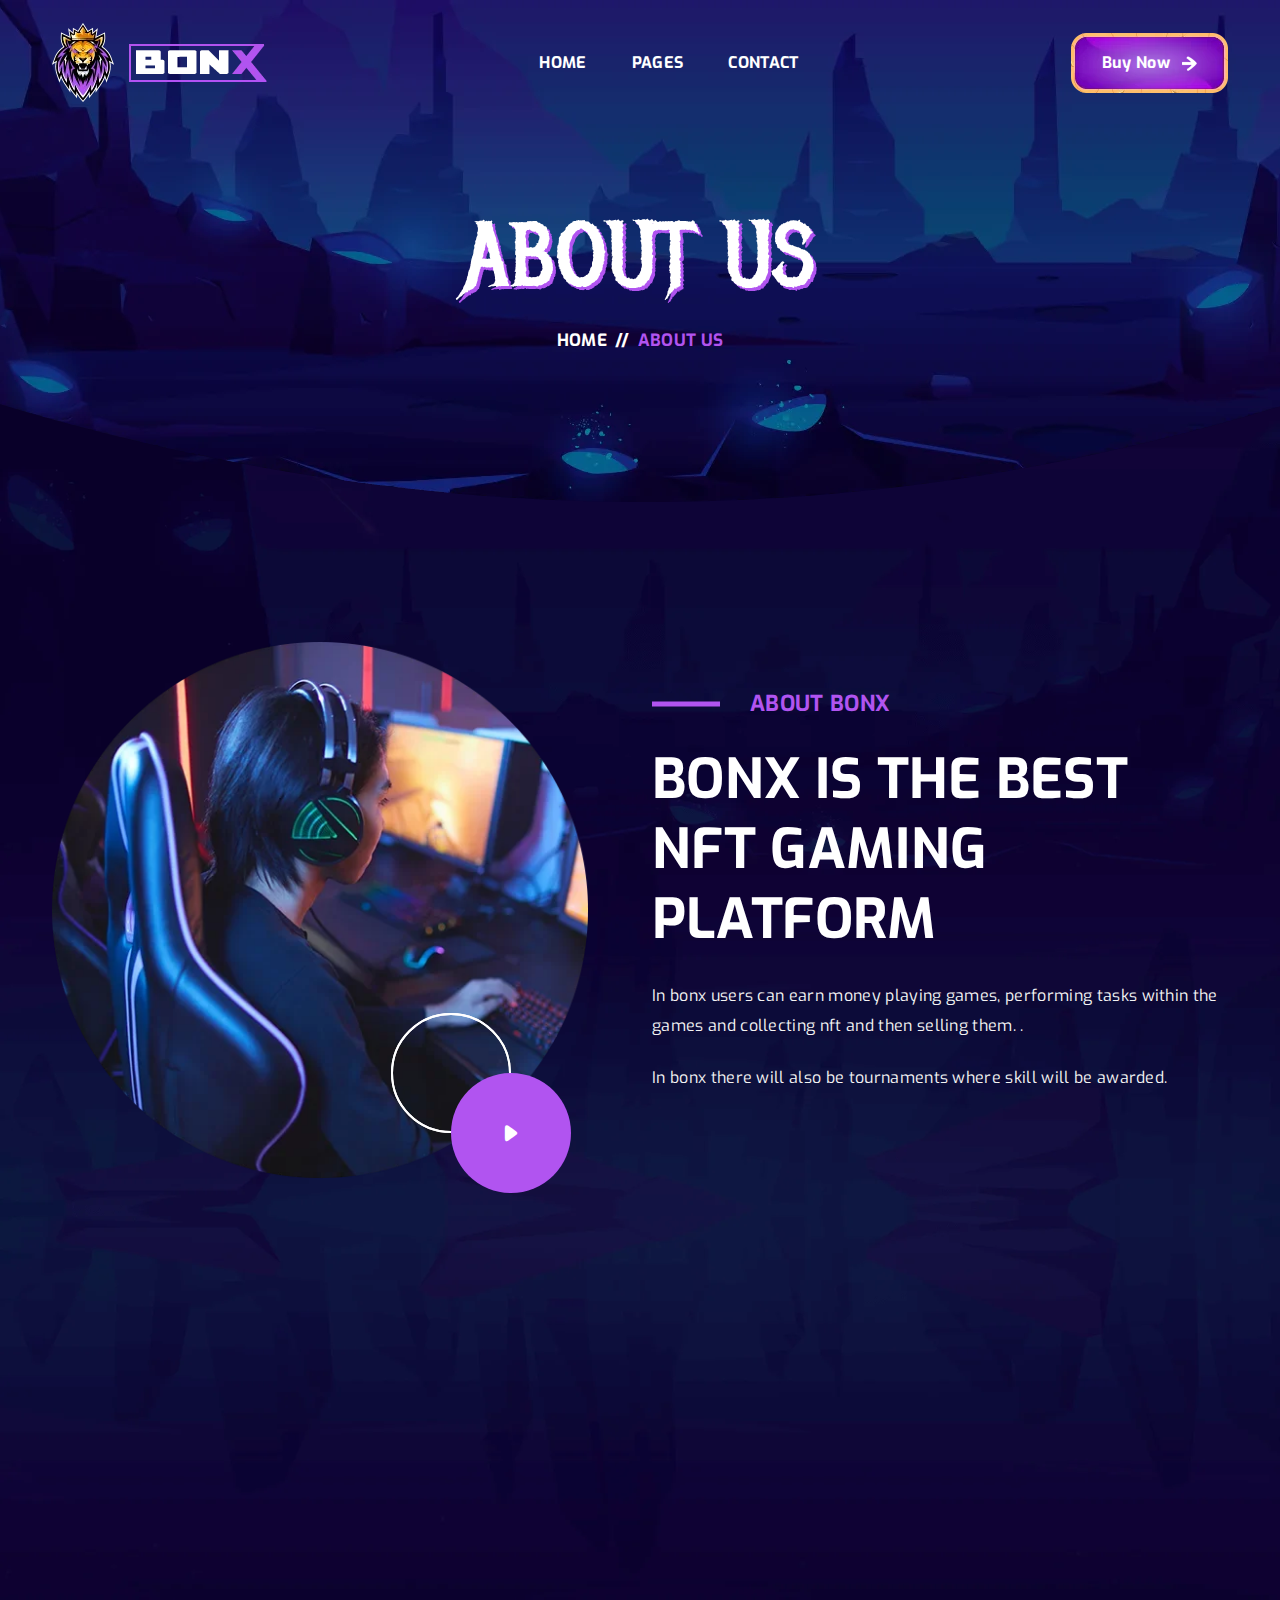
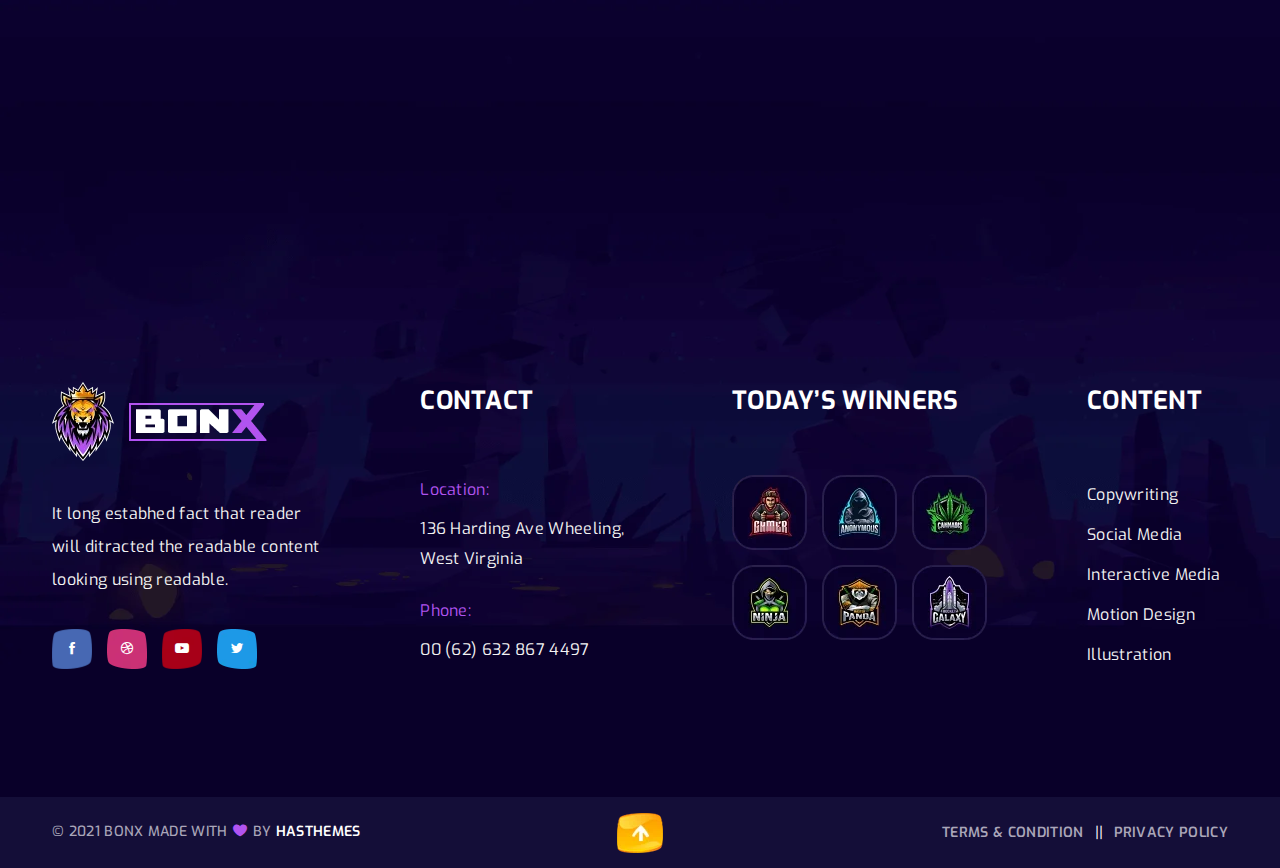
<file: about.html>
<!doctype html>
<html class="no-js" lang="en">

<head>
    <meta charset="utf-8">
    <meta http-equiv="x-ua-compatible" content="ie=edge">
    <title>About us</title>
    <meta name="description" content="240+ Best Bootstrap Templates are available on this website. Find your template for your project compatible with the most popular HTML library in the world."/>
    <meta name="viewport" content="width=device-width, initial-scale=1">
    
    <!-- Add site Favicon -->
    <link rel="shortcut icon" href="assets/img/favicon.ico" type="image/png">

    <!-- CSS 
    ========================= -->
    <link rel="preconnect" href="https://fonts.googleapis.com">
    <link rel="preconnect" href="https://fonts.gstatic.com" crossorigin>
    <link href="https://fonts.googleapis.com/css2?family=Exo:ital,wght@0,100;0,200;0,300;0,400;0,500;0,600;0,700;0,800;0,900;1,100;1,200;1,300;1,400;1,500;1,600;1,700;1,800;1,900&family=Metal+Mania&display=swap" rel="stylesheet">

    <link rel="stylesheet" href="assets/css/vendor/bootstrap.min.css">
    <link rel="stylesheet" href="assets/css/slick.css">
    <link rel="stylesheet" href="assets/css/icofont.min.css">
    <link rel="stylesheet" href="assets/css/animate.css">
    <link rel="stylesheet" href="assets/css/nice-select.css">
    <link rel="stylesheet" href="assets/css/magnific-popup.css">
    <!-- Main Style CSS -->
    <link rel="stylesheet" href="assets/css/style.css">
</head>

<body class="body__bg" data-bgimg="assets/img/bg/body-bg2.webp">
   
  
     <!--offcanvas menu area start-->
     <div class="body_overlay">
                
    </div>
    <div class="offcanvas_menu">
        <div class="container">
            <div class="row">
                <div class="col-12">
                    <div class="offcanvas_menu_wrapper">
                        <div class="canvas_close">
                            <a href="javascript:void(0)"><i class="icofont-close"></i></a>  
                        </div>
                        <div id="menu" class="text-left ">
                            <ul class="offcanvas_main_menu">
                                <li class="menu-item-has-children active">
                                    <a href="index.html">Home</a>
                                </li>
                               
                                <li class="menu-item-has-children"><a href="#">Pages</a>
                                    <ul class="sub-menu">
                                        <li><a href="about.html">About Us</a></li>
                                    
                                        <li><a href="faq.html">Faq Page</a></li>
                                        <li><a href="players.html">Tokenomics</a></li>
                                        
                                        <li><a href="404.html">Road-Map</a></li>
                                    </ul>
                                </li>
                                
                                <li class="menu-item-has-children"><a href="contact.html">Contact Us</a></li>
                            </ul>
                        </div>
                    </div>
                </div>
            </div>
        </div>
    </div>
    <!--offcanvas menu area end-->

    <!--header area start-->
    <header class="header_section header_transparent sticky-header">
        <div class="container">
            <div class="row">
                <div class="col-12">
                    <div class="main_header d-flex justify-content-between align-items-center">
                        <div class="header_logo">
                            <a class="sticky_none" href="index.html"><img src="assets/img/logo/logo.webp" alt=""></a>
                        </div>
                        <!--main menu start-->
                        <div class="main_menu d-none d-lg-block"> 
                            <nav>  
                                <ul class="d-flex">
                                    <li><a href="index.html">Home</a></li> 
                                 
                                    <li><a href="#">Pages</a>
                                        <ul class="sub_menu">
                                            <li><a href="about.html">About Us</a></li>
                                           
                                            <li><a href="faq.html">Faq Page</a></li>
                                            <li><a href="players.html">Tokenomics</a></li>
                                            
                                            <li><a href="404.html">Road-Map</a></li>
                                        </ul>
                                    </li>
                                    
                                    <li><a href="contact.html">Contact</a></li>
                                </ul>  
                            </nav>
                        </div>
                        <!--main menu end-->
                        <div class="header_right_sidebar d-flex align-items-center">
                            <div class="sing_up_btn">
                                <a class="btn btn-link" href="#">Buy Now <img src="assets/img/icon/arrrow-icon2.webp" alt=""> </a>
                            </div>
                            <div class="canvas_open">
                                <a href="javascript:void(0)"><i class="icofont-navigation-menu"></i></a>
                            </div>
                        </div>
                    </div>
                </div>
            </div>
        </div>
    </header>
    <!--header area end-->

    <!-- breadcrumbs area start -->
    <div class="breadcrumbs_aree breadcrumbs_bg mb-140" data-bgimg="assets/img/bg/breadcrumbs-bg.webp">
        <div class="container">
            <div class="row">
                <div class="col-12">
                    <div class="breadcrumbs_text text-center">
                        <h1>about us</h1>
                        <ul class="d-flex justify-content-center">
                            <li><a href="index.html">Home </a></li>
                            <li> <span>//</span></li>
                            <li>  about us</li>
                        </ul>
                    </div>
                </div>
            </div>
        </div>
    </div>
    <!-- breadcrumbs area end -->

    <!-- page wrapper start -->
    <div class="page_wrapper">

        <!-- about section start -->
        <section class="about_section">
            <div class="container">
                <div class="row align-items-center">
                    <div class="col-lg-6">
                        <div class="about_thumb wow fadeInUp" data-wow-delay="0.1s" data-wow-duration="1.1s">
                            <img src="assets/img/others/about-thumb.webp" alt="">
                            <div class="about_video_btn">
                                <a class="video_popup" href="https://www.youtube.com/watch?v=eS9Qm4AOOBY">
                                    <i class="icofont-ui-play"></i>
                                </a>
                            </div>
                        </div>
                    </div>
                    <div class="col-lg-6">
                        <div class="about_sidebar wow fadeInUp" data-wow-delay="0.2s" data-wow-duration="1.2s">
                            <div class="about_title">
                                <h5>ABOUT BONX </h5>
                                <h2>Bonx is the best nft gaming platform
</h2>
                            </div>
                            <div class="about_desc">
                                <p>In bonx users can earn money playing games, performing tasks within the games and collecting nft and then selling them.
.</p>
                                <p>In bonx there will also be tournaments where skill will be awarded.
</p>
                            </div>
                          
                        </div>
                    </div>
                </div>
            </div>
        </section>
        <!-- about section end -->

       
        <!-- counterup section end -->

       

        <!-- gamer team section start -->
        <section class="gamer_team_section mb-140">
            <div class="container">
                <div class="section_title text-center wow fadeInUp mb-60" data-wow-delay="0.1s" data-wow-duration="1.1s">
                    <h2>MEET TEAM</h2>
                    
                </div>
                <div class="gamer_team_inner">
                    <div class="row">
                        <div class="col-lg-4 col-md-6 col-sm-6">
                            <div class="gamer_single_team wow fadeInUp" data-wow-delay="0.1s" data-wow-duration="1.1s">
                                <div class="gamer_team_thumb">
                                    <a href="#"><img src="assets/img/others/team1.webp" alt=""></a>
                                    <div class="gamer_team_text">
                                        <h3><a href="#">Tasia Mancuso</a></h3>
                                        <span>CEO & Founder</span>
                                    </div>
                                </div>
                            </div>
                        </div>
                        <div class="col-lg-4 col-md-6 col-sm-6">
                            <div class="gamer_single_team wow fadeInUp" data-wow-delay="0.2s" data-wow-duration="1.2s">
                                <div class="gamer_team_thumb">
                                    <a href="#"><img src="assets/img/others/team2.webp" alt=""></a>
                                    <div class="gamer_team_text">
                                        <h3><a href="#">Rosaline Emmons</a></h3>
                                        <span>Team Leader</span>
                                    </div>
                                </div>
                            </div>
                        </div>
                        <div class="col-lg-4 col-md-6 col-sm-6">
                            <div class="gamer_single_team wow fadeInUp" data-wow-delay="0.3s" data-wow-duration="1.3s">
                                <div class="gamer_team_thumb">
                                    <a href="#"><img src="assets/img/others/team3.webp" alt=""></a>
                                    <div class="gamer_team_text">
                                        <h3><a href="#">Wilburn Behrens</a></h3>
                                        <span>Team Member</span>
                                    </div>
                                </div>
                            </div>
                        </div>
                    </div>
                </div>
               
            </div>
        </section>
        <!-- gamer team section end -->

         
        <!-- testimonial section end -->

    
        <!-- gaming update section end -->

    </div>
    <!-- page wrapper end -->

    <!--footer area start-->
    <footer class="footer_widgets">
        <div class="main_footer">
            <div class="container">
                <div class="row">
                    <div class="col-12">
                        <div class="main_footer_inner d-flex">
                            <div class="footer_widget_list">
                                <div class="footer_logo">
                                    <a href="#"><img src="assets/img/logo/logo.webp" alt=""></a>
                                </div>
                                <div class="footer_contact_desc">
                                    <p>It long estabhed fact that reader
                                        will ditracted the readable content
                                        looking using readable.</p>
                                </div>
                                <div class="footer_social">
                                    <ul class="d-flex">
                                        <li><a class="facebook" href="https://www.facebook.com"><i class="icofont-facebook"></i></a></li>
                                        <li><a class="dribbble" href="https://dribbble.com"><i class="icofont-dribbble"></i></a></li>
                                        <li><a class="youtube" href="https://www.youtube.com"><i class="icofont-youtube-play"></i></a></li>
                                        <li><a class="twitter" href="https://twitter.com"><i class="icofont-twitter"></i></a></li>
                                    </ul>
                                </div>
                            </div>
                            <div class="footer_widget_list contact">
                                <h3>Contact</h3>
                                <div class="footer_contact_info">
                                    <div class="footer_contact_info_list">
                                        <span>Location:</span>
                                        <p>136 Harding Ave
                                            Wheeling, West Virginia</p>
                                    </div>
                                    <div class="footer_contact_info_list">
                                        <span>Phone:</span>
                                        <p><a href="#">00 (62) 632 867 4497</a></p>
                                    </div>
                                </div>
                            </div>
                            <div class="footer_widget_list">
                                <h3>today’s winners</h3>
                                <div class="footer_winners_gallery">
                                    <div class="footer_winners_list d-flex">
                                        <div class="footer_winners_thumb">
                                            <a href="game-details.html"><img src="assets/img/others/winners1.webp" alt=""></a>
                                        </div>
                                        <div class="footer_winners_thumb">
                                            <a href="game-details.html"><img src="assets/img/others/winners2.webp" alt=""></a>
                                        </div>
                                        <div class="footer_winners_thumb">
                                            <a href="game-details.html"><img src="assets/img/others/winners3.webp" alt=""></a>
                                        </div>
                                    </div>
                                    <div class="footer_winners_list d-flex">
                                        <div class="footer_winners_thumb">
                                            <a href="game-details.html"><img src="assets/img/others/winners4.webp" alt=""></a>
                                        </div>
                                        <div class="footer_winners_thumb">
                                            <a href="game-details.html"><img src="assets/img/others/winners5.webp" alt=""></a>
                                        </div>
                                        <div class="footer_winners_thumb">
                                            <a href="game-details.html"><img src="assets/img/others/winners6.webp" alt=""></a>
                                        </div>
                                    </div>
                                </div>
                            </div>
                            <div class="footer_widget_list footer_list_menu">
                                <h3>Content</h3>
                                <div class="footer_menu">
                                    <ul>
                                        <li><a href="about.html"> Copywriting</a></li>
                                        <li><a href="about.html">Social Media</a></li>
                                        <li><a href="about.html">Interactive Media</a></li>
                                        <li><a href="about.html">Motion Design</a></li>
                                        <li><a href="about.html">Illustration</a></li>
                                    </ul>
                                </div>
                            </div>
                        </div>
                    </div> 
                </div>
            </div>
        </div>
        <div class="footer_bottom">
            <div class="container">
                <div class="row">
                    <div class="col-12">
                        <div class="footer_bottom_inner d-flex justify-content-between">
                            <div class="copyright_right">
                                <p> © 2021  BONX  Made with  <i class="icofont-heart"></i>  by <a href="https://hasthemes.com">HasThemes</a></p>
                            </div>
                            <div class="footer_bottom_link_menu">
                                <ul class="d-flex">
                                    <li><a href="about.html">Terms & Condition  </a></li>
                                    <li><a href="about.html">Privacy Policy  </a></li>
                                </ul>
                            </div>
                            <div class="scroll__top_icon">
                                <a id="scroll-top" href="#"><img src="assets/img/icon/scroll-top.webp" alt=""></a>
                            </div>
                        </div>
                    </div>
                </div>
            </div>
        </div>
    </footer>
    <!--footer area end-->

   
<!-- JS
============================================ -->
<!--modernizr min js here-->
<script src="assets/js/vendor/modernizr-3.7.1.min.js"></script>

<!-- Vendor JS -->
<script src="assets/js/vendor/jquery-3.6.0.min.js"></script>
<script src="assets/js/vendor/jquery-migrate-3.3.2.min.js"></script>
<script src="assets/js/vendor/popper.js"></script>
<script src="assets/js/vendor/bootstrap.min.js"></script>
<script src="assets/js/slick.min.js"></script>
<script src="assets/js/wow.min.js"></script>
<script src="assets/js/jquery.nice-select.js"></script>
<script src="assets/js/jquery.magnific-popup.min.js"></script>
<script src="assets/js/jquery.counterup.min.js"></script>
<script src="assets/js/jquery-waypoints.js"></script>

<!-- Main JS -->
<script src="assets/js/main.js"></script>



</body>

</html>
</file>
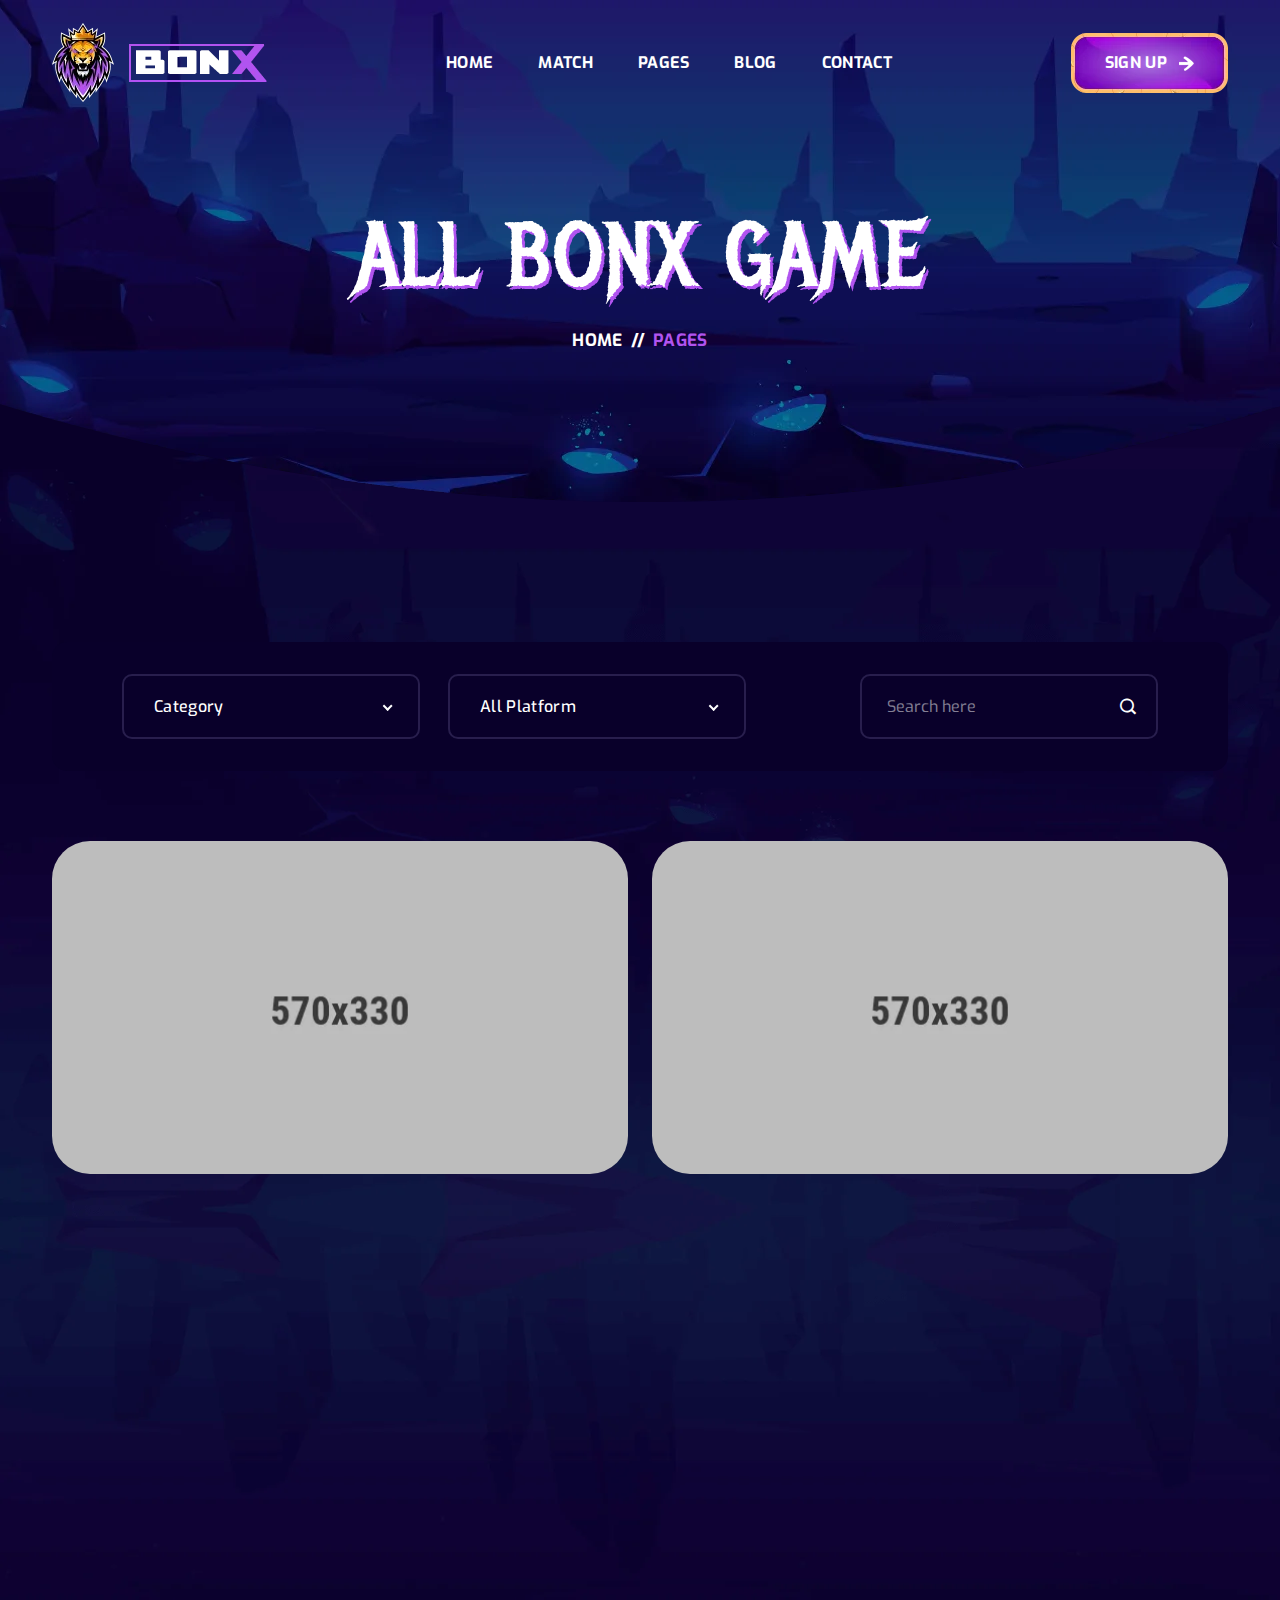
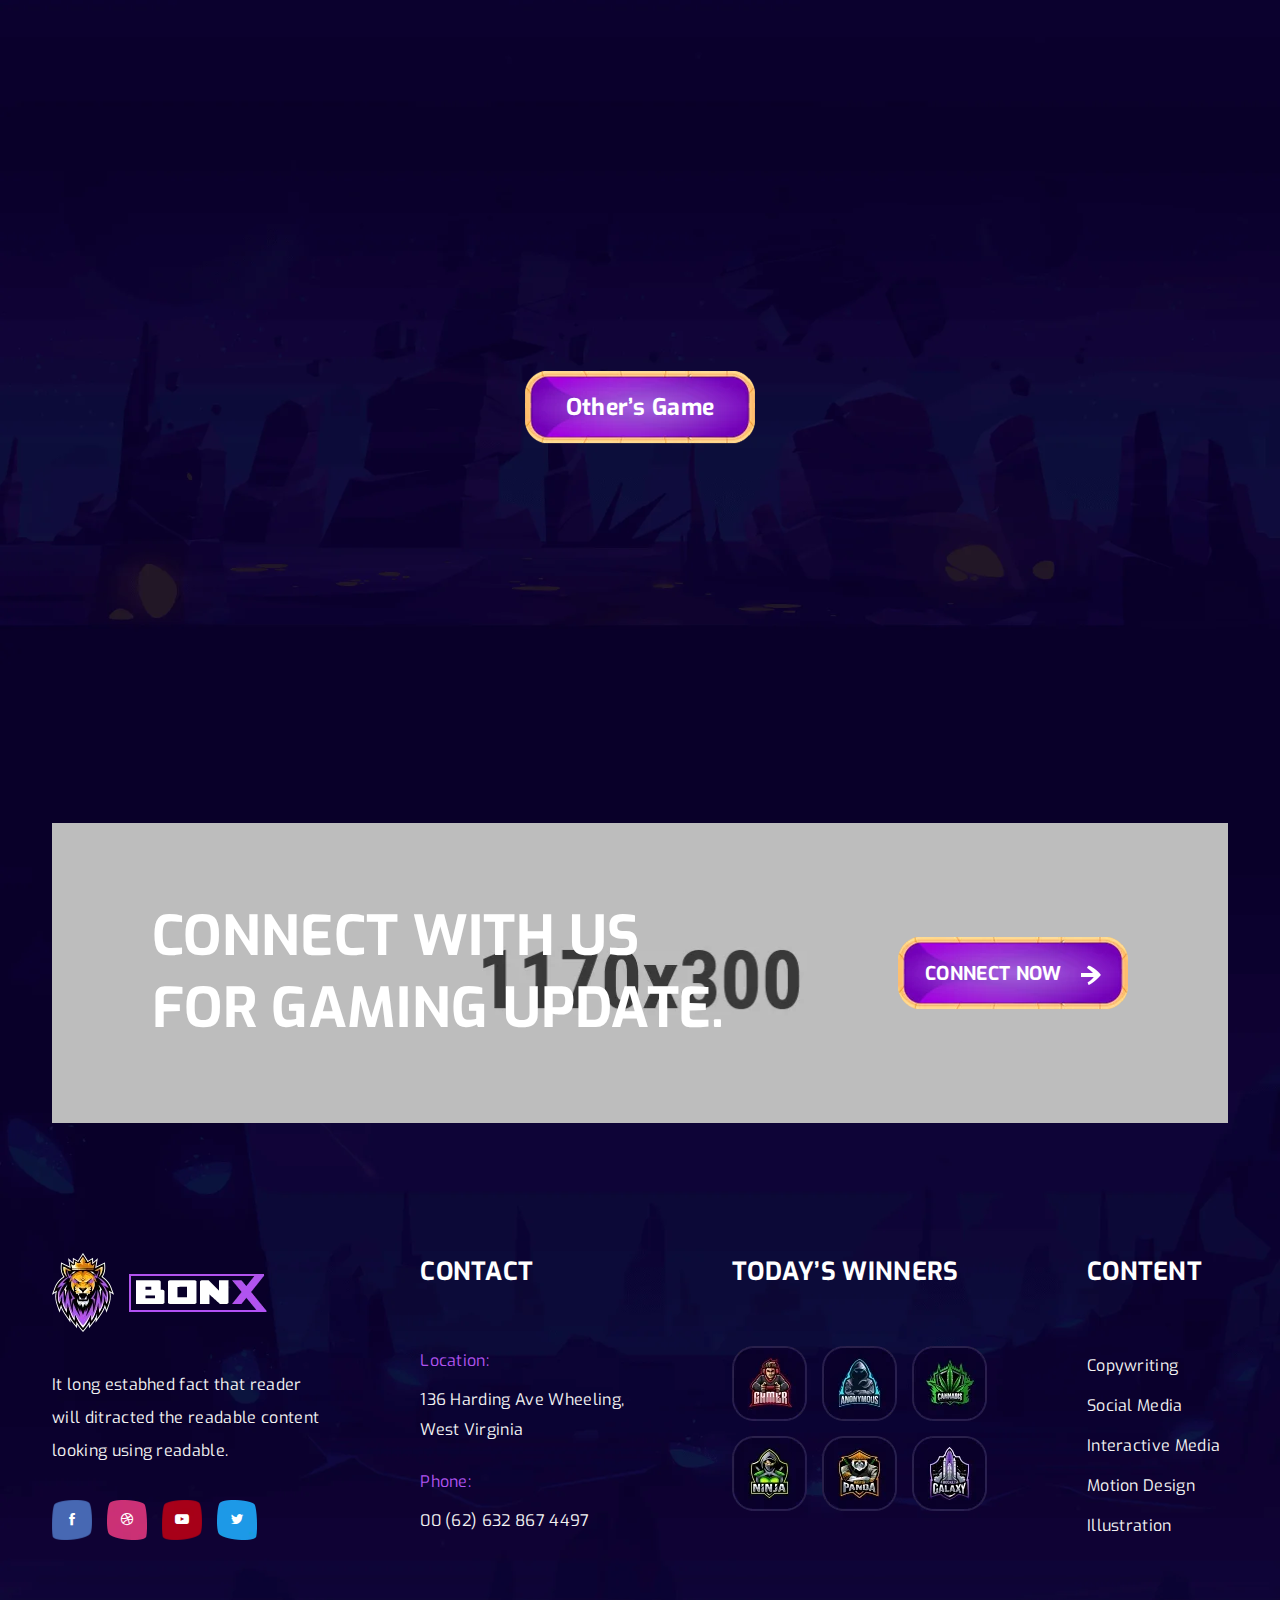
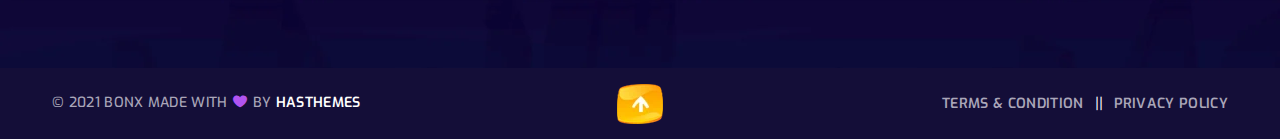
<file: all-game.html>
<!doctype html>
<html class="no-js" lang="en">

<head>
    <meta charset="utf-8">
    <meta http-equiv="x-ua-compatible" content="ie=edge">
    <title>Bonx - Gaming Website Template HTML Version</title>
    <meta name="description" content="240+ Best Bootstrap Templates are available on this website. Find your template for your project compatible with the most popular HTML library in the world."/>
    <meta name="viewport" content="width=device-width, initial-scale=1">
    
    <!-- Add site Favicon -->
    <link rel="shortcut icon" href="assets/img/favicon.ico" type="image/png">

    <!-- CSS 
    ========================= -->
    <link rel="preconnect" href="https://fonts.googleapis.com">
    <link rel="preconnect" href="https://fonts.gstatic.com" crossorigin>
    <link href="https://fonts.googleapis.com/css2?family=Exo:ital,wght@0,100;0,200;0,300;0,400;0,500;0,600;0,700;0,800;0,900;1,100;1,200;1,300;1,400;1,500;1,600;1,700;1,800;1,900&family=Metal+Mania&display=swap" rel="stylesheet">

    <link rel="stylesheet" href="assets/css/vendor/bootstrap.min.css">
    <link rel="stylesheet" href="assets/css/slick.css">
    <link rel="stylesheet" href="assets/css/icofont.min.css">
    <link rel="stylesheet" href="assets/css/animate.css">
    <link rel="stylesheet" href="assets/css/nice-select.css">
    <link rel="stylesheet" href="assets/css/magnific-popup.css">
    <!-- Main Style CSS -->
    <link rel="stylesheet" href="assets/css/style.css">
    </head>

<body class="body__bg" data-bgimg="assets/img/bg/body-bg2.webp">
   
  
     <!--offcanvas menu area start-->
     <div class="body_overlay">
                
    </div>
    <div class="offcanvas_menu">
        <div class="container">
            <div class="row">
                <div class="col-12">
                    <div class="offcanvas_menu_wrapper">
                        <div class="canvas_close">
                            <a href="javascript:void(0)"><i class="icofont-close"></i></a>  
                        </div>
                        <div id="menu" class="text-left ">
                            <ul class="offcanvas_main_menu">
                                <li class="menu-item-has-children active">
                                    <a href="index.html">Home</a>
                                </li>
                                <li class="menu-item-has-children"><a href="#">Match</a>
                                    <ul class="sub-menu">
                                        <li><a href="match.html">Match Page</a></li>
                                        <li><a href="match-details.html">Match Details</a></li>
                                    </ul>
                                </li>
                                <li class="menu-item-has-children"><a href="#">Pages</a>
                                    <ul class="sub-menu">
                                        <li><a href="about.html">About Us</a></li>
                                        <li><a href="all-game.html">All Game</a></li>
                                        <li><a href="game-details.html">Game Details</a></li>
                                        <li><a href="faq.html">Faq Page</a></li>
                                        <li><a href="players.html">Players</a></li>
                                        <li><a href="player-details.html">Player Details</a></li>
                                        <li><a href="404.html">Error 404</a></li>
                                    </ul>
                                </li>
                                <li class="menu-item-has-children">
                                    <a href="#">blog</a>
                                    <ul class="sub-menu">
                                        <li><a href="blog-left-sidebar.html">Blog Left Sidebar</a></li>
                                        <li><a href="blog-right-sidebar.html">Blog Right Sidebar</a></li>
                                        <li><a href="blog-without-sidebar.html">Blog Without Sidebar</a></li>
                                         <li><a href="blog-grid-left-sidebar.html">Blog Grid Left Sidebar</a></li>
                                            <li><a href="blog-grid-right-sidebar.html">Blog Grid Right Sidebar</a></li>
                                        <li><a href="blog-grid-without-sidebar.html">Blog Grid Without Sidebar</a></li>
                                        <li><a href="blog-details-left-sidebar.html">Blog Details Left Sidebar</a></li>
                                        <li><a href="blog-details-right-sidebar.html">Blog Details Right Sidebar</a></li>
                                        <li><a href="blog-details.html">Blog Details</a></li>
                                    </ul>
                                </li>
                                <li class="menu-item-has-children"><a href="contact.html">Contact Us</a></li>
                            </ul>
                        </div>
                    </div>
                </div>
            </div>
        </div>
    </div>
    <!--offcanvas menu area end-->

    <!--header area start-->
    <header class="header_section header_transparent sticky-header">
        <div class="container">
            <div class="row">
                <div class="col-12">
                    <div class="main_header d-flex justify-content-between align-items-center">
                        <div class="header_logo">
                            <a class="sticky_none" href="index.html"><img src="assets/img/logo/logo.webp" alt=""></a>
                        </div>
                        <!--main menu start-->
                        <div class="main_menu d-none d-lg-block"> 
                            <nav>  
                                <ul class="d-flex">
                                    <li><a href="index.html">Home</a></li> 
                                    <li><a href="match.html">Match</a>
                                        <ul class="sub_menu">
                                            <li><a href="match.html">Match Page</a></li>
                                            <li><a href="match-details.html">Match Details</a></li>
                                        </ul>
                                    </li>
                                    <li><a href="#">Pages</a>
                                        <ul class="sub_menu">
                                            <li><a href="about.html">About Us</a></li>
                                            <li><a href="all-game.html">All Game</a></li>
                                            <li><a href="game-details.html">Game Details</a></li>
                                            <li><a href="faq.html">Faq Page</a></li>
                                            <li><a href="players.html">Players</a></li>
                                            <li><a href="player-details.html">Player Details</a></li>
                                            <li><a href="404.html">Error 404</a></li>
                                        </ul>
                                    </li>
                                    <li><a href="blog-left-sidebar.html">blog</a>
                                        <ul class="sub_menu">
                                            <li><a href="blog-left-sidebar.html">Blog Left Sidebar</a></li>
                                            <li><a href="blog-right-sidebar.html">Blog Right Sidebar</a></li>
                                            <li><a href="blog-without-sidebar.html">Blog Without Sidebar</a></li>
                                             <li><a href="blog-grid-left-sidebar.html">Blog Grid Left Sidebar</a></li>
                                            <li><a href="blog-grid-right-sidebar.html">Blog Grid Right Sidebar</a></li>
                                            <li><a href="blog-grid-without-sidebar.html">Blog Grid Without Sidebar</a></li>
                                            <li><a href="blog-details-left-sidebar.html">Blog Details Left Sidebar</a></li>
                                            <li><a href="blog-details-right-sidebar.html">Blog Details Right Sidebar</a></li>
                                            <li><a href="blog-details.html">Blog Details</a></li>
                                        </ul>
                                    </li>
                                    <li><a href="contact.html">Contact</a></li>
                                </ul>  
                            </nav>
                        </div>
                        <!--main menu end-->
                        <div class="header_right_sidebar d-flex align-items-center">
                            <div class="sing_up_btn">
                                <a class="btn btn-link" href="#">SIGN UP <img src="assets/img/icon/arrrow-icon2.webp" alt=""> </a>
                            </div>
                            <div class="canvas_open">
                                <a href="javascript:void(0)"><i class="icofont-navigation-menu"></i></a>
                            </div>
                        </div>
                    </div>
                </div>
            </div>
        </div>
    </header>
    <!--header area end-->

    <!-- breadcrumbs area start -->
    <div class="breadcrumbs_aree breadcrumbs_bg mb-140" data-bgimg="assets/img/bg/breadcrumbs-bg.webp">
        <div class="container">
            <div class="row">
                <div class="col-12">
                    <div class="breadcrumbs_text text-center">
                        <h1>All bonx game</h1>
                        <ul class="d-flex justify-content-center">
                            <li><a href="index.html">Home </a></li>
                            <li> <span>//</span></li>
                            <li>  PAGES</li>
                        </ul>
                    </div>
                </div>
            </div>
        </div>
    </div>
    <!-- breadcrumbs area end -->

    <!-- page wrapper start -->
    <div class="page_wrapper">

        <!-- popular gaming  section start -->
        <div class="gaming_page_section mb-125">
            <div class="container">
                <div class="gaming_page_header mb-70">
                    <form action="#">
                        <div class="gaming_header_inner d-flex justify-content-between">
                            <div class="gaming_form_left d-flex">
                                <div class="gaming_form_list">
                                    <select>
                                        <option selected value="1">Category</option>
                                        <option value="2">Category2</option>
                                        <option value="3">Category3</option>
                                        <option value="4">Category4</option>
                                    </select>
                                </div>
                                <div class="gaming_form_list">
                                    <select>
                                        <option selected value="1">All Platform</option>
                                        <option value="2">Platform2</option>
                                        <option value="3">Platform3</option>
                                        <option value="4">Platform4</option>
                                    </select>
                                </div>
                            </div>
                            <div class="gaming_form_search">
                                <input placeholder="Search here" type="text">
                                <button><i class="icofont-search-1"></i></button>
                            </div>
                        </div>
                    </form>
                </div>
                <div class="gaming_page_inner">
                    <div class="row">
                        <div class="col-lg-6 col-md-6">
                            <div class="popular_gaming_thumb wow fadeInUp" data-wow-delay="0.1s" data-wow-duration="1.1s">
                                <a href="game-details.html"><img src="assets/img/others/popular-game-thumb1.webp" alt=""></a>
                                <div class="gaming_details_btn">
                                        <a class="btn btn-link" href="game-details.html">Game Details <img src="assets/img/icon/arrrow-icon.webp" alt=""> </a>
                                </div>
                            </div>
                        </div>
                        <div class="col-lg-6 col-md-6">
                            <div class="popular_gaming_thumb wow fadeInUp" data-wow-delay="0.2s" data-wow-duration="1.2s">
                            <a href="game-details.html"><img src="assets/img/others/popular-game-thumb2.webp" alt=""></a>
                            <div class="gaming_details_btn">
                                    <a class="btn btn-link" href="game-details.html">Game Details <img src="assets/img/icon/arrrow-icon.webp" alt=""> </a>
                                </div>
                            </div>
                        </div>
                        <div class="col-lg-6 col-md-6">
                            <div class="popular_gaming_thumb wow fadeInUp" data-wow-delay="0.3s" data-wow-duration="1.3s">
                            <a href="game-details.html"><img src="assets/img/others/popular-game-thumb3.webp" alt=""></a>
                                <div class="gaming_details_btn">
                                    <a class="btn btn-link" href="game-details.html">Game Details <img src="assets/img/icon/arrrow-icon.webp" alt=""> </a>
                                </div>
                            </div>
                        </div>
                        <div class="col-lg-6 col-md-6">
                            <div class="popular_gaming_thumb wow fadeInUp" data-wow-delay="0.4s" data-wow-duration="1.4s">
                            <a href="game-details.html"><img src="assets/img/others/popular-game-thumb4.webp" alt=""></a>
                                <div class="gaming_details_btn">
                                    <a class="btn btn-link" href="game-details.html">Game Details <img src="assets/img/icon/arrrow-icon.webp" alt=""> </a>
                                </div>
                            </div>
                        </div>
                        <div class="col-lg-6 col-md-6">
                            <div class="popular_gaming_thumb wow fadeInUp" data-wow-delay="0.1s" data-wow-duration="1.1s">
                            <a href="game-details.html"><img src="assets/img/others/popular-game-thumb5.webp" alt=""></a>
                                <div class="gaming_details_btn">
                                    <a class="btn btn-link" href="game-details.html">Game Details <img src="assets/img/icon/arrrow-icon.webp" alt=""> </a>
                                </div>
                            </div>
                        </div>
                        <div class="col-lg-6 col-md-6">
                            <div class="popular_gaming_thumb wow fadeInUp" data-wow-delay="0.2s" data-wow-duration="1.2s">
                            <a href="game-details.html"><img src="assets/img/others/popular-game-thumb2.webp" alt=""></a>
                            <div class="gaming_details_btn">
                                    <a class="btn btn-link" href="game-details.html">Game Details <img src="assets/img/icon/arrrow-icon.webp" alt=""> </a>
                                </div>
                            </div>
                        </div>
                    </div>
                </div>
                <div class="others_gane_btn text-center">
                    <a class="btn btn-link" href="#">Other’s Game </a>
                </div>
            </div>
        </div>
        <!-- popular gaming section end -->

        <!-- counterup section start -->
        <section class="counterup_section wow fadeInUp mb-130" data-wow-delay="0.1s" data-wow-duration="1.1s">
            <div class="container">
                <div class="row">
                    <div class="col-12">
                        <div class="counterup_inner d-flex justify-content-center">
                            <div class="single_counterup one">
                                <div class="counterup_text">
                                    <h2 class="counterup color1">8697</h2>
                                    <span>TWITCH STREAMS</span>
                                </div>
                            </div>
                            <div class="single_counterup two">
                                <div class="counterup_text">
                                    <h2 class="counterup color2">428</h2>
                                    <span>TOTAL GAMES</span>
                                </div>
                            </div>
                            <div class="single_counterup three">
                                <div class="counterup_text">
                                    <h2 class="counterup color3">5367</h2>
                                    <span>YOUTUBE STREAMS</span>
                                </div>
                            </div>
                            <div class="single_counterup four">
                                <div class="counterup_text">
                                    <h2 class="counterup color4">249</h2>
                                    <span>PRO TEAM</span>
                                </div>
                            </div>
                        </div>
                    </div>
                </div>
            </div>
        </section>
        <!-- counterup section end -->

        <!-- gaming update section start -->
        <section class="gaming_update_section">
            <div class="container">
                <div class="row">
                    <div class="col-12">
                        <div class="gaming_update_inner d-flex justify-content-between align-items-center" data-bgimg="assets/img/bg/gaming-update.webp">
                            <div class="gaming_update_text">
                                <h2>Connect with us <br>
                                    for gamING update.</h2>
                            </div>
                            <div class="gaming_update_btn">
                                <a class="btn btn-link" href="contact.html">CONNECT NOW <img src="assets/img/icon/arrrow-icon.webp" alt=""> </a>
                            </div>
                        </div>
                    </div>
                </div>
            </div>
        </section>
        <!-- gaming update section end -->

    </div>
    <!-- page wrapper end -->

    <!--footer area start-->
    <footer class="footer_widgets">
        <div class="main_footer">
            <div class="container">
                <div class="row">
                    <div class="col-12">
                        <div class="main_footer_inner d-flex">
                            <div class="footer_widget_list">
                                <div class="footer_logo">
                                    <a href="#"><img src="assets/img/logo/logo.webp" alt=""></a>
                                </div>
                                <div class="footer_contact_desc">
                                    <p>It long estabhed fact that reader
                                        will ditracted the readable content
                                        looking using readable.</p>
                                </div>
                                <div class="footer_social">
                                    <ul class="d-flex">
                                        <li><a class="facebook" href="https://www.facebook.com"><i class="icofont-facebook"></i></a></li>
                                        <li><a class="dribbble" href="https://dribbble.com"><i class="icofont-dribbble"></i></a></li>
                                        <li><a class="youtube" href="https://www.youtube.com"><i class="icofont-youtube-play"></i></a></li>
                                        <li><a class="twitter" href="https://twitter.com"><i class="icofont-twitter"></i></a></li>
                                    </ul>
                                </div>
                            </div>
                            <div class="footer_widget_list contact">
                                <h3>Contact</h3>
                                <div class="footer_contact_info">
                                    <div class="footer_contact_info_list">
                                        <span>Location:</span>
                                        <p>136 Harding Ave
                                            Wheeling, West Virginia</p>
                                    </div>
                                    <div class="footer_contact_info_list">
                                        <span>Phone:</span>
                                        <p><a href="#">00 (62) 632 867 4497</a></p>
                                    </div>
                                </div>
                            </div>
                            <div class="footer_widget_list">
                                <h3>today’s winners</h3>
                                <div class="footer_winners_gallery">
                                    <div class="footer_winners_list d-flex">
                                        <div class="footer_winners_thumb">
                                            <a href="game-details.html"><img src="assets/img/others/winners1.webp" alt=""></a>
                                        </div>
                                        <div class="footer_winners_thumb">
                                            <a href="game-details.html"><img src="assets/img/others/winners2.webp" alt=""></a>
                                        </div>
                                        <div class="footer_winners_thumb">
                                            <a href="game-details.html"><img src="assets/img/others/winners3.webp" alt=""></a>
                                        </div>
                                    </div>
                                    <div class="footer_winners_list d-flex">
                                        <div class="footer_winners_thumb">
                                            <a href="game-details.html"><img src="assets/img/others/winners4.webp" alt=""></a>
                                        </div>
                                        <div class="footer_winners_thumb">
                                            <a href="game-details.html"><img src="assets/img/others/winners5.webp" alt=""></a>
                                        </div>
                                        <div class="footer_winners_thumb">
                                            <a href="game-details.html"><img src="assets/img/others/winners6.webp" alt=""></a>
                                        </div>
                                    </div>
                                </div>
                            </div>
                            <div class="footer_widget_list footer_list_menu">
                                <h3>Content</h3>
                                <div class="footer_menu">
                                    <ul>
                                        <li><a href="about.html"> Copywriting</a></li>
                                        <li><a href="about.html">Social Media</a></li>
                                        <li><a href="about.html">Interactive Media</a></li>
                                        <li><a href="about.html">Motion Design</a></li>
                                        <li><a href="about.html">Illustration</a></li>
                                    </ul>
                                </div>
                            </div>
                        </div>
                    </div> 
                </div>
            </div>
        </div>
        <div class="footer_bottom">
            <div class="container">
                <div class="row">
                    <div class="col-12">
                        <div class="footer_bottom_inner d-flex justify-content-between">
                            <div class="copyright_right">
                                <p> © 2021  BONX  Made with  <i class="icofont-heart"></i>  by <a href="https://hasthemes.com">HasThemes</a></p>
                            </div>
                            <div class="footer_bottom_link_menu">
                                <ul class="d-flex">
                                    <li><a href="about.html">Terms & Condition  </a></li>
                                    <li><a href="about.html">Privacy Policy  </a></li>
                                </ul>
                            </div>
                            <div class="scroll__top_icon">
                                <a id="scroll-top" href="#"><img src="assets/img/icon/scroll-top.webp" alt=""></a>
                            </div>
                        </div>
                    </div>
                </div>
            </div>
        </div>
    </footer>
    <!--footer area end-->

   
<!-- JS
============================================ -->
<!--modernizr min js here-->
<script src="assets/js/vendor/modernizr-3.7.1.min.js"></script>

<!-- Vendor JS -->
<script src="assets/js/vendor/jquery-3.6.0.min.js"></script>
<script src="assets/js/vendor/jquery-migrate-3.3.2.min.js"></script>
<script src="assets/js/vendor/popper.js"></script>
<script src="assets/js/vendor/bootstrap.min.js"></script>
<script src="assets/js/slick.min.js"></script>
<script src="assets/js/wow.min.js"></script>
<script src="assets/js/jquery.nice-select.js"></script>
<script src="assets/js/jquery.magnific-popup.min.js"></script>
<script src="assets/js/jquery.counterup.min.js"></script>
<script src="assets/js/jquery-waypoints.js"></script>

<!-- Main JS -->
<script src="assets/js/main.js"></script>



</body>

</html>
</file>
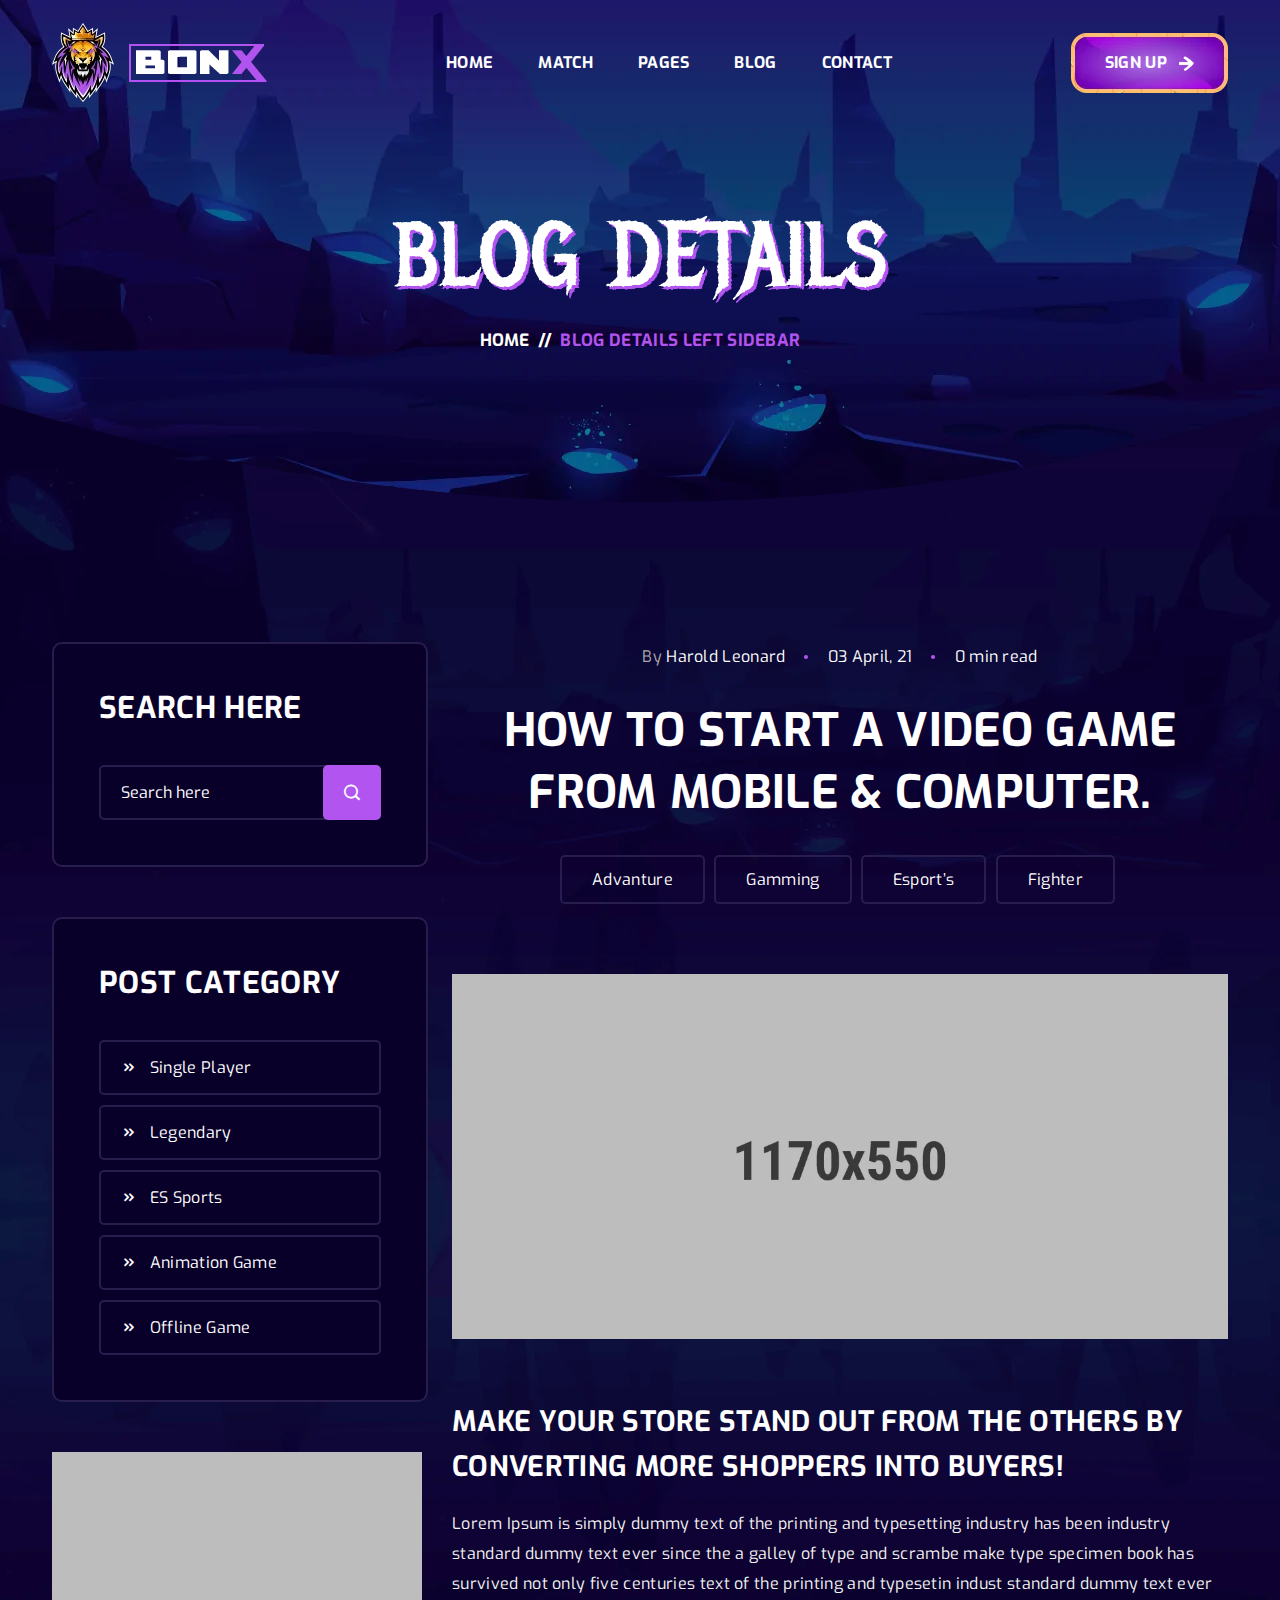
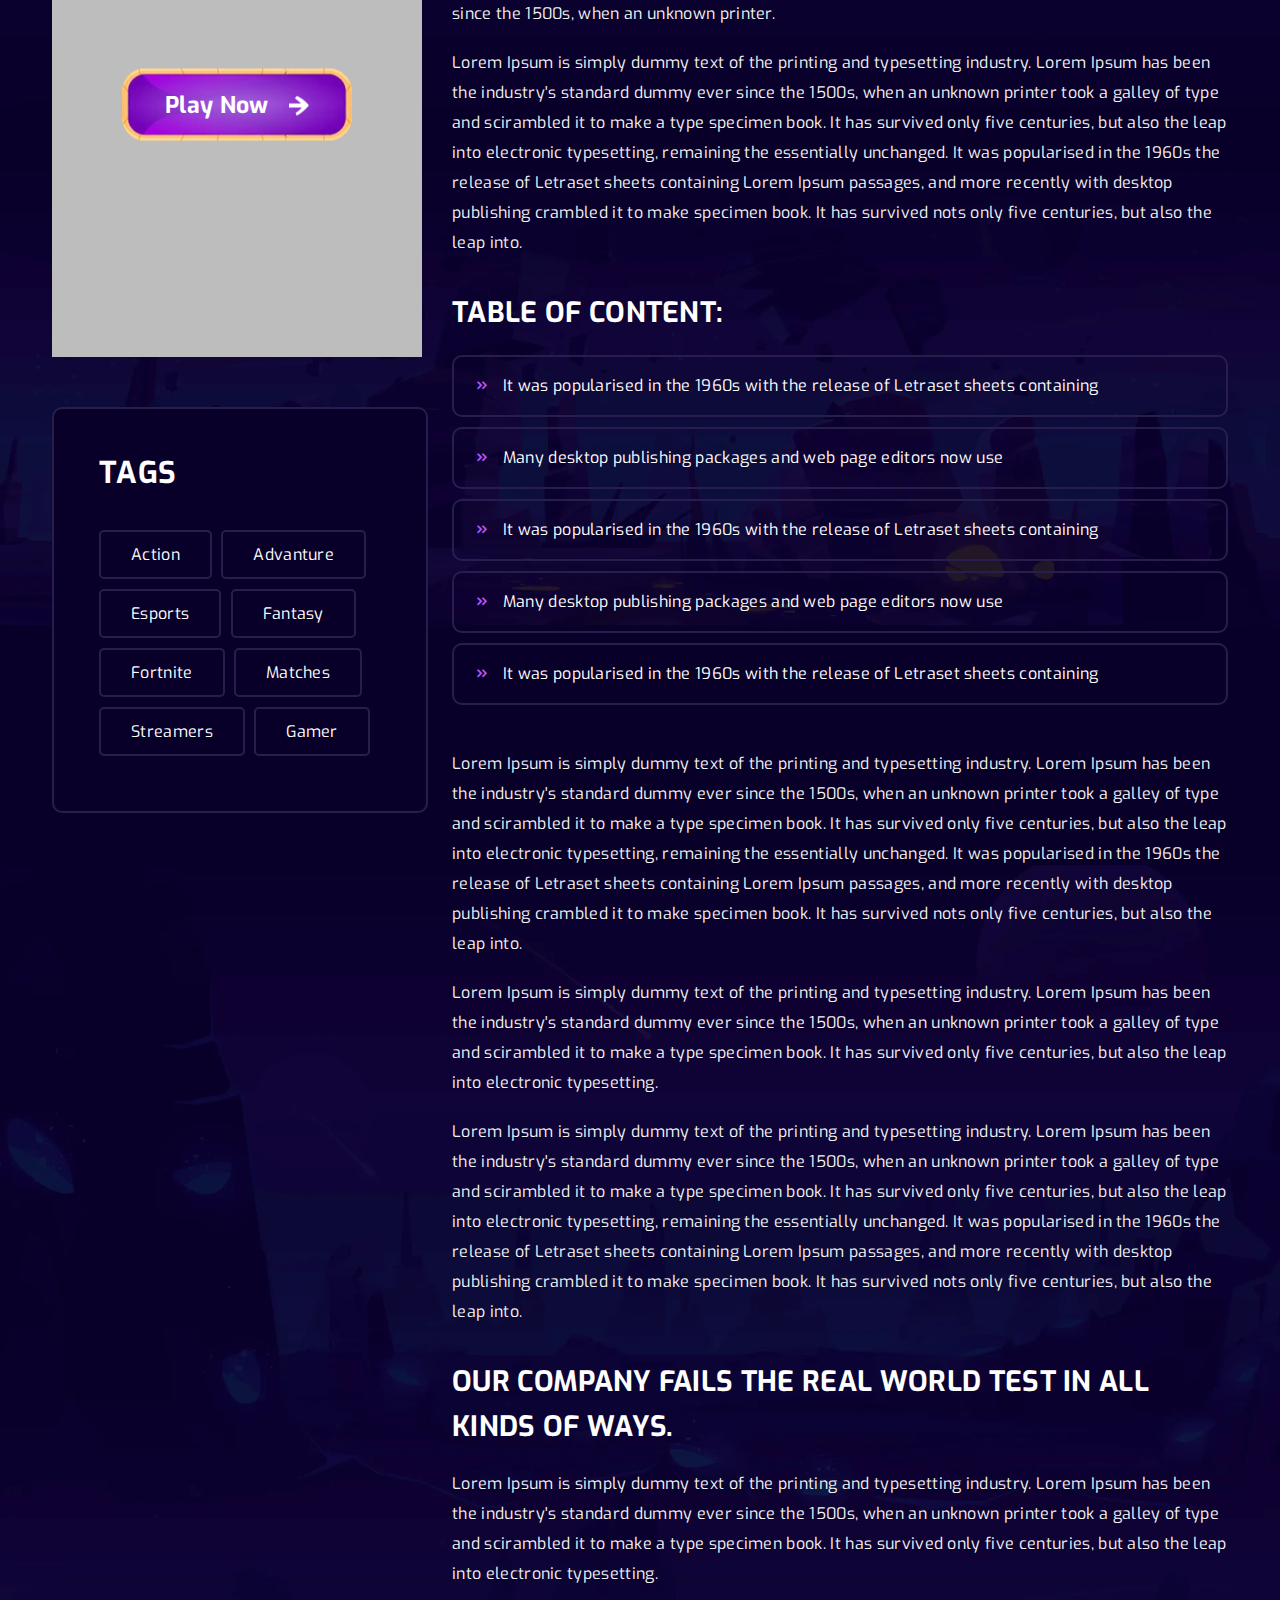
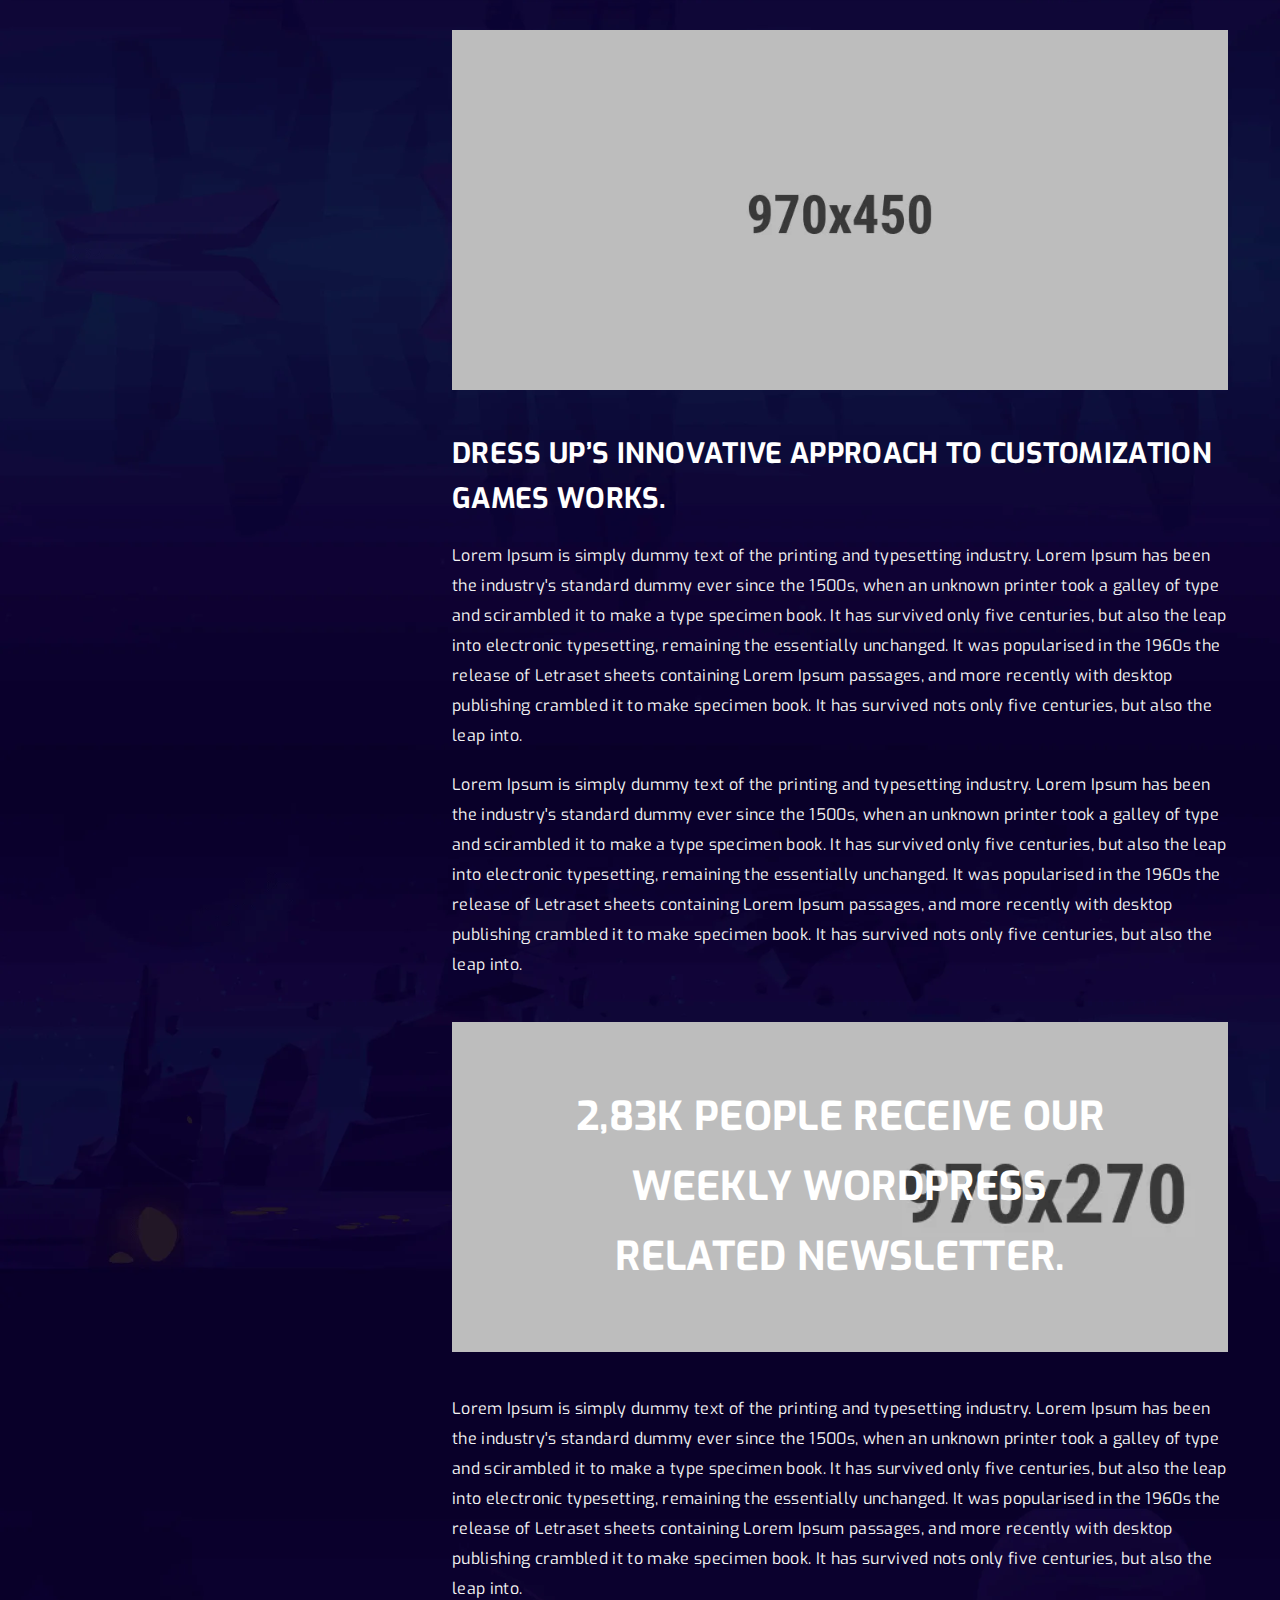
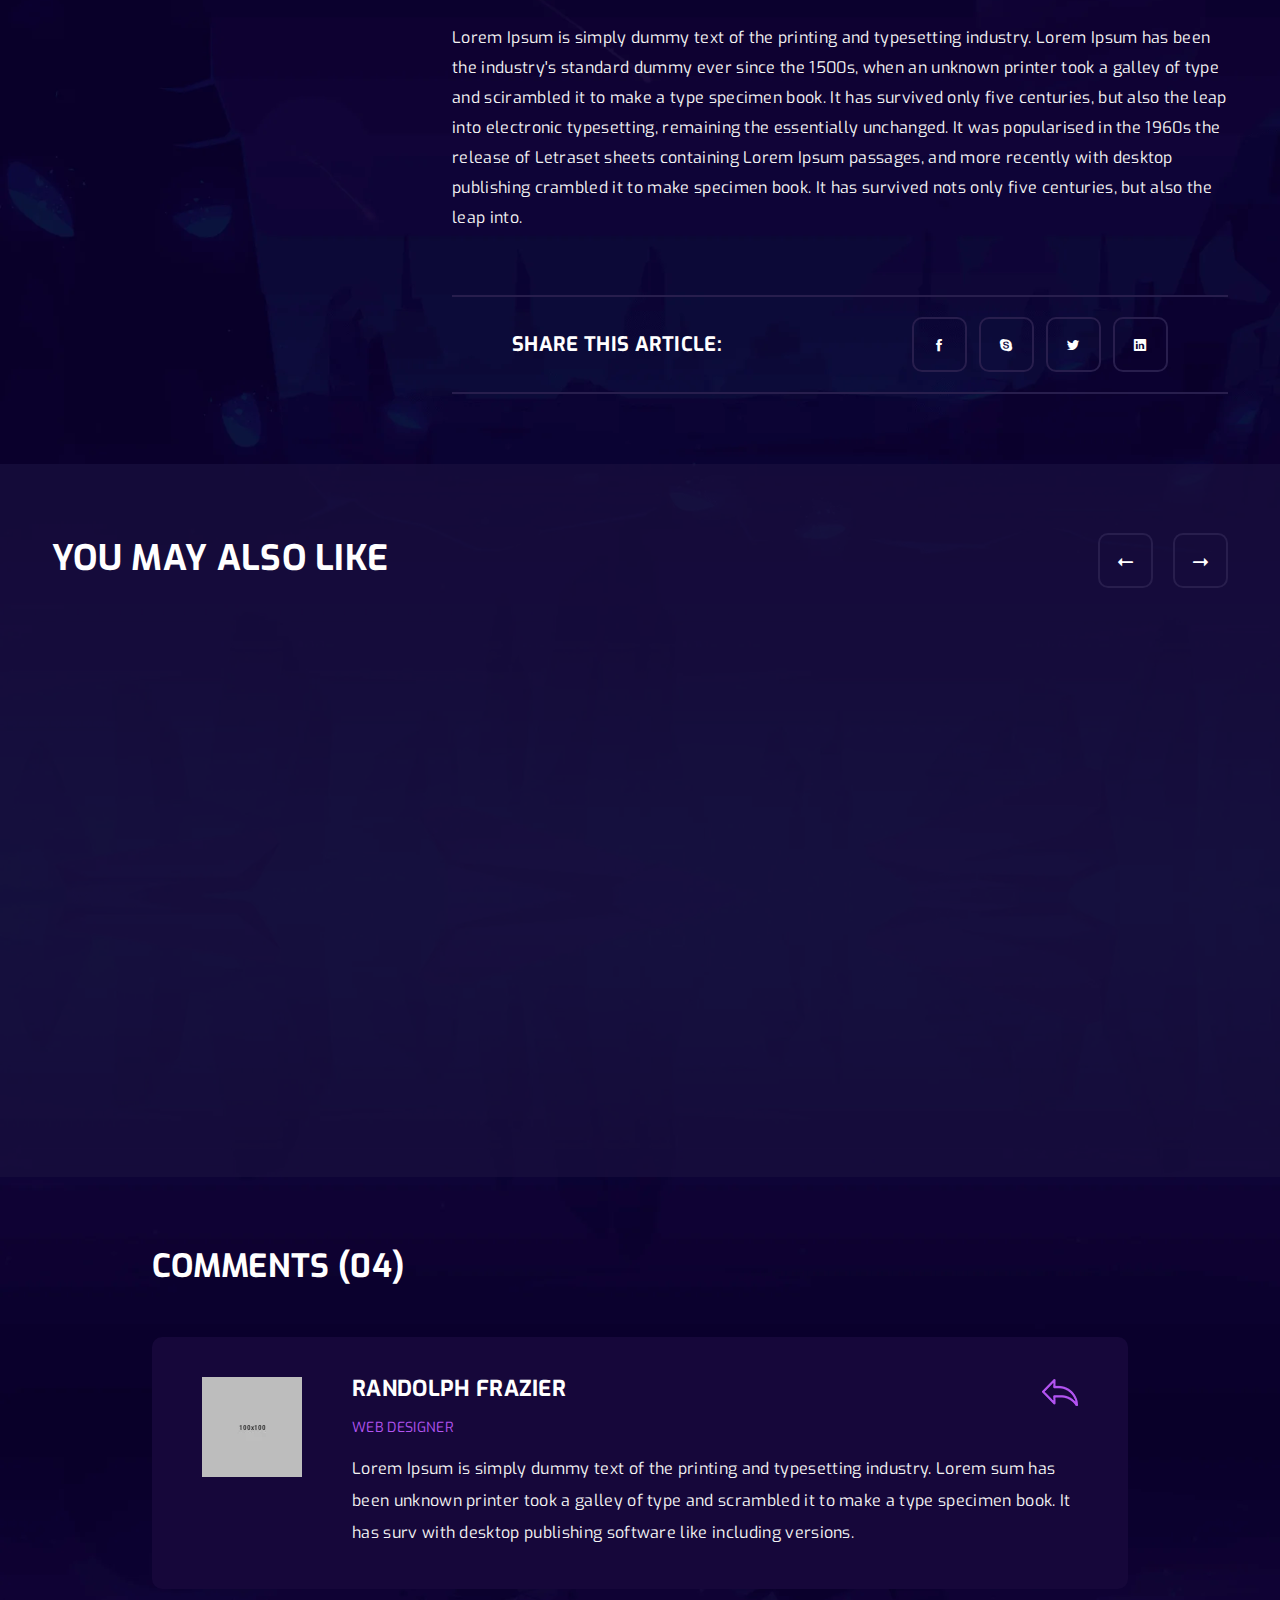
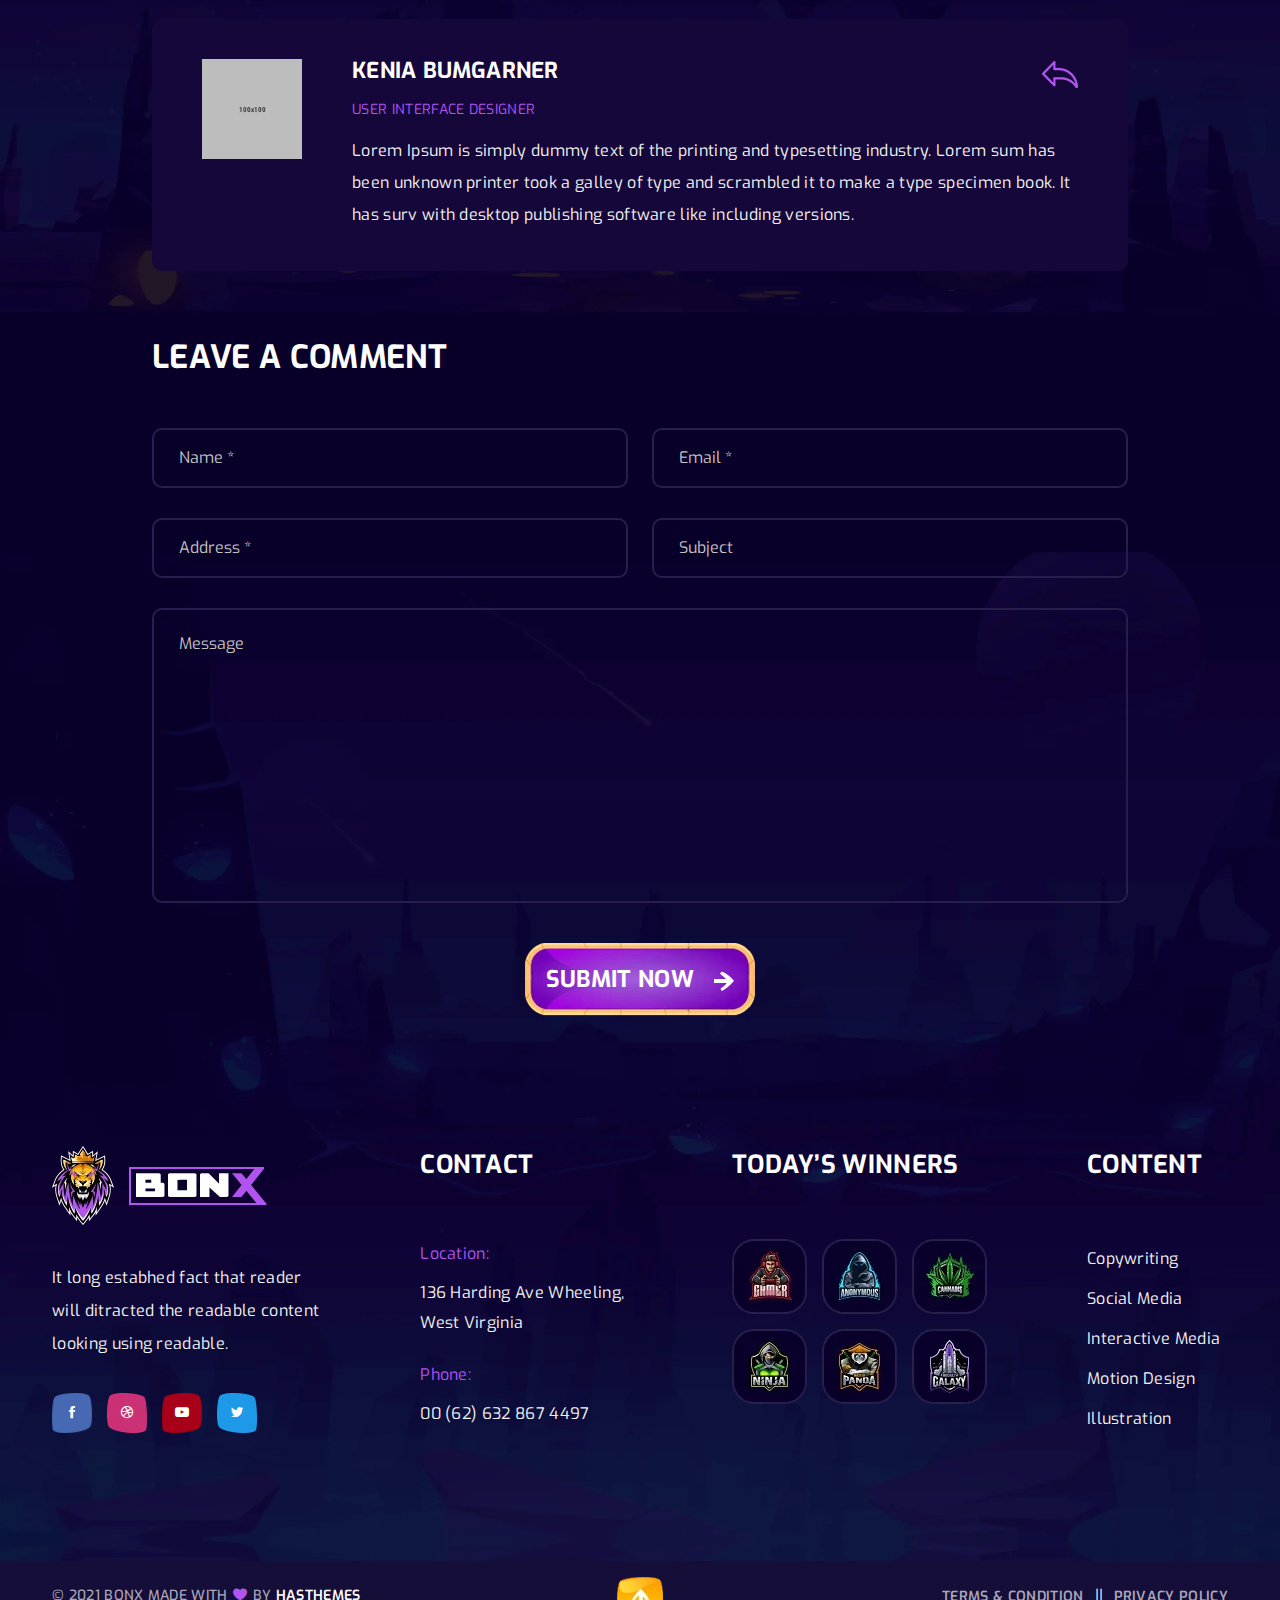
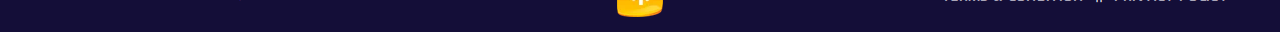
<file: blog-details-left-sidebar.html>
<!doctype html>
<html class="no-js" lang="en">

<head>
    <meta charset="utf-8">
    <meta http-equiv="x-ua-compatible" content="ie=edge">
    <title>Bonx - Gaming Website Template HTML Version</title>
    <meta name="description" content="240+ Best Bootstrap Templates are available on this website. Find your template for your project compatible with the most popular HTML library in the world."/>
    <meta name="viewport" content="width=device-width, initial-scale=1">
    
    <!-- Add site Favicon -->
    <link rel="shortcut icon" href="assets/img/favicon.ico" type="image/png">

    <!-- CSS 
    ========================= -->
    <link rel="preconnect" href="https://fonts.googleapis.com">
    <link rel="preconnect" href="https://fonts.gstatic.com" crossorigin>
    <link href="https://fonts.googleapis.com/css2?family=Exo:ital,wght@0,100;0,200;0,300;0,400;0,500;0,600;0,700;0,800;0,900;1,100;1,200;1,300;1,400;1,500;1,600;1,700;1,800;1,900&family=Metal+Mania&display=swap" rel="stylesheet">

    <link rel="stylesheet" href="assets/css/vendor/bootstrap.min.css">
    <link rel="stylesheet" href="assets/css/slick.css">
    <link rel="stylesheet" href="assets/css/icofont.min.css">
    <link rel="stylesheet" href="assets/css/animate.css">
    <link rel="stylesheet" href="assets/css/nice-select.css">
    <link rel="stylesheet" href="assets/css/magnific-popup.css">
    <!-- Main Style CSS -->
    <link rel="stylesheet" href="assets/css/style.css">
</head>

<body class="body__bg" data-bgimg="assets/img/bg/body-bg2.webp">
   
  
     <!--offcanvas menu area start-->
     <div class="body_overlay">
                
    </div>
    <div class="offcanvas_menu">
        <div class="container">
            <div class="row">
                <div class="col-12">
                    <div class="offcanvas_menu_wrapper">
                        <div class="canvas_close">
                            <a href="javascript:void(0)"><i class="icofont-close"></i></a>  
                        </div>
                        <div id="menu" class="text-left ">
                            <ul class="offcanvas_main_menu">
                                <li class="menu-item-has-children active">
                                    <a href="index.html">Home</a>
                                </li>
                                <li class="menu-item-has-children"><a href="#">Match</a>
                                    <ul class="sub-menu">
                                        <li><a href="match.html">Match Page</a></li>
                                        <li><a href="match-details.html">Match Details</a></li>
                                    </ul>
                                </li>
                                <li class="menu-item-has-children"><a href="#">Pages</a>
                                    <ul class="sub-menu">
                                        <li><a href="about.html">About Us</a></li>
                                        <li><a href="all-game.html">All Game</a></li>
                                        <li><a href="game-details.html">Game Details</a></li>
                                        <li><a href="faq.html">Faq Page</a></li>
                                        <li><a href="players.html">Players</a></li>
                                        <li><a href="player-details.html">Player Details</a></li>
                                        <li><a href="404.html">Error 404</a></li>
                                    </ul>
                                </li>
                                <li class="menu-item-has-children">
                                    <a href="#">blog</a>
                                    <ul class="sub-menu">
                                        <li><a href="blog-left-sidebar.html">Blog Left Sidebar</a></li>
                                        <li><a href="blog-right-sidebar.html">Blog Right Sidebar</a></li>
                                        <li><a href="blog-without-sidebar.html">Blog Without Sidebar</a></li>
                                         <li><a href="blog-grid-left-sidebar.html">Blog Grid Left Sidebar</a></li>
                                            <li><a href="blog-grid-right-sidebar.html">Blog Grid Right Sidebar</a></li>
                                        <li><a href="blog-grid-without-sidebar.html">Blog Grid Without Sidebar</a></li>
                                        <li><a href="blog-details-left-sidebar.html">Blog Details Left Sidebar</a></li>
                                        <li><a href="blog-details-right-sidebar.html">Blog Details Right Sidebar</a></li>
                                        <li><a href="blog-details.html">Blog Details</a></li>
                                    </ul>
                                </li>
                                <li class="menu-item-has-children"><a href="contact.html">Contact Us</a></li>
                            </ul>
                        </div>
                    </div>
                </div>
            </div>
        </div>
    </div>
    <!--offcanvas menu area end-->

    <!--header area start-->
    <header class="header_section header_transparent sticky-header">
        <div class="container">
            <div class="row">
                <div class="col-12">
                    <div class="main_header d-flex justify-content-between align-items-center">
                        <div class="header_logo">
                            <a class="sticky_none" href="index.html"><img src="assets/img/logo/logo.webp" alt=""></a>
                        </div>
                        <!--main menu start-->
                        <div class="main_menu d-none d-lg-block"> 
                            <nav>  
                                <ul class="d-flex">
                                    <li><a href="index.html">Home</a></li> 
                                    <li><a href="match.html">Match</a>
                                        <ul class="sub_menu">
                                            <li><a href="match.html">Match Page</a></li>
                                            <li><a href="match-details.html">Match Details</a></li>
                                        </ul>
                                    </li>
                                    <li><a href="#">Pages</a>
                                        <ul class="sub_menu">
                                            <li><a href="about.html">About Us</a></li>
                                            <li><a href="all-game.html">All Game</a></li>
                                            <li><a href="game-details.html">Game Details</a></li>
                                            <li><a href="faq.html">Faq Page</a></li>
                                            <li><a href="players.html">Players</a></li>
                                            <li><a href="player-details.html">Player Details</a></li>
                                            <li><a href="404.html">Error 404</a></li>
                                        </ul>
                                    </li>
                                    <li><a href="blog-left-sidebar.html">blog</a>
                                        <ul class="sub_menu">
                                            <li><a href="blog-left-sidebar.html">Blog Left Sidebar</a></li>
                                            <li><a href="blog-right-sidebar.html">Blog Right Sidebar</a></li>
                                            <li><a href="blog-without-sidebar.html">Blog Without Sidebar</a></li>
                                             <li><a href="blog-grid-left-sidebar.html">Blog Grid Left Sidebar</a></li>
                                            <li><a href="blog-grid-right-sidebar.html">Blog Grid Right Sidebar</a></li>
                                            <li><a href="blog-grid-without-sidebar.html">Blog Grid Without Sidebar</a></li>
                                            <li><a href="blog-details-left-sidebar.html">Blog Details Left Sidebar</a></li>
                                            <li><a href="blog-details-right-sidebar.html">Blog Details Right Sidebar</a></li>
                                            <li><a href="blog-details.html">Blog Details</a></li>
                                        </ul>
                                    </li>
                                    <li><a href="contact.html">Contact</a></li>
                                </ul>  
                            </nav>
                        </div>
                        <!--main menu end-->
                        <div class="header_right_sidebar d-flex align-items-center">
                            <div class="sing_up_btn">
                                <a class="btn btn-link" href="#">SIGN UP <img src="assets/img/icon/arrrow-icon2.webp" alt=""> </a>
                            </div>
                            <div class="canvas_open">
                                <a href="javascript:void(0)"><i class="icofont-navigation-menu"></i></a>
                            </div>
                        </div>
                    </div>
                </div>
            </div>
        </div>
    </header>
    <!--header area end-->

    <!-- breadcrumbs area start -->
    <div class="breadcrumbs_aree breadcrumbs_bg mb-140" data-bgimg="assets/img/bg/breadcrumbs-bg.webp">
        <div class="container">
            <div class="row">
                <div class="col-12">
                    <div class="breadcrumbs_text text-center">
                        <h1>BLOG DETAILS</h1>
                        <ul class="d-flex justify-content-center">
                            <li><a href="index.html">Home </a></li>
                            <li> <span>//</span></li>
                            <li>  Blog Details Left Sidebar</li>
                        </ul>
                    </div>
                </div>
            </div>
        </div>
    </div>
    <!-- breadcrumbs area end -->
    
    <!-- page wrapper start -->
    <div class="page_wrapper">

        <!--blog body area start-->
        <section class="blog_details_section mb-130">
            <div class="container">
                <div class="row flex-column-reverse flex-lg-row">
                    <div class="col-lg-4">
                        <div class="blog_sidebar blog_widget">
                            <div class="blog_widget_list mb-50">
                                <h3>Search Here</h3>
                                <div class="widget_search">
                                    <form action="#">
                                        <input placeholder="Search here" type="text">
                                        <button type="submit"><i class="icofont-search-1"></i></button>
                                    </form>
                                </div>
                            </div>
                            <div class="blog_widget_list mb-50">
                                <h3>POST CATEGORY</h3>
                                <div class="widget_category blog_widget_category">
                                    <ul>
                                        <li><a href="#"><i class="icofont-rounded-double-right"></i> Single Player </a></li>
                                        <li><a href="#"><i class="icofont-rounded-double-right"></i> Legendary </a></li>
                                        <li><a href="#"><i class="icofont-rounded-double-right"></i> ES Sports </a></li>
                                        <li><a href="#"><i class="icofont-rounded-double-right"></i> Animation Game </a></li>
                                        <li><a href="#"><i class="icofont-rounded-double-right"></i> Offline Game </a></li>
                                    </ul>
                                </div>
                            </div>
                            <div class="blog_widget_thumb mb-50">
                                <img src="assets/img/blog/blog-sidebar-thumb.webp" alt="">
                                <div class="widget_play_btn">
                                    <a class="btn btn-link" href="all-game.html">Play Now <img src="assets/img/icon/arrrow-icon.webp" alt=""> </a>
                                </div>
                            </div>
                            <div class="blog_widget_list tags">
                                <h3>Tags</h3>
                                <div class="widget_tags">
                                    <ul>
                                        <li><a href="#">Action</a></li>
                                        <li><a href="#">Advanture</a></li>
                                        <li><a href="#"> Esports</a></li>
                                        <li><a href="#">Fantasy</a></li>
                                        <li><a href="#">Fortnite</a></li>
                                        <li><a href="#">Matches</a></li>
                                        <li><a href="#">Streamers</a></li>
                                        <li><a href="#">Gamer</a></li>
                                    </ul>
                                </div>
                            </div>
                        </div>
                    </div>
                    <div class="col-lg-8">
                        <div class="blog_details_inner">
                            <div class="blog_details_header text-center">
                                <div class="blog__meta_date">
                                    <ul class="d-flex justify-content-center">
                                        <li><span>By</span> Harold Leonard   </li>
                                        <li> 03 April, 21  </li>
                                        <li>0 min read</li>
                                    </ul>
                                </div>
                                <div class="blog_details_title">
                                    <h2>How to Start a Video Game from
                                        mobile & computer.</h2>
                                </div>
                                <div class="widget_tags">
                                    <ul>
                                        <li><a href="#">Advanture</a></li>
                                        <li><a href="#">Gamming</a></li>
                                        <li><a href="#"> Esport’s</a></li>
                                        <li><a href="#">Fighter</a></li>
                                    </ul>
                                </div>
                            </div>
                            <div class="blog_sticky_thumb">
                                <img src="assets/img/blog/blog-sticky.webp" alt="">
                            </div>
                            <div class="blog_details_content p-0">
                                <div class="blog_details_content_step">
                                    <h3 class="title_margin">Make your store stand out from the others by converting more
                                        shoppers into buyers!</h3>
                                    <div class="blog_details_desc">   
                                        <p>Lorem Ipsum is simply dummy text of the printing and typesetting industry has been industry standard dummy text ever since the
                                            a galley of type and scrambe make type specimen book has survived not only five centuries text of the printing and typesetin indust
                                            standard dummy text ever since the 1500s, when an unknown printer.</p> 
                                        <p>Lorem Ipsum is simply dummy text of the printing and typesetting industry. Lorem Ipsum has been the industry's standard dummy
                                            ever since the 1500s, when an unknown printer took a galley of type and scirambled it to make a type specimen book. It has survived
                                            only five centuries, but also the leap into electronic typesetting, remaining the essentially unchanged. It was popularised in the 1960s
                                            the release of Letraset sheets containing Lorem Ipsum passages, and more recently with desktop publishing crambled it to make
                                            specimen book. It has survived nots only five centuries, but also the leap into.</p>  
                                    </div> 
                                </div>
                                <div class="blog_details_content_step">
                                    <h3 class="title_margin">Table of Content:</h3>
                                    <div class="blog_details_table_content">
                                        <ul>
                                            <li><a href="#"><i class="icofont-rounded-double-right"></i> It was popularised in the 1960s with the release of Letraset sheets containing</a></li>
                                            <li><a href="#"><i class="icofont-rounded-double-right"></i> Many desktop publishing packages and web page editors now use</a></li>
                                            <li><a href="#"><i class="icofont-rounded-double-right"></i> It was popularised in the 1960s with the release of Letraset sheets containing</a></li>
                                            <li><a href="#"><i class="icofont-rounded-double-right"></i> Many desktop publishing packages and web page editors now use</a></li>
                                            <li><a href="#"><i class="icofont-rounded-double-right"></i> It was popularised in the 1960s with the release of Letraset sheets containing</a></li>
                                        </ul>
                                    </div>
                                    <div class="blog_details_desc">   
                                        <p>Lorem Ipsum is simply dummy text of the printing and typesetting industry. Lorem Ipsum has been the industry's standard dummy
                                            ever since the 1500s, when an unknown printer took a galley of type and scirambled it to make a type specimen book. It has survived
                                            only five centuries, but also the leap into electronic typesetting, remaining the essentially unchanged. It was popularised in the 1960s
                                            the release of Letraset sheets containing Lorem Ipsum passages, and more recently with desktop publishing crambled it to make
                                            specimen book. It has survived nots only five centuries, but also the leap into.</p> 
                                        <p>Lorem Ipsum is simply dummy text of the printing and typesetting industry. Lorem Ipsum has been the industry's standard dummy
                                            ever since the 1500s, when an unknown printer took a galley of type and scirambled it to make a type specimen book. It has survived
                                            only five centuries, but also the leap into electronic typesetting.</p> 
                                            <p>Lorem Ipsum is simply dummy text of the printing and typesetting industry. Lorem Ipsum has been the industry's standard dummy
                                                ever since the 1500s, when an unknown printer took a galley of type and scirambled it to make a type specimen book. It has survived
                                                only five centuries, but also the leap into electronic typesetting, remaining the essentially unchanged. It was popularised in the 1960s
                                                the release of Letraset sheets containing Lorem Ipsum passages, and more recently with desktop publishing crambled it to make
                                                specimen book. It has survived nots only five centuries, but also the leap into.</p> 
                                    </div>
                                </div>

                                <div class="blog_details_content_step">
                                    <h3 class="title_margin">Our company fails the real world test in all kinds of ways.</h3>
                                    <div class="blog_details_desc">   
                                        <p>Lorem Ipsum is simply dummy text of the printing and typesetting industry. Lorem Ipsum has been the industry's standard dummy
                                            ever since the 1500s, when an unknown printer took a galley of type and scirambled it to make a type specimen book. It has survived
                                            only five centuries, but also the leap into electronic typesetting.</p>  
                                    </div>
                                    <div class="blog_details_layer_thumb">
                                        <img src="assets/img/blog/blog_details_layer.webp" alt="">
                                    </div>
                                </div>

                                <div class="blog_details_content_step">
                                    <h3 class="title_margin">Dress Up’s Innovative Approach to Customization Games Works.</h3>
                                    <div class="blog_details_desc">   
                                        <p>Lorem Ipsum is simply dummy text of the printing and typesetting industry. Lorem Ipsum has been the industry's standard dummy
                                            ever since the 1500s, when an unknown printer took a galley of type and scirambled it to make a type specimen book. It has survived
                                            only five centuries, but also the leap into electronic typesetting, remaining the essentially unchanged. It was popularised in the 1960s
                                            the release of Letraset sheets containing Lorem Ipsum passages, and more recently with desktop publishing crambled it to make
                                            specimen book. It has survived nots only five centuries, but also the leap into.</p> 
                                        <p>Lorem Ipsum is simply dummy text of the printing and typesetting industry. Lorem Ipsum has been the industry's standard dummy
                                            ever since the 1500s, when an unknown printer took a galley of type and scirambled it to make a type specimen book. It has survived
                                            only five centuries, but also the leap into electronic typesetting, remaining the essentially unchanged. It was popularised in the 1960s
                                            the release of Letraset sheets containing Lorem Ipsum passages, and more recently with desktop publishing crambled it to make
                                            specimen book. It has survived nots only five centuries, but also the leap into.</p>     
                                    </div>
                                    <div class="blog_related_text" data-bgimg="assets/img/blog/blog-related-bg.webp">
                                        <h3>2,83k People Receive Our Weekly
                                            WordPress Related Newsletter.</h3>
                                    </div>
                                    <div class="blog_details_desc">   
                                        <p>Lorem Ipsum is simply dummy text of the printing and typesetting industry. Lorem Ipsum has been the industry's standard dummy
                                            ever since the 1500s, when an unknown printer took a galley of type and scirambled it to make a type specimen book. It has survived
                                            only five centuries, but also the leap into electronic typesetting, remaining the essentially unchanged. It was popularised in the 1960s
                                            the release of Letraset sheets containing Lorem Ipsum passages, and more recently with desktop publishing crambled it to make
                                            specimen book. It has survived nots only five centuries, but also the leap into.</p> 
                                        <p>Lorem Ipsum is simply dummy text of the printing and typesetting industry. Lorem Ipsum has been the industry's standard dummy
                                            ever since the 1500s, when an unknown printer took a galley of type and scirambled it to make a type specimen book. It has survived
                                            only five centuries, but also the leap into electronic typesetting, remaining the essentially unchanged. It was popularised in the 1960s
                                            the release of Letraset sheets containing Lorem Ipsum passages, and more recently with desktop publishing crambled it to make
                                            specimen book. It has survived nots only five centuries, but also the leap into.</p>     
                                    </div>
                                </div>
                                <div class="post__social d-flex justify-content-between align-items-center">
                                    <h3>Share this article:</h3>
                                    <ul class="d-flex">
                                        <li><a href="https://www.facebook.com"><i class="icofont-facebook"></i></a></li>
                                        <li><a href="https://www.skype.com"><i class="icofont-skype"></i></a></li>
                                        <li><a href="https://twitter.com"><i class="icofont-twitter"></i></a></li>
                                        <li><a href="https://www.linkedin.com"><i class="icofont-linkedin"></i></a></li>
                                    </ul>
                                </div>
                            </div>
                        </div>
                    </div>
                </div>
            </div>
            <div class="blog_like_area" data-bgimg="assets/img/blog/blog-like-bg.webp">
                <div class="container">
                    <div class="blog_like_title">
                        <h2>You may also like</h2>
                    </div>
                    <div class="blog_like_inner slick__activation2" data-slick='{
                        "slidesToShow": 2,
                        "slidesToScroll": 1,
                        "arrows": true,
                        "dots": false,
                        "autoplay": false,
                        "speed": 300,
                        "infinite": true ,  
                        "responsive":[  
                        {"breakpoint":992, "settings": { "slidesToShow": 1 } },  
                        {"breakpoint":576, "settings": { "slidesToShow": 1 } }  
                        ]                                                     
                    }'>
                        <div class="blog_like_list">
                            <div class="single_blog d-flex align-items-center wow fadeInUp" data-wow-delay="0.1s" data-wow-duration="1.1s">
                                <div class="blog_thumb">
                                    <a href="blog-details.html"><img src="assets/img/blog/blog1.webp" alt=""></a>
                                </div>
                                <div class="blog_content">
                                    <div class="blog_date">
                                        <span><i class="icofont-calendar"></i>  20 January 2021</span>
                                    </div>
                                    <h3><a href="blog-details.html">if you have seen Apple's
                                        recent jabs.</a></h3>
                                    <a href="blog-details.html">READ MORE</a>
                                </div>
                            </div>
                            <div class="single_blog d-flex align-items-center wow fadeInUp" data-wow-delay="0.1s" data-wow-duration="1.1s">
                                <div class="blog_thumb">
                                    <a href="blog-details.html"><img src="assets/img/blog/blog3.webp" alt=""></a>
                                </div>
                                <div class="blog_content">
                                    <div class="blog_date">
                                        <span><i class="icofont-calendar"></i>  20 January 2021</span>
                                    </div>
                                    <h3><a href="blog-details.html"> Perferendis hic sint are rem, incidunt vitae.</a></h3>
                                    <a href="blog-details.html">READ MORE</a>
                                </div>
                            </div>
                        </div>
                        <div class="blog_like_list">
                            <div class="single_blog d-flex align-items-center wow fadeInUp" data-wow-delay="0.1s" data-wow-duration="1.1s">
                                <div class="blog_thumb">
                                    <a href="blog-details.html"><img src="assets/img/blog/blog2.webp" alt=""></a>
                                </div>
                                <div class="blog_content">
                                    <div class="blog_date">
                                        <span><i class="icofont-calendar"></i>  20 January 2021</span>
                                    </div>
                                    <h3><a href="blog-details.html">Lorem ipsum dolor sit amet, adipisicing elit.</a></h3>
                                    <a href="blog-details.html">READ MORE</a>
                                </div>
                            </div>
                            <div class="single_blog d-flex align-items-center wow fadeInUp" data-wow-delay="0.1s" data-wow-duration="1.1s">
                                <div class="blog_thumb">
                                    <a href="blog-details.html"><img src="assets/img/blog/blog4.webp" alt=""></a>
                                </div>
                                <div class="blog_content">
                                    <div class="blog_date">
                                        <span><i class="icofont-calendar"></i>  20 January 2021</span>
                                    </div>
                                    <h3><a href="blog-details.html">if you have seen Apple's
                                        recent jabs.</a></h3>
                                    <a href="blog-details.html">READ MORE</a>
                                </div>
                            </div>
                        </div>
                        <div class="blog_like_list">
                            <div class="single_blog d-flex align-items-center wow fadeInUp" data-wow-delay="0.1s" data-wow-duration="1.1s">
                                <div class="blog_thumb">
                                    <a href="blog-details.html"><img src="assets/img/blog/blog2.webp" alt=""></a>
                                </div>
                                <div class="blog_content">
                                    <div class="blog_date">
                                        <span><i class="icofont-calendar"></i>  20 January 2021</span>
                                    </div>
                                    <h3><a href="blog-details.html">Lorem ipsum dolor sit amet, adipisicing elit.</a></h3>
                                    <a href="blog-details.html">READ MORE</a>
                                </div>
                            </div>
                            <div class="single_blog d-flex align-items-center wow fadeInUp" data-wow-delay="0.1s" data-wow-duration="1.1s">
                                <div class="blog_thumb">
                                    <a href="blog-details.html"><img src="assets/img/blog/blog4.webp" alt=""></a>
                                </div>
                                <div class="blog_content">
                                    <div class="blog_date">
                                        <span><i class="icofont-calendar"></i>  20 January 2021</span>
                                    </div>
                                    <h3><a href="blog-details.html">if you have seen Apple's
                                        recent jabs.</a></h3>
                                    <a href="blog-details.html">READ MORE</a>
                                </div>
                            </div>
                        </div>
                    </div>
                </div>
            </div>
            <div class="container">
                <div class="row">
                    <div class="col-12">
                        <div class="blog_comment_wrapper">
                            <div class="comments_box">
                                <div class="comments_title">
                                    <h2>COMMENTS (04)</h2>
                                </div>
                                <div class="comment_list d-flex">
                                    <div class="comment_thumb">
                                        <img src="assets/img/blog/post-comment1.webp" alt="">
                                    </div>
                                    <div class="comment_content">
                                        <a href="#"> <img src="assets/img/icon/reply.webp" alt=""> </a>
                                        <h3>Randolph Frazier</h3>
                                        <span> Web Designer</span>
                                        <p>Lorem Ipsum is simply dummy text of the printing and typesetting industry. Lorem sum has been 
                                            unknown printer took a galley of type and scrambled it to make a type specimen book. It has surv
                                            with desktop publishing software like including versions.</p>
                                    </div>
                                </div>
                                <div class="comment_list d-flex">
                                    <div class="comment_thumb">
                                        <img src="assets/img/blog/post-comment2.webp" alt="">
                                    </div>
                                    <div class="comment_content">
                                        <a href="#"> <img src="assets/img/icon/reply.webp" alt=""> </a>
                                        <h3>Kenia Bumgarner</h3>
                                        <span> user Interface designer</span>
                                        <p>Lorem Ipsum is simply dummy text of the printing and typesetting industry. Lorem sum has been 
                                            unknown printer took a galley of type and scrambled it to make a type specimen book. It has surv
                                            with desktop publishing software like including versions.</p>
                                    </div>
                                </div>
                            </div>
                            <div class="comments_form">
                                <div class="comments_title">
                                    <h2>Leave A Comment</h2>
                                </div>
                                <div class="comments_form_inner">
                                    <form action="#">
                                        <div class="row">
                                            <div class="col-lg-6 col-md-6">
                                                <div class="comments_form_input">
                                                    <input placeholder="Name *" type="text">
                                                </div>
                                            </div> 
                                            <div class="col-lg-6 col-md-6">
                                                <div class="comments_form_input">
                                                    <input placeholder="Email *" type="text">
                                                </div>
                                            </div>
                                            <div class="col-lg-6 col-md-6">
                                                <div class="comments_form_input">
                                                    <input placeholder="Address *" type="text">
                                                </div>
                                            </div>
                                            <div class="col-lg-6 col-md-6">
                                                <div class="comments_form_input">
                                                    <input placeholder="Subject" type="text">
                                                </div>
                                            </div>
                                            <div class="col-12">
                                                <div class="comments_form_input">
                                                    <textarea placeholder="Message"></textarea>
                                                </div>
                                            </div> 
                                        </div>
                                        <div class="comments_submit_btn text-center">
                                            <a class="btn btn-link" href="#">SUBMIT NOW <img src="assets/img/icon/arrrow-icon.webp" alt=""> </a>
                                        </div>
                                    </form> 
                                </div>  
                            </div>   
                        </div> 
                    </div>
                </div>
            </div>
        </section>
        <!--blog section area end-->

    </div>
    <!-- page wrapper end -->

    <!--footer area start-->
    <footer class="footer_widgets">
        <div class="main_footer">
            <div class="container">
                <div class="row">
                    <div class="col-12">
                        <div class="main_footer_inner d-flex">
                            <div class="footer_widget_list">
                                <div class="footer_logo">
                                    <a href="#"><img src="assets/img/logo/logo.webp" alt=""></a>
                                </div>
                                <div class="footer_contact_desc">
                                    <p>It long estabhed fact that reader
                                        will ditracted the readable content
                                        looking using readable.</p>
                                </div>
                                <div class="footer_social">
                                    <ul class="d-flex">
                                        <li><a class="facebook" href="https://www.facebook.com"><i class="icofont-facebook"></i></a></li>
                                        <li><a class="dribbble" href="https://dribbble.com"><i class="icofont-dribbble"></i></a></li>
                                        <li><a class="youtube" href="https://www.youtube.com"><i class="icofont-youtube-play"></i></a></li>
                                        <li><a class="twitter" href="https://twitter.com"><i class="icofont-twitter"></i></a></li>
                                    </ul>
                                </div>
                            </div>
                            <div class="footer_widget_list contact">
                                <h3>Contact</h3>
                                <div class="footer_contact_info">
                                    <div class="footer_contact_info_list">
                                        <span>Location:</span>
                                        <p>136 Harding Ave
                                            Wheeling, West Virginia</p>
                                    </div>
                                    <div class="footer_contact_info_list">
                                        <span>Phone:</span>
                                        <p><a href="#">00 (62) 632 867 4497</a></p>
                                    </div>
                                </div>
                            </div>
                            <div class="footer_widget_list">
                                <h3>today’s winners</h3>
                                <div class="footer_winners_gallery">
                                    <div class="footer_winners_list d-flex">
                                        <div class="footer_winners_thumb">
                                            <a href="game-details.html"><img src="assets/img/others/winners1.webp" alt=""></a>
                                        </div>
                                        <div class="footer_winners_thumb">
                                            <a href="game-details.html"><img src="assets/img/others/winners2.webp" alt=""></a>
                                        </div>
                                        <div class="footer_winners_thumb">
                                            <a href="game-details.html"><img src="assets/img/others/winners3.webp" alt=""></a>
                                        </div>
                                    </div>
                                    <div class="footer_winners_list d-flex">
                                        <div class="footer_winners_thumb">
                                            <a href="game-details.html"><img src="assets/img/others/winners4.webp" alt=""></a>
                                        </div>
                                        <div class="footer_winners_thumb">
                                            <a href="game-details.html"><img src="assets/img/others/winners5.webp" alt=""></a>
                                        </div>
                                        <div class="footer_winners_thumb">
                                            <a href="game-details.html"><img src="assets/img/others/winners6.webp" alt=""></a>
                                        </div>
                                    </div>
                                </div>
                            </div>
                            <div class="footer_widget_list footer_list_menu">
                                <h3>Content</h3>
                                <div class="footer_menu">
                                    <ul>
                                        <li><a href="about.html"> Copywriting</a></li>
                                        <li><a href="about.html">Social Media</a></li>
                                        <li><a href="about.html">Interactive Media</a></li>
                                        <li><a href="about.html">Motion Design</a></li>
                                        <li><a href="about.html">Illustration</a></li>
                                    </ul>
                                </div>
                            </div>
                        </div>
                    </div> 
                </div>
            </div>
        </div>
        <div class="footer_bottom">
            <div class="container">
                <div class="row">
                    <div class="col-12">
                        <div class="footer_bottom_inner d-flex justify-content-between">
                            <div class="copyright_right">
                                <p> © 2021  BONX  Made with  <i class="icofont-heart"></i>  by <a href="https://hasthemes.com">HasThemes</a></p>
                            </div>
                            <div class="footer_bottom_link_menu">
                                <ul class="d-flex">
                                    <li><a href="about.html">Terms & Condition  </a></li>
                                    <li><a href="about.html">Privacy Policy  </a></li>
                                </ul>
                            </div>
                            <div class="scroll__top_icon">
                                <a id="scroll-top" href="#"><img src="assets/img/icon/scroll-top.webp" alt=""></a>
                            </div>
                        </div>
                    </div>
                </div>
            </div>
        </div>
    </footer>
    <!--footer area end-->

   
<!-- JS
============================================ -->
<!--modernizr min js here-->
<script src="assets/js/vendor/modernizr-3.7.1.min.js"></script>

<!-- Vendor JS -->
<script src="assets/js/vendor/jquery-3.6.0.min.js"></script>
<script src="assets/js/vendor/jquery-migrate-3.3.2.min.js"></script>
<script src="assets/js/vendor/popper.js"></script>
<script src="assets/js/vendor/bootstrap.min.js"></script>
<script src="assets/js/slick.min.js"></script>
<script src="assets/js/wow.min.js"></script>
<script src="assets/js/jquery.nice-select.js"></script>
<script src="assets/js/jquery.magnific-popup.min.js"></script>
<script src="assets/js/jquery.counterup.min.js"></script>
<script src="assets/js/jquery-waypoints.js"></script>

<!-- Main JS -->
<script src="assets/js/main.js"></script>



</body>

</html>
</file>
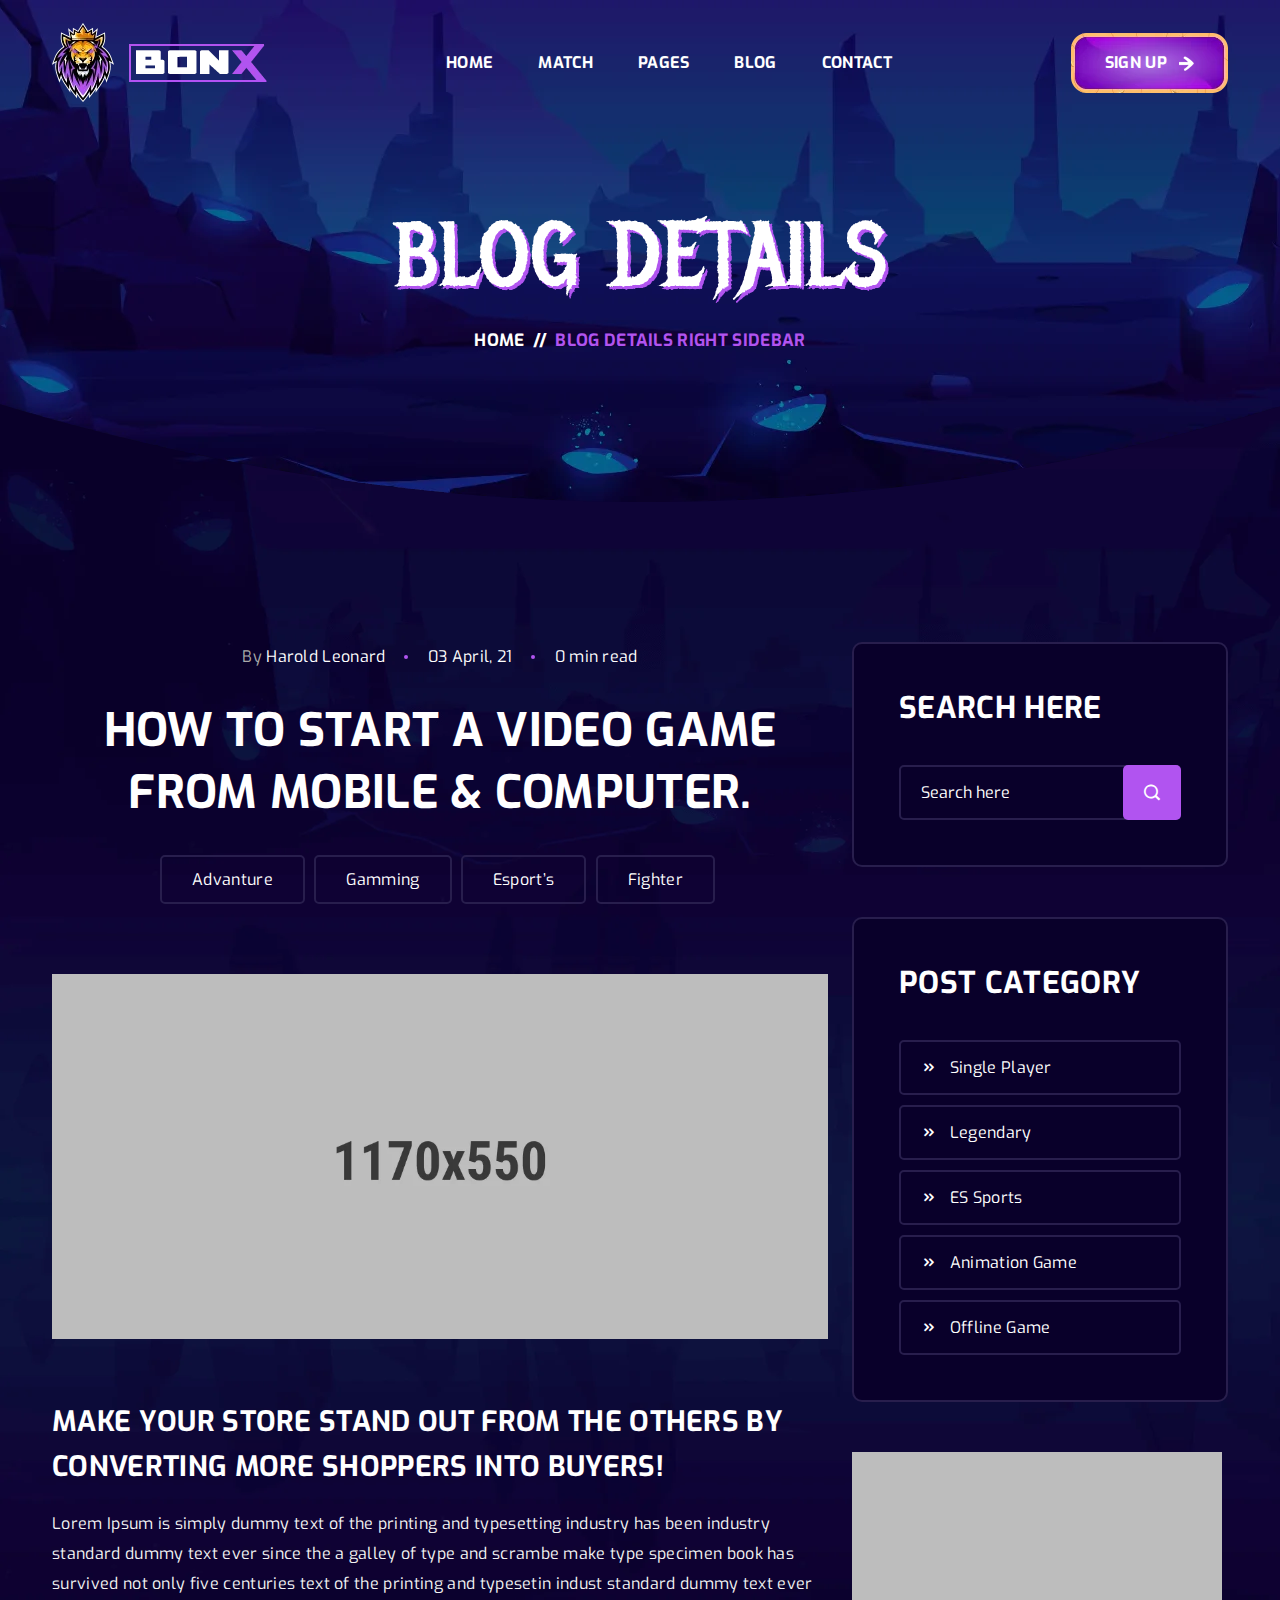
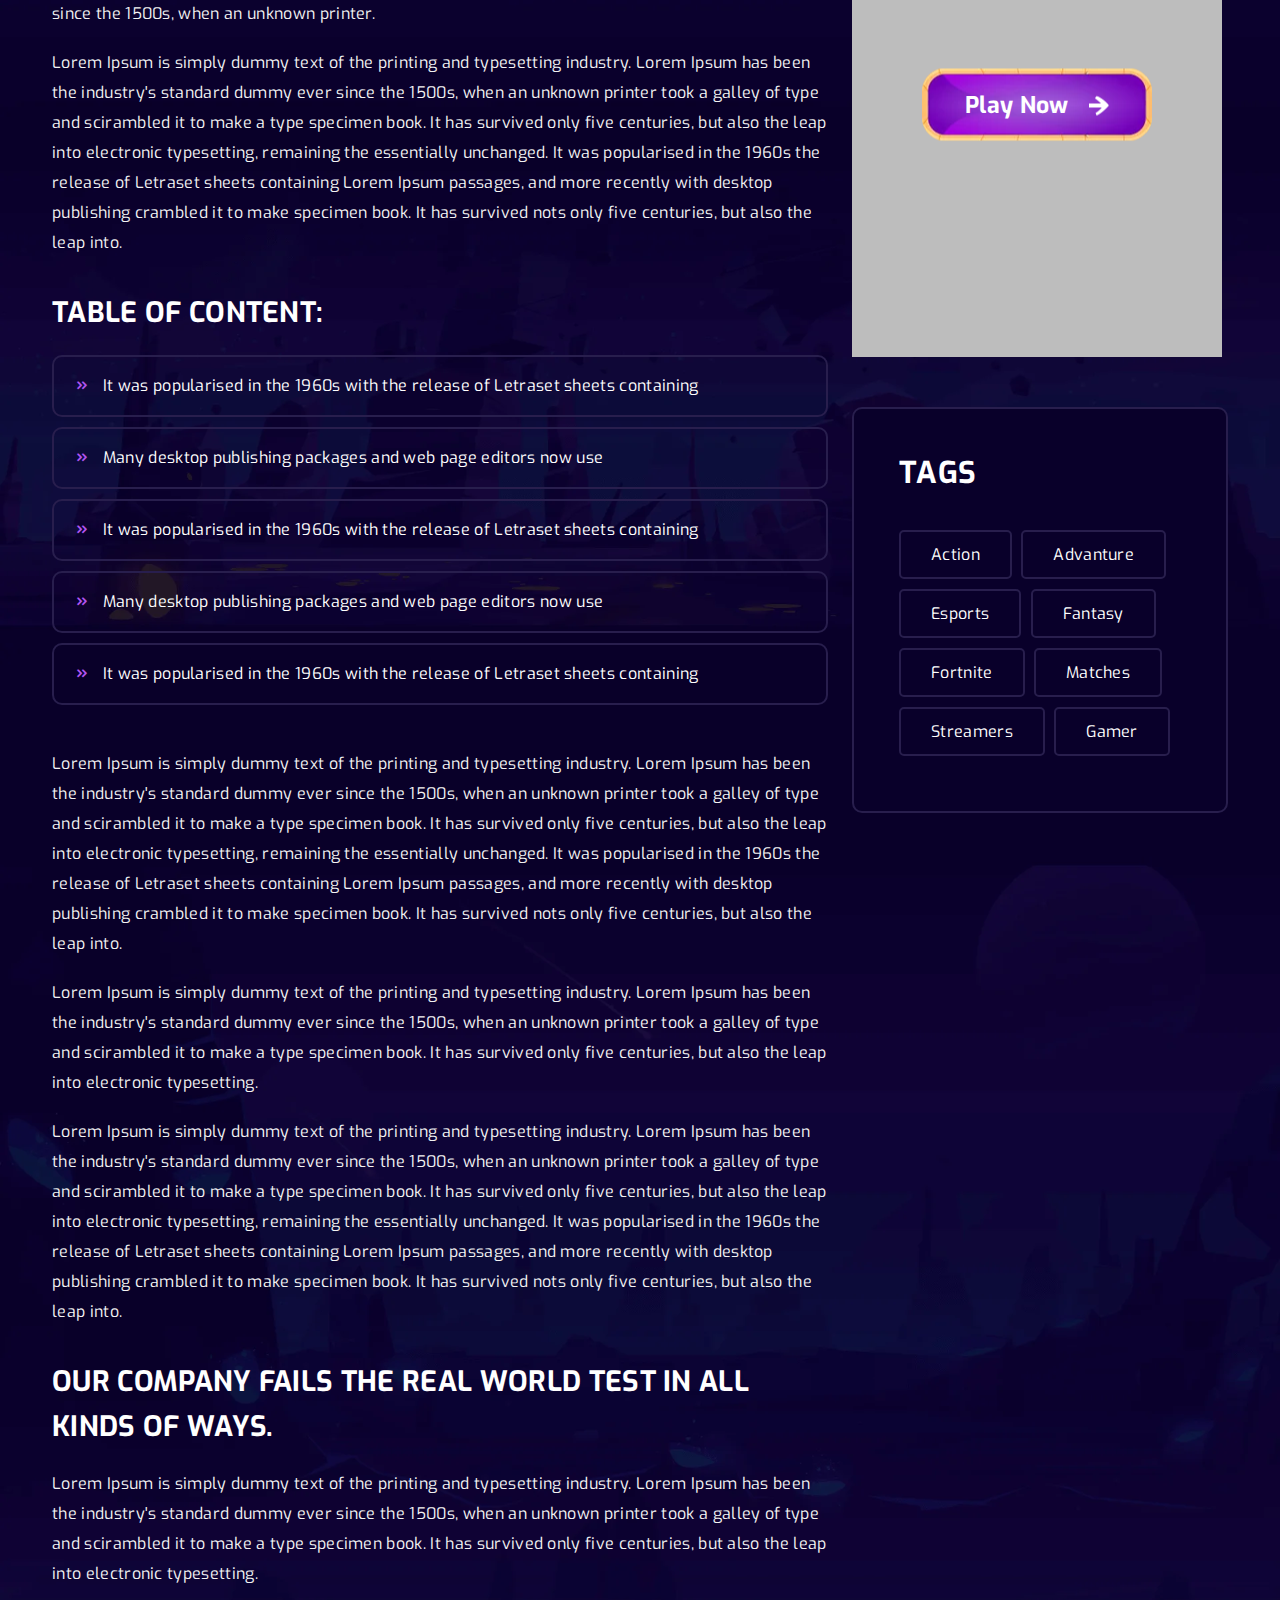
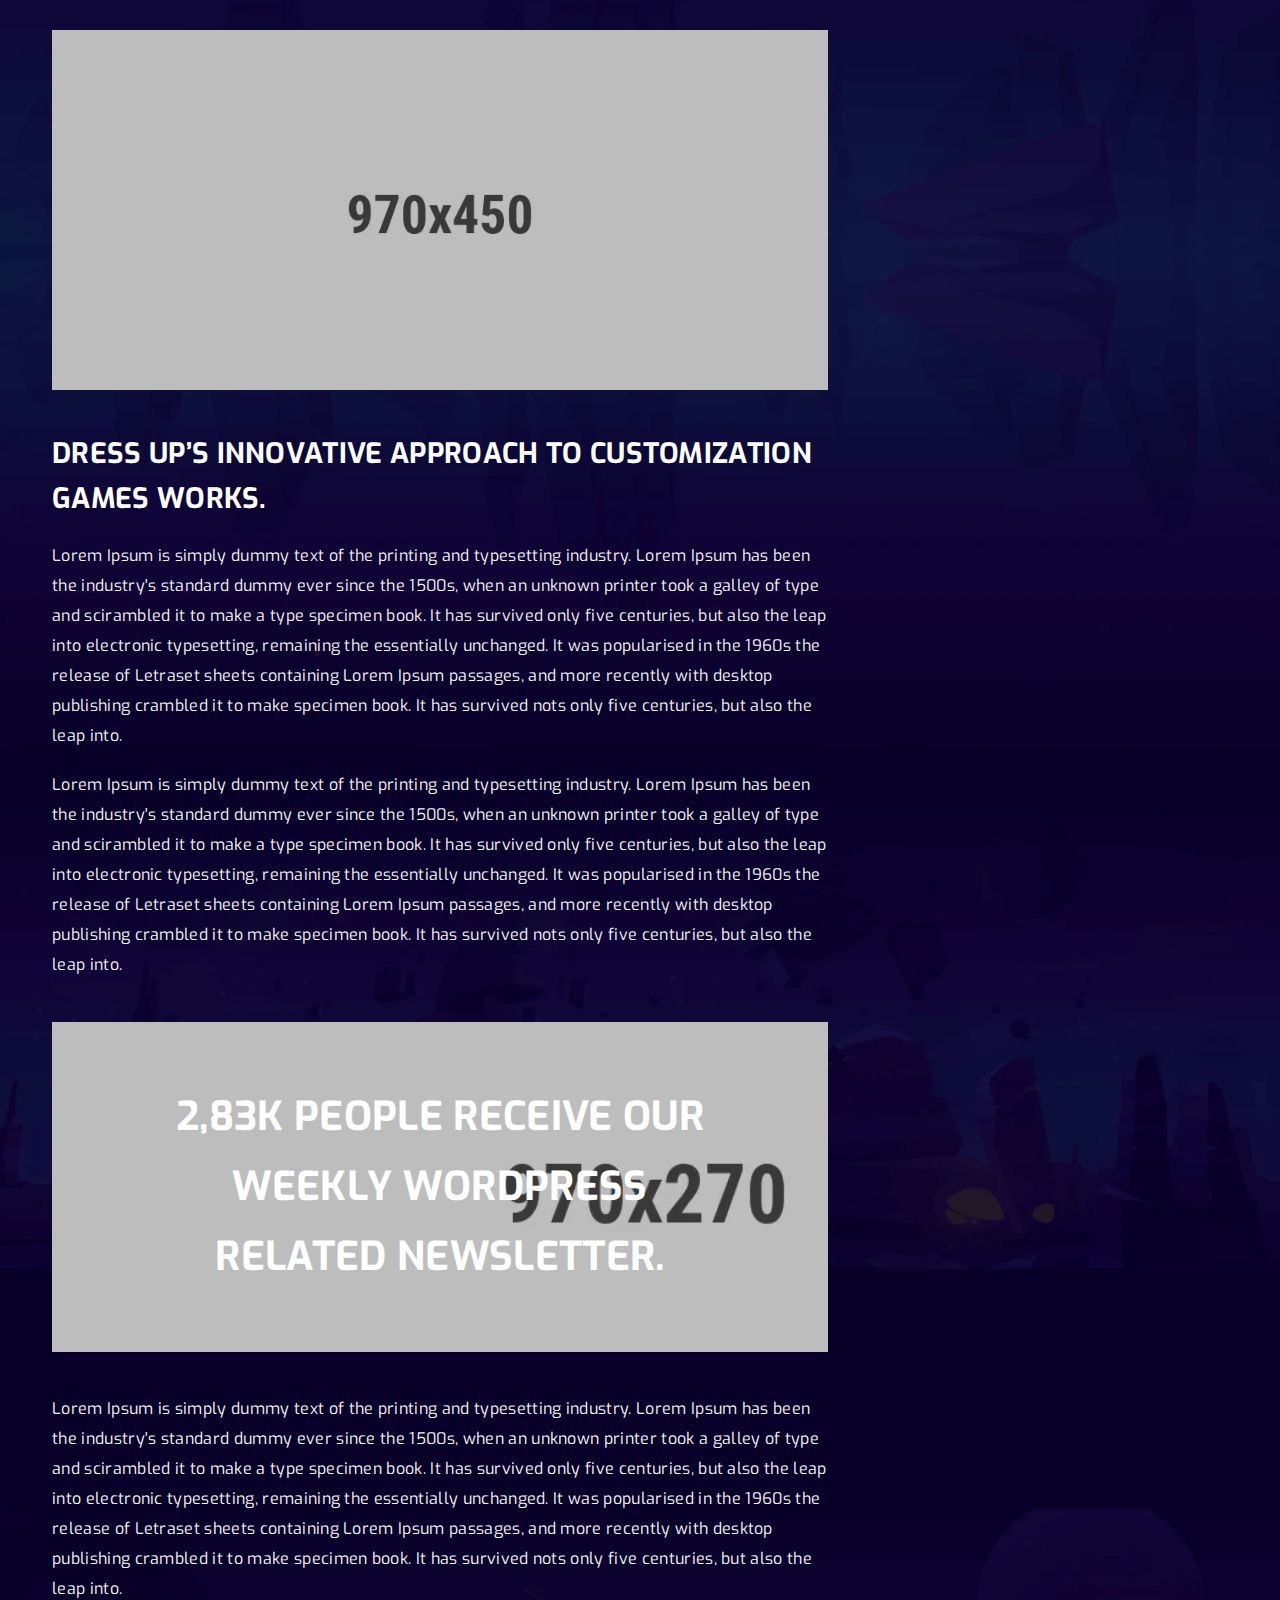
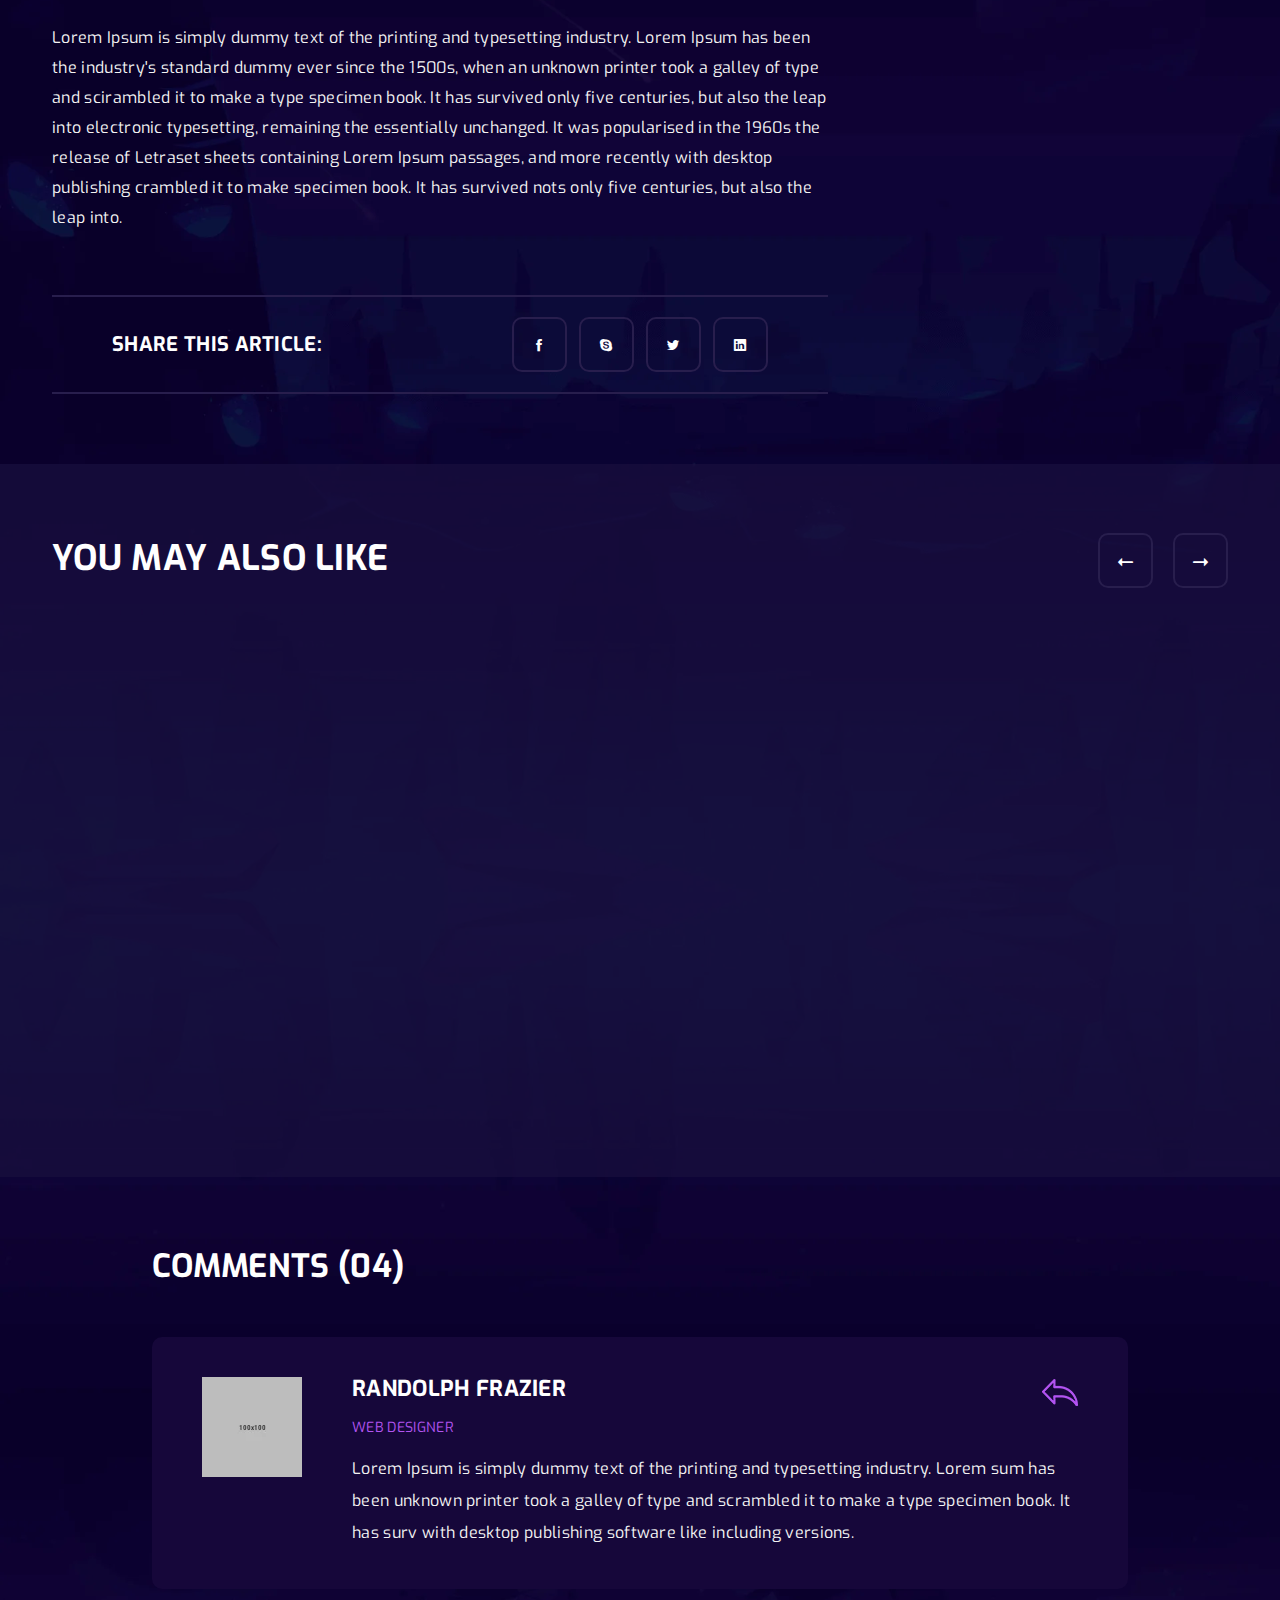
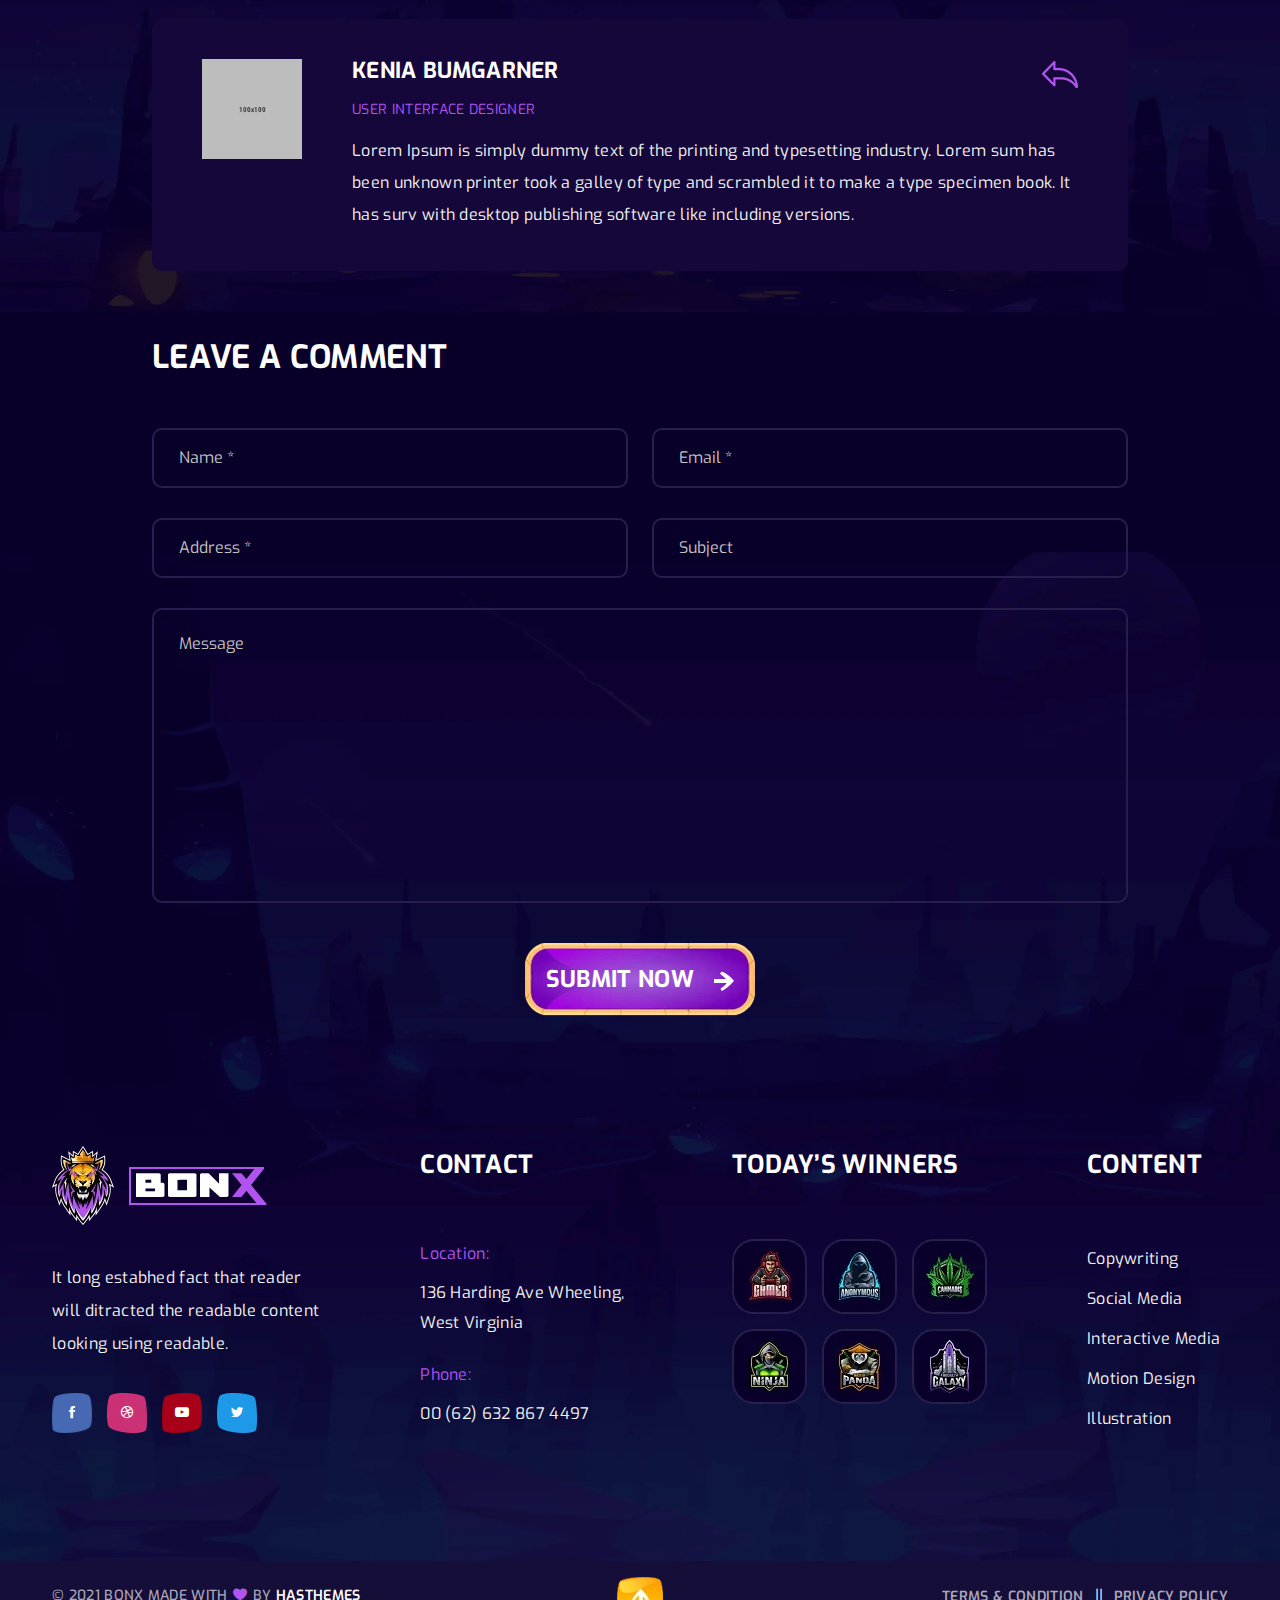
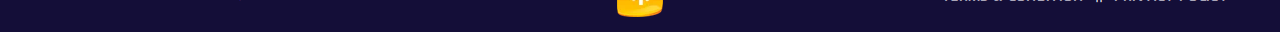
<file: blog-details-right-sidebar.html>
<!doctype html>
<html class="no-js" lang="en">

<head>
    <meta charset="utf-8">
    <meta http-equiv="x-ua-compatible" content="ie=edge">
    <title>Bonx - Gaming Website Template HTML Version</title>
    <meta name="description" content="240+ Best Bootstrap Templates are available on this website. Find your template for your project compatible with the most popular HTML library in the world."/>
    <meta name="viewport" content="width=device-width, initial-scale=1">
    
    <!-- Add site Favicon -->
    <link rel="shortcut icon" href="assets/img/favicon.ico" type="image/png">

    <!-- CSS 
    ========================= -->
    <link rel="preconnect" href="https://fonts.googleapis.com">
    <link rel="preconnect" href="https://fonts.gstatic.com" crossorigin>
    <link href="https://fonts.googleapis.com/css2?family=Exo:ital,wght@0,100;0,200;0,300;0,400;0,500;0,600;0,700;0,800;0,900;1,100;1,200;1,300;1,400;1,500;1,600;1,700;1,800;1,900&family=Metal+Mania&display=swap" rel="stylesheet">

    <link rel="stylesheet" href="assets/css/vendor/bootstrap.min.css">
    <link rel="stylesheet" href="assets/css/slick.css">
    <link rel="stylesheet" href="assets/css/icofont.min.css">
    <link rel="stylesheet" href="assets/css/animate.css">
    <link rel="stylesheet" href="assets/css/nice-select.css">
    <link rel="stylesheet" href="assets/css/magnific-popup.css">
    <!-- Main Style CSS -->
    <link rel="stylesheet" href="assets/css/style.css">
</head>

<body class="body__bg" data-bgimg="assets/img/bg/body-bg2.webp">
   
  
     <!--offcanvas menu area start-->
     <div class="body_overlay">
                
    </div>
    <div class="offcanvas_menu">
        <div class="container">
            <div class="row">
                <div class="col-12">
                    <div class="offcanvas_menu_wrapper">
                        <div class="canvas_close">
                            <a href="javascript:void(0)"><i class="icofont-close"></i></a>  
                        </div>
                        <div id="menu" class="text-left ">
                            <ul class="offcanvas_main_menu">
                                <li class="menu-item-has-children active">
                                    <a href="index.html">Home</a>
                                </li>
                                <li class="menu-item-has-children"><a href="#">Match</a>
                                    <ul class="sub-menu">
                                        <li><a href="match.html">Match Page</a></li>
                                        <li><a href="match-details.html">Match Details</a></li>
                                    </ul>
                                </li>
                                <li class="menu-item-has-children"><a href="#">Pages</a>
                                    <ul class="sub-menu">
                                        <li><a href="about.html">About Us</a></li>
                                        <li><a href="all-game.html">All Game</a></li>
                                        <li><a href="game-details.html">Game Details</a></li>
                                        <li><a href="faq.html">Faq Page</a></li>
                                        <li><a href="players.html">Players</a></li>
                                        <li><a href="player-details.html">Player Details</a></li>
                                        <li><a href="404.html">Error 404</a></li>
                                    </ul>
                                </li>
                                <li class="menu-item-has-children">
                                    <a href="#">blog</a>
                                    <ul class="sub-menu">
                                        <li><a href="blog-left-sidebar.html">Blog Left Sidebar</a></li>
                                        <li><a href="blog-right-sidebar.html">Blog Right Sidebar</a></li>
                                        <li><a href="blog-without-sidebar.html">Blog Without Sidebar</a></li>
                                         <li><a href="blog-grid-left-sidebar.html">Blog Grid Left Sidebar</a></li>
                                            <li><a href="blog-grid-right-sidebar.html">Blog Grid Right Sidebar</a></li>
                                        <li><a href="blog-grid-without-sidebar.html">Blog Grid Without Sidebar</a></li>
                                        <li><a href="blog-details-left-sidebar.html">Blog Details Left Sidebar</a></li>
                                        <li><a href="blog-details-right-sidebar.html">Blog Details Right Sidebar</a></li>
                                        <li><a href="blog-details.html">Blog Details</a></li>
                                    </ul>
                                </li>
                                <li class="menu-item-has-children"><a href="contact.html">Contact Us</a></li>
                            </ul>
                        </div>
                    </div>
                </div>
            </div>
        </div>
    </div>
    <!--offcanvas menu area end-->

    <!--header area start-->
    <header class="header_section header_transparent sticky-header">
        <div class="container">
            <div class="row">
                <div class="col-12">
                    <div class="main_header d-flex justify-content-between align-items-center">
                        <div class="header_logo">
                            <a class="sticky_none" href="index.html"><img src="assets/img/logo/logo.webp" alt=""></a>
                        </div>
                        <!--main menu start-->
                        <div class="main_menu d-none d-lg-block"> 
                            <nav>  
                                <ul class="d-flex">
                                    <li><a href="index.html">Home</a></li> 
                                    <li><a href="match.html">Match</a>
                                        <ul class="sub_menu">
                                            <li><a href="match.html">Match Page</a></li>
                                            <li><a href="match-details.html">Match Details</a></li>
                                        </ul>
                                    </li>
                                    <li><a href="#">Pages</a>
                                        <ul class="sub_menu">
                                            <li><a href="about.html">About Us</a></li>
                                            <li><a href="all-game.html">All Game</a></li>
                                            <li><a href="game-details.html">Game Details</a></li>
                                            <li><a href="faq.html">Faq Page</a></li>
                                            <li><a href="players.html">Players</a></li>
                                            <li><a href="player-details.html">Player Details</a></li>
                                            <li><a href="404.html">Error 404</a></li>
                                        </ul>
                                    </li>
                                    <li><a href="blog-left-sidebar.html">blog</a>
                                        <ul class="sub_menu">
                                            <li><a href="blog-left-sidebar.html">Blog Left Sidebar</a></li>
                                            <li><a href="blog-right-sidebar.html">Blog Right Sidebar</a></li>
                                            <li><a href="blog-without-sidebar.html">Blog Without Sidebar</a></li>
                                             <li><a href="blog-grid-left-sidebar.html">Blog Grid Left Sidebar</a></li>
                                            <li><a href="blog-grid-right-sidebar.html">Blog Grid Right Sidebar</a></li>
                                            <li><a href="blog-grid-without-sidebar.html">Blog Grid Without Sidebar</a></li>
                                            <li><a href="blog-details-left-sidebar.html">Blog Details Left Sidebar</a></li>
                                            <li><a href="blog-details-right-sidebar.html">Blog Details Right Sidebar</a></li>
                                            <li><a href="blog-details.html">Blog Details</a></li>
                                        </ul>
                                    </li>
                                    <li><a href="contact.html">Contact</a></li>
                                </ul>  
                            </nav>
                        </div>
                        <!--main menu end-->
                        <div class="header_right_sidebar d-flex align-items-center">
                            <div class="sing_up_btn">
                                <a class="btn btn-link" href="#">SIGN UP <img src="assets/img/icon/arrrow-icon2.webp" alt=""> </a>
                            </div>
                            <div class="canvas_open">
                                <a href="javascript:void(0)"><i class="icofont-navigation-menu"></i></a>
                            </div>
                        </div>
                    </div>
                </div>
            </div>
        </div>
    </header>
    <!--header area end-->

    <!-- breadcrumbs area start -->
    <div class="breadcrumbs_aree breadcrumbs_bg mb-140" data-bgimg="assets/img/bg/breadcrumbs-bg.webp">
        <div class="container">
            <div class="row">
                <div class="col-12">
                    <div class="breadcrumbs_text text-center">
                        <h1>BLOG DETAILS</h1>
                        <ul class="d-flex justify-content-center">
                            <li><a href="index.html">Home </a></li>
                            <li> <span>//</span></li>
                            <li>  Blog Details Right Sidebar</li>
                        </ul>
                    </div>
                </div>
            </div>
        </div>
    </div>
    <!-- breadcrumbs area end -->
    
    <!-- page wrapper start -->
    <div class="page_wrapper">

        <!--blog body area start-->
        <section class="blog_details_section mb-130">
            <div class="container">
                <div class="row flex-column-reverse flex-lg-row-reverse">
                    <div class="col-lg-4">
                        <div class="blog_sidebar blog_widget">
                            <div class="blog_widget_list mb-50">
                                <h3>Search Here</h3>
                                <div class="widget_search">
                                    <form action="#">
                                        <input placeholder="Search here" type="text">
                                        <button type="submit"><i class="icofont-search-1"></i></button>
                                    </form>
                                </div>
                            </div>
                            <div class="blog_widget_list mb-50">
                                <h3>POST CATEGORY</h3>
                                <div class="widget_category blog_widget_category">
                                    <ul>
                                        <li><a href="#"><i class="icofont-rounded-double-right"></i> Single Player </a></li>
                                        <li><a href="#"><i class="icofont-rounded-double-right"></i> Legendary </a></li>
                                        <li><a href="#"><i class="icofont-rounded-double-right"></i> ES Sports </a></li>
                                        <li><a href="#"><i class="icofont-rounded-double-right"></i> Animation Game </a></li>
                                        <li><a href="#"><i class="icofont-rounded-double-right"></i> Offline Game </a></li>
                                    </ul>
                                </div>
                            </div>
                            <div class="blog_widget_thumb mb-50">
                                <img src="assets/img/blog/blog-sidebar-thumb.webp" alt="">
                                <div class="widget_play_btn">
                                    <a class="btn btn-link" href="all-game.html">Play Now <img src="assets/img/icon/arrrow-icon.webp" alt=""> </a>
                                </div>
                            </div>
                            <div class="blog_widget_list tags">
                                <h3>Tags</h3>
                                <div class="widget_tags">
                                    <ul>
                                        <li><a href="#">Action</a></li>
                                        <li><a href="#">Advanture</a></li>
                                        <li><a href="#"> Esports</a></li>
                                        <li><a href="#">Fantasy</a></li>
                                        <li><a href="#">Fortnite</a></li>
                                        <li><a href="#">Matches</a></li>
                                        <li><a href="#">Streamers</a></li>
                                        <li><a href="#">Gamer</a></li>
                                    </ul>
                                </div>
                            </div>
                        </div>
                    </div>
                    <div class="col-lg-8">
                        <div class="blog_details_inner">
                            <div class="blog_details_header text-center">
                                <div class="blog__meta_date">
                                    <ul class="d-flex justify-content-center">
                                        <li><span>By</span> Harold Leonard   </li>
                                        <li> 03 April, 21  </li>
                                        <li>0 min read</li>
                                    </ul>
                                </div>
                                <div class="blog_details_title">
                                    <h2>How to Start a Video Game from
                                        mobile & computer.</h2>
                                </div>
                                <div class="widget_tags">
                                    <ul>
                                        <li><a href="#">Advanture</a></li>
                                        <li><a href="#">Gamming</a></li>
                                        <li><a href="#"> Esport’s</a></li>
                                        <li><a href="#">Fighter</a></li>
                                    </ul>
                                </div>
                            </div>
                            <div class="blog_sticky_thumb">
                                <img src="assets/img/blog/blog-sticky.webp" alt="">
                            </div>
                            <div class="blog_details_content p-0">
                                <div class="blog_details_content_step">
                                    <h3 class="title_margin">Make your store stand out from the others by converting more
                                        shoppers into buyers!</h3>
                                    <div class="blog_details_desc">   
                                        <p>Lorem Ipsum is simply dummy text of the printing and typesetting industry has been industry standard dummy text ever since the
                                            a galley of type and scrambe make type specimen book has survived not only five centuries text of the printing and typesetin indust
                                            standard dummy text ever since the 1500s, when an unknown printer.</p> 
                                        <p>Lorem Ipsum is simply dummy text of the printing and typesetting industry. Lorem Ipsum has been the industry's standard dummy
                                            ever since the 1500s, when an unknown printer took a galley of type and scirambled it to make a type specimen book. It has survived
                                            only five centuries, but also the leap into electronic typesetting, remaining the essentially unchanged. It was popularised in the 1960s
                                            the release of Letraset sheets containing Lorem Ipsum passages, and more recently with desktop publishing crambled it to make
                                            specimen book. It has survived nots only five centuries, but also the leap into.</p>  
                                    </div> 
                                </div>
                                <div class="blog_details_content_step">
                                    <h3 class="title_margin">Table of Content:</h3>
                                    <div class="blog_details_table_content">
                                        <ul>
                                            <li><a href="#"><i class="icofont-rounded-double-right"></i> It was popularised in the 1960s with the release of Letraset sheets containing</a></li>
                                            <li><a href="#"><i class="icofont-rounded-double-right"></i> Many desktop publishing packages and web page editors now use</a></li>
                                            <li><a href="#"><i class="icofont-rounded-double-right"></i> It was popularised in the 1960s with the release of Letraset sheets containing</a></li>
                                            <li><a href="#"><i class="icofont-rounded-double-right"></i> Many desktop publishing packages and web page editors now use</a></li>
                                            <li><a href="#"><i class="icofont-rounded-double-right"></i> It was popularised in the 1960s with the release of Letraset sheets containing</a></li>
                                        </ul>
                                    </div>
                                    <div class="blog_details_desc">   
                                        <p>Lorem Ipsum is simply dummy text of the printing and typesetting industry. Lorem Ipsum has been the industry's standard dummy
                                            ever since the 1500s, when an unknown printer took a galley of type and scirambled it to make a type specimen book. It has survived
                                            only five centuries, but also the leap into electronic typesetting, remaining the essentially unchanged. It was popularised in the 1960s
                                            the release of Letraset sheets containing Lorem Ipsum passages, and more recently with desktop publishing crambled it to make
                                            specimen book. It has survived nots only five centuries, but also the leap into.</p> 
                                        <p>Lorem Ipsum is simply dummy text of the printing and typesetting industry. Lorem Ipsum has been the industry's standard dummy
                                            ever since the 1500s, when an unknown printer took a galley of type and scirambled it to make a type specimen book. It has survived
                                            only five centuries, but also the leap into electronic typesetting.</p> 
                                            <p>Lorem Ipsum is simply dummy text of the printing and typesetting industry. Lorem Ipsum has been the industry's standard dummy
                                                ever since the 1500s, when an unknown printer took a galley of type and scirambled it to make a type specimen book. It has survived
                                                only five centuries, but also the leap into electronic typesetting, remaining the essentially unchanged. It was popularised in the 1960s
                                                the release of Letraset sheets containing Lorem Ipsum passages, and more recently with desktop publishing crambled it to make
                                                specimen book. It has survived nots only five centuries, but also the leap into.</p> 
                                    </div>
                                </div>

                                <div class="blog_details_content_step">
                                    <h3 class="title_margin">Our company fails the real world test in all kinds of ways.</h3>
                                    <div class="blog_details_desc">   
                                        <p>Lorem Ipsum is simply dummy text of the printing and typesetting industry. Lorem Ipsum has been the industry's standard dummy
                                            ever since the 1500s, when an unknown printer took a galley of type and scirambled it to make a type specimen book. It has survived
                                            only five centuries, but also the leap into electronic typesetting.</p>  
                                    </div>
                                    <div class="blog_details_layer_thumb">
                                        <img src="assets/img/blog/blog_details_layer.webp" alt="">
                                    </div>
                                </div>

                                <div class="blog_details_content_step">
                                    <h3 class="title_margin">Dress Up’s Innovative Approach to Customization Games Works.</h3>
                                    <div class="blog_details_desc">   
                                        <p>Lorem Ipsum is simply dummy text of the printing and typesetting industry. Lorem Ipsum has been the industry's standard dummy
                                            ever since the 1500s, when an unknown printer took a galley of type and scirambled it to make a type specimen book. It has survived
                                            only five centuries, but also the leap into electronic typesetting, remaining the essentially unchanged. It was popularised in the 1960s
                                            the release of Letraset sheets containing Lorem Ipsum passages, and more recently with desktop publishing crambled it to make
                                            specimen book. It has survived nots only five centuries, but also the leap into.</p> 
                                        <p>Lorem Ipsum is simply dummy text of the printing and typesetting industry. Lorem Ipsum has been the industry's standard dummy
                                            ever since the 1500s, when an unknown printer took a galley of type and scirambled it to make a type specimen book. It has survived
                                            only five centuries, but also the leap into electronic typesetting, remaining the essentially unchanged. It was popularised in the 1960s
                                            the release of Letraset sheets containing Lorem Ipsum passages, and more recently with desktop publishing crambled it to make
                                            specimen book. It has survived nots only five centuries, but also the leap into.</p>     
                                    </div>
                                    <div class="blog_related_text" data-bgimg="assets/img/blog/blog-related-bg.webp">
                                        <h3>2,83k People Receive Our Weekly
                                            WordPress Related Newsletter.</h3>
                                    </div>
                                    <div class="blog_details_desc">   
                                        <p>Lorem Ipsum is simply dummy text of the printing and typesetting industry. Lorem Ipsum has been the industry's standard dummy
                                            ever since the 1500s, when an unknown printer took a galley of type and scirambled it to make a type specimen book. It has survived
                                            only five centuries, but also the leap into electronic typesetting, remaining the essentially unchanged. It was popularised in the 1960s
                                            the release of Letraset sheets containing Lorem Ipsum passages, and more recently with desktop publishing crambled it to make
                                            specimen book. It has survived nots only five centuries, but also the leap into.</p> 
                                        <p>Lorem Ipsum is simply dummy text of the printing and typesetting industry. Lorem Ipsum has been the industry's standard dummy
                                            ever since the 1500s, when an unknown printer took a galley of type and scirambled it to make a type specimen book. It has survived
                                            only five centuries, but also the leap into electronic typesetting, remaining the essentially unchanged. It was popularised in the 1960s
                                            the release of Letraset sheets containing Lorem Ipsum passages, and more recently with desktop publishing crambled it to make
                                            specimen book. It has survived nots only five centuries, but also the leap into.</p>     
                                    </div>
                                </div>
                                <div class="post__social d-flex justify-content-between align-items-center">
                                    <h3>Share this article:</h3>
                                    <ul class="d-flex">
                                        <li><a href="https://www.facebook.com"><i class="icofont-facebook"></i></a></li>
                                        <li><a href="https://www.skype.com"><i class="icofont-skype"></i></a></li>
                                        <li><a href="https://twitter.com"><i class="icofont-twitter"></i></a></li>
                                        <li><a href="https://www.linkedin.com"><i class="icofont-linkedin"></i></a></li>
                                    </ul>
                                </div>
                            </div>
                        </div>
                    </div>
                </div>
            </div>
            <div class="blog_like_area" data-bgimg="assets/img/blog/blog-like-bg.webp">
                <div class="container">
                    <div class="blog_like_title">
                        <h2>You may also like</h2>
                    </div>
                    <div class="blog_like_inner slick__activation2" data-slick='{
                        "slidesToShow": 2,
                        "slidesToScroll": 1,
                        "arrows": true,
                        "dots": false,
                        "autoplay": false,
                        "speed": 300,
                        "infinite": true ,  
                        "responsive":[  
                        {"breakpoint":992, "settings": { "slidesToShow": 1 } },  
                        {"breakpoint":576, "settings": { "slidesToShow": 1 } }  
                        ]                                                     
                    }'>
                        <div class="blog_like_list">
                            <div class="single_blog d-flex align-items-center wow fadeInUp" data-wow-delay="0.1s" data-wow-duration="1.1s">
                                <div class="blog_thumb">
                                    <a href="blog-details.html"><img src="assets/img/blog/blog1.webp" alt=""></a>
                                </div>
                                <div class="blog_content">
                                    <div class="blog_date">
                                        <span><i class="icofont-calendar"></i>  20 January 2021</span>
                                    </div>
                                    <h3><a href="blog-details.html">if you have seen Apple's
                                        recent jabs.</a></h3>
                                    <a href="blog-details.html">READ MORE</a>
                                </div>
                            </div>
                            <div class="single_blog d-flex align-items-center wow fadeInUp" data-wow-delay="0.1s" data-wow-duration="1.1s">
                                <div class="blog_thumb">
                                    <a href="blog-details.html"><img src="assets/img/blog/blog3.webp" alt=""></a>
                                </div>
                                <div class="blog_content">
                                    <div class="blog_date">
                                        <span><i class="icofont-calendar"></i>  20 January 2021</span>
                                    </div>
                                    <h3><a href="blog-details.html"> Perferendis hic sint are rem, incidunt vitae.</a></h3>
                                    <a href="blog-details.html">READ MORE</a>
                                </div>
                            </div>
                        </div>
                        <div class="blog_like_list">
                            <div class="single_blog d-flex align-items-center wow fadeInUp" data-wow-delay="0.1s" data-wow-duration="1.1s">
                                <div class="blog_thumb">
                                    <a href="blog-details.html"><img src="assets/img/blog/blog2.webp" alt=""></a>
                                </div>
                                <div class="blog_content">
                                    <div class="blog_date">
                                        <span><i class="icofont-calendar"></i>  20 January 2021</span>
                                    </div>
                                    <h3><a href="blog-details.html">Lorem ipsum dolor sit amet, adipisicing elit.</a></h3>
                                    <a href="blog-details.html">READ MORE</a>
                                </div>
                            </div>
                            <div class="single_blog d-flex align-items-center wow fadeInUp" data-wow-delay="0.1s" data-wow-duration="1.1s">
                                <div class="blog_thumb">
                                    <a href="blog-details.html"><img src="assets/img/blog/blog4.webp" alt=""></a>
                                </div>
                                <div class="blog_content">
                                    <div class="blog_date">
                                        <span><i class="icofont-calendar"></i>  20 January 2021</span>
                                    </div>
                                    <h3><a href="blog-details.html">if you have seen Apple's
                                        recent jabs.</a></h3>
                                    <a href="blog-details.html">READ MORE</a>
                                </div>
                            </div>
                        </div>
                        <div class="blog_like_list">
                            <div class="single_blog d-flex align-items-center wow fadeInUp" data-wow-delay="0.1s" data-wow-duration="1.1s">
                                <div class="blog_thumb">
                                    <a href="blog-details.html"><img src="assets/img/blog/blog2.webp" alt=""></a>
                                </div>
                                <div class="blog_content">
                                    <div class="blog_date">
                                        <span><i class="icofont-calendar"></i>  20 January 2021</span>
                                    </div>
                                    <h3><a href="blog-details.html">Lorem ipsum dolor sit amet, adipisicing elit.</a></h3>
                                    <a href="blog-details.html">READ MORE</a>
                                </div>
                            </div>
                            <div class="single_blog d-flex align-items-center wow fadeInUp" data-wow-delay="0.1s" data-wow-duration="1.1s">
                                <div class="blog_thumb">
                                    <a href="blog-details.html"><img src="assets/img/blog/blog4.webp" alt=""></a>
                                </div>
                                <div class="blog_content">
                                    <div class="blog_date">
                                        <span><i class="icofont-calendar"></i>  20 January 2021</span>
                                    </div>
                                    <h3><a href="blog-details.html">if you have seen Apple's
                                        recent jabs.</a></h3>
                                    <a href="blog-details.html">READ MORE</a>
                                </div>
                            </div>
                        </div>
                    </div>
                </div>
            </div>
            <div class="container">
                <div class="row">
                    <div class="col-12">
                        <div class="blog_comment_wrapper">
                            <div class="comments_box">
                                <div class="comments_title">
                                    <h2>COMMENTS (04)</h2>
                                </div>
                                <div class="comment_list d-flex">
                                    <div class="comment_thumb">
                                        <img src="assets/img/blog/post-comment1.webp" alt="">
                                    </div>
                                    <div class="comment_content">
                                        <a href="#"> <img src="assets/img/icon/reply.webp" alt=""> </a>
                                        <h3>Randolph Frazier</h3>
                                        <span> Web Designer</span>
                                        <p>Lorem Ipsum is simply dummy text of the printing and typesetting industry. Lorem sum has been 
                                            unknown printer took a galley of type and scrambled it to make a type specimen book. It has surv
                                            with desktop publishing software like including versions.</p>
                                    </div>
                                </div>
                                <div class="comment_list d-flex">
                                    <div class="comment_thumb">
                                        <img src="assets/img/blog/post-comment2.webp" alt="">
                                    </div>
                                    <div class="comment_content">
                                        <a href="#"> <img src="assets/img/icon/reply.webp" alt=""> </a>
                                        <h3>Kenia Bumgarner</h3>
                                        <span> user Interface designer</span>
                                        <p>Lorem Ipsum is simply dummy text of the printing and typesetting industry. Lorem sum has been 
                                            unknown printer took a galley of type and scrambled it to make a type specimen book. It has surv
                                            with desktop publishing software like including versions.</p>
                                    </div>
                                </div>
                            </div>
                            <div class="comments_form">
                                <div class="comments_title">
                                    <h2>Leave A Comment</h2>
                                </div>
                                <div class="comments_form_inner">
                                    <form action="#">
                                        <div class="row">
                                            <div class="col-lg-6 col-md-6">
                                                <div class="comments_form_input">
                                                    <input placeholder="Name *" type="text">
                                                </div>
                                            </div> 
                                            <div class="col-lg-6 col-md-6">
                                                <div class="comments_form_input">
                                                    <input placeholder="Email *" type="text">
                                                </div>
                                            </div>
                                            <div class="col-lg-6 col-md-6">
                                                <div class="comments_form_input">
                                                    <input placeholder="Address *" type="text">
                                                </div>
                                            </div>
                                            <div class="col-lg-6 col-md-6">
                                                <div class="comments_form_input">
                                                    <input placeholder="Subject" type="text">
                                                </div>
                                            </div>
                                            <div class="col-12">
                                                <div class="comments_form_input">
                                                    <textarea placeholder="Message"></textarea>
                                                </div>
                                            </div> 
                                        </div>
                                        <div class="comments_submit_btn text-center">
                                            <a class="btn btn-link" href="#">SUBMIT NOW <img src="assets/img/icon/arrrow-icon.webp" alt=""> </a>
                                        </div>
                                    </form> 
                                </div>  
                            </div>   
                        </div> 
                    </div>
                </div>
            </div>
        </section>
        <!--blog section area end-->

    </div>
    <!-- page wrapper end -->

    <!--footer area start-->
    <footer class="footer_widgets">
        <div class="main_footer">
            <div class="container">
                <div class="row">
                    <div class="col-12">
                        <div class="main_footer_inner d-flex">
                            <div class="footer_widget_list">
                                <div class="footer_logo">
                                    <a href="#"><img src="assets/img/logo/logo.webp" alt=""></a>
                                </div>
                                <div class="footer_contact_desc">
                                    <p>It long estabhed fact that reader
                                        will ditracted the readable content
                                        looking using readable.</p>
                                </div>
                                <div class="footer_social">
                                    <ul class="d-flex">
                                        <li><a class="facebook" href="https://www.facebook.com"><i class="icofont-facebook"></i></a></li>
                                        <li><a class="dribbble" href="https://dribbble.com"><i class="icofont-dribbble"></i></a></li>
                                        <li><a class="youtube" href="https://www.youtube.com"><i class="icofont-youtube-play"></i></a></li>
                                        <li><a class="twitter" href="https://twitter.com"><i class="icofont-twitter"></i></a></li>
                                    </ul>
                                </div>
                            </div>
                            <div class="footer_widget_list contact">
                                <h3>Contact</h3>
                                <div class="footer_contact_info">
                                    <div class="footer_contact_info_list">
                                        <span>Location:</span>
                                        <p>136 Harding Ave
                                            Wheeling, West Virginia</p>
                                    </div>
                                    <div class="footer_contact_info_list">
                                        <span>Phone:</span>
                                        <p><a href="#">00 (62) 632 867 4497</a></p>
                                    </div>
                                </div>
                            </div>
                            <div class="footer_widget_list">
                                <h3>today’s winners</h3>
                                <div class="footer_winners_gallery">
                                    <div class="footer_winners_list d-flex">
                                        <div class="footer_winners_thumb">
                                            <a href="game-details.html"><img src="assets/img/others/winners1.webp" alt=""></a>
                                        </div>
                                        <div class="footer_winners_thumb">
                                            <a href="game-details.html"><img src="assets/img/others/winners2.webp" alt=""></a>
                                        </div>
                                        <div class="footer_winners_thumb">
                                            <a href="game-details.html"><img src="assets/img/others/winners3.webp" alt=""></a>
                                        </div>
                                    </div>
                                    <div class="footer_winners_list d-flex">
                                        <div class="footer_winners_thumb">
                                            <a href="game-details.html"><img src="assets/img/others/winners4.webp" alt=""></a>
                                        </div>
                                        <div class="footer_winners_thumb">
                                            <a href="game-details.html"><img src="assets/img/others/winners5.webp" alt=""></a>
                                        </div>
                                        <div class="footer_winners_thumb">
                                            <a href="game-details.html"><img src="assets/img/others/winners6.webp" alt=""></a>
                                        </div>
                                    </div>
                                </div>
                            </div>
                            <div class="footer_widget_list footer_list_menu">
                                <h3>Content</h3>
                                <div class="footer_menu">
                                    <ul>
                                        <li><a href="about.html"> Copywriting</a></li>
                                        <li><a href="about.html">Social Media</a></li>
                                        <li><a href="about.html">Interactive Media</a></li>
                                        <li><a href="about.html">Motion Design</a></li>
                                        <li><a href="about.html">Illustration</a></li>
                                    </ul>
                                </div>
                            </div>
                        </div>
                    </div> 
                </div>
            </div>
        </div>
        <div class="footer_bottom">
            <div class="container">
                <div class="row">
                    <div class="col-12">
                        <div class="footer_bottom_inner d-flex justify-content-between">
                            <div class="copyright_right">
                                <p> © 2021  BONX  Made with  <i class="icofont-heart"></i>  by <a href="https://hasthemes.com">HasThemes</a></p>
                            </div>
                            <div class="footer_bottom_link_menu">
                                <ul class="d-flex">
                                    <li><a href="about.html">Terms & Condition  </a></li>
                                    <li><a href="about.html">Privacy Policy  </a></li>
                                </ul>
                            </div>
                            <div class="scroll__top_icon">
                                <a id="scroll-top" href="#"><img src="assets/img/icon/scroll-top.webp" alt=""></a>
                            </div>
                        </div>
                    </div>
                </div>
            </div>
        </div>
    </footer>
    <!--footer area end-->

   
<!-- JS
============================================ -->
<!--modernizr min js here-->
<script src="assets/js/vendor/modernizr-3.7.1.min.js"></script>

<!-- Vendor JS -->
<script src="assets/js/vendor/jquery-3.6.0.min.js"></script>
<script src="assets/js/vendor/jquery-migrate-3.3.2.min.js"></script>
<script src="assets/js/vendor/popper.js"></script>
<script src="assets/js/vendor/bootstrap.min.js"></script>
<script src="assets/js/slick.min.js"></script>
<script src="assets/js/wow.min.js"></script>
<script src="assets/js/jquery.nice-select.js"></script>
<script src="assets/js/jquery.magnific-popup.min.js"></script>
<script src="assets/js/jquery.counterup.min.js"></script>
<script src="assets/js/jquery-waypoints.js"></script>

<!-- Main JS -->
<script src="assets/js/main.js"></script>



</body>

</html>
</file>
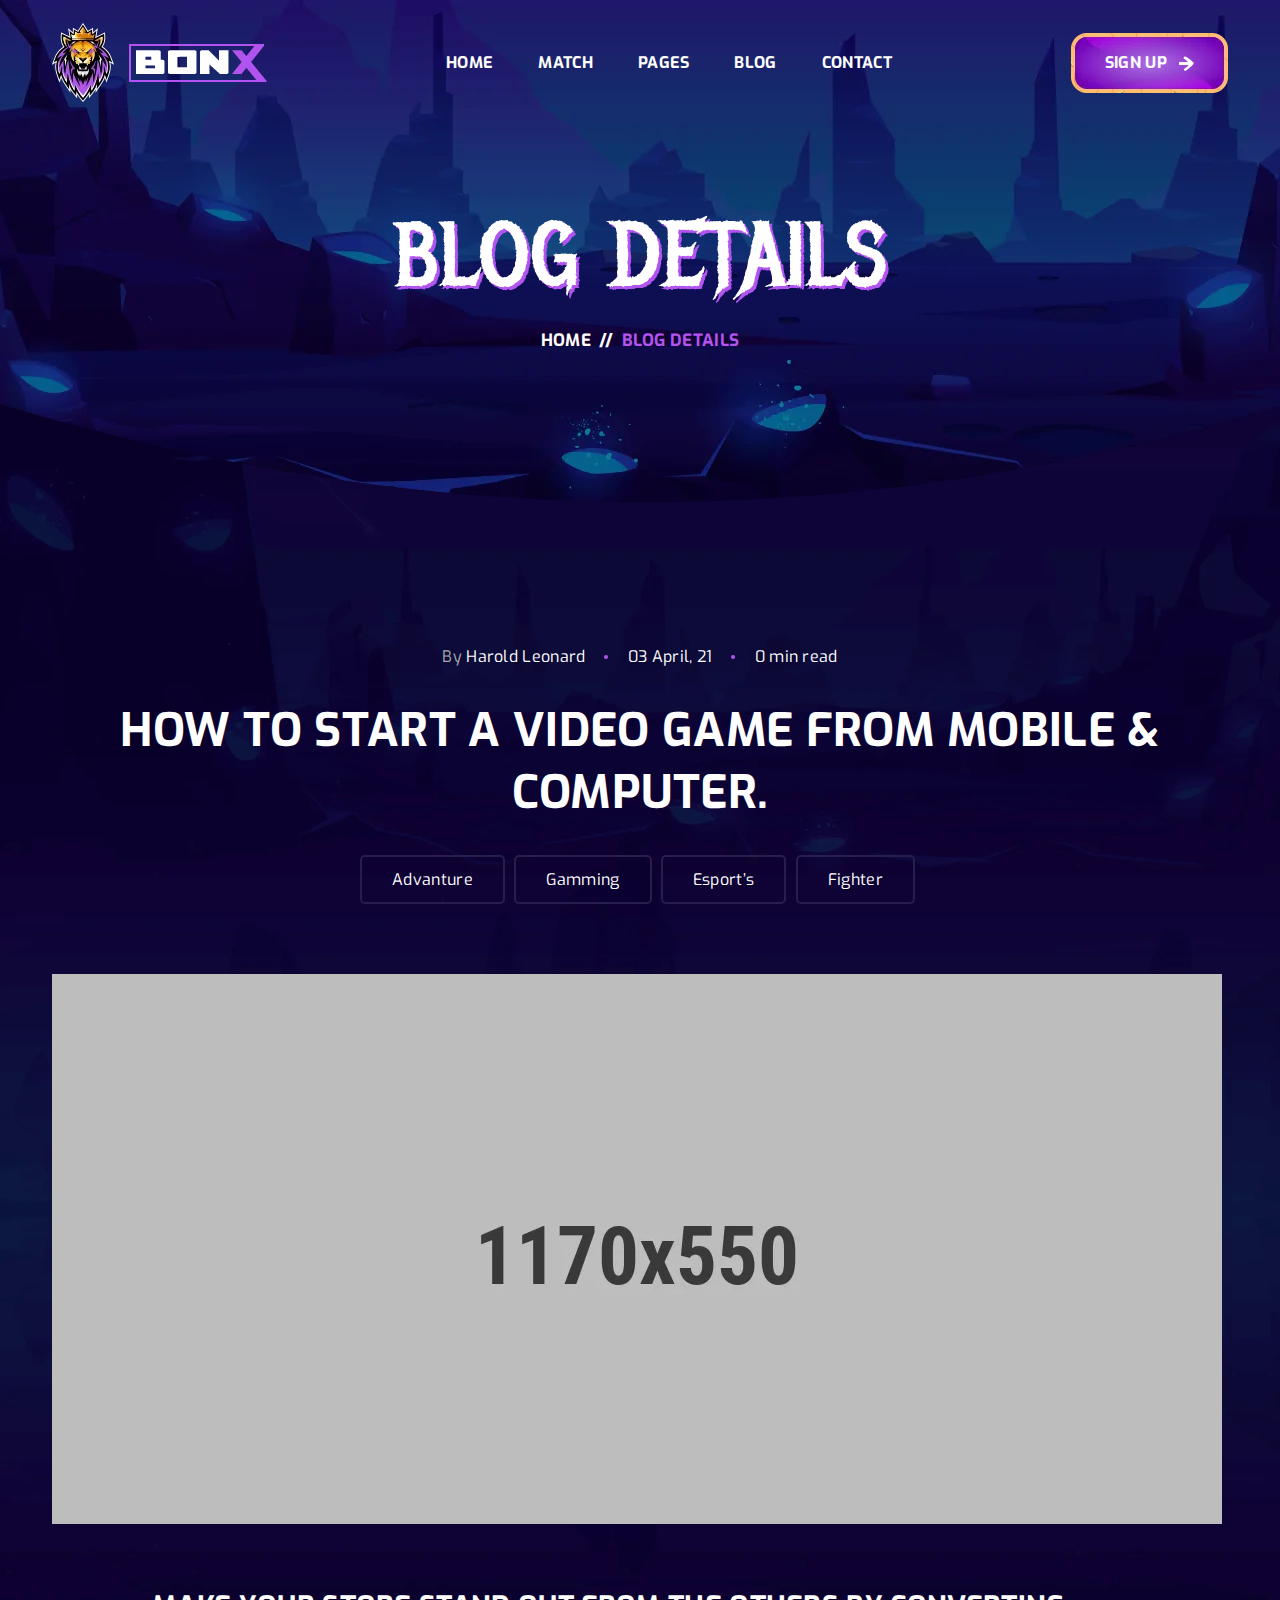
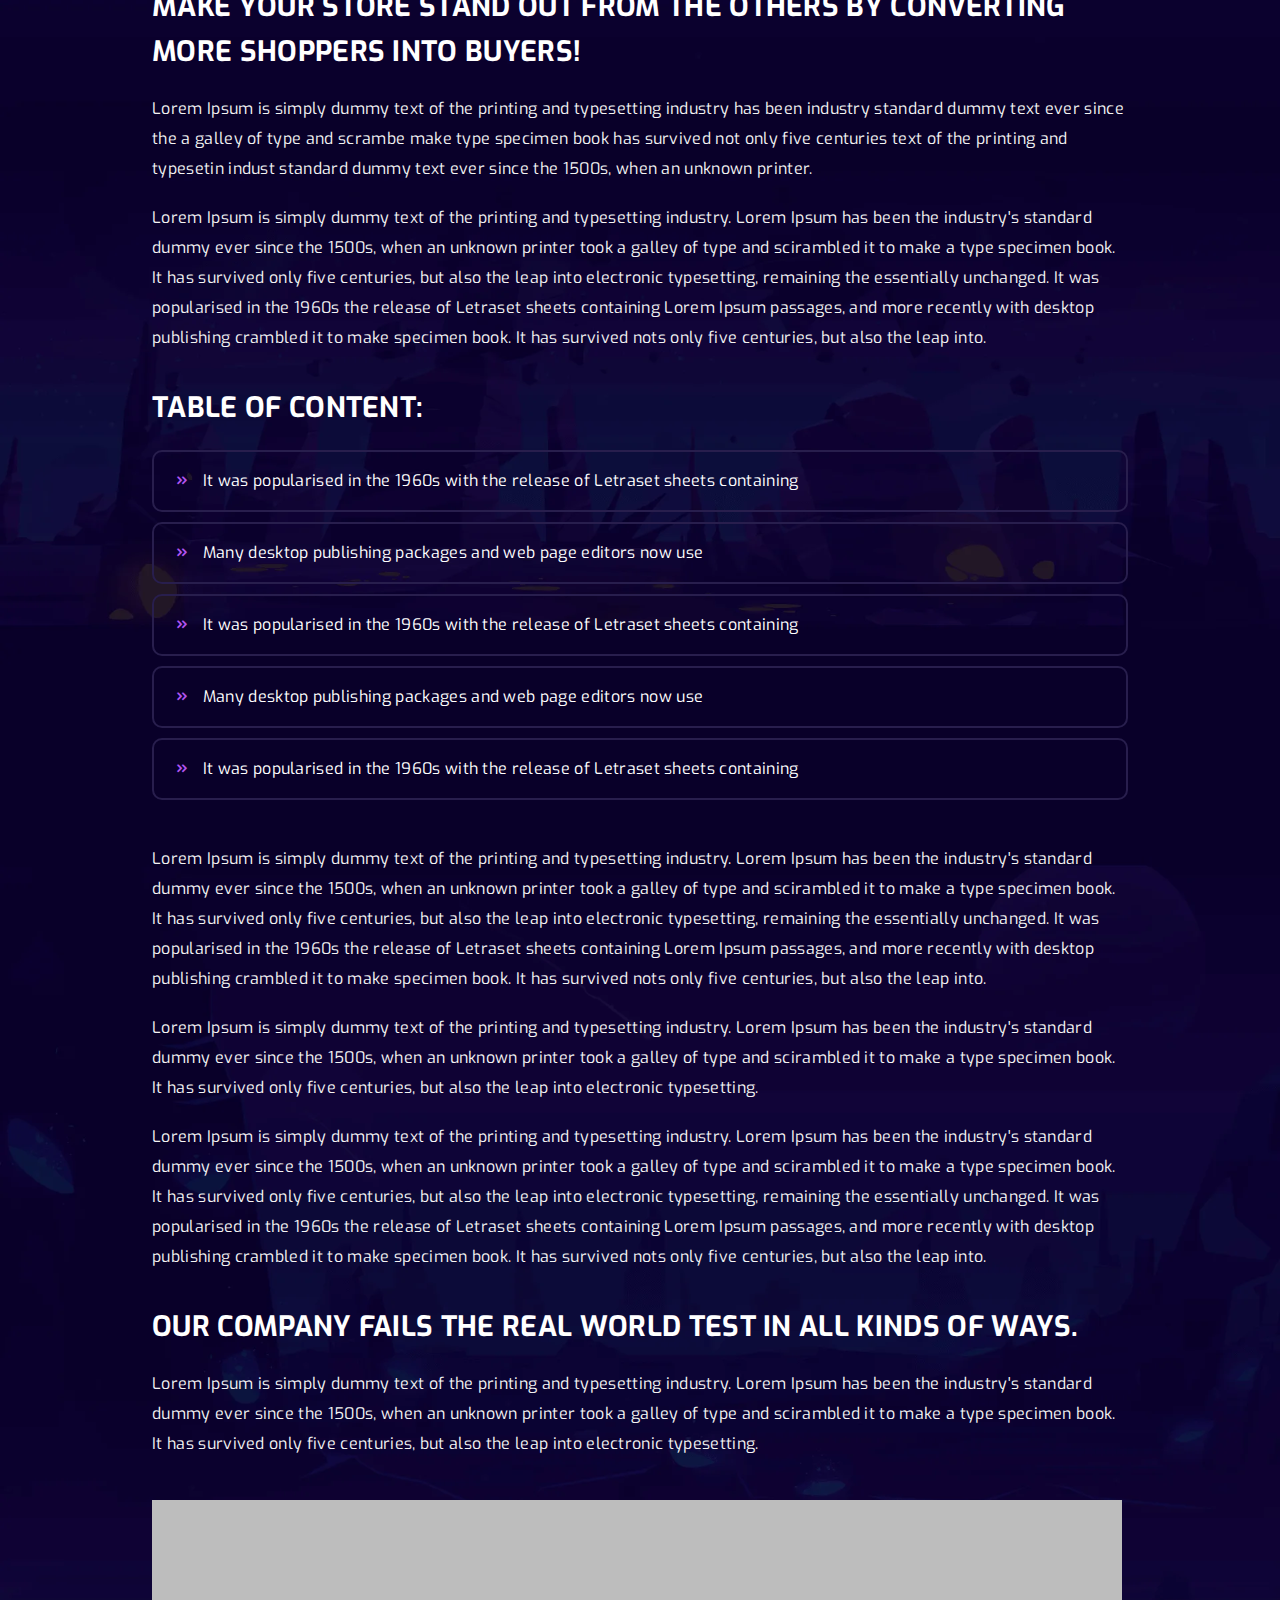
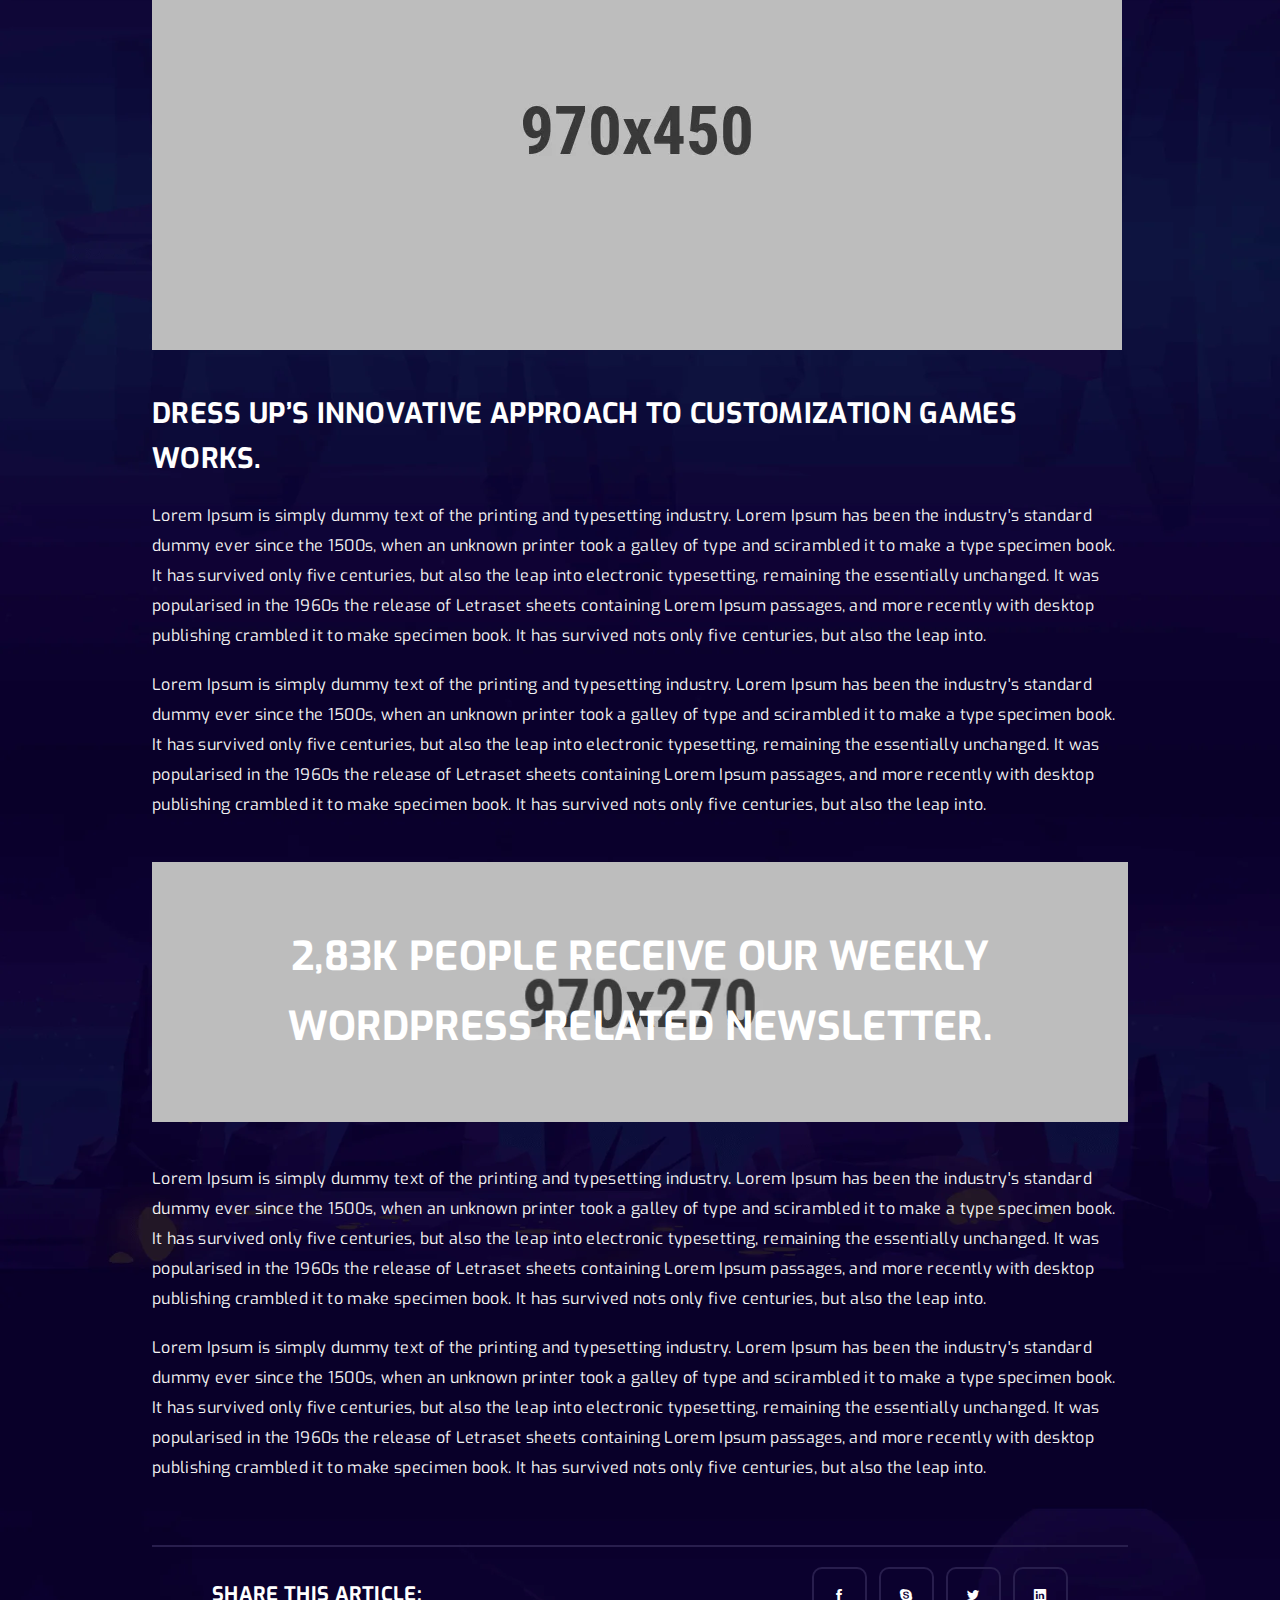
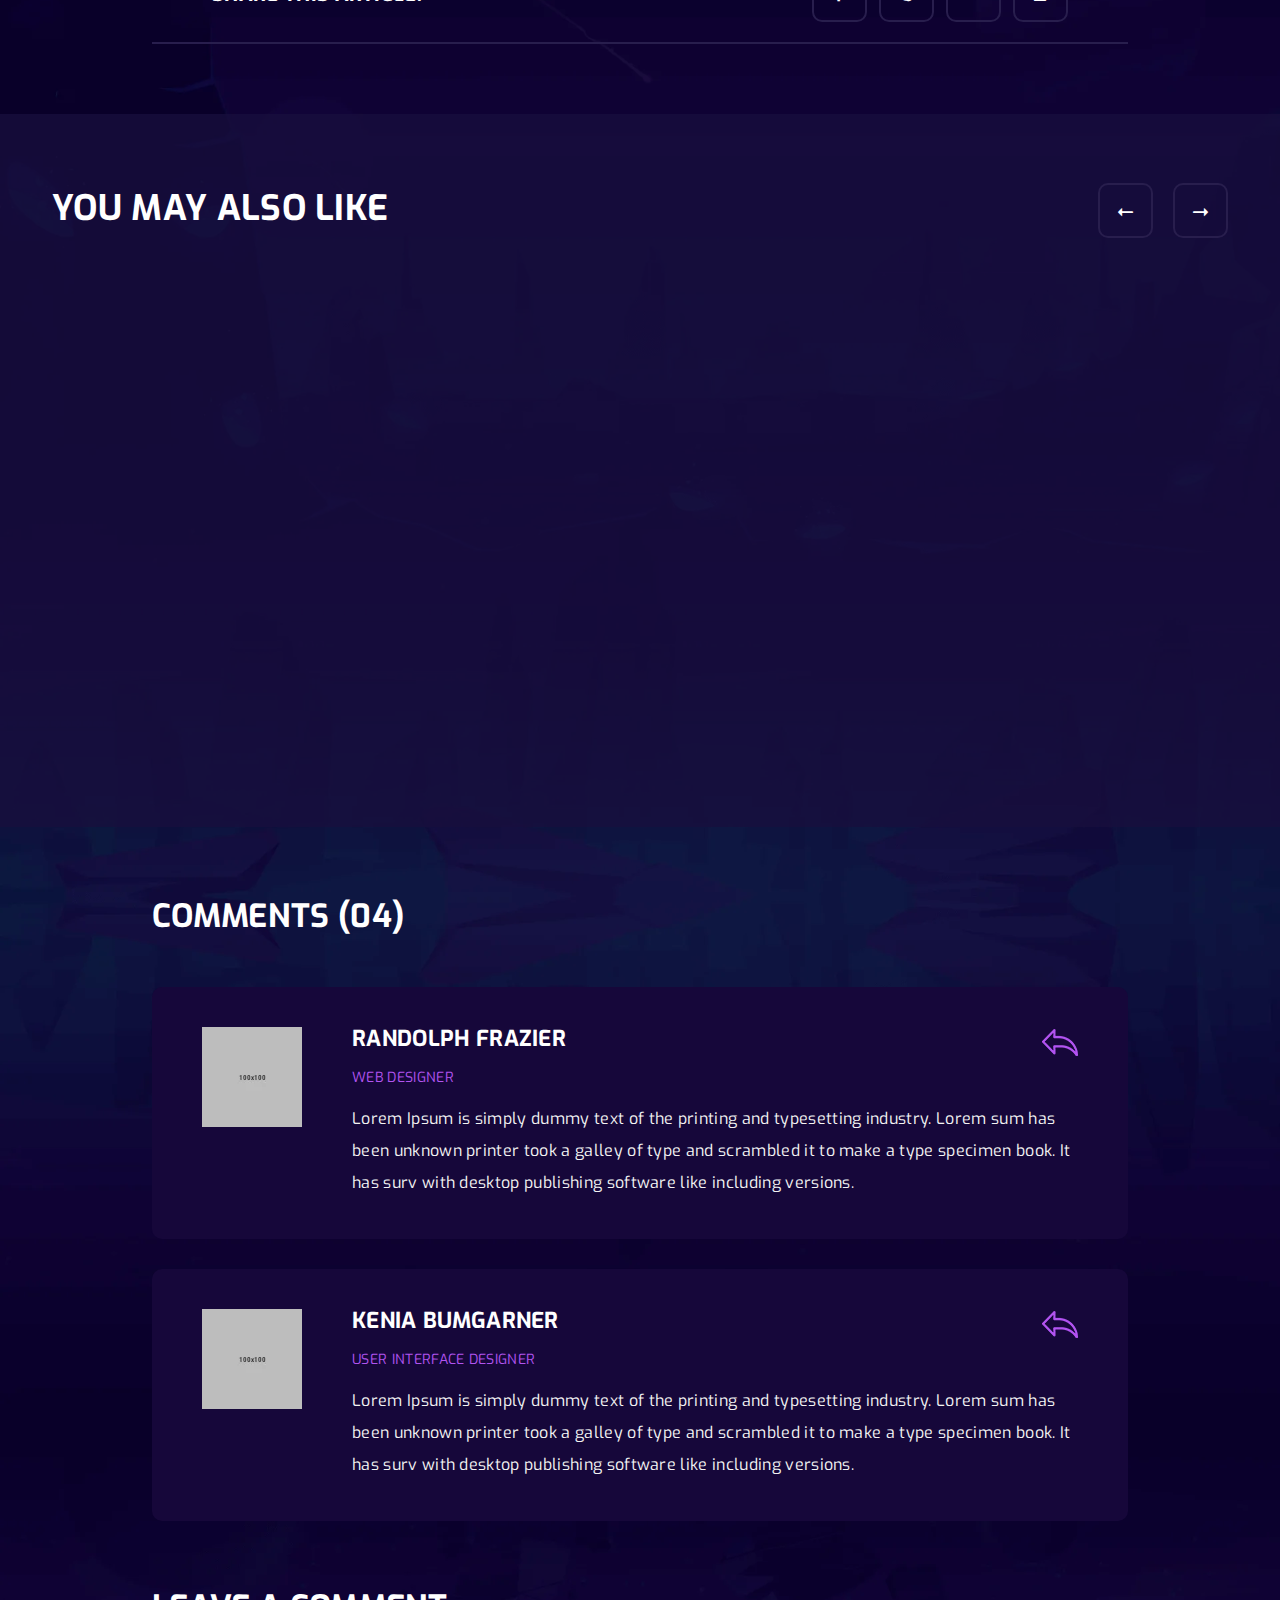
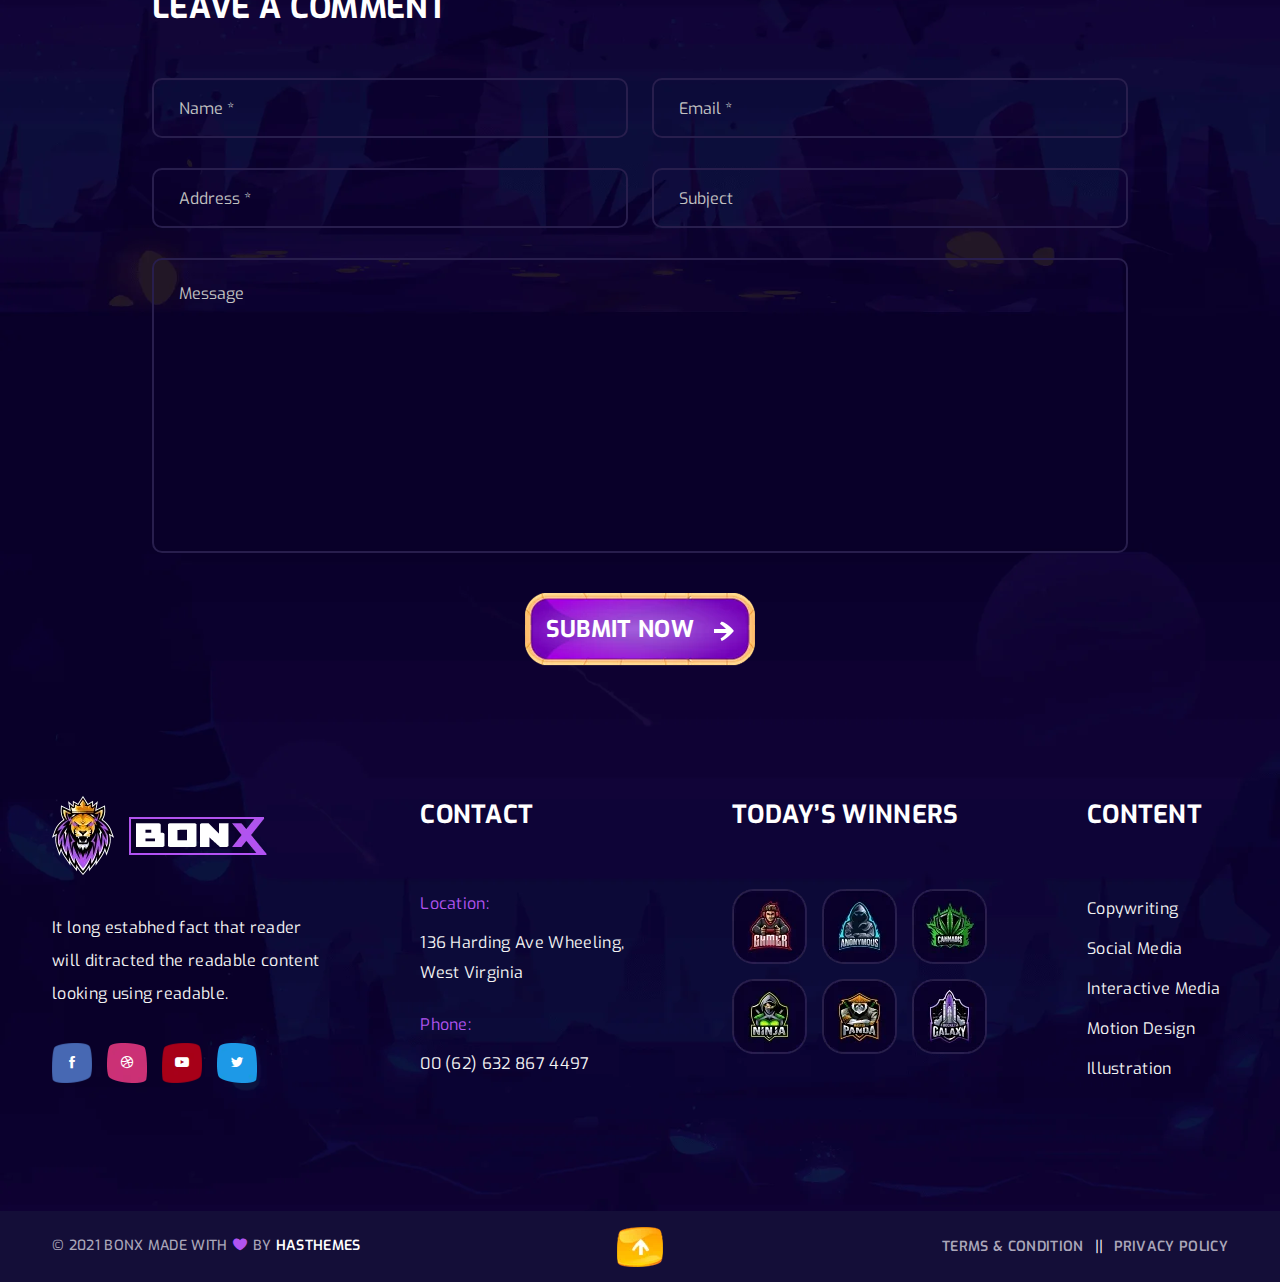
<file: blog-details.html>
<!doctype html>
<html class="no-js" lang="en">

<head>
    <meta charset="utf-8">
    <meta http-equiv="x-ua-compatible" content="ie=edge">
    <title>Bonx - Gaming Website Template HTML Version</title>
    <meta name="description" content="240+ Best Bootstrap Templates are available on this website. Find your template for your project compatible with the most popular HTML library in the world."/>
    <meta name="viewport" content="width=device-width, initial-scale=1">
    
    <!-- Add site Favicon -->
    <link rel="shortcut icon" href="assets/img/favicon.ico" type="image/png">

    <!-- CSS 
    ========================= -->
    <link rel="preconnect" href="https://fonts.googleapis.com">
    <link rel="preconnect" href="https://fonts.gstatic.com" crossorigin>
    <link href="https://fonts.googleapis.com/css2?family=Exo:ital,wght@0,100;0,200;0,300;0,400;0,500;0,600;0,700;0,800;0,900;1,100;1,200;1,300;1,400;1,500;1,600;1,700;1,800;1,900&family=Metal+Mania&display=swap" rel="stylesheet">

    <link rel="stylesheet" href="assets/css/vendor/bootstrap.min.css">
    <link rel="stylesheet" href="assets/css/slick.css">
    <link rel="stylesheet" href="assets/css/icofont.min.css">
    <link rel="stylesheet" href="assets/css/animate.css">
    <link rel="stylesheet" href="assets/css/nice-select.css">
    <link rel="stylesheet" href="assets/css/magnific-popup.css">
    <!-- Main Style CSS -->
    <link rel="stylesheet" href="assets/css/style.css">
</head>

<body class="body__bg" data-bgimg="assets/img/bg/body-bg2.webp">
   
  
     <!--offcanvas menu area start-->
     <div class="body_overlay">
                
    </div>
    <div class="offcanvas_menu">
        <div class="container">
            <div class="row">
                <div class="col-12">
                    <div class="offcanvas_menu_wrapper">
                        <div class="canvas_close">
                            <a href="javascript:void(0)"><i class="icofont-close"></i></a>  
                        </div>
                        <div id="menu" class="text-left ">
                            <ul class="offcanvas_main_menu">
                                <li class="menu-item-has-children active">
                                    <a href="index.html">Home</a>
                                </li>
                                <li class="menu-item-has-children"><a href="#">Match</a>
                                    <ul class="sub-menu">
                                        <li><a href="match.html">Match Page</a></li>
                                        <li><a href="match-details.html">Match Details</a></li>
                                    </ul>
                                </li>
                                <li class="menu-item-has-children"><a href="#">Pages</a>
                                    <ul class="sub-menu">
                                        <li><a href="about.html">About Us</a></li>
                                        <li><a href="all-game.html">All Game</a></li>
                                        <li><a href="game-details.html">Game Details</a></li>
                                        <li><a href="faq.html">Faq Page</a></li>
                                        <li><a href="players.html">Players</a></li>
                                        <li><a href="player-details.html">Player Details</a></li>
                                        <li><a href="404.html">Error 404</a></li>
                                    </ul>
                                </li>
                                <li class="menu-item-has-children">
                                    <a href="#">blog</a>
                                    <ul class="sub-menu">
                                        <li><a href="blog-left-sidebar.html">Blog Left Sidebar</a></li>
                                        <li><a href="blog-right-sidebar.html">Blog Right Sidebar</a></li>
                                        <li><a href="blog-without-sidebar.html">Blog Without Sidebar</a></li>
                                         <li><a href="blog-grid-left-sidebar.html">Blog Grid Left Sidebar</a></li>
                                            <li><a href="blog-grid-right-sidebar.html">Blog Grid Right Sidebar</a></li>
                                        <li><a href="blog-grid-without-sidebar.html">Blog Grid Without Sidebar</a></li>
                                        <li><a href="blog-details-left-sidebar.html">Blog Details Left Sidebar</a></li>
                                        <li><a href="blog-details-right-sidebar.html">Blog Details Right Sidebar</a></li>
                                        <li><a href="blog-details.html">Blog Details</a></li>
                                    </ul>
                                </li>
                                <li class="menu-item-has-children"><a href="contact.html">Contact Us</a></li>
                            </ul>
                        </div>
                    </div>
                </div>
            </div>
        </div>
    </div>
    <!--offcanvas menu area end-->

    <!--header area start-->
    <header class="header_section header_transparent sticky-header">
        <div class="container">
            <div class="row">
                <div class="col-12">
                    <div class="main_header d-flex justify-content-between align-items-center">
                        <div class="header_logo">
                            <a class="sticky_none" href="index.html"><img src="assets/img/logo/logo.webp" alt=""></a>
                        </div>
                        <!--main menu start-->
                        <div class="main_menu d-none d-lg-block"> 
                            <nav>  
                                <ul class="d-flex">
                                    <li><a href="index.html">Home</a></li> 
                                    <li><a href="match.html">Match</a>
                                        <ul class="sub_menu">
                                            <li><a href="match.html">Match Page</a></li>
                                            <li><a href="match-details.html">Match Details</a></li>
                                        </ul>
                                    </li>
                                    <li><a href="#">Pages</a>
                                        <ul class="sub_menu">
                                            <li><a href="about.html">About Us</a></li>
                                            <li><a href="all-game.html">All Game</a></li>
                                            <li><a href="game-details.html">Game Details</a></li>
                                            <li><a href="faq.html">Faq Page</a></li>
                                            <li><a href="players.html">Players</a></li>
                                            <li><a href="player-details.html">Player Details</a></li>
                                            <li><a href="404.html">Error 404</a></li>
                                        </ul>
                                    </li>
                                    <li><a href="blog-left-sidebar.html">blog</a>
                                        <ul class="sub_menu">
                                            <li><a href="blog-left-sidebar.html">Blog Left Sidebar</a></li>
                                            <li><a href="blog-right-sidebar.html">Blog Right Sidebar</a></li>
                                            <li><a href="blog-without-sidebar.html">Blog Without Sidebar</a></li>
                                             <li><a href="blog-grid-left-sidebar.html">Blog Grid Left Sidebar</a></li>
                                            <li><a href="blog-grid-right-sidebar.html">Blog Grid Right Sidebar</a></li>
                                            <li><a href="blog-grid-without-sidebar.html">Blog Grid Without Sidebar</a></li>
                                            <li><a href="blog-details-left-sidebar.html">Blog Details Left Sidebar</a></li>
                                            <li><a href="blog-details-right-sidebar.html">Blog Details Right Sidebar</a></li>
                                            <li><a href="blog-details.html">Blog Details</a></li>
                                        </ul>
                                    </li>
                                    <li><a href="contact.html">Contact</a></li>
                                </ul>  
                            </nav>
                        </div>
                        <!--main menu end-->
                        <div class="header_right_sidebar d-flex align-items-center">
                            <div class="sing_up_btn">
                                <a class="btn btn-link" href="#">SIGN UP <img src="assets/img/icon/arrrow-icon2.webp" alt=""> </a>
                            </div>
                            <div class="canvas_open">
                                <a href="javascript:void(0)"><i class="icofont-navigation-menu"></i></a>
                            </div>
                        </div>
                    </div>
                </div>
            </div>
        </div>
    </header>
    <!--header area end-->

    <!-- breadcrumbs area start -->
    <div class="breadcrumbs_aree breadcrumbs_bg mb-140" data-bgimg="assets/img/bg/breadcrumbs-bg.webp">
        <div class="container">
            <div class="row">
                <div class="col-12">
                    <div class="breadcrumbs_text text-center">
                        <h1>BLOG DETAILS</h1>
                        <ul class="d-flex justify-content-center">
                            <li><a href="index.html">Home </a></li>
                            <li> <span>//</span></li>
                            <li>  Blog Details</li>
                        </ul>
                    </div>
                </div>
            </div>
        </div>
    </div>
    <!-- breadcrumbs area end -->
    
    <!-- page wrapper start -->
    <div class="page_wrapper">

        <!--blog body area start-->
        <section class="blog_details_section mb-130">
            <div class="container">
                <div class="row">
                    <div class="col-12">
                        <div class="blog_details_inner">
                            <div class="blog_details_header text-center">
                                <div class="blog__meta_date">
                                    <ul class="d-flex justify-content-center">
                                        <li><span>By</span> Harold Leonard   </li>
                                        <li> 03 April, 21  </li>
                                        <li>0 min read</li>
                                    </ul>
                                </div>
                                <div class="blog_details_title">
                                    <h2>How to Start a Video Game from
                                        mobile & computer.</h2>
                                </div>
                                <div class="widget_tags">
                                    <ul>
                                        <li><a href="#">Advanture</a></li>
                                        <li><a href="#">Gamming</a></li>
                                        <li><a href="#"> Esport’s</a></li>
                                        <li><a href="#">Fighter</a></li>
                                    </ul>
                                </div>
                            </div>
                            <div class="blog_sticky_thumb">
                                <img src="assets/img/blog/blog-sticky.webp" alt="">
                            </div>
                            <div class="blog_details_content ">
                                <div class="blog_details_content_step">
                                    <h3 class="title_margin">Make your store stand out from the others by converting more
                                        shoppers into buyers!</h3>
                                    <div class="blog_details_desc">   
                                        <p>Lorem Ipsum is simply dummy text of the printing and typesetting industry has been industry standard dummy text ever since the
                                            a galley of type and scrambe make type specimen book has survived not only five centuries text of the printing and typesetin indust
                                            standard dummy text ever since the 1500s, when an unknown printer.</p> 
                                        <p>Lorem Ipsum is simply dummy text of the printing and typesetting industry. Lorem Ipsum has been the industry's standard dummy
                                            ever since the 1500s, when an unknown printer took a galley of type and scirambled it to make a type specimen book. It has survived
                                            only five centuries, but also the leap into electronic typesetting, remaining the essentially unchanged. It was popularised in the 1960s
                                            the release of Letraset sheets containing Lorem Ipsum passages, and more recently with desktop publishing crambled it to make
                                            specimen book. It has survived nots only five centuries, but also the leap into.</p>  
                                    </div> 
                                </div>
                                <div class="blog_details_content_step">
                                    <h3 class="title_margin">Table of Content:</h3>
                                    <div class="blog_details_table_content">
                                        <ul>
                                            <li><a href="#"><i class="icofont-rounded-double-right"></i> It was popularised in the 1960s with the release of Letraset sheets containing</a></li>
                                            <li><a href="#"><i class="icofont-rounded-double-right"></i> Many desktop publishing packages and web page editors now use</a></li>
                                            <li><a href="#"><i class="icofont-rounded-double-right"></i> It was popularised in the 1960s with the release of Letraset sheets containing</a></li>
                                            <li><a href="#"><i class="icofont-rounded-double-right"></i> Many desktop publishing packages and web page editors now use</a></li>
                                            <li><a href="#"><i class="icofont-rounded-double-right"></i> It was popularised in the 1960s with the release of Letraset sheets containing</a></li>
                                        </ul>
                                    </div>
                                    <div class="blog_details_desc">   
                                        <p>Lorem Ipsum is simply dummy text of the printing and typesetting industry. Lorem Ipsum has been the industry's standard dummy
                                            ever since the 1500s, when an unknown printer took a galley of type and scirambled it to make a type specimen book. It has survived
                                            only five centuries, but also the leap into electronic typesetting, remaining the essentially unchanged. It was popularised in the 1960s
                                            the release of Letraset sheets containing Lorem Ipsum passages, and more recently with desktop publishing crambled it to make
                                            specimen book. It has survived nots only five centuries, but also the leap into.</p> 
                                        <p>Lorem Ipsum is simply dummy text of the printing and typesetting industry. Lorem Ipsum has been the industry's standard dummy
                                            ever since the 1500s, when an unknown printer took a galley of type and scirambled it to make a type specimen book. It has survived
                                            only five centuries, but also the leap into electronic typesetting.</p> 
                                            <p>Lorem Ipsum is simply dummy text of the printing and typesetting industry. Lorem Ipsum has been the industry's standard dummy
                                                ever since the 1500s, when an unknown printer took a galley of type and scirambled it to make a type specimen book. It has survived
                                                only five centuries, but also the leap into electronic typesetting, remaining the essentially unchanged. It was popularised in the 1960s
                                                the release of Letraset sheets containing Lorem Ipsum passages, and more recently with desktop publishing crambled it to make
                                                specimen book. It has survived nots only five centuries, but also the leap into.</p> 
                                    </div>
                                </div>

                                <div class="blog_details_content_step">
                                    <h3 class="title_margin">Our company fails the real world test in all kinds of ways.</h3>
                                    <div class="blog_details_desc">   
                                        <p>Lorem Ipsum is simply dummy text of the printing and typesetting industry. Lorem Ipsum has been the industry's standard dummy
                                            ever since the 1500s, when an unknown printer took a galley of type and scirambled it to make a type specimen book. It has survived
                                            only five centuries, but also the leap into electronic typesetting.</p>  
                                    </div>
                                    <div class="blog_details_layer_thumb">
                                        <img src="assets/img/blog/blog_details_layer.webp" alt="">
                                    </div>
                                </div>

                                <div class="blog_details_content_step">
                                    <h3 class="title_margin">Dress Up’s Innovative Approach to Customization Games Works.</h3>
                                    <div class="blog_details_desc">   
                                        <p>Lorem Ipsum is simply dummy text of the printing and typesetting industry. Lorem Ipsum has been the industry's standard dummy
                                            ever since the 1500s, when an unknown printer took a galley of type and scirambled it to make a type specimen book. It has survived
                                            only five centuries, but also the leap into electronic typesetting, remaining the essentially unchanged. It was popularised in the 1960s
                                            the release of Letraset sheets containing Lorem Ipsum passages, and more recently with desktop publishing crambled it to make
                                            specimen book. It has survived nots only five centuries, but also the leap into.</p> 
                                        <p>Lorem Ipsum is simply dummy text of the printing and typesetting industry. Lorem Ipsum has been the industry's standard dummy
                                            ever since the 1500s, when an unknown printer took a galley of type and scirambled it to make a type specimen book. It has survived
                                            only five centuries, but also the leap into electronic typesetting, remaining the essentially unchanged. It was popularised in the 1960s
                                            the release of Letraset sheets containing Lorem Ipsum passages, and more recently with desktop publishing crambled it to make
                                            specimen book. It has survived nots only five centuries, but also the leap into.</p>     
                                    </div>
                                    <div class="blog_related_text" data-bgimg="assets/img/blog/blog-related-bg.webp">
                                        <h3>2,83k People Receive Our Weekly
                                            WordPress Related Newsletter.</h3>
                                    </div>
                                    <div class="blog_details_desc">   
                                        <p>Lorem Ipsum is simply dummy text of the printing and typesetting industry. Lorem Ipsum has been the industry's standard dummy
                                            ever since the 1500s, when an unknown printer took a galley of type and scirambled it to make a type specimen book. It has survived
                                            only five centuries, but also the leap into electronic typesetting, remaining the essentially unchanged. It was popularised in the 1960s
                                            the release of Letraset sheets containing Lorem Ipsum passages, and more recently with desktop publishing crambled it to make
                                            specimen book. It has survived nots only five centuries, but also the leap into.</p> 
                                        <p>Lorem Ipsum is simply dummy text of the printing and typesetting industry. Lorem Ipsum has been the industry's standard dummy
                                            ever since the 1500s, when an unknown printer took a galley of type and scirambled it to make a type specimen book. It has survived
                                            only five centuries, but also the leap into electronic typesetting, remaining the essentially unchanged. It was popularised in the 1960s
                                            the release of Letraset sheets containing Lorem Ipsum passages, and more recently with desktop publishing crambled it to make
                                            specimen book. It has survived nots only five centuries, but also the leap into.</p>     
                                    </div>
                                </div>
                                <div class="post__social d-flex justify-content-between align-items-center">
                                    <h3>Share this article:</h3>
                                    <ul class="d-flex">
                                        <li><a href="https://www.facebook.com"><i class="icofont-facebook"></i></a></li>
                                        <li><a href="https://www.skype.com"><i class="icofont-skype"></i></a></li>
                                        <li><a href="https://twitter.com"><i class="icofont-twitter"></i></a></li>
                                        <li><a href="https://www.linkedin.com"><i class="icofont-linkedin"></i></a></li>
                                    </ul>
                                </div>
                            </div>
                        </div>
                    </div>
                </div>
            </div>
            <div class="blog_like_area" data-bgimg="assets/img/blog/blog-like-bg.webp">
                <div class="container">
                    <div class="blog_like_title">
                        <h2>You may also like</h2>
                    </div>
                    <div class="blog_like_inner slick__activation2" data-slick='{
                        "slidesToShow": 2,
                        "slidesToScroll": 1,
                        "arrows": true,
                        "dots": false,
                        "autoplay": false,
                        "speed": 300,
                        "infinite": true ,  
                        "responsive":[  
                        {"breakpoint":992, "settings": { "slidesToShow": 1 } },  
                        {"breakpoint":576, "settings": { "slidesToShow": 1 } }  
                        ]                                                     
                    }'>
                        <div class="blog_like_list">
                            <div class="single_blog d-flex align-items-center wow fadeInUp" data-wow-delay="0.1s" data-wow-duration="1.1s">
                                <div class="blog_thumb">
                                    <a href="blog-details.html"><img src="assets/img/blog/blog1.webp" alt=""></a>
                                </div>
                                <div class="blog_content">
                                    <div class="blog_date">
                                        <span><i class="icofont-calendar"></i>  20 January 2021</span>
                                    </div>
                                    <h3><a href="blog-details.html">if you have seen Apple's
                                        recent jabs.</a></h3>
                                    <a href="blog-details.html">READ MORE</a>
                                </div>
                            </div>
                            <div class="single_blog d-flex align-items-center wow fadeInUp" data-wow-delay="0.1s" data-wow-duration="1.1s">
                                <div class="blog_thumb">
                                    <a href="blog-details.html"><img src="assets/img/blog/blog3.webp" alt=""></a>
                                </div>
                                <div class="blog_content">
                                    <div class="blog_date">
                                        <span><i class="icofont-calendar"></i>  20 January 2021</span>
                                    </div>
                                    <h3><a href="blog-details.html"> Perferendis hic sint are rem, incidunt vitae.</a></h3>
                                    <a href="blog-details.html">READ MORE</a>
                                </div>
                            </div>
                        </div>
                        <div class="blog_like_list">
                            <div class="single_blog d-flex align-items-center wow fadeInUp" data-wow-delay="0.1s" data-wow-duration="1.1s">
                                <div class="blog_thumb">
                                    <a href="blog-details.html"><img src="assets/img/blog/blog2.webp" alt=""></a>
                                </div>
                                <div class="blog_content">
                                    <div class="blog_date">
                                        <span><i class="icofont-calendar"></i>  20 January 2021</span>
                                    </div>
                                    <h3><a href="blog-details.html">Lorem ipsum dolor sit amet, adipisicing elit.</a></h3>
                                    <a href="blog-details.html">READ MORE</a>
                                </div>
                            </div>
                            <div class="single_blog d-flex align-items-center wow fadeInUp" data-wow-delay="0.1s" data-wow-duration="1.1s">
                                <div class="blog_thumb">
                                    <a href="blog-details.html"><img src="assets/img/blog/blog4.webp" alt=""></a>
                                </div>
                                <div class="blog_content">
                                    <div class="blog_date">
                                        <span><i class="icofont-calendar"></i>  20 January 2021</span>
                                    </div>
                                    <h3><a href="blog-details.html">if you have seen Apple's
                                        recent jabs.</a></h3>
                                    <a href="blog-details.html">READ MORE</a>
                                </div>
                            </div>
                        </div>
                        <div class="blog_like_list">
                            <div class="single_blog d-flex align-items-center wow fadeInUp" data-wow-delay="0.1s" data-wow-duration="1.1s">
                                <div class="blog_thumb">
                                    <a href="blog-details.html"><img src="assets/img/blog/blog2.webp" alt=""></a>
                                </div>
                                <div class="blog_content">
                                    <div class="blog_date">
                                        <span><i class="icofont-calendar"></i>  20 January 2021</span>
                                    </div>
                                    <h3><a href="blog-details.html">Lorem ipsum dolor sit amet, adipisicing elit.</a></h3>
                                    <a href="blog-details.html">READ MORE</a>
                                </div>
                            </div>
                            <div class="single_blog d-flex align-items-center wow fadeInUp" data-wow-delay="0.1s" data-wow-duration="1.1s">
                                <div class="blog_thumb">
                                    <a href="blog-details.html"><img src="assets/img/blog/blog4.webp" alt=""></a>
                                </div>
                                <div class="blog_content">
                                    <div class="blog_date">
                                        <span><i class="icofont-calendar"></i>  20 January 2021</span>
                                    </div>
                                    <h3><a href="blog-details.html">if you have seen Apple's
                                        recent jabs.</a></h3>
                                    <a href="blog-details.html">READ MORE</a>
                                </div>
                            </div>
                        </div>
                    </div>
                </div>
            </div>
            <div class="container">
                <div class="row">
                    <div class="col-12">
                        <div class="blog_comment_wrapper">
                            <div class="comments_box">
                                <div class="comments_title">
                                    <h2>COMMENTS (04)</h2>
                                </div>
                                <div class="comment_list d-flex">
                                    <div class="comment_thumb">
                                        <img src="assets/img/blog/post-comment1.webp" alt="">
                                    </div>
                                    <div class="comment_content">
                                        <a href="#"> <img src="assets/img/icon/reply.webp" alt=""> </a>
                                        <h3>Randolph Frazier</h3>
                                        <span> Web Designer</span>
                                        <p>Lorem Ipsum is simply dummy text of the printing and typesetting industry. Lorem sum has been 
                                            unknown printer took a galley of type and scrambled it to make a type specimen book. It has surv
                                            with desktop publishing software like including versions.</p>
                                    </div>
                                </div>
                                <div class="comment_list d-flex">
                                    <div class="comment_thumb">
                                        <img src="assets/img/blog/post-comment2.webp" alt="">
                                    </div>
                                    <div class="comment_content">
                                        <a href="#"> <img src="assets/img/icon/reply.webp" alt=""> </a>
                                        <h3>Kenia Bumgarner</h3>
                                        <span> user Interface designer</span>
                                        <p>Lorem Ipsum is simply dummy text of the printing and typesetting industry. Lorem sum has been 
                                            unknown printer took a galley of type and scrambled it to make a type specimen book. It has surv
                                            with desktop publishing software like including versions.</p>
                                    </div>
                                </div>
                            </div>
                            <div class="comments_form">
                                <div class="comments_title">
                                    <h2>Leave A Comment</h2>
                                </div>
                                <div class="comments_form_inner">
                                    <form action="#">
                                        <div class="row">
                                            <div class="col-lg-6 col-md-6">
                                                <div class="comments_form_input">
                                                    <input placeholder="Name *" type="text">
                                                </div>
                                            </div> 
                                            <div class="col-lg-6 col-md-6">
                                                <div class="comments_form_input">
                                                    <input placeholder="Email *" type="text">
                                                </div>
                                            </div>
                                            <div class="col-lg-6 col-md-6">
                                                <div class="comments_form_input">
                                                    <input placeholder="Address *" type="text">
                                                </div>
                                            </div>
                                            <div class="col-lg-6 col-md-6">
                                                <div class="comments_form_input">
                                                    <input placeholder="Subject" type="text">
                                                </div>
                                            </div>
                                            <div class="col-12">
                                                <div class="comments_form_input">
                                                    <textarea placeholder="Message"></textarea>
                                                </div>
                                            </div> 
                                        </div>
                                        <div class="comments_submit_btn text-center">
                                            <a class="btn btn-link" href="#">SUBMIT NOW <img src="assets/img/icon/arrrow-icon.webp" alt=""> </a>
                                        </div>
                                    </form> 
                                </div>  
                            </div>   
                        </div> 
                    </div>
                </div>
            </div>
        </section>
        <!--blog section area end-->

    </div>
    <!-- page wrapper end -->

    <!--footer area start-->
    <footer class="footer_widgets">
        <div class="main_footer">
            <div class="container">
                <div class="row">
                    <div class="col-12">
                        <div class="main_footer_inner d-flex">
                            <div class="footer_widget_list">
                                <div class="footer_logo">
                                    <a href="#"><img src="assets/img/logo/logo.webp" alt=""></a>
                                </div>
                                <div class="footer_contact_desc">
                                    <p>It long estabhed fact that reader
                                        will ditracted the readable content
                                        looking using readable.</p>
                                </div>
                                <div class="footer_social">
                                    <ul class="d-flex">
                                        <li><a class="facebook" href="https://www.facebook.com"><i class="icofont-facebook"></i></a></li>
                                        <li><a class="dribbble" href="https://dribbble.com"><i class="icofont-dribbble"></i></a></li>
                                        <li><a class="youtube" href="https://www.youtube.com"><i class="icofont-youtube-play"></i></a></li>
                                        <li><a class="twitter" href="https://twitter.com"><i class="icofont-twitter"></i></a></li>
                                    </ul>
                                </div>
                            </div>
                            <div class="footer_widget_list contact">
                                <h3>Contact</h3>
                                <div class="footer_contact_info">
                                    <div class="footer_contact_info_list">
                                        <span>Location:</span>
                                        <p>136 Harding Ave
                                            Wheeling, West Virginia</p>
                                    </div>
                                    <div class="footer_contact_info_list">
                                        <span>Phone:</span>
                                        <p><a href="#">00 (62) 632 867 4497</a></p>
                                    </div>
                                </div>
                            </div>
                            <div class="footer_widget_list">
                                <h3>today’s winners</h3>
                                <div class="footer_winners_gallery">
                                    <div class="footer_winners_list d-flex">
                                        <div class="footer_winners_thumb">
                                            <a href="game-details.html"><img src="assets/img/others/winners1.webp" alt=""></a>
                                        </div>
                                        <div class="footer_winners_thumb">
                                            <a href="game-details.html"><img src="assets/img/others/winners2.webp" alt=""></a>
                                        </div>
                                        <div class="footer_winners_thumb">
                                            <a href="game-details.html"><img src="assets/img/others/winners3.webp" alt=""></a>
                                        </div>
                                    </div>
                                    <div class="footer_winners_list d-flex">
                                        <div class="footer_winners_thumb">
                                            <a href="game-details.html"><img src="assets/img/others/winners4.webp" alt=""></a>
                                        </div>
                                        <div class="footer_winners_thumb">
                                            <a href="game-details.html"><img src="assets/img/others/winners5.webp" alt=""></a>
                                        </div>
                                        <div class="footer_winners_thumb">
                                            <a href="game-details.html"><img src="assets/img/others/winners6.webp" alt=""></a>
                                        </div>
                                    </div>
                                </div>
                            </div>
                            <div class="footer_widget_list footer_list_menu">
                                <h3>Content</h3>
                                <div class="footer_menu">
                                    <ul>
                                        <li><a href="about.html"> Copywriting</a></li>
                                        <li><a href="about.html">Social Media</a></li>
                                        <li><a href="about.html">Interactive Media</a></li>
                                        <li><a href="about.html">Motion Design</a></li>
                                        <li><a href="about.html">Illustration</a></li>
                                    </ul>
                                </div>
                            </div>
                        </div>
                    </div> 
                </div>
            </div>
        </div>
        <div class="footer_bottom">
            <div class="container">
                <div class="row">
                    <div class="col-12">
                        <div class="footer_bottom_inner d-flex justify-content-between">
                            <div class="copyright_right">
                                <p> © 2021  BONX  Made with  <i class="icofont-heart"></i>  by <a href="https://hasthemes.com">HasThemes</a></p>
                            </div>
                            <div class="footer_bottom_link_menu">
                                <ul class="d-flex">
                                    <li><a href="about.html">Terms & Condition  </a></li>
                                    <li><a href="about.html">Privacy Policy  </a></li>
                                </ul>
                            </div>
                            <div class="scroll__top_icon">
                                <a id="scroll-top" href="#"><img src="assets/img/icon/scroll-top.webp" alt=""></a>
                            </div>
                        </div>
                    </div>
                </div>
            </div>
        </div>
    </footer>
    <!--footer area end-->

   
<!-- JS
============================================ -->
<!--modernizr min js here-->
<script src="assets/js/vendor/modernizr-3.7.1.min.js"></script>

<!-- Vendor JS -->
<script src="assets/js/vendor/jquery-3.6.0.min.js"></script>
<script src="assets/js/vendor/jquery-migrate-3.3.2.min.js"></script>
<script src="assets/js/vendor/popper.js"></script>
<script src="assets/js/vendor/bootstrap.min.js"></script>
<script src="assets/js/slick.min.js"></script>
<script src="assets/js/wow.min.js"></script>
<script src="assets/js/jquery.nice-select.js"></script>
<script src="assets/js/jquery.magnific-popup.min.js"></script>
<script src="assets/js/jquery.counterup.min.js"></script>
<script src="assets/js/jquery-waypoints.js"></script>

<!-- Main JS -->
<script src="assets/js/main.js"></script>



</body>

</html>
</file>
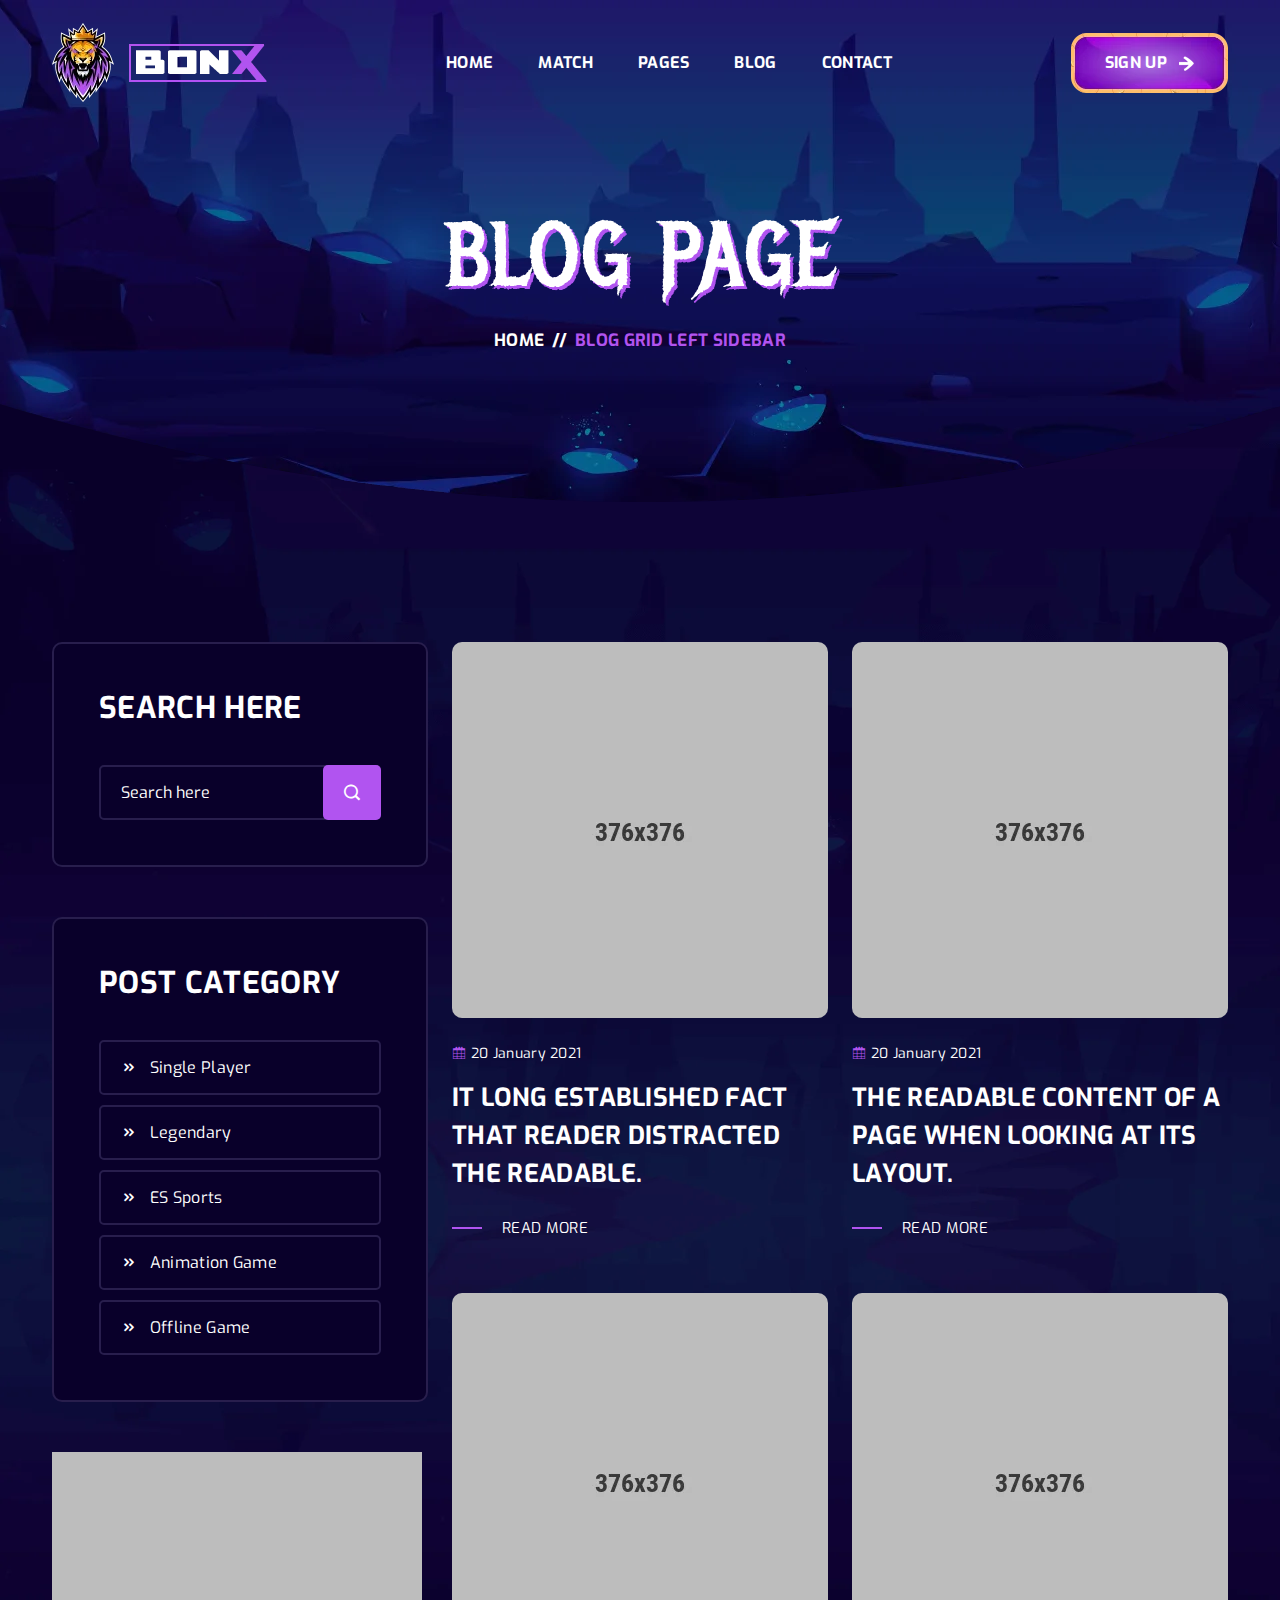
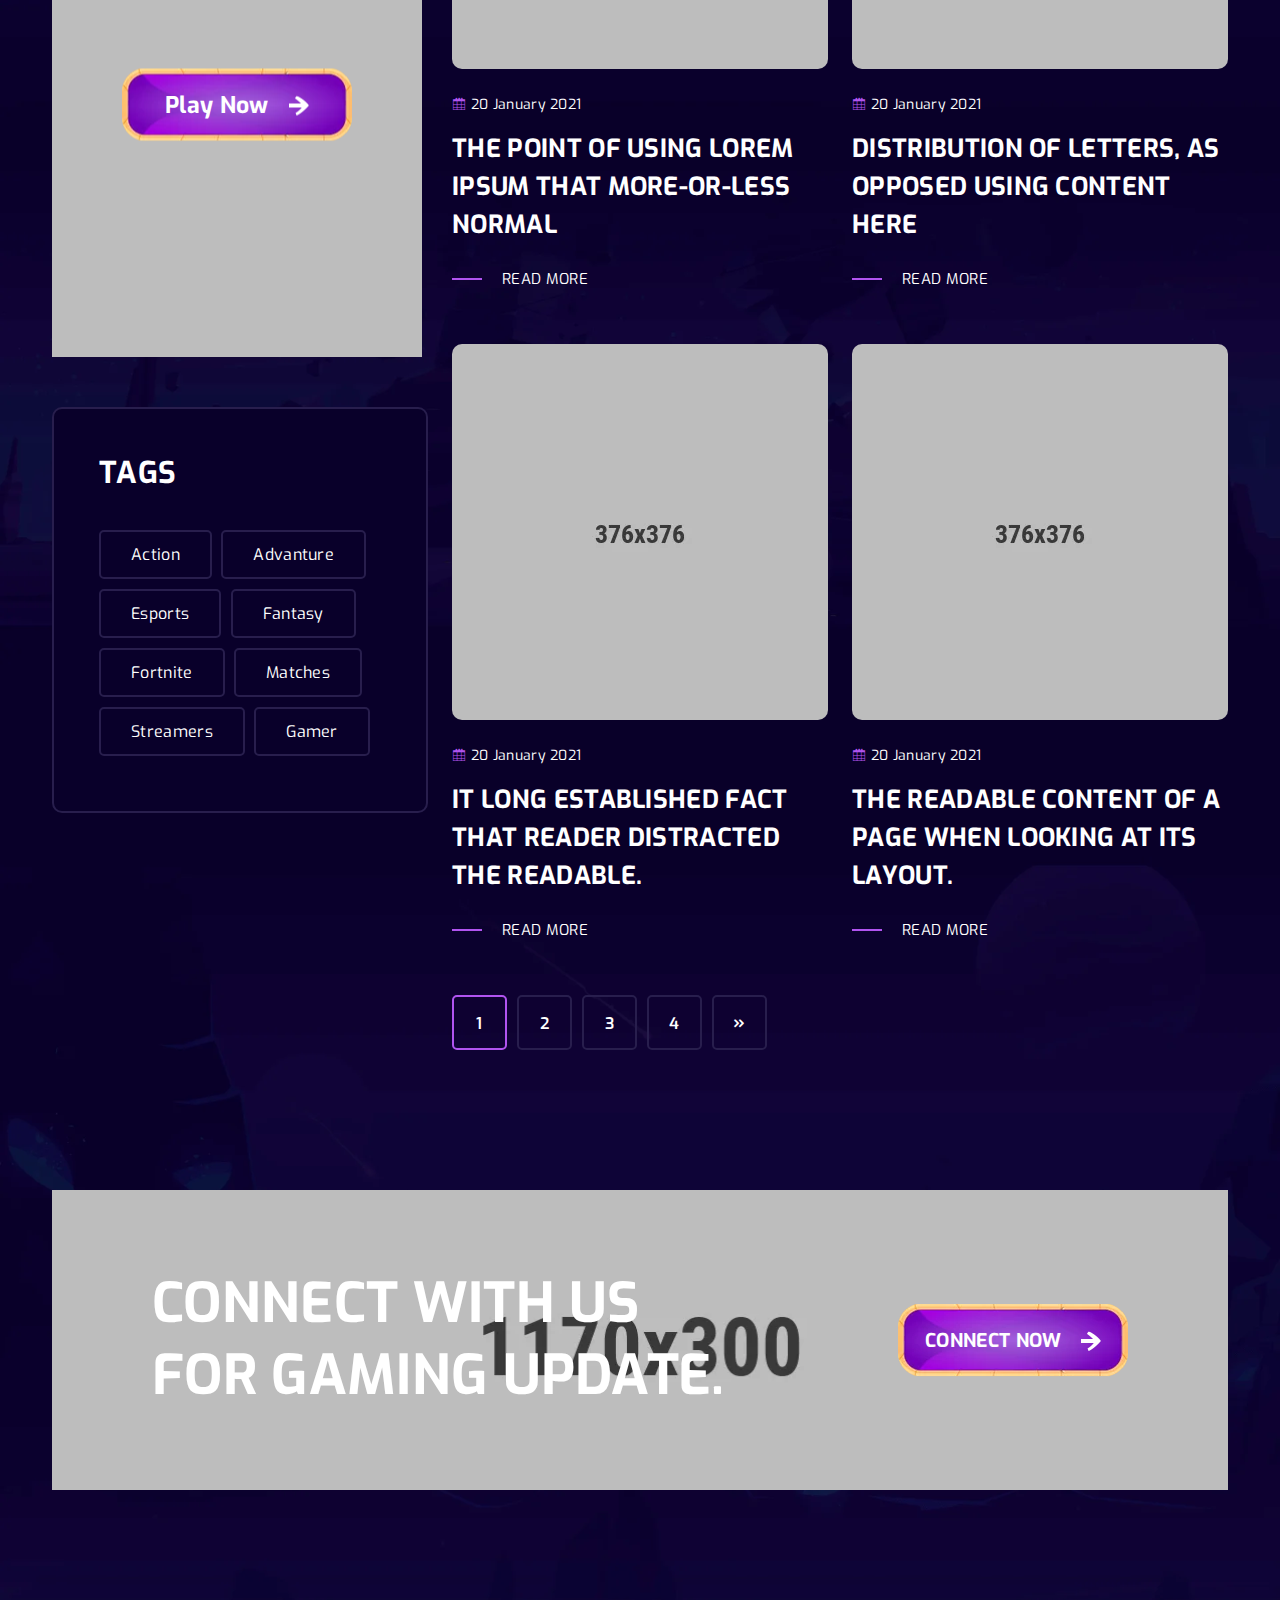
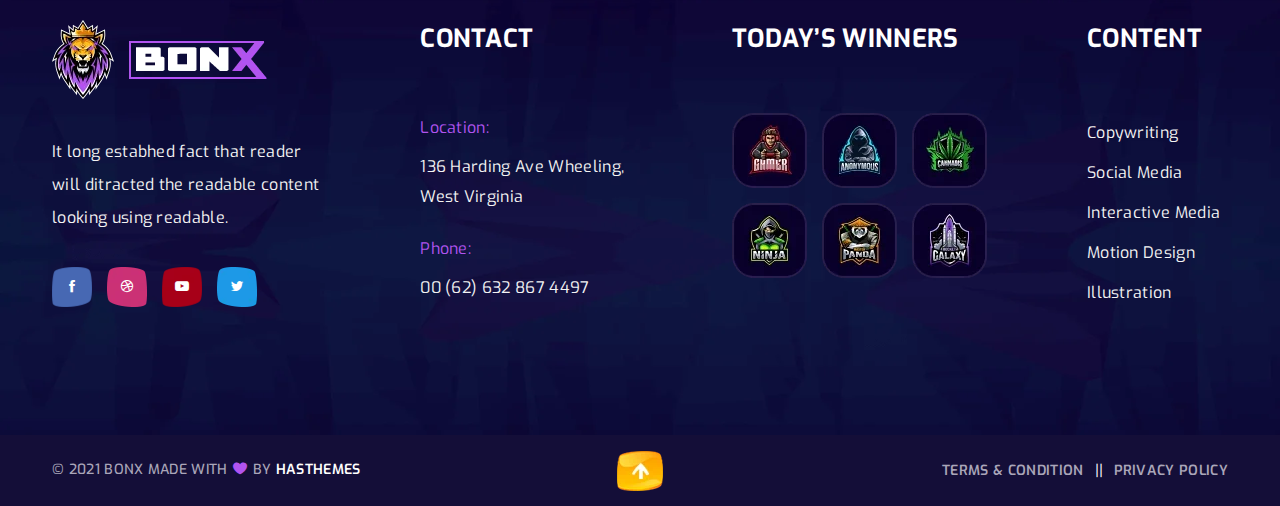
<file: blog-grid-left-sidebar.html>
<!doctype html>
<html class="no-js" lang="en">

<head>
    <meta charset="utf-8">
    <meta http-equiv="x-ua-compatible" content="ie=edge">
    <title>Bonx - Gaming Website Template HTML Version</title>
    <meta name="description" content="240+ Best Bootstrap Templates are available on this website. Find your template for your project compatible with the most popular HTML library in the world."/>
    <meta name="viewport" content="width=device-width, initial-scale=1">
    
    <!-- Add site Favicon -->
    <link rel="shortcut icon" href="assets/img/favicon.ico" type="image/png">

    <!-- CSS 
    ========================= -->
    <link rel="preconnect" href="https://fonts.googleapis.com">
    <link rel="preconnect" href="https://fonts.gstatic.com" crossorigin>
    <link href="https://fonts.googleapis.com/css2?family=Exo:ital,wght@0,100;0,200;0,300;0,400;0,500;0,600;0,700;0,800;0,900;1,100;1,200;1,300;1,400;1,500;1,600;1,700;1,800;1,900&family=Metal+Mania&display=swap" rel="stylesheet">

    <link rel="stylesheet" href="assets/css/vendor/bootstrap.min.css">
    <link rel="stylesheet" href="assets/css/slick.css">
    <link rel="stylesheet" href="assets/css/icofont.min.css">
    <link rel="stylesheet" href="assets/css/animate.css">
    <link rel="stylesheet" href="assets/css/nice-select.css">
    <link rel="stylesheet" href="assets/css/magnific-popup.css">
    <!-- Main Style CSS -->
    <link rel="stylesheet" href="assets/css/style.css">
</head>

<body class="body__bg" data-bgimg="assets/img/bg/body-bg2.webp">
   
  
     <!--offcanvas menu area start-->
     <div class="body_overlay">
                
    </div>
    <div class="offcanvas_menu">
        <div class="container">
            <div class="row">
                <div class="col-12">
                    <div class="offcanvas_menu_wrapper">
                        <div class="canvas_close">
                            <a href="javascript:void(0)"><i class="icofont-close"></i></a>  
                        </div>
                        <div id="menu" class="text-left ">
                            <ul class="offcanvas_main_menu">
                                <li class="menu-item-has-children active">
                                    <a href="index.html">Home</a>
                                </li>
                                <li class="menu-item-has-children"><a href="#">Match</a>
                                    <ul class="sub-menu">
                                        <li><a href="match.html">Match Page</a></li>
                                        <li><a href="match-details.html">Match Details</a></li>
                                    </ul>
                                </li>
                                <li class="menu-item-has-children"><a href="#">Pages</a>
                                    <ul class="sub-menu">
                                        <li><a href="about.html">About Us</a></li>
                                        <li><a href="all-game.html">All Game</a></li>
                                        <li><a href="game-details.html">Game Details</a></li>
                                        <li><a href="faq.html">Faq Page</a></li>
                                        <li><a href="players.html">Players</a></li>
                                        <li><a href="player-details.html">Player Details</a></li>
                                        <li><a href="404.html">Error 404</a></li>
                                    </ul>
                                </li>
                                <li class="menu-item-has-children">
                                    <a href="#">blog</a>
                                    <ul class="sub-menu">
                                        <li><a href="blog-left-sidebar.html">Blog Left Sidebar</a></li>
                                        <li><a href="blog-right-sidebar.html">Blog Right Sidebar</a></li>
                                        <li><a href="blog-without-sidebar.html">Blog Without Sidebar</a></li>
                                         <li><a href="blog-grid-left-sidebar.html">Blog Grid Left Sidebar</a></li>
                                            <li><a href="blog-grid-right-sidebar.html">Blog Grid Right Sidebar</a></li>
                                        <li><a href="blog-grid-without-sidebar.html">Blog Grid Without Sidebar</a></li>
                                        <li><a href="blog-details-left-sidebar.html">Blog Details Left Sidebar</a></li>
                                        <li><a href="blog-details-right-sidebar.html">Blog Details Right Sidebar</a></li>
                                        <li><a href="blog-details.html">Blog Details</a></li>
                                    </ul>
                                </li>
                                <li class="menu-item-has-children"><a href="contact.html">Contact Us</a></li>
                            </ul>
                        </div>
                    </div>
                </div>
            </div>
        </div>
    </div>
    <!--offcanvas menu area end-->

    <!--header area start-->
    <header class="header_section header_transparent sticky-header">
        <div class="container">
            <div class="row">
                <div class="col-12">
                    <div class="main_header d-flex justify-content-between align-items-center">
                        <div class="header_logo">
                            <a class="sticky_none" href="index.html"><img src="assets/img/logo/logo.webp" alt=""></a>
                        </div>
                        <!--main menu start-->
                        <div class="main_menu d-none d-lg-block"> 
                            <nav>  
                                <ul class="d-flex">
                                    <li><a href="index.html">Home</a></li> 
                                    <li><a href="match.html">Match</a>
                                        <ul class="sub_menu">
                                            <li><a href="match.html">Match Page</a></li>
                                            <li><a href="match-details.html">Match Details</a></li>
                                        </ul>
                                    </li>
                                    <li><a href="#">Pages</a>
                                        <ul class="sub_menu">
                                            <li><a href="about.html">About Us</a></li>
                                            <li><a href="all-game.html">All Game</a></li>
                                            <li><a href="game-details.html">Game Details</a></li>
                                            <li><a href="faq.html">Faq Page</a></li>
                                            <li><a href="players.html">Players</a></li>
                                            <li><a href="player-details.html">Player Details</a></li>
                                            <li><a href="404.html">Error 404</a></li>
                                        </ul>
                                    </li>
                                    <li><a href="blog-left-sidebar.html">blog</a>
                                        <ul class="sub_menu">
                                            <li><a href="blog-left-sidebar.html">Blog Left Sidebar</a></li>
                                            <li><a href="blog-right-sidebar.html">Blog Right Sidebar</a></li>
                                            <li><a href="blog-without-sidebar.html">Blog Without Sidebar</a></li>
                                             <li><a href="blog-grid-left-sidebar.html">Blog Grid Left Sidebar</a></li>
                                            <li><a href="blog-grid-right-sidebar.html">Blog Grid Right Sidebar</a></li>
                                            <li><a href="blog-grid-without-sidebar.html">Blog Grid Without Sidebar</a></li>
                                            <li><a href="blog-details-left-sidebar.html">Blog Details Left Sidebar</a></li>
                                            <li><a href="blog-details-right-sidebar.html">Blog Details Right Sidebar</a></li>
                                            <li><a href="blog-details.html">Blog Details</a></li>
                                        </ul>
                                    </li>
                                    <li><a href="contact.html">Contact</a></li>
                                </ul>  
                            </nav>
                        </div>
                        <!--main menu end-->
                        <div class="header_right_sidebar d-flex align-items-center">
                            <div class="sing_up_btn">
                                <a class="btn btn-link" href="#">SIGN UP <img src="assets/img/icon/arrrow-icon2.webp" alt=""> </a>
                            </div>
                            <div class="canvas_open">
                                <a href="javascript:void(0)"><i class="icofont-navigation-menu"></i></a>
                            </div>
                        </div>
                    </div>
                </div>
            </div>
        </div>
    </header>
    <!--header area end-->

    <!-- breadcrumbs area start -->
    <div class="breadcrumbs_aree breadcrumbs_bg mb-140" data-bgimg="assets/img/bg/breadcrumbs-bg.webp">
        <div class="container">
            <div class="row">
                <div class="col-12">
                    <div class="breadcrumbs_text text-center">
                        <h1>BLOG PAGE</h1>
                        <ul class="d-flex justify-content-center">
                            <li><a href="index.html">Home </a></li>
                            <li> <span>//</span></li>
                            <li>  Blog Grid Left Sidebar</li>
                        </ul>
                    </div>
                </div>
            </div>
        </div>
    </div>
    <!-- breadcrumbs area end -->

    <!-- page wrapper start -->
    <div class="page_wrapper">

        <!-- blog page section start -->
        <section class="blog_page_section mb-140">
                <div class="container">
                    <div class="row flex-column-reverse flex-lg-row">
                        <div class="col-lg-4">
                            <div class="blog_sidebar blog_widget">
                                <div class="blog_widget_list mb-50">
                                    <h3>Search Here</h3>
                                    <div class="widget_search">
                                        <form action="#">
                                            <input placeholder="Search here" type="text">
                                            <button type="submit"><i class="icofont-search-1"></i></button>
                                        </form>
                                    </div>
                                </div>
                                <div class="blog_widget_list mb-50">
                                    <h3>POST CATEGORY</h3>
                                    <div class="widget_category blog_widget_category">
                                        <ul>
                                            <li><a href="#"><i class="icofont-rounded-double-right"></i> Single Player </a></li>
                                            <li><a href="#"><i class="icofont-rounded-double-right"></i> Legendary </a></li>
                                            <li><a href="#"><i class="icofont-rounded-double-right"></i> ES Sports </a></li>
                                            <li><a href="#"><i class="icofont-rounded-double-right"></i> Animation Game </a></li>
                                            <li><a href="#"><i class="icofont-rounded-double-right"></i> Offline Game </a></li>
                                        </ul>
                                    </div>
                                </div>
                                <div class="blog_widget_thumb mb-50">
                                    <img src="assets/img/blog/blog-sidebar-thumb.webp" alt="">
                                    <div class="widget_play_btn">
                                        <a class="btn btn-link" href="all-game.html">Play Now <img src="assets/img/icon/arrrow-icon.webp" alt=""> </a>
                                    </div>
                                </div>
                                <div class="blog_widget_list tags">
                                    <h3>Tags</h3>
                                    <div class="widget_tags">
                                        <ul>
                                            <li><a href="#">Action</a></li>
                                            <li><a href="#">Advanture</a></li>
                                            <li><a href="#"> Esports</a></li>
                                            <li><a href="#">Fantasy</a></li>
                                            <li><a href="#">Fortnite</a></li>
                                            <li><a href="#">Matches</a></li>
                                            <li><a href="#">Streamers</a></li>
                                            <li><a href="#">Gamer</a></li>
                                        </ul>
                                    </div>
                                </div>
                            </div>
                        </div>
                        <div class="col-lg-8">
                            <div class="blog_page_wrapper">
                                <div class="blog_page_inner">
                                    <div class="row">
                                        <div class="col-sm-6 col-12 mb-50">
                                            <div class="single_blog_grid d-flex flex-column">
                                                <div class="blog_thumb">
                                                    <a href="blog-details.html"><img src="assets/img/blog/blog-grid-1.webp" alt=""></a>
                                                </div>
                                                <div class="blog_content">
                                                    <div class="blog_date">
                                                        <span><i class="icofont-calendar"></i>  20 January 2021</span>
                                                    </div>
                                                    <h3><a href="blog-details.html">It long established fact that reader
                                                        distracted the readable.</a></h3>
                                                    <a href="blog-details.html">READ MORE</a>
                                                </div>
                                            </div>
                                        </div>
                                        <div class="col-sm-6 col-12 mb-50">
                                            <div class="single_blog_grid d-flex flex-column">
                                                <div class="blog_thumb">
                                                    <a href="blog-details.html"><img src="assets/img/blog/blog-grid-2.webp" alt=""></a>
                                                </div>
                                                <div class="blog_content">
                                                    <div class="blog_date">
                                                        <span><i class="icofont-calendar"></i>  20 January 2021</span>
                                                    </div>
                                                    <h3><a href="blog-details.html">THE READABLE CONTENT OF A PAGE WHEN LOOKING AT ITS LAYOUT.</a></h3>
                                                    <a href="blog-details.html">READ MORE</a>
                                                </div>
                                            </div>
                                        </div>
                                        <div class="col-sm-6 col-12 mb-50">
                                            <div class="single_blog_grid d-flex flex-column">
                                                <div class="blog_thumb">
                                                    <a href="blog-details.html"><img src="assets/img/blog/blog-grid-3.webp" alt=""></a>
                                                </div>
                                                <div class="blog_content">
                                                    <div class="blog_date">
                                                        <span><i class="icofont-calendar"></i>  20 January 2021</span>
                                                    </div>
                                                    <h3><a href="blog-details.html">THE POINT OF USING LOREM IPSUM THAT MORE-OR-LESS NORMAL</a></h3>
                                                    <a href="blog-details.html">READ MORE</a>
                                                </div>
                                            </div>
                                        </div>
                                        <div class="col-sm-6 col-12 mb-50">
                                            <div class="single_blog_grid d-flex flex-column">
                                                <div class="blog_thumb">
                                                    <a href="blog-details.html"><img src="assets/img/blog/blog-grid-4.webp" alt=""></a>
                                                </div>
                                                <div class="blog_content">
                                                    <div class="blog_date">
                                                        <span><i class="icofont-calendar"></i>  20 January 2021</span>
                                                    </div>
                                                    <h3><a href="blog-details.html">DISTRIBUTION OF LETTERS, AS OPPOSED USING CONTENT HERE</a></h3>
                                                    <a href="blog-details.html">READ MORE</a>
                                                </div>
                                            </div>
                                        </div>
                                        <div class="col-sm-6 col-12 mb-50">
                                            <div class="single_blog_grid d-flex flex-column">
                                                <div class="blog_thumb">
                                                    <a href="blog-details.html"><img src="assets/img/blog/blog-grid-5.webp" alt=""></a>
                                                </div>
                                                <div class="blog_content">
                                                    <div class="blog_date">
                                                        <span><i class="icofont-calendar"></i>  20 January 2021</span>
                                                    </div>
                                                    <h3><a href="blog-details.html">IT LONG ESTABLISHED FACT THAT READER DISTRACTED THE READABLE.</a></h3>
                                                    <a href="blog-details.html">READ MORE</a>
                                                </div>
                                            </div>
                                        </div>
                                        <div class="col-sm-6 col-12 mb-50">
                                            <div class="single_blog_grid d-flex flex-column">
                                                <div class="blog_thumb">
                                                    <a href="blog-details.html"><img src="assets/img/blog/blog-grid-6.webp" alt=""></a>
                                                </div>
                                                <div class="blog_content">
                                                    <div class="blog_date">
                                                        <span><i class="icofont-calendar"></i>  20 January 2021</span>
                                                    </div>
                                                    <h3><a href="blog-details.html">THE READABLE CONTENT OF A PAGE WHEN LOOKING AT ITS LAYOUT.</a></h3>
                                                    <a href="blog-details.html">READ MORE</a>
                                                </div>
                                            </div>
                                        </div>
                                    </div>
                                </div>
                                <div class="pagination pagination_pages">
                                    <ul>
                                        <li class="current"><span>1</span></li>
                                        <li><a href="#">2</a></li>
                                        <li><a href="#">3</a></li>
                                        <li><a href="#">4</a></li>
                                        <li class="next"><a href="#"><i class="icofont-rounded-double-right"></i></a></li>
                                    </ul>
                                </div>
                            </div>
                        </div>
                    </div>
                </div>
        </section>
        <!-- blog page section end -->

        <!-- gaming update section start -->
        <section class="gaming_update_section">
            <div class="container">
                <div class="row">
                    <div class="col-12">
                        <div class="gaming_update_inner d-flex justify-content-between align-items-center" data-bgimg="assets/img/bg/gaming-update.webp">
                            <div class="gaming_update_text">
                                <h2>Connect with us <br>
                                    for gamING update.</h2>
                            </div>
                            <div class="gaming_update_btn">
                                <a class="btn btn-link" href="contact.html">CONNECT NOW <img src="assets/img/icon/arrrow-icon.webp" alt=""> </a>
                            </div>
                        </div>
                    </div>
                </div>
            </div>
        </section>
        <!-- gaming update section end -->

    </div>
    <!-- page wrapper end -->

    <!--footer area start-->
    <footer class="footer_widgets">
        <div class="main_footer">
            <div class="container">
                <div class="row">
                    <div class="col-12">
                        <div class="main_footer_inner d-flex">
                            <div class="footer_widget_list">
                                <div class="footer_logo">
                                    <a href="#"><img src="assets/img/logo/logo.webp" alt=""></a>
                                </div>
                                <div class="footer_contact_desc">
                                    <p>It long estabhed fact that reader
                                        will ditracted the readable content
                                        looking using readable.</p>
                                </div>
                                <div class="footer_social">
                                    <ul class="d-flex">
                                        <li><a class="facebook" href="https://www.facebook.com"><i class="icofont-facebook"></i></a></li>
                                        <li><a class="dribbble" href="https://dribbble.com"><i class="icofont-dribbble"></i></a></li>
                                        <li><a class="youtube" href="https://www.youtube.com"><i class="icofont-youtube-play"></i></a></li>
                                        <li><a class="twitter" href="https://twitter.com"><i class="icofont-twitter"></i></a></li>
                                    </ul>
                                </div>
                            </div>
                            <div class="footer_widget_list contact">
                                <h3>Contact</h3>
                                <div class="footer_contact_info">
                                    <div class="footer_contact_info_list">
                                        <span>Location:</span>
                                        <p>136 Harding Ave
                                            Wheeling, West Virginia</p>
                                    </div>
                                    <div class="footer_contact_info_list">
                                        <span>Phone:</span>
                                        <p><a href="#">00 (62) 632 867 4497</a></p>
                                    </div>
                                </div>
                            </div>
                            <div class="footer_widget_list">
                                <h3>today’s winners</h3>
                                <div class="footer_winners_gallery">
                                    <div class="footer_winners_list d-flex">
                                        <div class="footer_winners_thumb">
                                            <a href="game-details.html"><img src="assets/img/others/winners1.webp" alt=""></a>
                                        </div>
                                        <div class="footer_winners_thumb">
                                            <a href="game-details.html"><img src="assets/img/others/winners2.webp" alt=""></a>
                                        </div>
                                        <div class="footer_winners_thumb">
                                            <a href="game-details.html"><img src="assets/img/others/winners3.webp" alt=""></a>
                                        </div>
                                    </div>
                                    <div class="footer_winners_list d-flex">
                                        <div class="footer_winners_thumb">
                                            <a href="game-details.html"><img src="assets/img/others/winners4.webp" alt=""></a>
                                        </div>
                                        <div class="footer_winners_thumb">
                                            <a href="game-details.html"><img src="assets/img/others/winners5.webp" alt=""></a>
                                        </div>
                                        <div class="footer_winners_thumb">
                                            <a href="game-details.html"><img src="assets/img/others/winners6.webp" alt=""></a>
                                        </div>
                                    </div>
                                </div>
                            </div>
                            <div class="footer_widget_list footer_list_menu">
                                <h3>Content</h3>
                                <div class="footer_menu">
                                    <ul>
                                        <li><a href="about.html"> Copywriting</a></li>
                                        <li><a href="about.html">Social Media</a></li>
                                        <li><a href="about.html">Interactive Media</a></li>
                                        <li><a href="about.html">Motion Design</a></li>
                                        <li><a href="about.html">Illustration</a></li>
                                    </ul>
                                </div>
                            </div>
                        </div>
                    </div> 
                </div>
            </div>
        </div>
        <div class="footer_bottom">
            <div class="container">
                <div class="row">
                    <div class="col-12">
                        <div class="footer_bottom_inner d-flex justify-content-between">
                            <div class="copyright_right">
                                <p> © 2021  BONX  Made with  <i class="icofont-heart"></i>  by <a href="https://hasthemes.com">HasThemes</a></p>
                            </div>
                            <div class="footer_bottom_link_menu">
                                <ul class="d-flex">
                                    <li><a href="about.html">Terms & Condition  </a></li>
                                    <li><a href="about.html">Privacy Policy  </a></li>
                                </ul>
                            </div>
                            <div class="scroll__top_icon">
                                <a id="scroll-top" href="#"><img src="assets/img/icon/scroll-top.webp" alt=""></a>
                            </div>
                        </div>
                    </div>
                </div>
            </div>
        </div>
    </footer>
    <!--footer area end-->

   
<!-- JS
============================================ -->
<!--modernizr min js here-->
<script src="assets/js/vendor/modernizr-3.7.1.min.js"></script>

<!-- Vendor JS -->
<script src="assets/js/vendor/jquery-3.6.0.min.js"></script>
<script src="assets/js/vendor/jquery-migrate-3.3.2.min.js"></script>
<script src="assets/js/vendor/popper.js"></script>
<script src="assets/js/vendor/bootstrap.min.js"></script>
<script src="assets/js/slick.min.js"></script>
<script src="assets/js/wow.min.js"></script>
<script src="assets/js/jquery.nice-select.js"></script>
<script src="assets/js/jquery.magnific-popup.min.js"></script>
<script src="assets/js/jquery.counterup.min.js"></script>
<script src="assets/js/jquery-waypoints.js"></script>

<!-- Main JS -->
<script src="assets/js/main.js"></script>



</body>

</html>
</file>
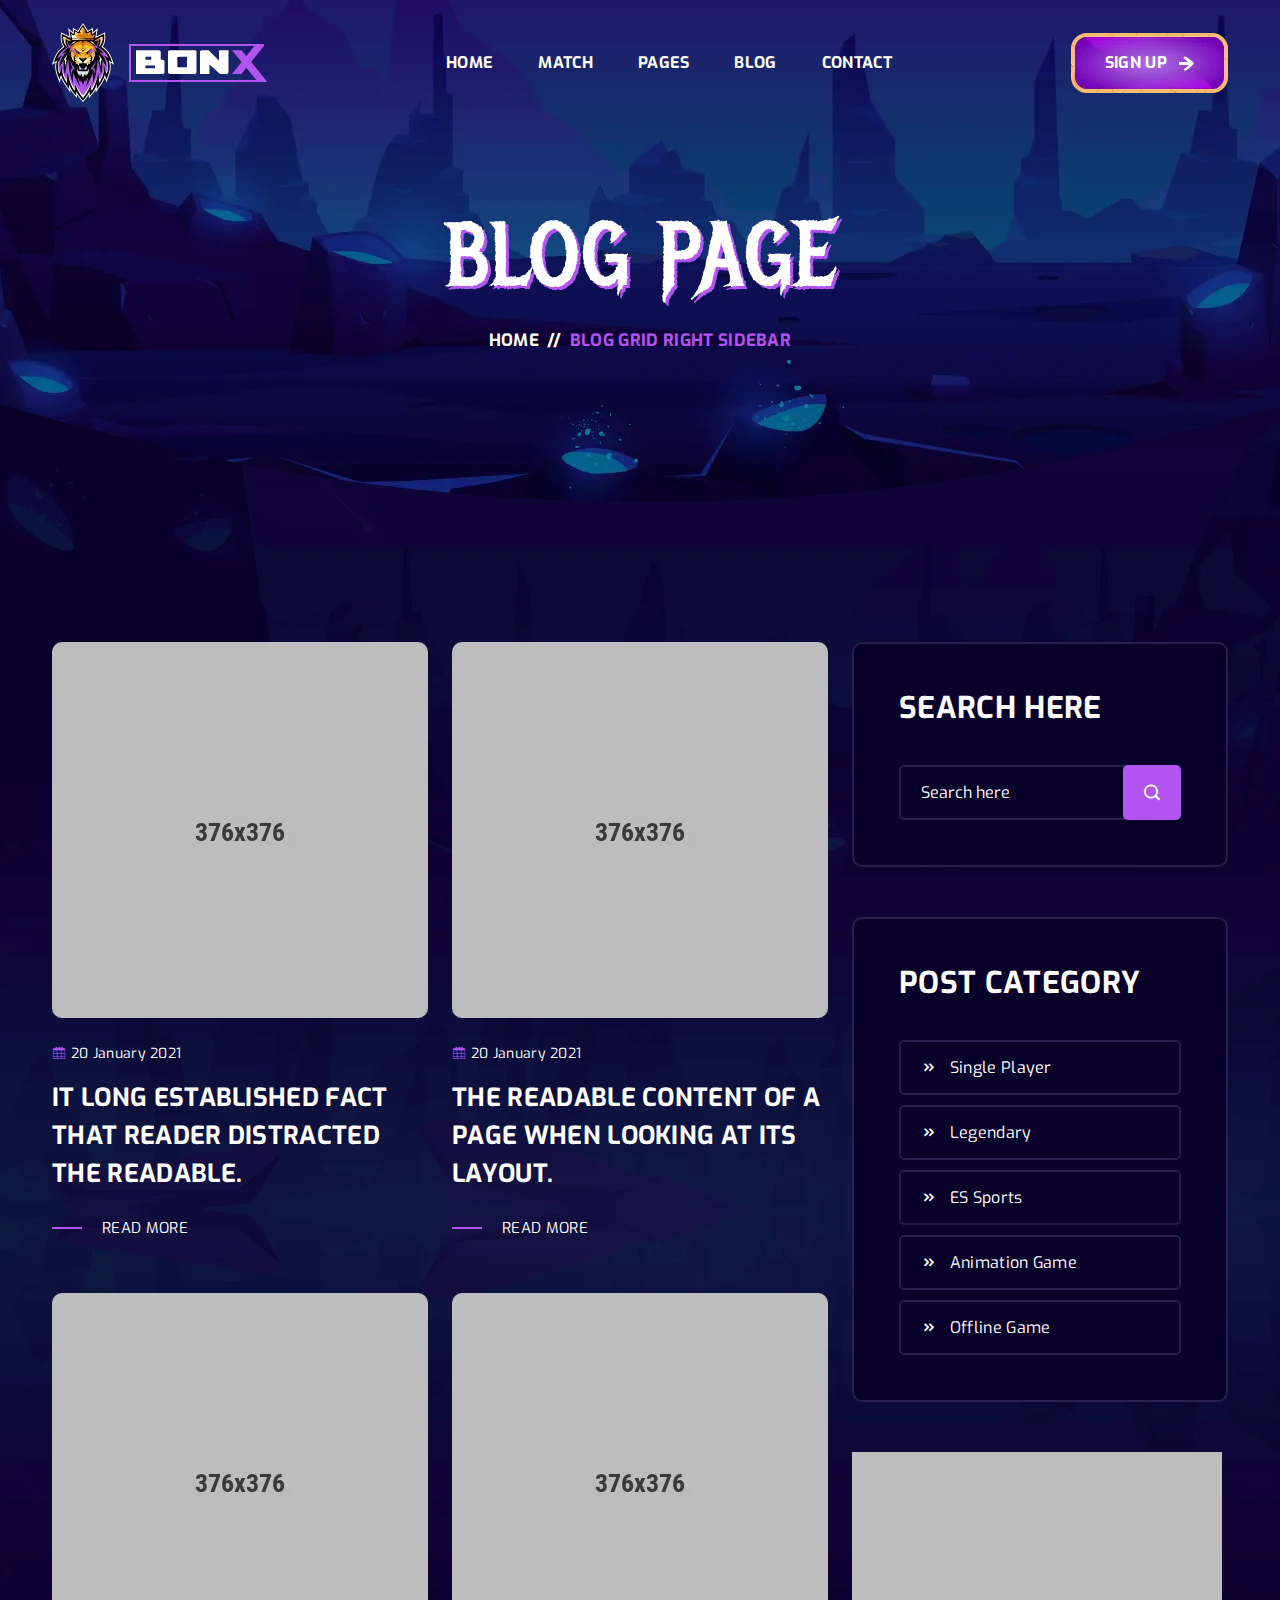
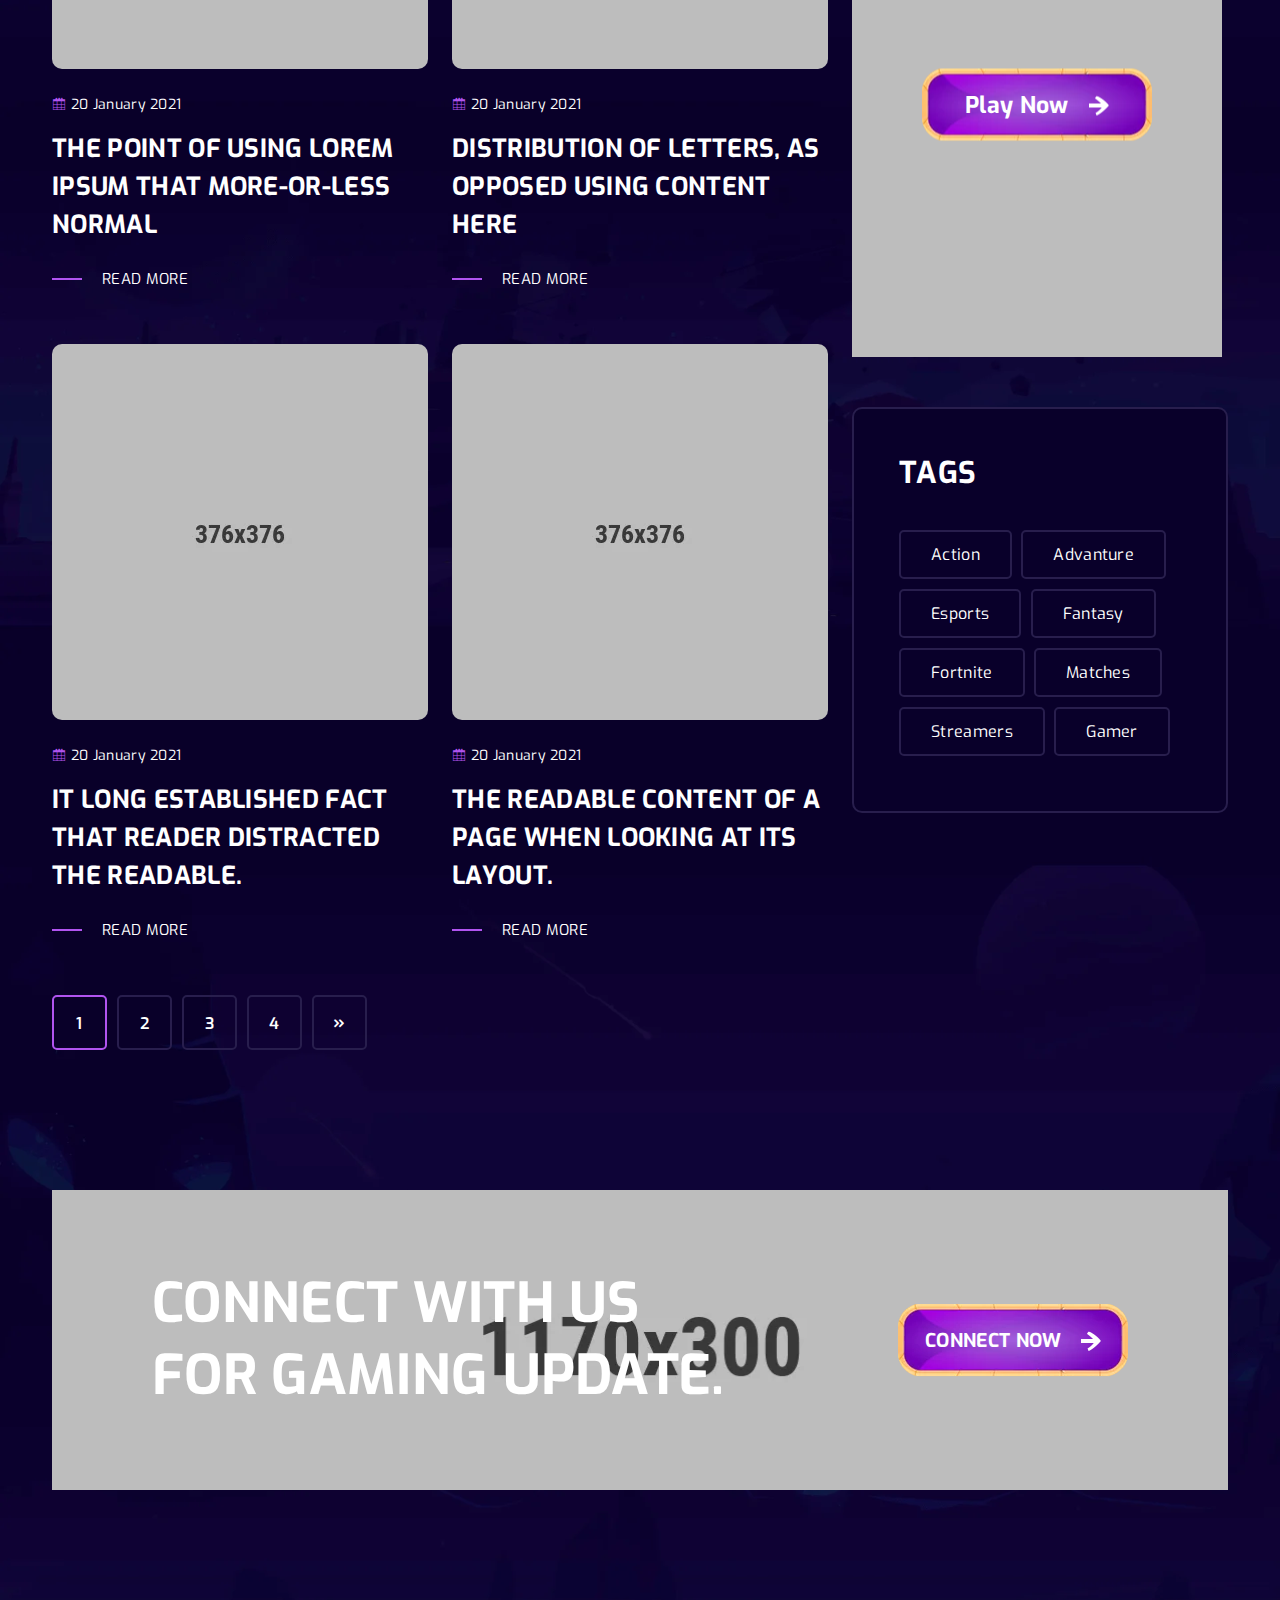
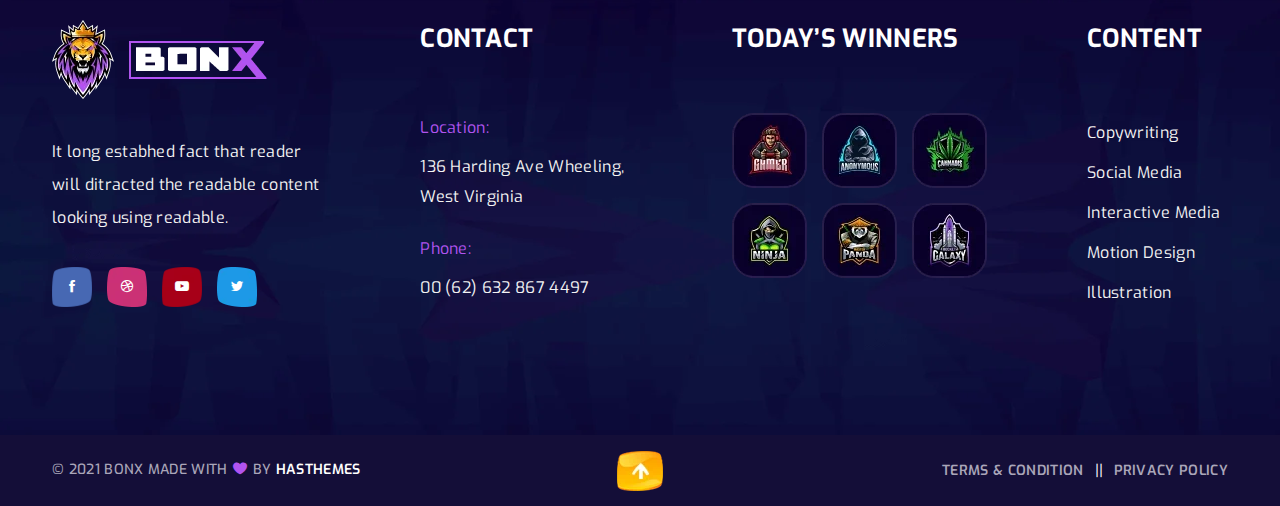
<file: blog-grid-right-sidebar.html>
<!doctype html>
<html class="no-js" lang="en">

<head>
    <meta charset="utf-8">
    <meta http-equiv="x-ua-compatible" content="ie=edge">
    <title>Bonx - Gaming Website Template HTML Version</title>
    <meta name="description" content="240+ Best Bootstrap Templates are available on this website. Find your template for your project compatible with the most popular HTML library in the world."/>
    <meta name="viewport" content="width=device-width, initial-scale=1">
    
    <!-- Add site Favicon -->
    <link rel="shortcut icon" href="assets/img/favicon.ico" type="image/png">

    <!-- CSS 
    ========================= -->
    <link rel="preconnect" href="https://fonts.googleapis.com">
    <link rel="preconnect" href="https://fonts.gstatic.com" crossorigin>
    <link href="https://fonts.googleapis.com/css2?family=Exo:ital,wght@0,100;0,200;0,300;0,400;0,500;0,600;0,700;0,800;0,900;1,100;1,200;1,300;1,400;1,500;1,600;1,700;1,800;1,900&family=Metal+Mania&display=swap" rel="stylesheet">

    <link rel="stylesheet" href="assets/css/vendor/bootstrap.min.css">
    <link rel="stylesheet" href="assets/css/slick.css">
    <link rel="stylesheet" href="assets/css/icofont.min.css">
    <link rel="stylesheet" href="assets/css/animate.css">
    <link rel="stylesheet" href="assets/css/nice-select.css">
    <link rel="stylesheet" href="assets/css/magnific-popup.css">
    <!-- Main Style CSS -->
    <link rel="stylesheet" href="assets/css/style.css">
</head>

<body class="body__bg" data-bgimg="assets/img/bg/body-bg2.webp">
   
  
     <!--offcanvas menu area start-->
     <div class="body_overlay">
                
    </div>
    <div class="offcanvas_menu">
        <div class="container">
            <div class="row">
                <div class="col-12">
                    <div class="offcanvas_menu_wrapper">
                        <div class="canvas_close">
                            <a href="javascript:void(0)"><i class="icofont-close"></i></a>  
                        </div>
                        <div id="menu" class="text-left ">
                            <ul class="offcanvas_main_menu">
                                <li class="menu-item-has-children active">
                                    <a href="index.html">Home</a>
                                </li>
                                <li class="menu-item-has-children"><a href="#">Match</a>
                                    <ul class="sub-menu">
                                        <li><a href="match.html">Match Page</a></li>
                                        <li><a href="match-details.html">Match Details</a></li>
                                    </ul>
                                </li>
                                <li class="menu-item-has-children"><a href="#">Pages</a>
                                    <ul class="sub-menu">
                                        <li><a href="about.html">About Us</a></li>
                                        <li><a href="all-game.html">All Game</a></li>
                                        <li><a href="game-details.html">Game Details</a></li>
                                        <li><a href="faq.html">Faq Page</a></li>
                                        <li><a href="players.html">Players</a></li>
                                        <li><a href="player-details.html">Player Details</a></li>
                                        <li><a href="404.html">Error 404</a></li>
                                    </ul>
                                </li>
                                <li class="menu-item-has-children">
                                    <a href="#">blog</a>
                                    <ul class="sub-menu">
                                        <li><a href="blog-left-sidebar.html">Blog Left Sidebar</a></li>
                                        <li><a href="blog-right-sidebar.html">Blog Right Sidebar</a></li>
                                        <li><a href="blog-without-sidebar.html">Blog Without Sidebar</a></li>
                                         <li><a href="blog-grid-left-sidebar.html">Blog Grid Left Sidebar</a></li>
                                            <li><a href="blog-grid-right-sidebar.html">Blog Grid Right Sidebar</a></li>
                                        <li><a href="blog-grid-without-sidebar.html">Blog Grid Without Sidebar</a></li>
                                        <li><a href="blog-details-left-sidebar.html">Blog Details Left Sidebar</a></li>
                                        <li><a href="blog-details-right-sidebar.html">Blog Details Right Sidebar</a></li>
                                        <li><a href="blog-details.html">Blog Details</a></li>
                                    </ul>
                                </li>
                                <li class="menu-item-has-children"><a href="contact.html">Contact Us</a></li>
                            </ul>
                        </div>
                    </div>
                </div>
            </div>
        </div>
    </div>
    <!--offcanvas menu area end-->

    <!--header area start-->
    <header class="header_section header_transparent sticky-header">
        <div class="container">
            <div class="row">
                <div class="col-12">
                    <div class="main_header d-flex justify-content-between align-items-center">
                        <div class="header_logo">
                            <a class="sticky_none" href="index.html"><img src="assets/img/logo/logo.webp" alt=""></a>
                        </div>
                        <!--main menu start-->
                        <div class="main_menu d-none d-lg-block"> 
                            <nav>  
                                <ul class="d-flex">
                                    <li><a href="index.html">Home</a></li> 
                                    <li><a href="match.html">Match</a>
                                        <ul class="sub_menu">
                                            <li><a href="match.html">Match Page</a></li>
                                            <li><a href="match-details.html">Match Details</a></li>
                                        </ul>
                                    </li>
                                    <li><a href="#">Pages</a>
                                        <ul class="sub_menu">
                                            <li><a href="about.html">About Us</a></li>
                                            <li><a href="all-game.html">All Game</a></li>
                                            <li><a href="game-details.html">Game Details</a></li>
                                            <li><a href="faq.html">Faq Page</a></li>
                                            <li><a href="players.html">Players</a></li>
                                            <li><a href="player-details.html">Player Details</a></li>
                                            <li><a href="404.html">Error 404</a></li>
                                        </ul>
                                    </li>
                                    <li><a href="blog-left-sidebar.html">blog</a>
                                        <ul class="sub_menu">
                                            <li><a href="blog-left-sidebar.html">Blog Left Sidebar</a></li>
                                            <li><a href="blog-right-sidebar.html">Blog Right Sidebar</a></li>
                                            <li><a href="blog-without-sidebar.html">Blog Without Sidebar</a></li>
                                             <li><a href="blog-grid-left-sidebar.html">Blog Grid Left Sidebar</a></li>
                                            <li><a href="blog-grid-right-sidebar.html">Blog Grid Right Sidebar</a></li>
                                            <li><a href="blog-grid-without-sidebar.html">Blog Grid Without Sidebar</a></li>
                                            <li><a href="blog-details-left-sidebar.html">Blog Details Left Sidebar</a></li>
                                            <li><a href="blog-details-right-sidebar.html">Blog Details Right Sidebar</a></li>
                                            <li><a href="blog-details.html">Blog Details</a></li>
                                        </ul>
                                    </li>
                                    <li><a href="contact.html">Contact</a></li>
                                </ul>  
                            </nav>
                        </div>
                        <!--main menu end-->
                        <div class="header_right_sidebar d-flex align-items-center">
                            <div class="sing_up_btn">
                                <a class="btn btn-link" href="#">SIGN UP <img src="assets/img/icon/arrrow-icon2.webp" alt=""> </a>
                            </div>
                            <div class="canvas_open">
                                <a href="javascript:void(0)"><i class="icofont-navigation-menu"></i></a>
                            </div>
                        </div>
                    </div>
                </div>
            </div>
        </div>
    </header>
    <!--header area end-->

    <!-- breadcrumbs area start -->
    <div class="breadcrumbs_aree breadcrumbs_bg mb-140" data-bgimg="assets/img/bg/breadcrumbs-bg.webp">
        <div class="container">
            <div class="row">
                <div class="col-12">
                    <div class="breadcrumbs_text text-center">
                        <h1>BLOG PAGE</h1>
                        <ul class="d-flex justify-content-center">
                            <li><a href="index.html">Home </a></li>
                            <li> <span>//</span></li>
                            <li>  Blog Grid Right Sidebar</li>
                        </ul>
                    </div>
                </div>
            </div>
        </div>
    </div>
    <!-- breadcrumbs area end -->

    <!-- page wrapper start -->
    <div class="page_wrapper">

        <!-- blog page section start -->
        <section class="blog_page_section mb-140">
                <div class="container">
                    <div class="row flex-column-reverse flex-lg-row-reverse">
                        <div class="col-lg-4">
                            <div class="blog_sidebar blog_widget">
                                <div class="blog_widget_list mb-50">
                                    <h3>Search Here</h3>
                                    <div class="widget_search">
                                        <form action="#">
                                            <input placeholder="Search here" type="text">
                                            <button type="submit"><i class="icofont-search-1"></i></button>
                                        </form>
                                    </div>
                                </div>
                                <div class="blog_widget_list mb-50">
                                    <h3>POST CATEGORY</h3>
                                    <div class="widget_category blog_widget_category">
                                        <ul>
                                            <li><a href="#"><i class="icofont-rounded-double-right"></i> Single Player </a></li>
                                            <li><a href="#"><i class="icofont-rounded-double-right"></i> Legendary </a></li>
                                            <li><a href="#"><i class="icofont-rounded-double-right"></i> ES Sports </a></li>
                                            <li><a href="#"><i class="icofont-rounded-double-right"></i> Animation Game </a></li>
                                            <li><a href="#"><i class="icofont-rounded-double-right"></i> Offline Game </a></li>
                                        </ul>
                                    </div>
                                </div>
                                <div class="blog_widget_thumb mb-50">
                                    <img src="assets/img/blog/blog-sidebar-thumb.webp" alt="">
                                    <div class="widget_play_btn">
                                        <a class="btn btn-link" href="all-game.html">Play Now <img src="assets/img/icon/arrrow-icon.webp" alt=""> </a>
                                    </div>
                                </div>
                                <div class="blog_widget_list tags">
                                    <h3>Tags</h3>
                                    <div class="widget_tags">
                                        <ul>
                                            <li><a href="#">Action</a></li>
                                            <li><a href="#">Advanture</a></li>
                                            <li><a href="#"> Esports</a></li>
                                            <li><a href="#">Fantasy</a></li>
                                            <li><a href="#">Fortnite</a></li>
                                            <li><a href="#">Matches</a></li>
                                            <li><a href="#">Streamers</a></li>
                                            <li><a href="#">Gamer</a></li>
                                        </ul>
                                    </div>
                                </div>
                            </div>
                        </div>
                        <div class="col-lg-8">
                            <div class="blog_page_wrapper">
                                <div class="blog_page_inner">
                                    <div class="row">
                                        <div class="col-sm-6 col-12 mb-50">
                                            <div class="single_blog_grid d-flex flex-column">
                                                <div class="blog_thumb">
                                                    <a href="blog-details.html"><img src="assets/img/blog/blog-grid-1.webp" alt=""></a>
                                                </div>
                                                <div class="blog_content">
                                                    <div class="blog_date">
                                                        <span><i class="icofont-calendar"></i>  20 January 2021</span>
                                                    </div>
                                                    <h3><a href="blog-details.html">It long established fact that reader
                                                        distracted the readable.</a></h3>
                                                    <a href="blog-details.html">READ MORE</a>
                                                </div>
                                            </div>
                                        </div>
                                        <div class="col-sm-6 col-12 mb-50">
                                            <div class="single_blog_grid d-flex flex-column">
                                                <div class="blog_thumb">
                                                    <a href="blog-details.html"><img src="assets/img/blog/blog-grid-2.webp" alt=""></a>
                                                </div>
                                                <div class="blog_content">
                                                    <div class="blog_date">
                                                        <span><i class="icofont-calendar"></i>  20 January 2021</span>
                                                    </div>
                                                    <h3><a href="blog-details.html">THE READABLE CONTENT OF A PAGE WHEN LOOKING AT ITS LAYOUT.</a></h3>
                                                    <a href="blog-details.html">READ MORE</a>
                                                </div>
                                            </div>
                                        </div>
                                        <div class="col-sm-6 col-12 mb-50">
                                            <div class="single_blog_grid d-flex flex-column">
                                                <div class="blog_thumb">
                                                    <a href="blog-details.html"><img src="assets/img/blog/blog-grid-3.webp" alt=""></a>
                                                </div>
                                                <div class="blog_content">
                                                    <div class="blog_date">
                                                        <span><i class="icofont-calendar"></i>  20 January 2021</span>
                                                    </div>
                                                    <h3><a href="blog-details.html">THE POINT OF USING LOREM IPSUM THAT MORE-OR-LESS NORMAL</a></h3>
                                                    <a href="blog-details.html">READ MORE</a>
                                                </div>
                                            </div>
                                        </div>
                                        <div class="col-sm-6 col-12 mb-50">
                                            <div class="single_blog_grid d-flex flex-column">
                                                <div class="blog_thumb">
                                                    <a href="blog-details.html"><img src="assets/img/blog/blog-grid-4.webp" alt=""></a>
                                                </div>
                                                <div class="blog_content">
                                                    <div class="blog_date">
                                                        <span><i class="icofont-calendar"></i>  20 January 2021</span>
                                                    </div>
                                                    <h3><a href="blog-details.html">DISTRIBUTION OF LETTERS, AS OPPOSED USING CONTENT HERE</a></h3>
                                                    <a href="blog-details.html">READ MORE</a>
                                                </div>
                                            </div>
                                        </div>
                                        <div class="col-sm-6 col-12 mb-50">
                                            <div class="single_blog_grid d-flex flex-column">
                                                <div class="blog_thumb">
                                                    <a href="blog-details.html"><img src="assets/img/blog/blog-grid-5.webp" alt=""></a>
                                                </div>
                                                <div class="blog_content">
                                                    <div class="blog_date">
                                                        <span><i class="icofont-calendar"></i>  20 January 2021</span>
                                                    </div>
                                                    <h3><a href="blog-details.html">IT LONG ESTABLISHED FACT THAT READER DISTRACTED THE READABLE.</a></h3>
                                                    <a href="blog-details.html">READ MORE</a>
                                                </div>
                                            </div>
                                        </div>
                                        <div class="col-sm-6 col-12 mb-50">
                                            <div class="single_blog_grid d-flex flex-column">
                                                <div class="blog_thumb">
                                                    <a href="blog-details.html"><img src="assets/img/blog/blog-grid-6.webp" alt=""></a>
                                                </div>
                                                <div class="blog_content">
                                                    <div class="blog_date">
                                                        <span><i class="icofont-calendar"></i>  20 January 2021</span>
                                                    </div>
                                                    <h3><a href="blog-details.html">THE READABLE CONTENT OF A PAGE WHEN LOOKING AT ITS LAYOUT.</a></h3>
                                                    <a href="blog-details.html">READ MORE</a>
                                                </div>
                                            </div>
                                        </div>
                                    </div>
                                </div>
                                <div class="pagination pagination_pages">
                                    <ul>
                                        <li class="current"><span>1</span></li>
                                        <li><a href="#">2</a></li>
                                        <li><a href="#">3</a></li>
                                        <li><a href="#">4</a></li>
                                        <li class="next"><a href="#"><i class="icofont-rounded-double-right"></i></a></li>
                                    </ul>
                                </div>
                            </div>
                        </div>
                    </div>
                </div>
        </section>
        <!-- blog page section end -->

        <!-- gaming update section start -->
        <section class="gaming_update_section">
            <div class="container">
                <div class="row">
                    <div class="col-12">
                        <div class="gaming_update_inner d-flex justify-content-between align-items-center" data-bgimg="assets/img/bg/gaming-update.webp">
                            <div class="gaming_update_text">
                                <h2>Connect with us <br>
                                    for gamING update.</h2>
                            </div>
                            <div class="gaming_update_btn">
                                <a class="btn btn-link" href="contact.html">CONNECT NOW <img src="assets/img/icon/arrrow-icon.webp" alt=""> </a>
                            </div>
                        </div>
                    </div>
                </div>
            </div>
        </section>
        <!-- gaming update section end -->

    </div>
    <!-- page wrapper end -->

    <!--footer area start-->
    <footer class="footer_widgets">
        <div class="main_footer">
            <div class="container">
                <div class="row">
                    <div class="col-12">
                        <div class="main_footer_inner d-flex">
                            <div class="footer_widget_list">
                                <div class="footer_logo">
                                    <a href="#"><img src="assets/img/logo/logo.webp" alt=""></a>
                                </div>
                                <div class="footer_contact_desc">
                                    <p>It long estabhed fact that reader
                                        will ditracted the readable content
                                        looking using readable.</p>
                                </div>
                                <div class="footer_social">
                                    <ul class="d-flex">
                                        <li><a class="facebook" href="https://www.facebook.com"><i class="icofont-facebook"></i></a></li>
                                        <li><a class="dribbble" href="https://dribbble.com"><i class="icofont-dribbble"></i></a></li>
                                        <li><a class="youtube" href="https://www.youtube.com"><i class="icofont-youtube-play"></i></a></li>
                                        <li><a class="twitter" href="https://twitter.com"><i class="icofont-twitter"></i></a></li>
                                    </ul>
                                </div>
                            </div>
                            <div class="footer_widget_list contact">
                                <h3>Contact</h3>
                                <div class="footer_contact_info">
                                    <div class="footer_contact_info_list">
                                        <span>Location:</span>
                                        <p>136 Harding Ave
                                            Wheeling, West Virginia</p>
                                    </div>
                                    <div class="footer_contact_info_list">
                                        <span>Phone:</span>
                                        <p><a href="#">00 (62) 632 867 4497</a></p>
                                    </div>
                                </div>
                            </div>
                            <div class="footer_widget_list">
                                <h3>today’s winners</h3>
                                <div class="footer_winners_gallery">
                                    <div class="footer_winners_list d-flex">
                                        <div class="footer_winners_thumb">
                                            <a href="game-details.html"><img src="assets/img/others/winners1.webp" alt=""></a>
                                        </div>
                                        <div class="footer_winners_thumb">
                                            <a href="game-details.html"><img src="assets/img/others/winners2.webp" alt=""></a>
                                        </div>
                                        <div class="footer_winners_thumb">
                                            <a href="game-details.html"><img src="assets/img/others/winners3.webp" alt=""></a>
                                        </div>
                                    </div>
                                    <div class="footer_winners_list d-flex">
                                        <div class="footer_winners_thumb">
                                            <a href="game-details.html"><img src="assets/img/others/winners4.webp" alt=""></a>
                                        </div>
                                        <div class="footer_winners_thumb">
                                            <a href="game-details.html"><img src="assets/img/others/winners5.webp" alt=""></a>
                                        </div>
                                        <div class="footer_winners_thumb">
                                            <a href="game-details.html"><img src="assets/img/others/winners6.webp" alt=""></a>
                                        </div>
                                    </div>
                                </div>
                            </div>
                            <div class="footer_widget_list footer_list_menu">
                                <h3>Content</h3>
                                <div class="footer_menu">
                                    <ul>
                                        <li><a href="about.html"> Copywriting</a></li>
                                        <li><a href="about.html">Social Media</a></li>
                                        <li><a href="about.html">Interactive Media</a></li>
                                        <li><a href="about.html">Motion Design</a></li>
                                        <li><a href="about.html">Illustration</a></li>
                                    </ul>
                                </div>
                            </div>
                        </div>
                    </div> 
                </div>
            </div>
        </div>
        <div class="footer_bottom">
            <div class="container">
                <div class="row">
                    <div class="col-12">
                        <div class="footer_bottom_inner d-flex justify-content-between">
                            <div class="copyright_right">
                                <p> © 2021  BONX  Made with  <i class="icofont-heart"></i>  by <a href="https://hasthemes.com">HasThemes</a></p>
                            </div>
                            <div class="footer_bottom_link_menu">
                                <ul class="d-flex">
                                    <li><a href="about.html">Terms & Condition  </a></li>
                                    <li><a href="about.html">Privacy Policy  </a></li>
                                </ul>
                            </div>
                            <div class="scroll__top_icon">
                                <a id="scroll-top" href="#"><img src="assets/img/icon/scroll-top.webp" alt=""></a>
                            </div>
                        </div>
                    </div>
                </div>
            </div>
        </div>
    </footer>
    <!--footer area end-->

   
<!-- JS
============================================ -->
<!--modernizr min js here-->
<script src="assets/js/vendor/modernizr-3.7.1.min.js"></script>

<!-- Vendor JS -->
<script src="assets/js/vendor/jquery-3.6.0.min.js"></script>
<script src="assets/js/vendor/jquery-migrate-3.3.2.min.js"></script>
<script src="assets/js/vendor/popper.js"></script>
<script src="assets/js/vendor/bootstrap.min.js"></script>
<script src="assets/js/slick.min.js"></script>
<script src="assets/js/wow.min.js"></script>
<script src="assets/js/jquery.nice-select.js"></script>
<script src="assets/js/jquery.magnific-popup.min.js"></script>
<script src="assets/js/jquery.counterup.min.js"></script>
<script src="assets/js/jquery-waypoints.js"></script>

<!-- Main JS -->
<script src="assets/js/main.js"></script>



</body>

</html>
</file>
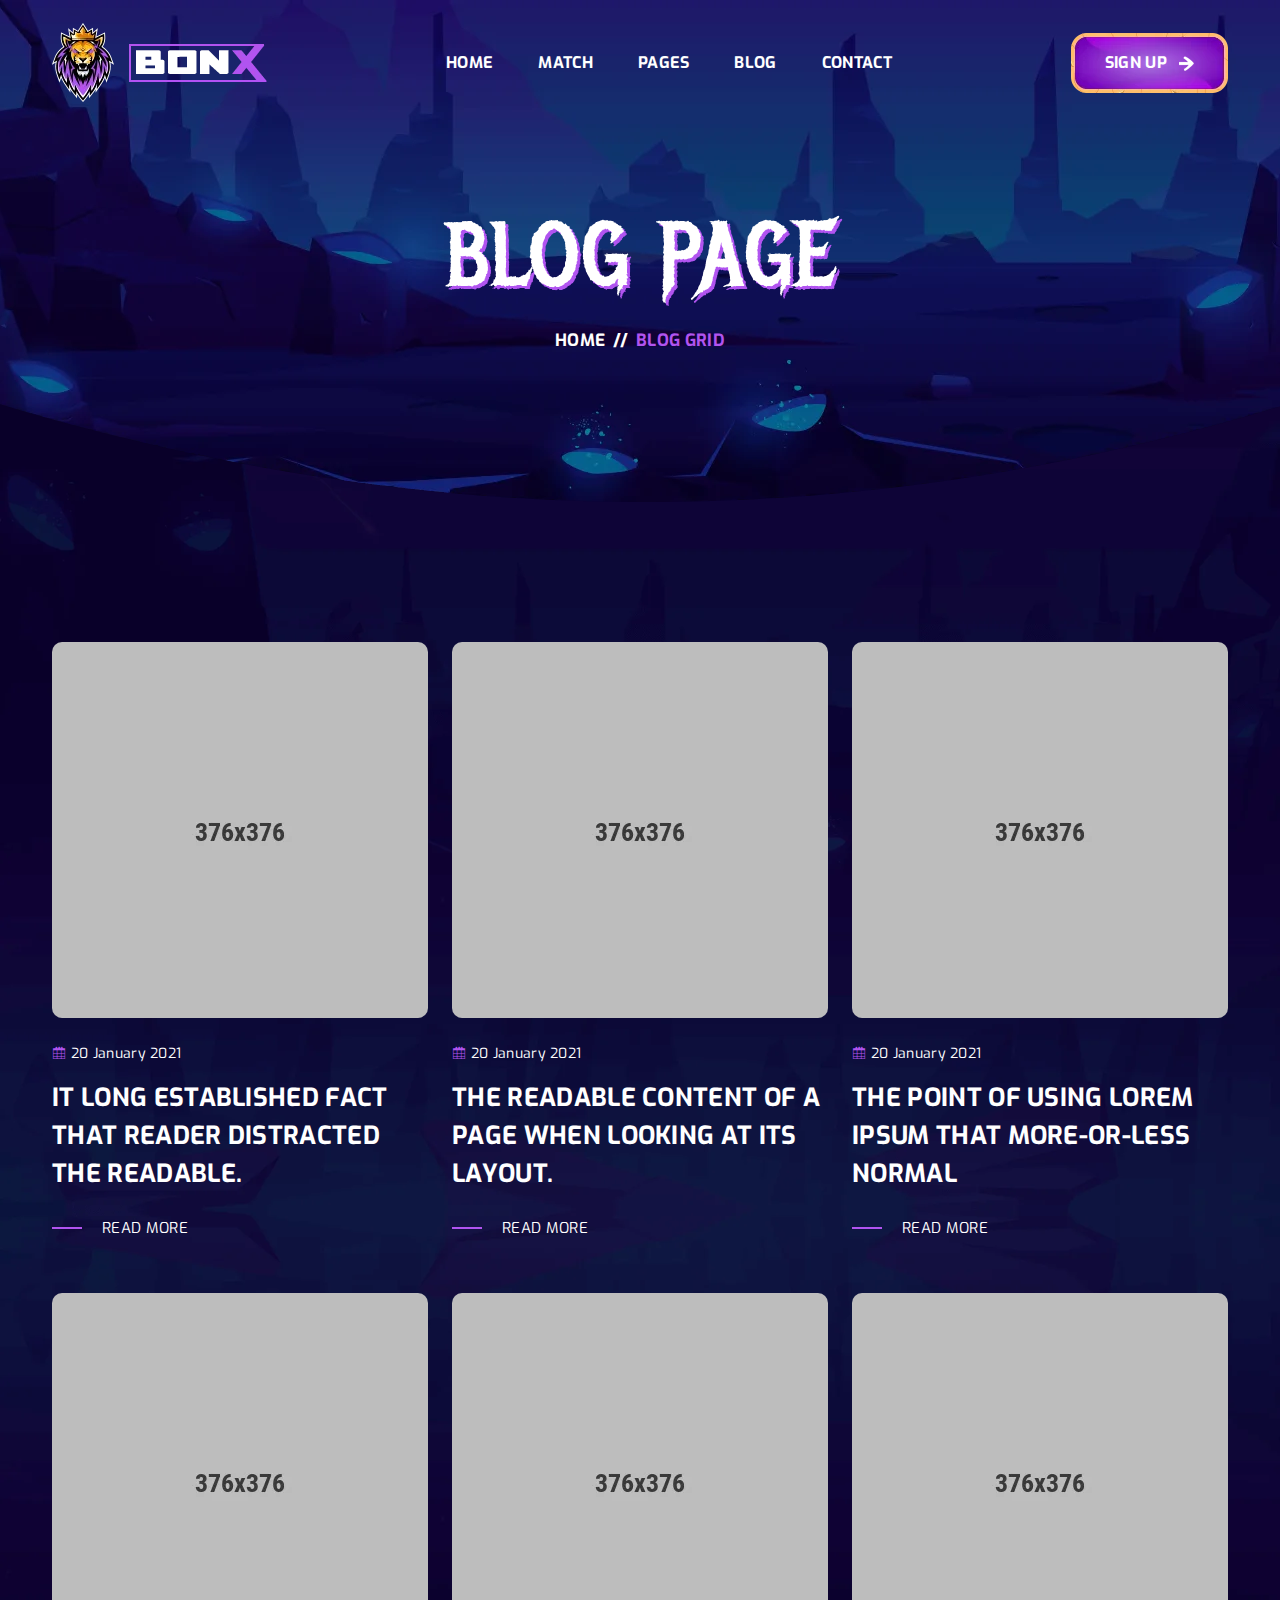
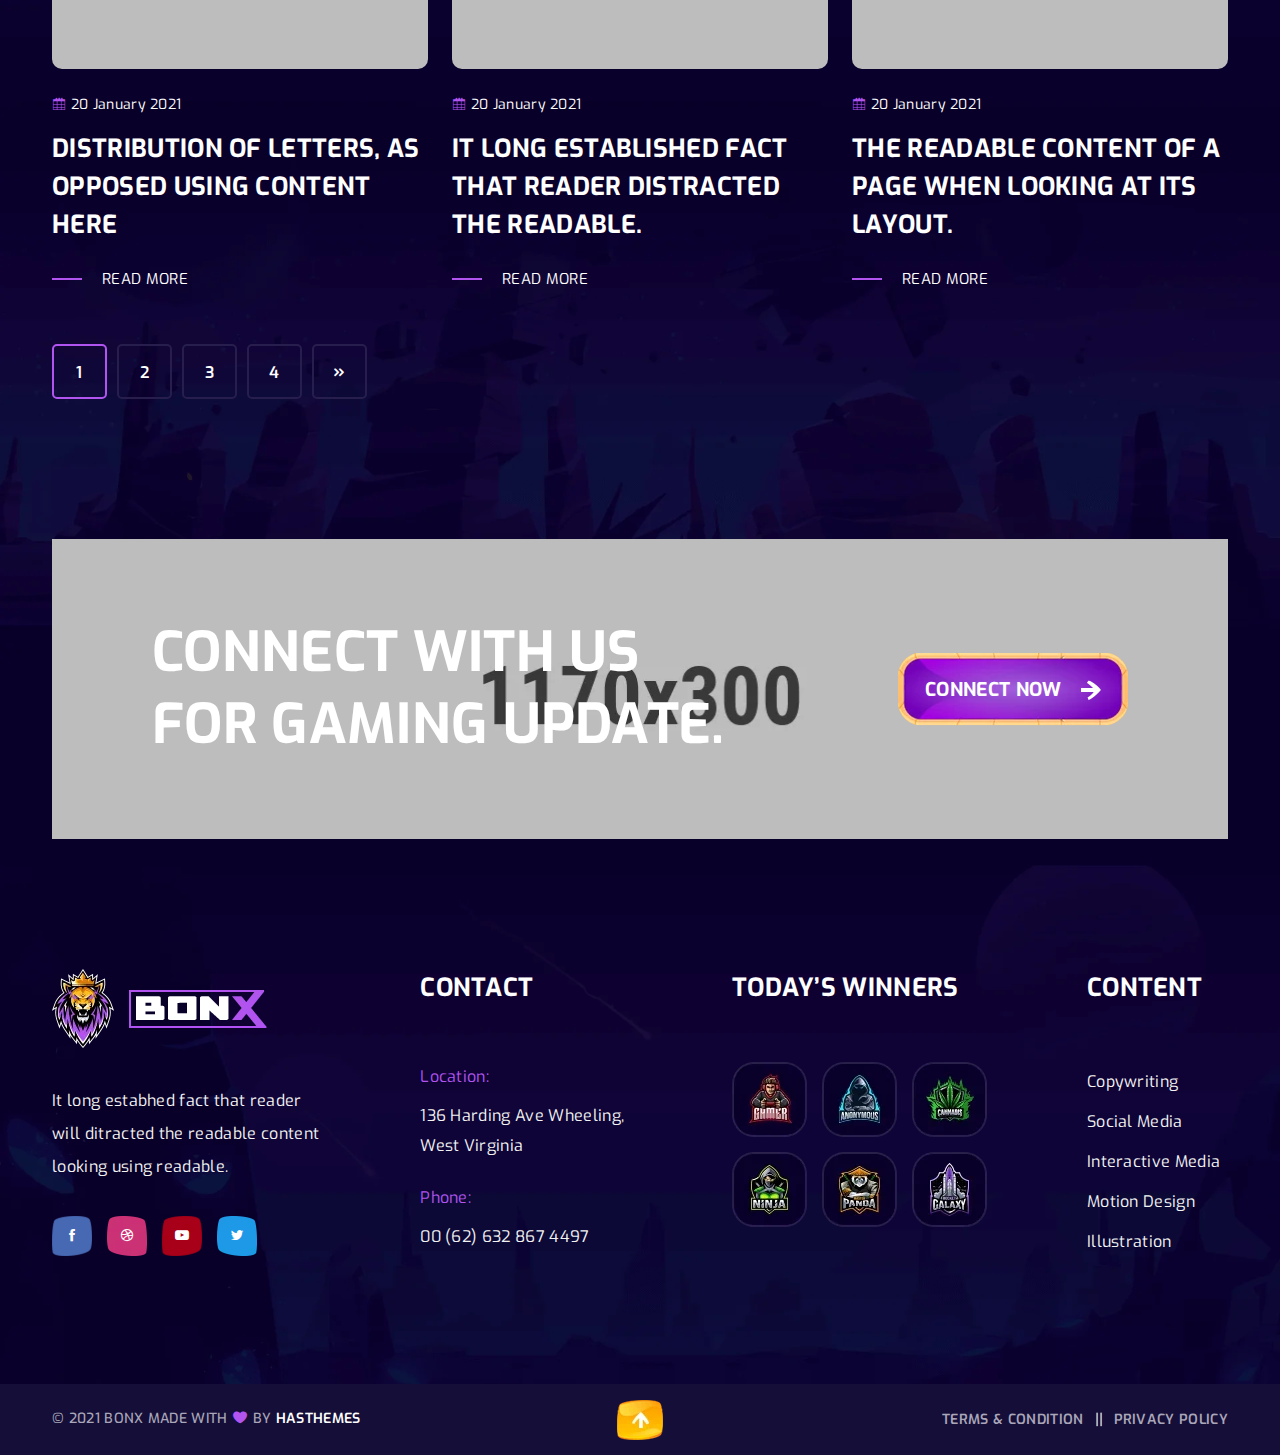
<file: blog-grid-without-sidebar.html>
<!doctype html>
<html class="no-js" lang="en">

<head>
    <meta charset="utf-8">
    <meta http-equiv="x-ua-compatible" content="ie=edge">
    <title>Bonx - Gaming Website Template HTML Version</title>
    <meta name="description" content="240+ Best Bootstrap Templates are available on this website. Find your template for your project compatible with the most popular HTML library in the world."/>
    <meta name="viewport" content="width=device-width, initial-scale=1">
    
    <!-- Add site Favicon -->
    <link rel="shortcut icon" href="assets/img/favicon.ico" type="image/png">

    <!-- CSS 
    ========================= -->
    <link rel="preconnect" href="https://fonts.googleapis.com">
    <link rel="preconnect" href="https://fonts.gstatic.com" crossorigin>
    <link href="https://fonts.googleapis.com/css2?family=Exo:ital,wght@0,100;0,200;0,300;0,400;0,500;0,600;0,700;0,800;0,900;1,100;1,200;1,300;1,400;1,500;1,600;1,700;1,800;1,900&family=Metal+Mania&display=swap" rel="stylesheet">

    <link rel="stylesheet" href="assets/css/vendor/bootstrap.min.css">
    <link rel="stylesheet" href="assets/css/slick.css">
    <link rel="stylesheet" href="assets/css/icofont.min.css">
    <link rel="stylesheet" href="assets/css/animate.css">
    <link rel="stylesheet" href="assets/css/nice-select.css">
    <link rel="stylesheet" href="assets/css/magnific-popup.css">
    <!-- Main Style CSS -->
    <link rel="stylesheet" href="assets/css/style.css">
</head>

<body class="body__bg" data-bgimg="assets/img/bg/body-bg2.webp">
   
  
     <!--offcanvas menu area start-->
     <div class="body_overlay">
                
    </div>
    <div class="offcanvas_menu">
        <div class="container">
            <div class="row">
                <div class="col-12">
                    <div class="offcanvas_menu_wrapper">
                        <div class="canvas_close">
                            <a href="javascript:void(0)"><i class="icofont-close"></i></a>  
                        </div>
                        <div id="menu" class="text-left ">
                            <ul class="offcanvas_main_menu">
                                <li class="menu-item-has-children active">
                                    <a href="index.html">Home</a>
                                </li>
                                <li class="menu-item-has-children"><a href="#">Match</a>
                                    <ul class="sub-menu">
                                        <li><a href="match.html">Match Page</a></li>
                                        <li><a href="match-details.html">Match Details</a></li>
                                    </ul>
                                </li>
                                <li class="menu-item-has-children"><a href="#">Pages</a>
                                    <ul class="sub-menu">
                                        <li><a href="about.html">About Us</a></li>
                                        <li><a href="all-game.html">All Game</a></li>
                                        <li><a href="game-details.html">Game Details</a></li>
                                        <li><a href="faq.html">Faq Page</a></li>
                                        <li><a href="players.html">Players</a></li>
                                        <li><a href="player-details.html">Player Details</a></li>
                                        <li><a href="404.html">Error 404</a></li>
                                    </ul>
                                </li>
                                <li class="menu-item-has-children">
                                    <a href="#">blog</a>
                                    <ul class="sub-menu">
                                        <li><a href="blog-left-sidebar.html">Blog Left Sidebar</a></li>
                                        <li><a href="blog-right-sidebar.html">Blog Right Sidebar</a></li>
                                        <li><a href="blog-without-sidebar.html">Blog Without Sidebar</a></li>
                                         <li><a href="blog-grid-left-sidebar.html">Blog Grid Left Sidebar</a></li>
                                            <li><a href="blog-grid-right-sidebar.html">Blog Grid Right Sidebar</a></li>
                                        <li><a href="blog-grid-without-sidebar.html">Blog Grid Without Sidebar</a></li>
                                        <li><a href="blog-details-left-sidebar.html">Blog Details Left Sidebar</a></li>
                                        <li><a href="blog-details-right-sidebar.html">Blog Details Right Sidebar</a></li>
                                        <li><a href="blog-details.html">Blog Details</a></li>
                                    </ul>
                                </li>
                                <li class="menu-item-has-children"><a href="contact.html">Contact Us</a></li>
                            </ul>
                        </div>
                    </div>
                </div>
            </div>
        </div>
    </div>
    <!--offcanvas menu area end-->

    <!--header area start-->
    <header class="header_section header_transparent sticky-header">
        <div class="container">
            <div class="row">
                <div class="col-12">
                    <div class="main_header d-flex justify-content-between align-items-center">
                        <div class="header_logo">
                            <a class="sticky_none" href="index.html"><img src="assets/img/logo/logo.webp" alt=""></a>
                        </div>
                        <!--main menu start-->
                        <div class="main_menu d-none d-lg-block"> 
                            <nav>  
                                <ul class="d-flex">
                                    <li><a href="index.html">Home</a></li> 
                                    <li><a href="match.html">Match</a>
                                        <ul class="sub_menu">
                                            <li><a href="match.html">Match Page</a></li>
                                            <li><a href="match-details.html">Match Details</a></li>
                                        </ul>
                                    </li>
                                    <li><a href="#">Pages</a>
                                        <ul class="sub_menu">
                                            <li><a href="about.html">About Us</a></li>
                                            <li><a href="all-game.html">All Game</a></li>
                                            <li><a href="game-details.html">Game Details</a></li>
                                            <li><a href="faq.html">Faq Page</a></li>
                                            <li><a href="players.html">Players</a></li>
                                            <li><a href="player-details.html">Player Details</a></li>
                                            <li><a href="404.html">Error 404</a></li>
                                        </ul>
                                    </li>
                                    <li><a href="blog-left-sidebar.html">blog</a>
                                        <ul class="sub_menu">
                                            <li><a href="blog-left-sidebar.html">Blog Left Sidebar</a></li>
                                            <li><a href="blog-right-sidebar.html">Blog Right Sidebar</a></li>
                                            <li><a href="blog-without-sidebar.html">Blog Without Sidebar</a></li>
                                             <li><a href="blog-grid-left-sidebar.html">Blog Grid Left Sidebar</a></li>
                                            <li><a href="blog-grid-right-sidebar.html">Blog Grid Right Sidebar</a></li>
                                            <li><a href="blog-grid-without-sidebar.html">Blog Grid Without Sidebar</a></li>
                                            <li><a href="blog-details-left-sidebar.html">Blog Details Left Sidebar</a></li>
                                            <li><a href="blog-details-right-sidebar.html">Blog Details Right Sidebar</a></li>
                                            <li><a href="blog-details.html">Blog Details</a></li>
                                        </ul>
                                    </li>
                                    <li><a href="contact.html">Contact</a></li>
                                </ul>  
                            </nav>
                        </div>
                        <!--main menu end-->
                        <div class="header_right_sidebar d-flex align-items-center">
                            <div class="sing_up_btn">
                                <a class="btn btn-link" href="#">SIGN UP <img src="assets/img/icon/arrrow-icon2.webp" alt=""> </a>
                            </div>
                            <div class="canvas_open">
                                <a href="javascript:void(0)"><i class="icofont-navigation-menu"></i></a>
                            </div>
                        </div>
                    </div>
                </div>
            </div>
        </div>
    </header>
    <!--header area end-->

    <!-- breadcrumbs area start -->
    <div class="breadcrumbs_aree breadcrumbs_bg mb-140" data-bgimg="assets/img/bg/breadcrumbs-bg.webp">
        <div class="container">
            <div class="row">
                <div class="col-12">
                    <div class="breadcrumbs_text text-center">
                        <h1>BLOG PAGE</h1>
                        <ul class="d-flex justify-content-center">
                            <li><a href="index.html">Home </a></li>
                            <li> <span>//</span></li>
                            <li>  Blog Grid </li>
                        </ul>
                    </div>
                </div>
            </div>
        </div>
    </div>
    <!-- breadcrumbs area end -->

    <!-- page wrapper start -->
    <div class="page_wrapper">

        <!-- blog page section start -->
        <section class="blog_page_section mb-140">
                <div class="container">
                    <div class="row">
                        <div class="col-12">
                            <div class="blog_page_wrapper">
                                <div class="blog_page_inner">
                                    <div class="row">
                                        <div class="col-lg-4 col-sm-6 col-12 mb-50">
                                            <div class="single_blog_grid d-flex flex-column">
                                                <div class="blog_thumb">
                                                    <a href="blog-details.html"><img src="assets/img/blog/blog-grid-1.webp" alt=""></a>
                                                </div>
                                                <div class="blog_content">
                                                    <div class="blog_date">
                                                        <span><i class="icofont-calendar"></i>  20 January 2021</span>
                                                    </div>
                                                    <h3><a href="blog-details.html">It long established fact that reader
                                                        distracted the readable.</a></h3>
                                                    <a href="blog-details.html">READ MORE</a>
                                                </div>
                                            </div>
                                        </div>
                                        <div class="col-lg-4 col-sm-6 col-12 mb-50">
                                            <div class="single_blog_grid d-flex flex-column">
                                                <div class="blog_thumb">
                                                    <a href="blog-details.html"><img src="assets/img/blog/blog-grid-2.webp" alt=""></a>
                                                </div>
                                                <div class="blog_content">
                                                    <div class="blog_date">
                                                        <span><i class="icofont-calendar"></i>  20 January 2021</span>
                                                    </div>
                                                    <h3><a href="blog-details.html">THE READABLE CONTENT OF A PAGE WHEN LOOKING AT ITS LAYOUT.</a></h3>
                                                    <a href="blog-details.html">READ MORE</a>
                                                </div>
                                            </div>
                                        </div>
                                        <div class="col-lg-4 col-sm-6 col-12 mb-50">
                                            <div class="single_blog_grid d-flex flex-column">
                                                <div class="blog_thumb">
                                                    <a href="blog-details.html"><img src="assets/img/blog/blog-grid-3.webp" alt=""></a>
                                                </div>
                                                <div class="blog_content">
                                                    <div class="blog_date">
                                                        <span><i class="icofont-calendar"></i>  20 January 2021</span>
                                                    </div>
                                                    <h3><a href="blog-details.html">THE POINT OF USING LOREM IPSUM THAT MORE-OR-LESS NORMAL</a></h3>
                                                    <a href="blog-details.html">READ MORE</a>
                                                </div>
                                            </div>
                                        </div>
                                        <div class="col-lg-4 col-sm-6 col-12 mb-50">
                                            <div class="single_blog_grid d-flex flex-column">
                                                <div class="blog_thumb">
                                                    <a href="blog-details.html"><img src="assets/img/blog/blog-grid-4.webp" alt=""></a>
                                                </div>
                                                <div class="blog_content">
                                                    <div class="blog_date">
                                                        <span><i class="icofont-calendar"></i>  20 January 2021</span>
                                                    </div>
                                                    <h3><a href="blog-details.html">DISTRIBUTION OF LETTERS, AS OPPOSED USING CONTENT HERE</a></h3>
                                                    <a href="blog-details.html">READ MORE</a>
                                                </div>
                                            </div>
                                        </div>
                                        <div class="col-lg-4 col-sm-6 col-12 mb-50">
                                            <div class="single_blog_grid d-flex flex-column">
                                                <div class="blog_thumb">
                                                    <a href="blog-details.html"><img src="assets/img/blog/blog-grid-5.webp" alt=""></a>
                                                </div>
                                                <div class="blog_content">
                                                    <div class="blog_date">
                                                        <span><i class="icofont-calendar"></i>  20 January 2021</span>
                                                    </div>
                                                    <h3><a href="blog-details.html">IT LONG ESTABLISHED FACT THAT READER DISTRACTED THE READABLE.</a></h3>
                                                    <a href="blog-details.html">READ MORE</a>
                                                </div>
                                            </div>
                                        </div>
                                        <div class="col-lg-4 col-sm-6 col-12 mb-50">
                                            <div class="single_blog_grid d-flex flex-column">
                                                <div class="blog_thumb">
                                                    <a href="blog-details.html"><img src="assets/img/blog/blog-grid-6.webp" alt=""></a>
                                                </div>
                                                <div class="blog_content">
                                                    <div class="blog_date">
                                                        <span><i class="icofont-calendar"></i>  20 January 2021</span>
                                                    </div>
                                                    <h3><a href="blog-details.html">THE READABLE CONTENT OF A PAGE WHEN LOOKING AT ITS LAYOUT.</a></h3>
                                                    <a href="blog-details.html">READ MORE</a>
                                                </div>
                                            </div>
                                        </div>
                                    </div>
                                </div>
                                <div class="pagination pagination_pages">
                                    <ul>
                                        <li class="current"><span>1</span></li>
                                        <li><a href="#">2</a></li>
                                        <li><a href="#">3</a></li>
                                        <li><a href="#">4</a></li>
                                        <li class="next"><a href="#"><i class="icofont-rounded-double-right"></i></a></li>
                                    </ul>
                                </div>
                            </div>
                        </div>
                    </div>
                </div>
        </section>
        <!-- blog page section end -->

        <!-- gaming update section start -->
        <section class="gaming_update_section">
            <div class="container">
                <div class="row">
                    <div class="col-12">
                        <div class="gaming_update_inner d-flex justify-content-between align-items-center" data-bgimg="assets/img/bg/gaming-update.webp">
                            <div class="gaming_update_text">
                                <h2>Connect with us <br>
                                    for gamING update.</h2>
                            </div>
                            <div class="gaming_update_btn">
                                <a class="btn btn-link" href="contact.html">CONNECT NOW <img src="assets/img/icon/arrrow-icon.webp" alt=""> </a>
                            </div>
                        </div>
                    </div>
                </div>
            </div>
        </section>
        <!-- gaming update section end -->

    </div>
    <!-- page wrapper end -->

    <!--footer area start-->
    <footer class="footer_widgets">
        <div class="main_footer">
            <div class="container">
                <div class="row">
                    <div class="col-12">
                        <div class="main_footer_inner d-flex">
                            <div class="footer_widget_list">
                                <div class="footer_logo">
                                    <a href="#"><img src="assets/img/logo/logo.webp" alt=""></a>
                                </div>
                                <div class="footer_contact_desc">
                                    <p>It long estabhed fact that reader
                                        will ditracted the readable content
                                        looking using readable.</p>
                                </div>
                                <div class="footer_social">
                                    <ul class="d-flex">
                                        <li><a class="facebook" href="https://www.facebook.com"><i class="icofont-facebook"></i></a></li>
                                        <li><a class="dribbble" href="https://dribbble.com"><i class="icofont-dribbble"></i></a></li>
                                        <li><a class="youtube" href="https://www.youtube.com"><i class="icofont-youtube-play"></i></a></li>
                                        <li><a class="twitter" href="https://twitter.com"><i class="icofont-twitter"></i></a></li>
                                    </ul>
                                </div>
                            </div>
                            <div class="footer_widget_list contact">
                                <h3>Contact</h3>
                                <div class="footer_contact_info">
                                    <div class="footer_contact_info_list">
                                        <span>Location:</span>
                                        <p>136 Harding Ave
                                            Wheeling, West Virginia</p>
                                    </div>
                                    <div class="footer_contact_info_list">
                                        <span>Phone:</span>
                                        <p><a href="#">00 (62) 632 867 4497</a></p>
                                    </div>
                                </div>
                            </div>
                            <div class="footer_widget_list">
                                <h3>today’s winners</h3>
                                <div class="footer_winners_gallery">
                                    <div class="footer_winners_list d-flex">
                                        <div class="footer_winners_thumb">
                                            <a href="game-details.html"><img src="assets/img/others/winners1.webp" alt=""></a>
                                        </div>
                                        <div class="footer_winners_thumb">
                                            <a href="game-details.html"><img src="assets/img/others/winners2.webp" alt=""></a>
                                        </div>
                                        <div class="footer_winners_thumb">
                                            <a href="game-details.html"><img src="assets/img/others/winners3.webp" alt=""></a>
                                        </div>
                                    </div>
                                    <div class="footer_winners_list d-flex">
                                        <div class="footer_winners_thumb">
                                            <a href="game-details.html"><img src="assets/img/others/winners4.webp" alt=""></a>
                                        </div>
                                        <div class="footer_winners_thumb">
                                            <a href="game-details.html"><img src="assets/img/others/winners5.webp" alt=""></a>
                                        </div>
                                        <div class="footer_winners_thumb">
                                            <a href="game-details.html"><img src="assets/img/others/winners6.webp" alt=""></a>
                                        </div>
                                    </div>
                                </div>
                            </div>
                            <div class="footer_widget_list footer_list_menu">
                                <h3>Content</h3>
                                <div class="footer_menu">
                                    <ul>
                                        <li><a href="about.html"> Copywriting</a></li>
                                        <li><a href="about.html">Social Media</a></li>
                                        <li><a href="about.html">Interactive Media</a></li>
                                        <li><a href="about.html">Motion Design</a></li>
                                        <li><a href="about.html">Illustration</a></li>
                                    </ul>
                                </div>
                            </div>
                        </div>
                    </div> 
                </div>
            </div>
        </div>
        <div class="footer_bottom">
            <div class="container">
                <div class="row">
                    <div class="col-12">
                        <div class="footer_bottom_inner d-flex justify-content-between">
                            <div class="copyright_right">
                                <p> © 2021  BONX  Made with  <i class="icofont-heart"></i>  by <a href="https://hasthemes.com">HasThemes</a></p>
                            </div>
                            <div class="footer_bottom_link_menu">
                                <ul class="d-flex">
                                    <li><a href="about.html">Terms & Condition  </a></li>
                                    <li><a href="about.html">Privacy Policy  </a></li>
                                </ul>
                            </div>
                            <div class="scroll__top_icon">
                                <a id="scroll-top" href="#"><img src="assets/img/icon/scroll-top.webp" alt=""></a>
                            </div>
                        </div>
                    </div>
                </div>
            </div>
        </div>
    </footer>
    <!--footer area end-->

   
<!-- JS
============================================ -->
<!--modernizr min js here-->
<script src="assets/js/vendor/modernizr-3.7.1.min.js"></script>

<!-- Vendor JS -->
<script src="assets/js/vendor/jquery-3.6.0.min.js"></script>
<script src="assets/js/vendor/jquery-migrate-3.3.2.min.js"></script>
<script src="assets/js/vendor/popper.js"></script>
<script src="assets/js/vendor/bootstrap.min.js"></script>
<script src="assets/js/slick.min.js"></script>
<script src="assets/js/wow.min.js"></script>
<script src="assets/js/jquery.nice-select.js"></script>
<script src="assets/js/jquery.magnific-popup.min.js"></script>
<script src="assets/js/jquery.counterup.min.js"></script>
<script src="assets/js/jquery-waypoints.js"></script>

<!-- Main JS -->
<script src="assets/js/main.js"></script>



</body>

</html>
</file>
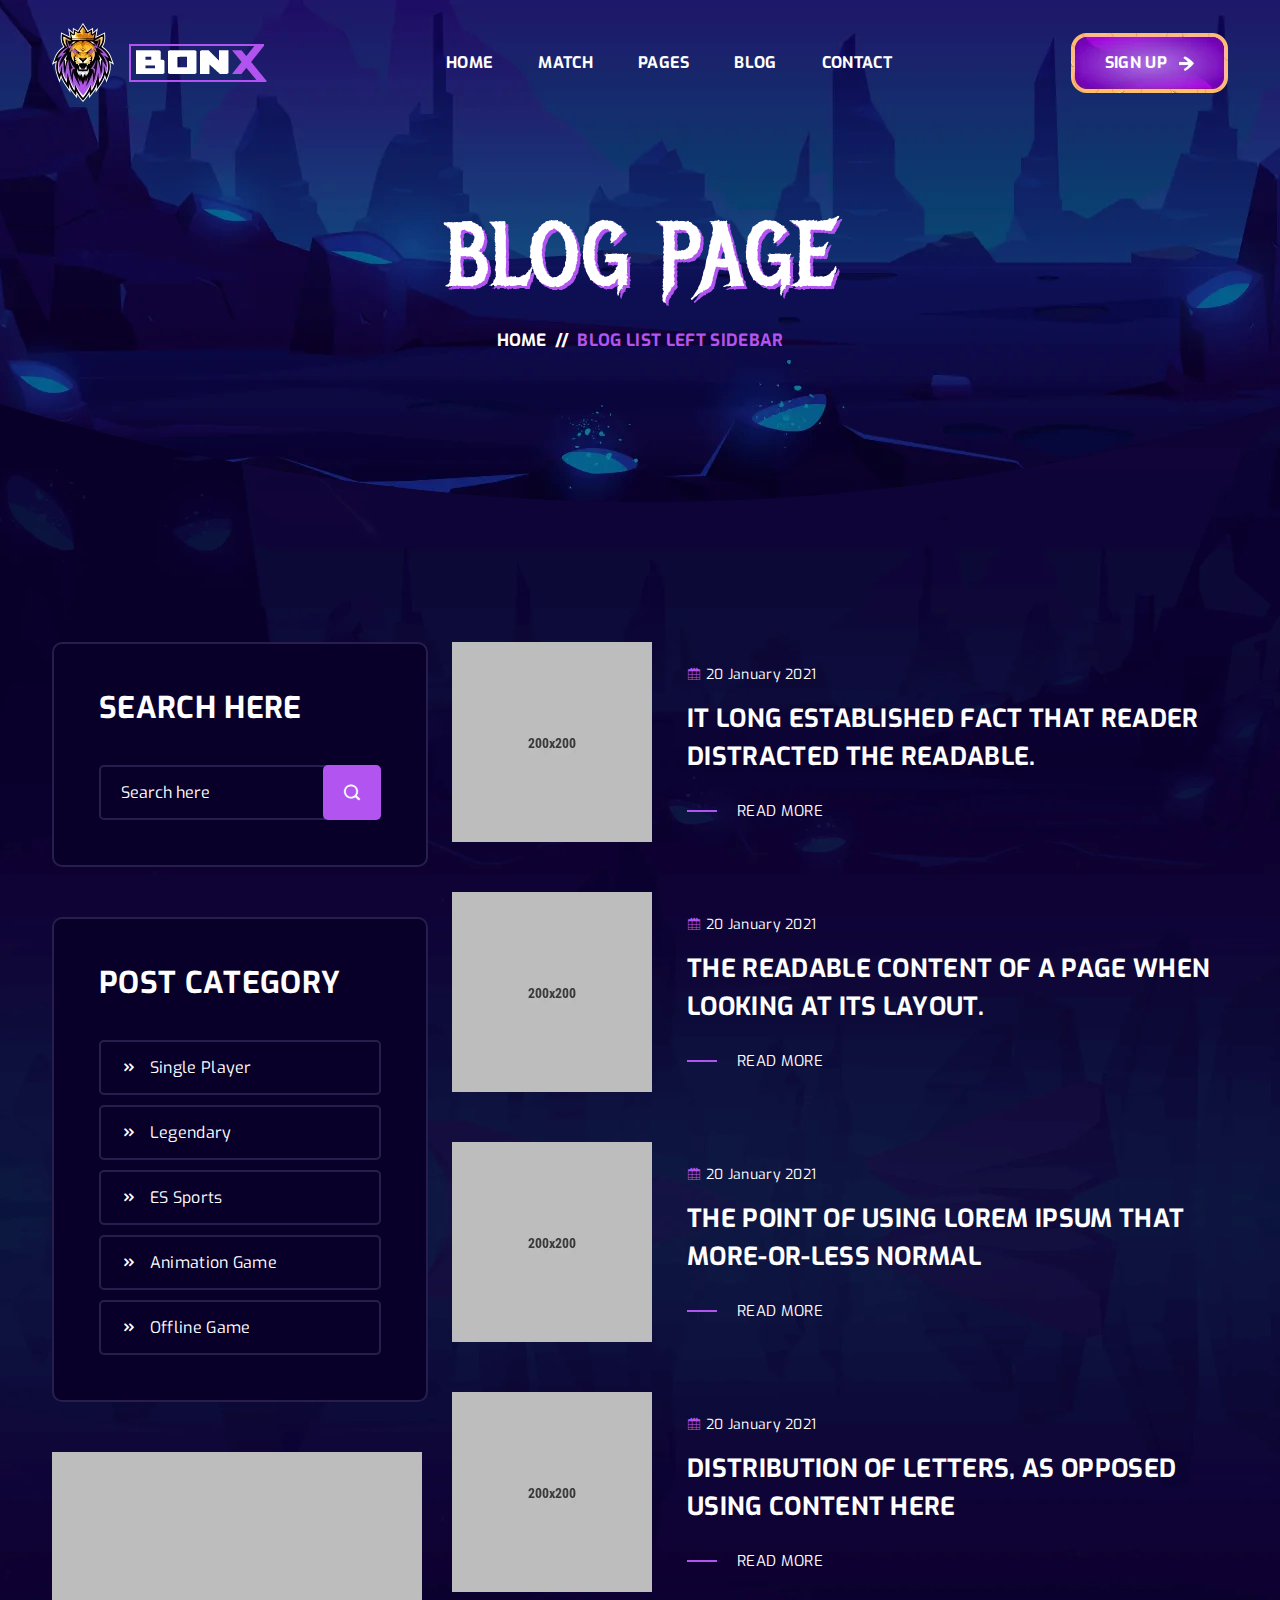
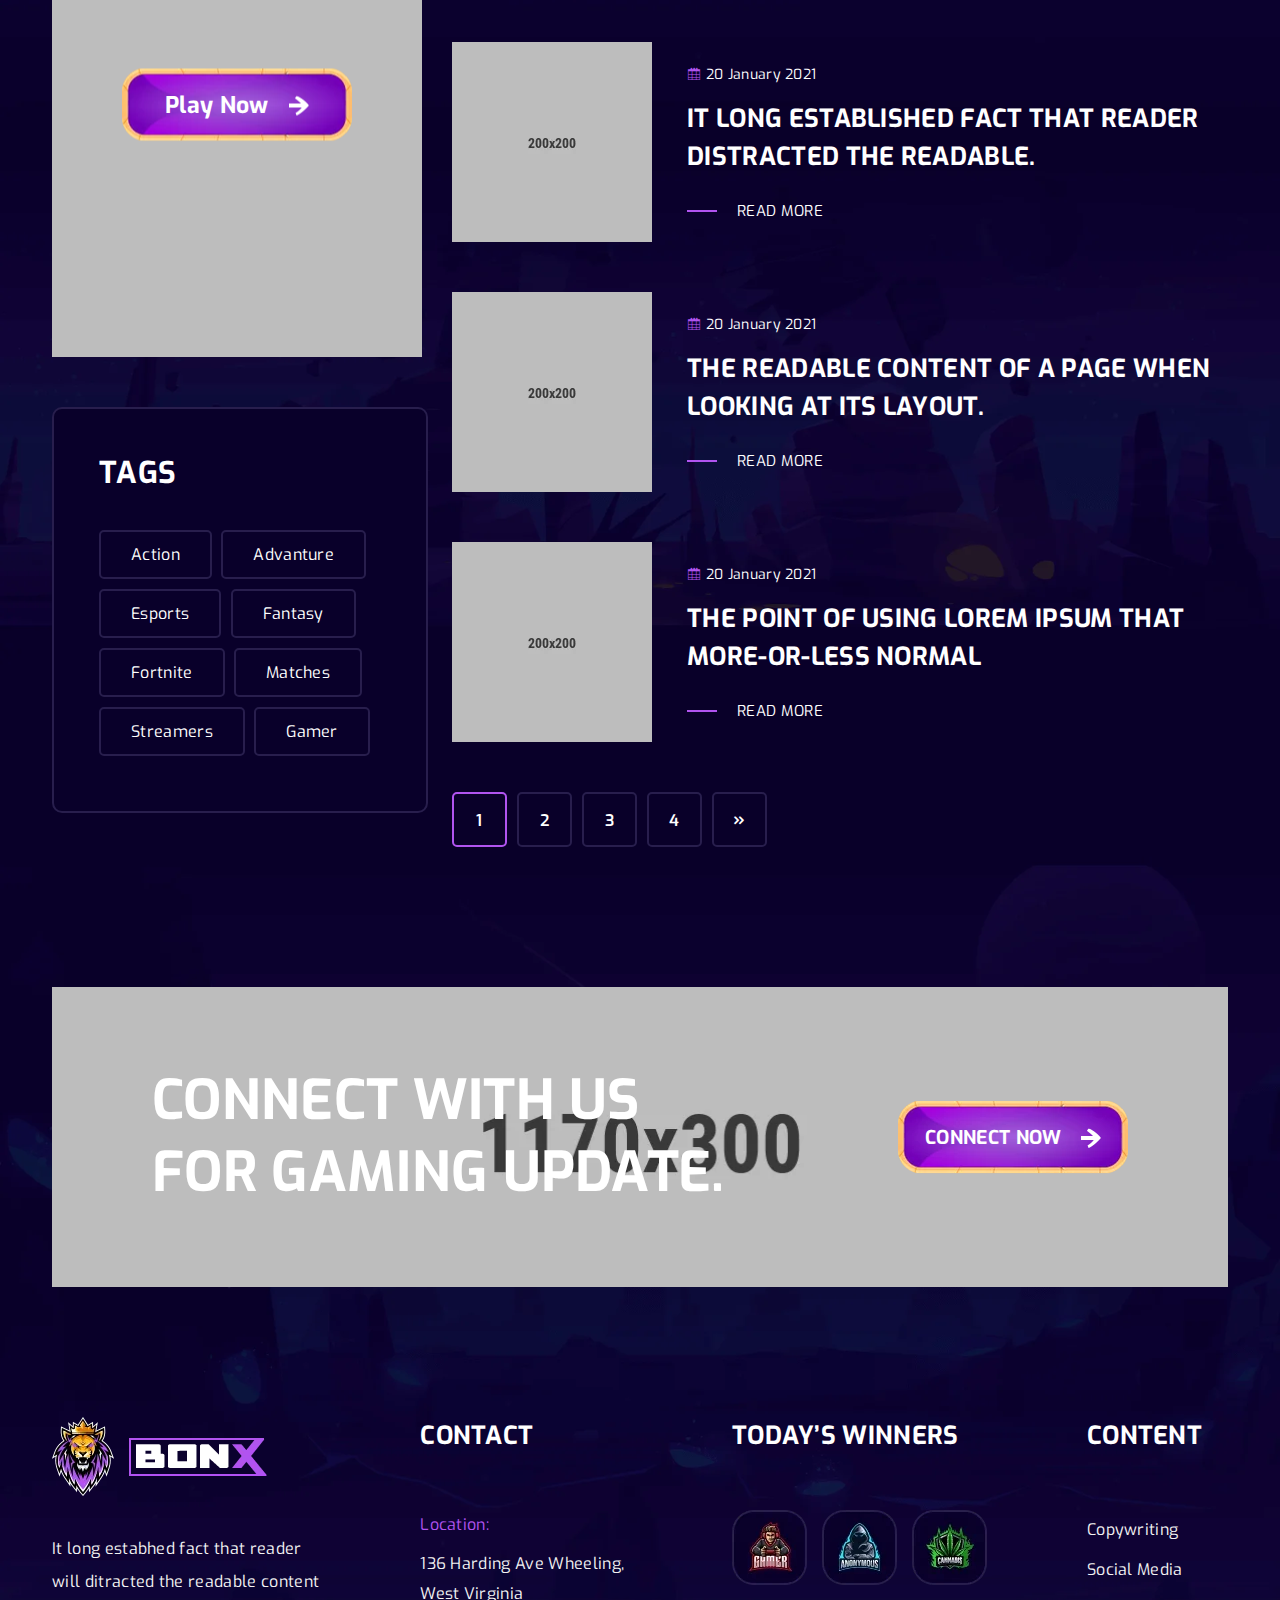
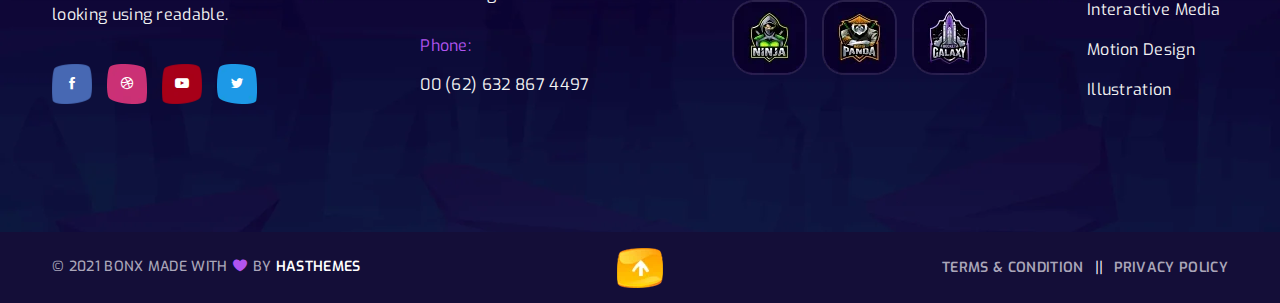
<file: blog-left-sidebar.html>
<!doctype html>
<html class="no-js" lang="en">

<head>
    <meta charset="utf-8">
    <meta http-equiv="x-ua-compatible" content="ie=edge">
    <title>Bonx - Gaming Website Template HTML Version</title>
    <meta name="description" content="240+ Best Bootstrap Templates are available on this website. Find your template for your project compatible with the most popular HTML library in the world."/>
    <meta name="viewport" content="width=device-width, initial-scale=1">
    
    <!-- Add site Favicon -->
    <link rel="shortcut icon" href="assets/img/favicon.ico" type="image/png">

    <!-- CSS 
    ========================= -->
    <link rel="preconnect" href="https://fonts.googleapis.com">
    <link rel="preconnect" href="https://fonts.gstatic.com" crossorigin>
    <link href="https://fonts.googleapis.com/css2?family=Exo:ital,wght@0,100;0,200;0,300;0,400;0,500;0,600;0,700;0,800;0,900;1,100;1,200;1,300;1,400;1,500;1,600;1,700;1,800;1,900&family=Metal+Mania&display=swap" rel="stylesheet">

    <link rel="stylesheet" href="assets/css/vendor/bootstrap.min.css">
    <link rel="stylesheet" href="assets/css/slick.css">
    <link rel="stylesheet" href="assets/css/icofont.min.css">
    <link rel="stylesheet" href="assets/css/animate.css">
    <link rel="stylesheet" href="assets/css/nice-select.css">
    <link rel="stylesheet" href="assets/css/magnific-popup.css">
    <!-- Main Style CSS -->
    <link rel="stylesheet" href="assets/css/style.css">
</head>

<body class="body__bg" data-bgimg="assets/img/bg/body-bg2.webp">
   
  
     <!--offcanvas menu area start-->
     <div class="body_overlay">
                
    </div>
    <div class="offcanvas_menu">
        <div class="container">
            <div class="row">
                <div class="col-12">
                    <div class="offcanvas_menu_wrapper">
                        <div class="canvas_close">
                            <a href="javascript:void(0)"><i class="icofont-close"></i></a>  
                        </div>
                        <div id="menu" class="text-left ">
                            <ul class="offcanvas_main_menu">
                                <li class="menu-item-has-children active">
                                    <a href="index.html">Home</a>
                                </li>
                                <li class="menu-item-has-children"><a href="#">Match</a>
                                    <ul class="sub-menu">
                                        <li><a href="match.html">Match Page</a></li>
                                        <li><a href="match-details.html">Match Details</a></li>
                                    </ul>
                                </li>
                                <li class="menu-item-has-children"><a href="#">Pages</a>
                                    <ul class="sub-menu">
                                        <li><a href="about.html">About Us</a></li>
                                        <li><a href="all-game.html">All Game</a></li>
                                        <li><a href="game-details.html">Game Details</a></li>
                                        <li><a href="faq.html">Faq Page</a></li>
                                        <li><a href="players.html">Players</a></li>
                                        <li><a href="player-details.html">Player Details</a></li>
                                        <li><a href="404.html">Error 404</a></li>
                                    </ul>
                                </li>
                                <li class="menu-item-has-children">
                                    <a href="#">blog</a>
                                    <ul class="sub-menu">
                                        <li><a href="blog-left-sidebar.html">Blog Left Sidebar</a></li>
                                        <li><a href="blog-right-sidebar.html">Blog Right Sidebar</a></li>
                                        <li><a href="blog-without-sidebar.html">Blog Without Sidebar</a></li>
                                         <li><a href="blog-grid-left-sidebar.html">Blog Grid Left Sidebar</a></li>
                                            <li><a href="blog-grid-right-sidebar.html">Blog Grid Right Sidebar</a></li>
                                        <li><a href="blog-grid-without-sidebar.html">Blog Grid Without Sidebar</a></li>
                                        <li><a href="blog-details-left-sidebar.html">Blog Details Left Sidebar</a></li>
                                        <li><a href="blog-details-right-sidebar.html">Blog Details Right Sidebar</a></li>
                                        <li><a href="blog-details.html">Blog Details</a></li>
                                    </ul>
                                </li>
                                <li class="menu-item-has-children"><a href="contact.html">Contact Us</a></li>
                            </ul>
                        </div>
                    </div>
                </div>
            </div>
        </div>
    </div>
    <!--offcanvas menu area end-->

    <!--header area start-->
    <header class="header_section header_transparent sticky-header">
        <div class="container">
            <div class="row">
                <div class="col-12">
                    <div class="main_header d-flex justify-content-between align-items-center">
                        <div class="header_logo">
                            <a class="sticky_none" href="index.html"><img src="assets/img/logo/logo.webp" alt=""></a>
                        </div>
                        <!--main menu start-->
                        <div class="main_menu d-none d-lg-block"> 
                            <nav>  
                                <ul class="d-flex">
                                    <li><a href="index.html">Home</a></li> 
                                    <li><a href="match.html">Match</a>
                                        <ul class="sub_menu">
                                            <li><a href="match.html">Match Page</a></li>
                                            <li><a href="match-details.html">Match Details</a></li>
                                        </ul>
                                    </li>
                                    <li><a href="#">Pages</a>
                                        <ul class="sub_menu">
                                            <li><a href="about.html">About Us</a></li>
                                            <li><a href="all-game.html">All Game</a></li>
                                            <li><a href="game-details.html">Game Details</a></li>
                                            <li><a href="faq.html">Faq Page</a></li>
                                            <li><a href="players.html">Players</a></li>
                                            <li><a href="player-details.html">Player Details</a></li>
                                            <li><a href="404.html">Error 404</a></li>
                                        </ul>
                                    </li>
                                    <li><a href="blog-left-sidebar.html">blog</a>
                                        <ul class="sub_menu">
                                            <li><a href="blog-left-sidebar.html">Blog Left Sidebar</a></li>
                                            <li><a href="blog-right-sidebar.html">Blog Right Sidebar</a></li>
                                            <li><a href="blog-without-sidebar.html">Blog Without Sidebar</a></li>
                                             <li><a href="blog-grid-left-sidebar.html">Blog Grid Left Sidebar</a></li>
                                            <li><a href="blog-grid-right-sidebar.html">Blog Grid Right Sidebar</a></li>
                                            <li><a href="blog-grid-without-sidebar.html">Blog Grid Without Sidebar</a></li>
                                            <li><a href="blog-details-left-sidebar.html">Blog Details Left Sidebar</a></li>
                                            <li><a href="blog-details-right-sidebar.html">Blog Details Right Sidebar</a></li>
                                            <li><a href="blog-details.html">Blog Details</a></li>
                                        </ul>
                                    </li>
                                    <li><a href="contact.html">Contact</a></li>
                                </ul>  
                            </nav>
                        </div>
                        <!--main menu end-->
                        <div class="header_right_sidebar d-flex align-items-center">
                            <div class="sing_up_btn">
                                <a class="btn btn-link" href="#">SIGN UP <img src="assets/img/icon/arrrow-icon2.webp" alt=""> </a>
                            </div>
                            <div class="canvas_open">
                                <a href="javascript:void(0)"><i class="icofont-navigation-menu"></i></a>
                            </div>
                        </div>
                    </div>
                </div>
            </div>
        </div>
    </header>
    <!--header area end-->

    <!-- breadcrumbs area start -->
    <div class="breadcrumbs_aree breadcrumbs_bg mb-140" data-bgimg="assets/img/bg/breadcrumbs-bg.webp">
        <div class="container">
            <div class="row">
                <div class="col-12">
                    <div class="breadcrumbs_text text-center">
                        <h1>BLOG PAGE</h1>
                        <ul class="d-flex justify-content-center">
                            <li><a href="index.html">Home </a></li>
                            <li> <span>//</span></li>
                            <li>  Blog List Left Sidebar</li>
                        </ul>
                    </div>
                </div>
            </div>
        </div>
    </div>
    <!-- breadcrumbs area end -->

    <!-- page wrapper start -->
    <div class="page_wrapper">

        <!-- blog page section start -->
        <section class="blog_page_section blog_reverse mb-140">
                <div class="container">
                    <div class="row">
                        <div class="col-lg-4">
                            <div class="blog_sidebar blog_widget">
                                <div class="blog_widget_list mb-50">
                                    <h3>Search Here</h3>
                                    <div class="widget_search">
                                        <form action="#">
                                            <input placeholder="Search here" type="text">
                                            <button type="submit"><i class="icofont-search-1"></i></button>
                                        </form>
                                    </div>
                                </div>
                                <div class="blog_widget_list mb-50">
                                    <h3>POST CATEGORY</h3>
                                    <div class="widget_category blog_widget_category">
                                        <ul>
                                            <li><a href="#"><i class="icofont-rounded-double-right"></i> Single Player </a></li>
                                            <li><a href="#"><i class="icofont-rounded-double-right"></i> Legendary </a></li>
                                            <li><a href="#"><i class="icofont-rounded-double-right"></i> ES Sports </a></li>
                                            <li><a href="#"><i class="icofont-rounded-double-right"></i> Animation Game </a></li>
                                            <li><a href="#"><i class="icofont-rounded-double-right"></i> Offline Game </a></li>
                                        </ul>
                                    </div>
                                </div>
                                <div class="blog_widget_thumb mb-50">
                                    <img src="assets/img/blog/blog-sidebar-thumb.webp" alt="">
                                    <div class="widget_play_btn">
                                        <a class="btn btn-link" href="all-game.html">Play Now <img src="assets/img/icon/arrrow-icon.webp" alt=""> </a>
                                    </div>
                                </div>
                                <div class="blog_widget_list tags">
                                    <h3>Tags</h3>
                                    <div class="widget_tags">
                                        <ul>
                                            <li><a href="#">Action</a></li>
                                            <li><a href="#">Advanture</a></li>
                                            <li><a href="#"> Esports</a></li>
                                            <li><a href="#">Fantasy</a></li>
                                            <li><a href="#">Fortnite</a></li>
                                            <li><a href="#">Matches</a></li>
                                            <li><a href="#">Streamers</a></li>
                                            <li><a href="#">Gamer</a></li>
                                        </ul>
                                    </div>
                                </div>
                            </div>
                        </div>
                        <div class="col-lg-8">
                            <div class="blog_page_wrapper">
                                <div class="blog_page_inner">
                                    <div class="single_blog d-flex align-items-center">
                                        <div class="blog_thumb">
                                            <a href="blog-details.html"><img src="assets/img/blog/blog1.webp" alt=""></a>
                                        </div>
                                        <div class="blog_content">
                                            <div class="blog_date">
                                                <span><i class="icofont-calendar"></i>  20 January 2021</span>
                                            </div>
                                            <h3><a href="blog-details.html">It long established fact that reader
                                                distracted the readable.</a></h3>
                                            <a href="blog-details.html">READ MORE</a>
                                        </div>
                                    </div>
                                    <div class="single_blog d-flex align-items-center">
                                        <div class="blog_thumb">
                                            <a href="blog-details.html"><img src="assets/img/blog/blog2.webp" alt=""></a>
                                        </div>
                                        <div class="blog_content">
                                            <div class="blog_date">
                                                <span><i class="icofont-calendar"></i>  20 January 2021</span>
                                            </div>
                                            <h3><a href="blog-details.html">the readable content of a page when
                                                looking at its layout.</a></h3>
                                            <a href="blog-details.html">READ MORE</a>
                                        </div>
                                    </div>
                                    <div class="single_blog d-flex align-items-center">
                                        <div class="blog_thumb">
                                            <a href="blog-details.html"><img src="assets/img/blog/blog3.webp" alt=""></a>
                                        </div>
                                        <div class="blog_content">
                                            <div class="blog_date">
                                                <span><i class="icofont-calendar"></i>  20 January 2021</span>
                                            </div>
                                            <h3><a href="blog-details.html">  The point of using Lorem Ipsum that
                                                more-or-less normal</a></h3>
                                            <a href="blog-details.html">READ MORE</a>
                                        </div>
                                    </div>
                                    <div class="single_blog d-flex align-items-center">
                                        <div class="blog_thumb">
                                            <a href="blog-details.html"><img src="assets/img/blog/blog4.webp" alt=""></a>
                                        </div>
                                        <div class="blog_content">
                                            <div class="blog_date">
                                                <span><i class="icofont-calendar"></i>  20 January 2021</span>
                                            </div>
                                            <h3><a href="blog-details.html">distribution of letters, as opposed
                                                using Content here</a></h3>
                                            <a href="blog-details.html">READ MORE</a>
                                        </div>
                                    </div>
                                    <div class="single_blog d-flex align-items-center">
                                        <div class="blog_thumb">
                                            <a href="blog-details.html"><img src="assets/img/blog/blog5.webp" alt=""></a>
                                        </div>
                                        <div class="blog_content">
                                            <div class="blog_date">
                                                <span><i class="icofont-calendar"></i>  20 January 2021</span>
                                            </div>
                                            <h3><a href="blog-details.html">It long established fact that reader
                                                distracted the readable.</a></h3>
                                            <a href="blog-details.html">READ MORE</a>
                                        </div>
                                    </div>
                                    <div class="single_blog d-flex align-items-center">
                                        <div class="blog_thumb">
                                            <a href="blog-details.html"><img src="assets/img/blog/blog6.webp" alt=""></a>
                                        </div>
                                        <div class="blog_content">
                                            <div class="blog_date">
                                                <span><i class="icofont-calendar"></i>  20 January 2021</span>
                                            </div>
                                            <h3><a href="blog-details.html">the readable content of a page when
                                                looking at its layout.</a></h3>
                                            <a href="blog-details.html">READ MORE</a>
                                        </div>
                                    </div>
                                    <div class="single_blog d-flex align-items-center">
                                        <div class="blog_thumb">
                                            <a href="blog-details.html"><img src="assets/img/blog/blog7.webp" alt=""></a>
                                        </div>
                                        <div class="blog_content">
                                            <div class="blog_date">
                                                <span><i class="icofont-calendar"></i>  20 January 2021</span>
                                            </div>
                                            <h3><a href="blog-details.html"> The point of using Lorem Ipsum that
                                                more-or-less normal</a></h3>
                                            <a href="blog-details.html">READ MORE</a>
                                        </div>
                                    </div>
                                </div>
                                <div class="pagination pagination_pages">
                                    <ul>
                                        <li class="current"><span>1</span></li>
                                        <li><a href="#">2</a></li>
                                        <li><a href="#">3</a></li>
                                        <li><a href="#">4</a></li>
                                        <li class="next"><a href="#"><i class="icofont-rounded-double-right"></i></a></li>
                                    </ul>
                                </div>
                            </div>
                        </div>
                    </div>
                </div>
        </section>
        <!-- blog page section end -->

        <!-- gaming update section start -->
        <section class="gaming_update_section">
            <div class="container">
                <div class="row">
                    <div class="col-12">
                        <div class="gaming_update_inner d-flex justify-content-between align-items-center" data-bgimg="assets/img/bg/gaming-update.webp">
                            <div class="gaming_update_text">
                                <h2>Connect with us <br>
                                    for gamING update.</h2>
                            </div>
                            <div class="gaming_update_btn">
                                <a class="btn btn-link" href="contact.html">CONNECT NOW <img src="assets/img/icon/arrrow-icon.webp" alt=""> </a>
                            </div>
                        </div>
                    </div>
                </div>
            </div>
        </section>
        <!-- gaming update section end -->

    </div>
    <!-- page wrapper end -->

    <!--footer area start-->
    <footer class="footer_widgets">
        <div class="main_footer">
            <div class="container">
                <div class="row">
                    <div class="col-12">
                        <div class="main_footer_inner d-flex">
                            <div class="footer_widget_list">
                                <div class="footer_logo">
                                    <a href="#"><img src="assets/img/logo/logo.webp" alt=""></a>
                                </div>
                                <div class="footer_contact_desc">
                                    <p>It long estabhed fact that reader
                                        will ditracted the readable content
                                        looking using readable.</p>
                                </div>
                                <div class="footer_social">
                                    <ul class="d-flex">
                                        <li><a class="facebook" href="https://www.facebook.com"><i class="icofont-facebook"></i></a></li>
                                        <li><a class="dribbble" href="https://dribbble.com"><i class="icofont-dribbble"></i></a></li>
                                        <li><a class="youtube" href="https://www.youtube.com"><i class="icofont-youtube-play"></i></a></li>
                                        <li><a class="twitter" href="https://twitter.com"><i class="icofont-twitter"></i></a></li>
                                    </ul>
                                </div>
                            </div>
                            <div class="footer_widget_list contact">
                                <h3>Contact</h3>
                                <div class="footer_contact_info">
                                    <div class="footer_contact_info_list">
                                        <span>Location:</span>
                                        <p>136 Harding Ave
                                            Wheeling, West Virginia</p>
                                    </div>
                                    <div class="footer_contact_info_list">
                                        <span>Phone:</span>
                                        <p><a href="#">00 (62) 632 867 4497</a></p>
                                    </div>
                                </div>
                            </div>
                            <div class="footer_widget_list">
                                <h3>today’s winners</h3>
                                <div class="footer_winners_gallery">
                                    <div class="footer_winners_list d-flex">
                                        <div class="footer_winners_thumb">
                                            <a href="game-details.html"><img src="assets/img/others/winners1.webp" alt=""></a>
                                        </div>
                                        <div class="footer_winners_thumb">
                                            <a href="game-details.html"><img src="assets/img/others/winners2.webp" alt=""></a>
                                        </div>
                                        <div class="footer_winners_thumb">
                                            <a href="game-details.html"><img src="assets/img/others/winners3.webp" alt=""></a>
                                        </div>
                                    </div>
                                    <div class="footer_winners_list d-flex">
                                        <div class="footer_winners_thumb">
                                            <a href="game-details.html"><img src="assets/img/others/winners4.webp" alt=""></a>
                                        </div>
                                        <div class="footer_winners_thumb">
                                            <a href="game-details.html"><img src="assets/img/others/winners5.webp" alt=""></a>
                                        </div>
                                        <div class="footer_winners_thumb">
                                            <a href="game-details.html"><img src="assets/img/others/winners6.webp" alt=""></a>
                                        </div>
                                    </div>
                                </div>
                            </div>
                            <div class="footer_widget_list footer_list_menu">
                                <h3>Content</h3>
                                <div class="footer_menu">
                                    <ul>
                                        <li><a href="about.html"> Copywriting</a></li>
                                        <li><a href="about.html">Social Media</a></li>
                                        <li><a href="about.html">Interactive Media</a></li>
                                        <li><a href="about.html">Motion Design</a></li>
                                        <li><a href="about.html">Illustration</a></li>
                                    </ul>
                                </div>
                            </div>
                        </div>
                    </div> 
                </div>
            </div>
        </div>
        <div class="footer_bottom">
            <div class="container">
                <div class="row">
                    <div class="col-12">
                        <div class="footer_bottom_inner d-flex justify-content-between">
                            <div class="copyright_right">
                                <p> © 2021  BONX  Made with  <i class="icofont-heart"></i>  by <a href="https://hasthemes.com">HasThemes</a></p>
                            </div>
                            <div class="footer_bottom_link_menu">
                                <ul class="d-flex">
                                    <li><a href="about.html">Terms & Condition  </a></li>
                                    <li><a href="about.html">Privacy Policy  </a></li>
                                </ul>
                            </div>
                            <div class="scroll__top_icon">
                                <a id="scroll-top" href="#"><img src="assets/img/icon/scroll-top.webp" alt=""></a>
                            </div>
                        </div>
                    </div>
                </div>
            </div>
        </div>
    </footer>
    <!--footer area end-->

   
<!-- JS
============================================ -->
<!--modernizr min js here-->
<script src="assets/js/vendor/modernizr-3.7.1.min.js"></script>

<!-- Vendor JS -->
<script src="assets/js/vendor/jquery-3.6.0.min.js"></script>
<script src="assets/js/vendor/jquery-migrate-3.3.2.min.js"></script>
<script src="assets/js/vendor/popper.js"></script>
<script src="assets/js/vendor/bootstrap.min.js"></script>
<script src="assets/js/slick.min.js"></script>
<script src="assets/js/wow.min.js"></script>
<script src="assets/js/jquery.nice-select.js"></script>
<script src="assets/js/jquery.magnific-popup.min.js"></script>
<script src="assets/js/jquery.counterup.min.js"></script>
<script src="assets/js/jquery-waypoints.js"></script>

<!-- Main JS -->
<script src="assets/js/main.js"></script>



</body>

</html>
</file>
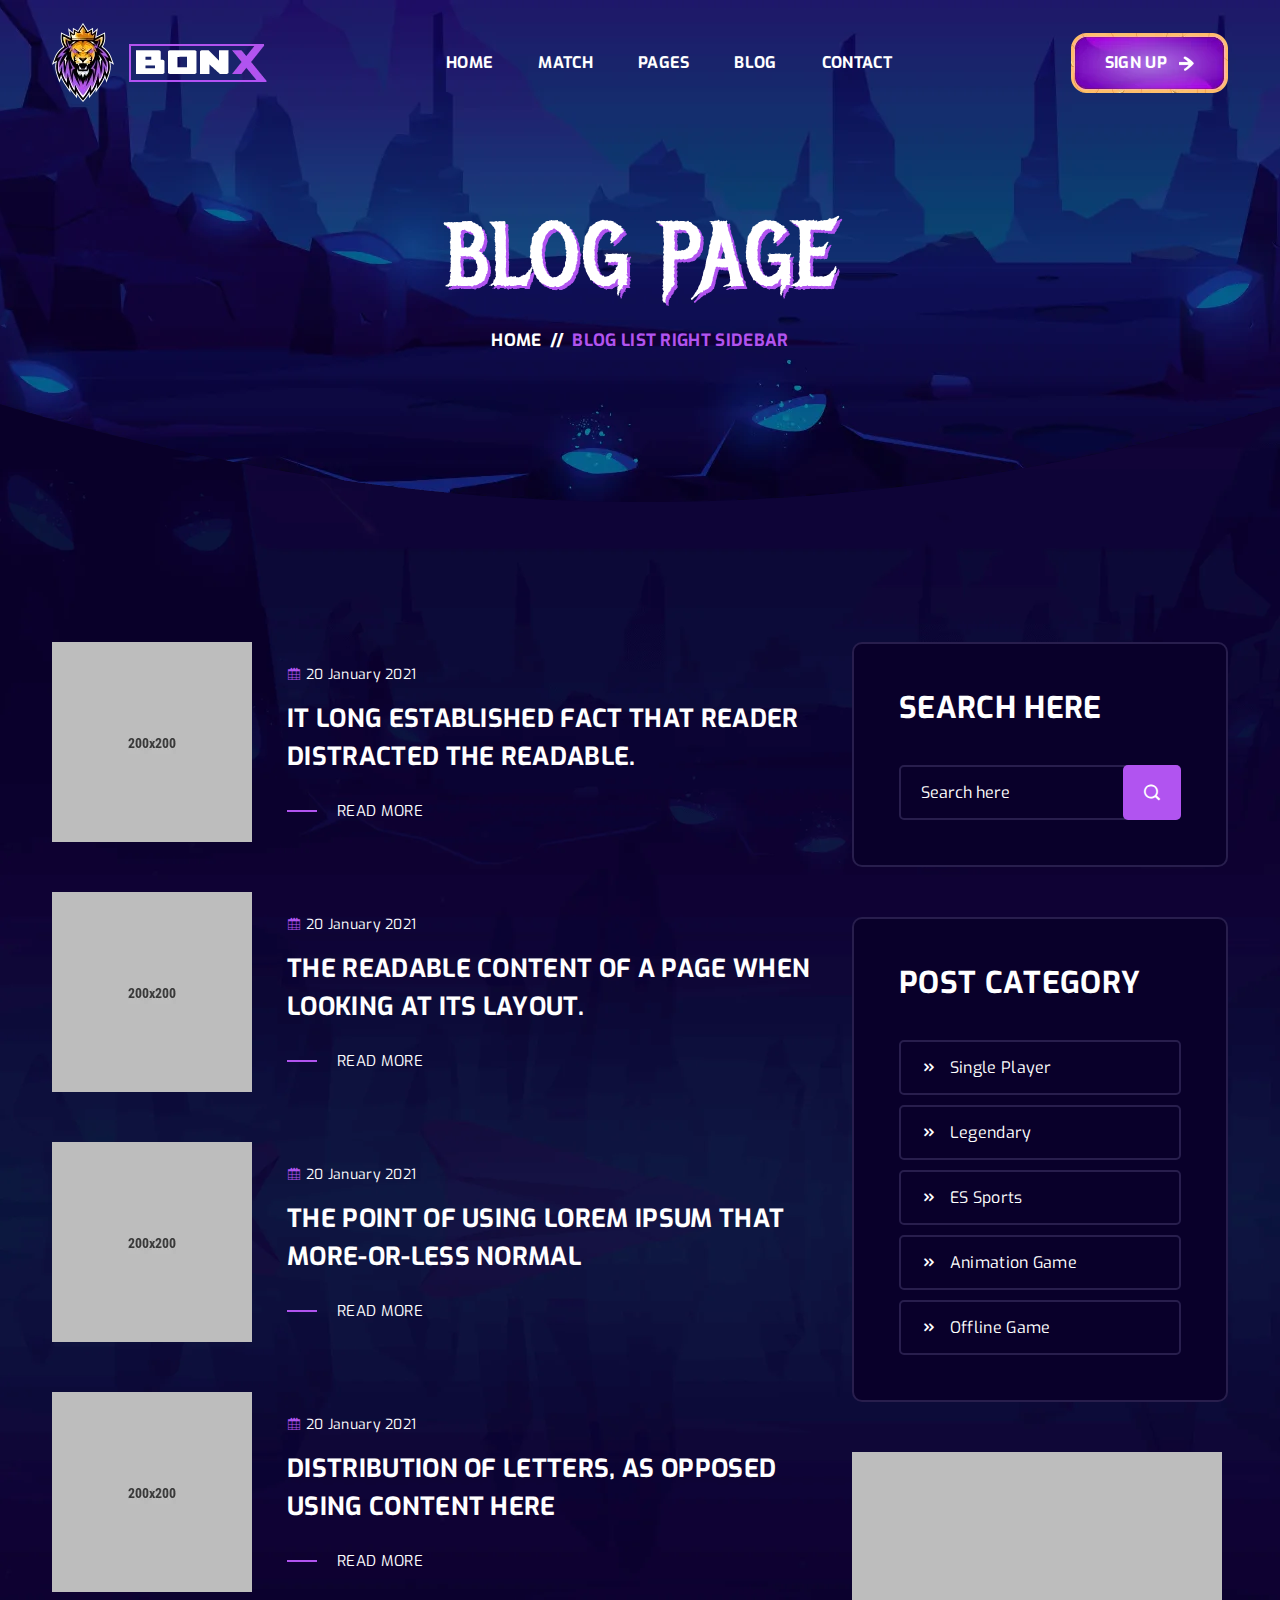
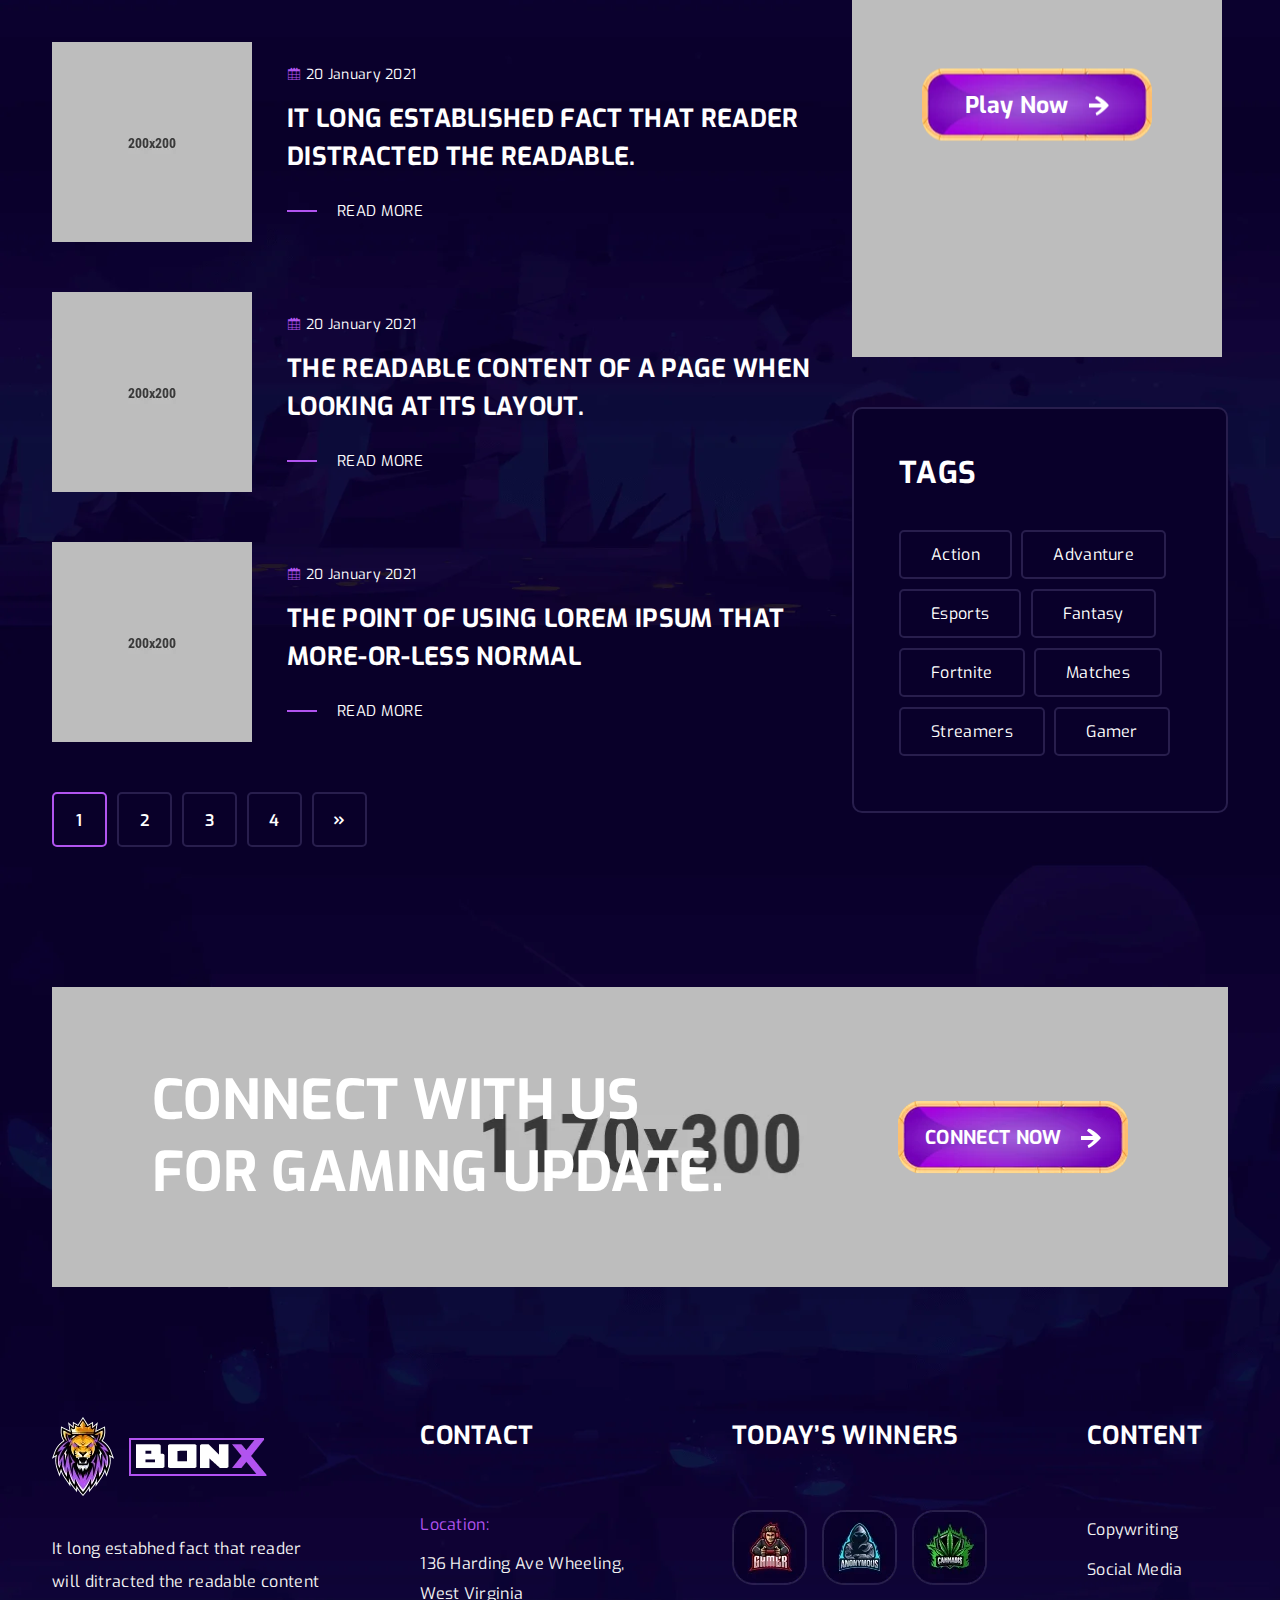
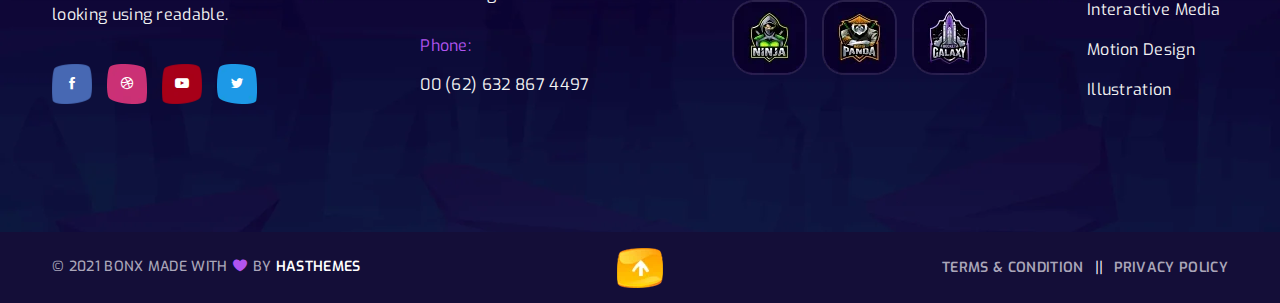
<file: blog-right-sidebar.html>
<!doctype html>
<html class="no-js" lang="en">

<head>
    <meta charset="utf-8">
    <meta http-equiv="x-ua-compatible" content="ie=edge">
    <title>Bonx - Gaming Website Template HTML Version</title>
    <meta name="description" content="240+ Best Bootstrap Templates are available on this website. Find your template for your project compatible with the most popular HTML library in the world."/>
    <meta name="viewport" content="width=device-width, initial-scale=1">
    
    <!-- Add site Favicon -->
    <link rel="shortcut icon" href="assets/img/favicon.ico" type="image/png">

    <!-- CSS 
    ========================= -->
    <link rel="preconnect" href="https://fonts.googleapis.com">
    <link rel="preconnect" href="https://fonts.gstatic.com" crossorigin>
    <link href="https://fonts.googleapis.com/css2?family=Exo:ital,wght@0,100;0,200;0,300;0,400;0,500;0,600;0,700;0,800;0,900;1,100;1,200;1,300;1,400;1,500;1,600;1,700;1,800;1,900&family=Metal+Mania&display=swap" rel="stylesheet">

    <link rel="stylesheet" href="assets/css/vendor/bootstrap.min.css">
    <link rel="stylesheet" href="assets/css/slick.css">
    <link rel="stylesheet" href="assets/css/icofont.min.css">
    <link rel="stylesheet" href="assets/css/animate.css">
    <link rel="stylesheet" href="assets/css/nice-select.css">
    <link rel="stylesheet" href="assets/css/magnific-popup.css">
    <!-- Main Style CSS -->
    <link rel="stylesheet" href="assets/css/style.css">
</head>

<body class="body__bg" data-bgimg="assets/img/bg/body-bg2.webp">
   
  
     <!--offcanvas menu area start-->
     <div class="body_overlay">
                
    </div>
    <div class="offcanvas_menu">
        <div class="container">
            <div class="row">
                <div class="col-12">
                    <div class="offcanvas_menu_wrapper">
                        <div class="canvas_close">
                            <a href="javascript:void(0)"><i class="icofont-close"></i></a>  
                        </div>
                        <div id="menu" class="text-left ">
                            <ul class="offcanvas_main_menu">
                                <li class="menu-item-has-children active">
                                    <a href="index.html">Home</a>
                                </li>
                                <li class="menu-item-has-children"><a href="#">Match</a>
                                    <ul class="sub-menu">
                                        <li><a href="match.html">Match Page</a></li>
                                        <li><a href="match-details.html">Match Details</a></li>
                                    </ul>
                                </li>
                                <li class="menu-item-has-children"><a href="#">Pages</a>
                                    <ul class="sub-menu">
                                        <li><a href="about.html">About Us</a></li>
                                        <li><a href="all-game.html">All Game</a></li>
                                        <li><a href="game-details.html">Game Details</a></li>
                                        <li><a href="faq.html">Faq Page</a></li>
                                        <li><a href="players.html">Players</a></li>
                                        <li><a href="player-details.html">Player Details</a></li>
                                        <li><a href="404.html">Error 404</a></li>
                                    </ul>
                                </li>
                                <li class="menu-item-has-children">
                                    <a href="#">blog</a>
                                    <ul class="sub-menu">
                                        <li><a href="blog-left-sidebar.html">Blog Left Sidebar</a></li>
                                        <li><a href="blog-right-sidebar.html">Blog Right Sidebar</a></li>
                                        <li><a href="blog-without-sidebar.html">Blog Without Sidebar</a></li>
                                         <li><a href="blog-grid-left-sidebar.html">Blog Grid Left Sidebar</a></li>
                                            <li><a href="blog-grid-right-sidebar.html">Blog Grid Right Sidebar</a></li>
                                        <li><a href="blog-grid-without-sidebar.html">Blog Grid Without Sidebar</a></li>
                                        <li><a href="blog-details-left-sidebar.html">Blog Details Left Sidebar</a></li>
                                        <li><a href="blog-details-right-sidebar.html">Blog Details Right Sidebar</a></li>
                                        <li><a href="blog-details.html">Blog Details</a></li>
                                    </ul>
                                </li>
                                <li class="menu-item-has-children"><a href="contact.html">Contact Us</a></li>
                            </ul>
                        </div>
                    </div>
                </div>
            </div>
        </div>
    </div>
    <!--offcanvas menu area end-->

    <!--header area start-->
    <header class="header_section header_transparent sticky-header">
        <div class="container">
            <div class="row">
                <div class="col-12">
                    <div class="main_header d-flex justify-content-between align-items-center">
                        <div class="header_logo">
                            <a class="sticky_none" href="index.html"><img src="assets/img/logo/logo.webp" alt=""></a>
                        </div>
                        <!--main menu start-->
                        <div class="main_menu d-none d-lg-block"> 
                            <nav>  
                                <ul class="d-flex">
                                    <li><a href="index.html">Home</a></li> 
                                    <li><a href="match.html">Match</a>
                                        <ul class="sub_menu">
                                            <li><a href="match.html">Match Page</a></li>
                                            <li><a href="match-details.html">Match Details</a></li>
                                        </ul>
                                    </li>
                                    <li><a href="#">Pages</a>
                                        <ul class="sub_menu">
                                            <li><a href="about.html">About Us</a></li>
                                            <li><a href="all-game.html">All Game</a></li>
                                            <li><a href="game-details.html">Game Details</a></li>
                                            <li><a href="faq.html">Faq Page</a></li>
                                            <li><a href="players.html">Players</a></li>
                                            <li><a href="player-details.html">Player Details</a></li>
                                            <li><a href="404.html">Error 404</a></li>
                                        </ul>
                                    </li>
                                    <li><a href="blog-left-sidebar.html">blog</a>
                                        <ul class="sub_menu">
                                            <li><a href="blog-left-sidebar.html">Blog Left Sidebar</a></li>
                                            <li><a href="blog-right-sidebar.html">Blog Right Sidebar</a></li>
                                            <li><a href="blog-without-sidebar.html">Blog Without Sidebar</a></li>
                                             <li><a href="blog-grid-left-sidebar.html">Blog Grid Left Sidebar</a></li>
                                            <li><a href="blog-grid-right-sidebar.html">Blog Grid Right Sidebar</a></li>
                                            <li><a href="blog-grid-without-sidebar.html">Blog Grid Without Sidebar</a></li>
                                            <li><a href="blog-details-left-sidebar.html">Blog Details Left Sidebar</a></li>
                                            <li><a href="blog-details-right-sidebar.html">Blog Details Right Sidebar</a></li>
                                            <li><a href="blog-details.html">Blog Details</a></li>
                                        </ul>
                                    </li>
                                    <li><a href="contact.html">Contact</a></li>
                                </ul>  
                            </nav>
                        </div>
                        <!--main menu end-->
                        <div class="header_right_sidebar d-flex align-items-center">
                            <div class="sing_up_btn">
                                <a class="btn btn-link" href="#">SIGN UP <img src="assets/img/icon/arrrow-icon2.webp" alt=""> </a>
                            </div>
                            <div class="canvas_open">
                                <a href="javascript:void(0)"><i class="icofont-navigation-menu"></i></a>
                            </div>
                        </div>
                    </div>
                </div>
            </div>
        </div>
    </header>
    <!--header area end-->

    <!-- breadcrumbs area start -->
    <div class="breadcrumbs_aree breadcrumbs_bg mb-140" data-bgimg="assets/img/bg/breadcrumbs-bg.webp">
        <div class="container">
            <div class="row">
                <div class="col-12">
                    <div class="breadcrumbs_text text-center">
                        <h1>BLOG PAGE</h1>
                        <ul class="d-flex justify-content-center">
                            <li><a href="index.html">Home </a></li>
                            <li> <span>//</span></li>
                            <li>  Blog List Right Sidebar</li>
                        </ul>
                    </div>
                </div>
            </div>
        </div>
    </div>
    <!-- breadcrumbs area end -->

    <!-- page wrapper start -->
    <div class="page_wrapper">

        <!-- blog page section start -->
        <section class="blog_page_section mb-140">
                <div class="container">
                    <div class="row">
                        <div class="col-lg-8">
                            <div class="blog_page_wrapper">
                                <div class="blog_page_inner">
                                    <div class="single_blog d-flex align-items-center">
                                        <div class="blog_thumb">
                                            <a href="blog-details.html"><img src="assets/img/blog/blog1.webp" alt=""></a>
                                        </div>
                                        <div class="blog_content">
                                            <div class="blog_date">
                                                <span><i class="icofont-calendar"></i>  20 January 2021</span>
                                            </div>
                                            <h3><a href="blog-details.html">It long established fact that reader
                                                distracted the readable.</a></h3>
                                            <a href="blog-details.html">READ MORE</a>
                                        </div>
                                    </div>
                                    <div class="single_blog d-flex align-items-center">
                                        <div class="blog_thumb">
                                            <a href="blog-details.html"><img src="assets/img/blog/blog2.webp" alt=""></a>
                                        </div>
                                        <div class="blog_content">
                                            <div class="blog_date">
                                                <span><i class="icofont-calendar"></i>  20 January 2021</span>
                                            </div>
                                            <h3><a href="blog-details.html">the readable content of a page when
                                                looking at its layout.</a></h3>
                                            <a href="blog-details.html">READ MORE</a>
                                        </div>
                                    </div>
                                    <div class="single_blog d-flex align-items-center">
                                        <div class="blog_thumb">
                                            <a href="blog-details.html"><img src="assets/img/blog/blog3.webp" alt=""></a>
                                        </div>
                                        <div class="blog_content">
                                            <div class="blog_date">
                                                <span><i class="icofont-calendar"></i>  20 January 2021</span>
                                            </div>
                                            <h3><a href="blog-details.html">  The point of using Lorem Ipsum that
                                                more-or-less normal</a></h3>
                                            <a href="blog-details.html">READ MORE</a>
                                        </div>
                                    </div>
                                    <div class="single_blog d-flex align-items-center">
                                        <div class="blog_thumb">
                                            <a href="blog-details.html"><img src="assets/img/blog/blog4.webp" alt=""></a>
                                        </div>
                                        <div class="blog_content">
                                            <div class="blog_date">
                                                <span><i class="icofont-calendar"></i>  20 January 2021</span>
                                            </div>
                                            <h3><a href="blog-details.html">distribution of letters, as opposed
                                                using Content here</a></h3>
                                            <a href="blog-details.html">READ MORE</a>
                                        </div>
                                    </div>
                                    <div class="single_blog d-flex align-items-center">
                                        <div class="blog_thumb">
                                            <a href="blog-details.html"><img src="assets/img/blog/blog5.webp" alt=""></a>
                                        </div>
                                        <div class="blog_content">
                                            <div class="blog_date">
                                                <span><i class="icofont-calendar"></i>  20 January 2021</span>
                                            </div>
                                            <h3><a href="blog-details.html">It long established fact that reader
                                                distracted the readable.</a></h3>
                                            <a href="blog-details.html">READ MORE</a>
                                        </div>
                                    </div>
                                    <div class="single_blog d-flex align-items-center">
                                        <div class="blog_thumb">
                                            <a href="blog-details.html"><img src="assets/img/blog/blog6.webp" alt=""></a>
                                        </div>
                                        <div class="blog_content">
                                            <div class="blog_date">
                                                <span><i class="icofont-calendar"></i>  20 January 2021</span>
                                            </div>
                                            <h3><a href="blog-details.html">the readable content of a page when
                                                looking at its layout.</a></h3>
                                            <a href="blog-details.html">READ MORE</a>
                                        </div>
                                    </div>
                                    <div class="single_blog d-flex align-items-center">
                                        <div class="blog_thumb">
                                            <a href="blog-details.html"><img src="assets/img/blog/blog7.webp" alt=""></a>
                                        </div>
                                        <div class="blog_content">
                                            <div class="blog_date">
                                                <span><i class="icofont-calendar"></i>  20 January 2021</span>
                                            </div>
                                            <h3><a href="blog-details.html"> The point of using Lorem Ipsum that
                                                more-or-less normal</a></h3>
                                            <a href="blog-details.html">READ MORE</a>
                                        </div>
                                    </div>
                                </div>
                                <div class="pagination pagination_pages">
                                    <ul>
                                        <li class="current"><span>1</span></li>
                                        <li><a href="#">2</a></li>
                                        <li><a href="#">3</a></li>
                                        <li><a href="#">4</a></li>
                                        <li class="next"><a href="#"><i class="icofont-rounded-double-right"></i></a></li>
                                    </ul>
                                </div>
                            </div>
                        </div>
                        <div class="col-lg-4">
                            <div class="blog_sidebar blog_widget">
                                <div class="blog_widget_list mb-50">
                                    <h3>Search Here</h3>
                                    <div class="widget_search">
                                        <form action="#">
                                            <input placeholder="Search here" type="text">
                                            <button type="submit"><i class="icofont-search-1"></i></button>
                                        </form>
                                    </div>
                                </div>
                                <div class="blog_widget_list mb-50">
                                    <h3>POST CATEGORY</h3>
                                    <div class="widget_category blog_widget_category">
                                        <ul>
                                            <li><a href="#"><i class="icofont-rounded-double-right"></i> Single Player </a></li>
                                            <li><a href="#"><i class="icofont-rounded-double-right"></i> Legendary </a></li>
                                            <li><a href="#"><i class="icofont-rounded-double-right"></i> ES Sports </a></li>
                                            <li><a href="#"><i class="icofont-rounded-double-right"></i> Animation Game </a></li>
                                            <li><a href="#"><i class="icofont-rounded-double-right"></i> Offline Game </a></li>
                                        </ul>
                                    </div>
                                </div>
                                <div class="blog_widget_thumb mb-50">
                                    <img src="assets/img/blog/blog-sidebar-thumb.webp" alt="">
                                    <div class="widget_play_btn">
                                        <a class="btn btn-link" href="all-game.html">Play Now <img src="assets/img/icon/arrrow-icon.webp" alt=""> </a>
                                    </div>
                                </div>
                                <div class="blog_widget_list tags">
                                    <h3>Tags</h3>
                                    <div class="widget_tags">
                                        <ul>
                                            <li><a href="#">Action</a></li>
                                            <li><a href="#">Advanture</a></li>
                                            <li><a href="#"> Esports</a></li>
                                            <li><a href="#">Fantasy</a></li>
                                            <li><a href="#">Fortnite</a></li>
                                            <li><a href="#">Matches</a></li>
                                            <li><a href="#">Streamers</a></li>
                                            <li><a href="#">Gamer</a></li>
                                        </ul>
                                    </div>
                                </div>
                            </div>
                        </div>
                    </div>
                </div>
        </section>
        <!-- blog page section end -->

        <!-- gaming update section start -->
        <section class="gaming_update_section">
            <div class="container">
                <div class="row">
                    <div class="col-12">
                        <div class="gaming_update_inner d-flex justify-content-between align-items-center" data-bgimg="assets/img/bg/gaming-update.webp">
                            <div class="gaming_update_text">
                                <h2>Connect with us <br>
                                    for gamING update.</h2>
                            </div>
                            <div class="gaming_update_btn">
                                <a class="btn btn-link" href="contact.html">CONNECT NOW <img src="assets/img/icon/arrrow-icon.webp" alt=""> </a>
                            </div>
                        </div>
                    </div>
                </div>
            </div>
        </section>
        <!-- gaming update section end -->

    </div>
    <!-- page wrapper end -->

    <!--footer area start-->
    <footer class="footer_widgets">
        <div class="main_footer">
            <div class="container">
                <div class="row">
                    <div class="col-12">
                        <div class="main_footer_inner d-flex">
                            <div class="footer_widget_list">
                                <div class="footer_logo">
                                    <a href="#"><img src="assets/img/logo/logo.webp" alt=""></a>
                                </div>
                                <div class="footer_contact_desc">
                                    <p>It long estabhed fact that reader
                                        will ditracted the readable content
                                        looking using readable.</p>
                                </div>
                                <div class="footer_social">
                                    <ul class="d-flex">
                                        <li><a class="facebook" href="https://www.facebook.com"><i class="icofont-facebook"></i></a></li>
                                        <li><a class="dribbble" href="https://dribbble.com"><i class="icofont-dribbble"></i></a></li>
                                        <li><a class="youtube" href="https://www.youtube.com"><i class="icofont-youtube-play"></i></a></li>
                                        <li><a class="twitter" href="https://twitter.com"><i class="icofont-twitter"></i></a></li>
                                    </ul>
                                </div>
                            </div>
                            <div class="footer_widget_list contact">
                                <h3>Contact</h3>
                                <div class="footer_contact_info">
                                    <div class="footer_contact_info_list">
                                        <span>Location:</span>
                                        <p>136 Harding Ave
                                            Wheeling, West Virginia</p>
                                    </div>
                                    <div class="footer_contact_info_list">
                                        <span>Phone:</span>
                                        <p><a href="#">00 (62) 632 867 4497</a></p>
                                    </div>
                                </div>
                            </div>
                            <div class="footer_widget_list">
                                <h3>today’s winners</h3>
                                <div class="footer_winners_gallery">
                                    <div class="footer_winners_list d-flex">
                                        <div class="footer_winners_thumb">
                                            <a href="game-details.html"><img src="assets/img/others/winners1.webp" alt=""></a>
                                        </div>
                                        <div class="footer_winners_thumb">
                                            <a href="game-details.html"><img src="assets/img/others/winners2.webp" alt=""></a>
                                        </div>
                                        <div class="footer_winners_thumb">
                                            <a href="game-details.html"><img src="assets/img/others/winners3.webp" alt=""></a>
                                        </div>
                                    </div>
                                    <div class="footer_winners_list d-flex">
                                        <div class="footer_winners_thumb">
                                            <a href="game-details.html"><img src="assets/img/others/winners4.webp" alt=""></a>
                                        </div>
                                        <div class="footer_winners_thumb">
                                            <a href="game-details.html"><img src="assets/img/others/winners5.webp" alt=""></a>
                                        </div>
                                        <div class="footer_winners_thumb">
                                            <a href="game-details.html"><img src="assets/img/others/winners6.webp" alt=""></a>
                                        </div>
                                    </div>
                                </div>
                            </div>
                            <div class="footer_widget_list footer_list_menu">
                                <h3>Content</h3>
                                <div class="footer_menu">
                                    <ul>
                                        <li><a href="about.html"> Copywriting</a></li>
                                        <li><a href="about.html">Social Media</a></li>
                                        <li><a href="about.html">Interactive Media</a></li>
                                        <li><a href="about.html">Motion Design</a></li>
                                        <li><a href="about.html">Illustration</a></li>
                                    </ul>
                                </div>
                            </div>
                        </div>
                    </div> 
                </div>
            </div>
        </div>
        <div class="footer_bottom">
            <div class="container">
                <div class="row">
                    <div class="col-12">
                        <div class="footer_bottom_inner d-flex justify-content-between">
                            <div class="copyright_right">
                                <p> © 2021  BONX  Made with  <i class="icofont-heart"></i>  by <a href="https://hasthemes.com">HasThemes</a></p>
                            </div>
                            <div class="footer_bottom_link_menu">
                                <ul class="d-flex">
                                    <li><a href="about.html">Terms & Condition  </a></li>
                                    <li><a href="about.html">Privacy Policy  </a></li>
                                </ul>
                            </div>
                            <div class="scroll__top_icon">
                                <a id="scroll-top" href="#"><img src="assets/img/icon/scroll-top.webp" alt=""></a>
                            </div>
                        </div>
                    </div>
                </div>
            </div>
        </div>
    </footer>
    <!--footer area end-->

   
<!-- JS
============================================ -->
<!--modernizr min js here-->
<script src="assets/js/vendor/modernizr-3.7.1.min.js"></script>

<!-- Vendor JS -->
<script src="assets/js/vendor/jquery-3.6.0.min.js"></script>
<script src="assets/js/vendor/jquery-migrate-3.3.2.min.js"></script>
<script src="assets/js/vendor/popper.js"></script>
<script src="assets/js/vendor/bootstrap.min.js"></script>
<script src="assets/js/slick.min.js"></script>
<script src="assets/js/wow.min.js"></script>
<script src="assets/js/jquery.nice-select.js"></script>
<script src="assets/js/jquery.magnific-popup.min.js"></script>
<script src="assets/js/jquery.counterup.min.js"></script>
<script src="assets/js/jquery-waypoints.js"></script>

<!-- Main JS -->
<script src="assets/js/main.js"></script>



</body>

</html>
</file>
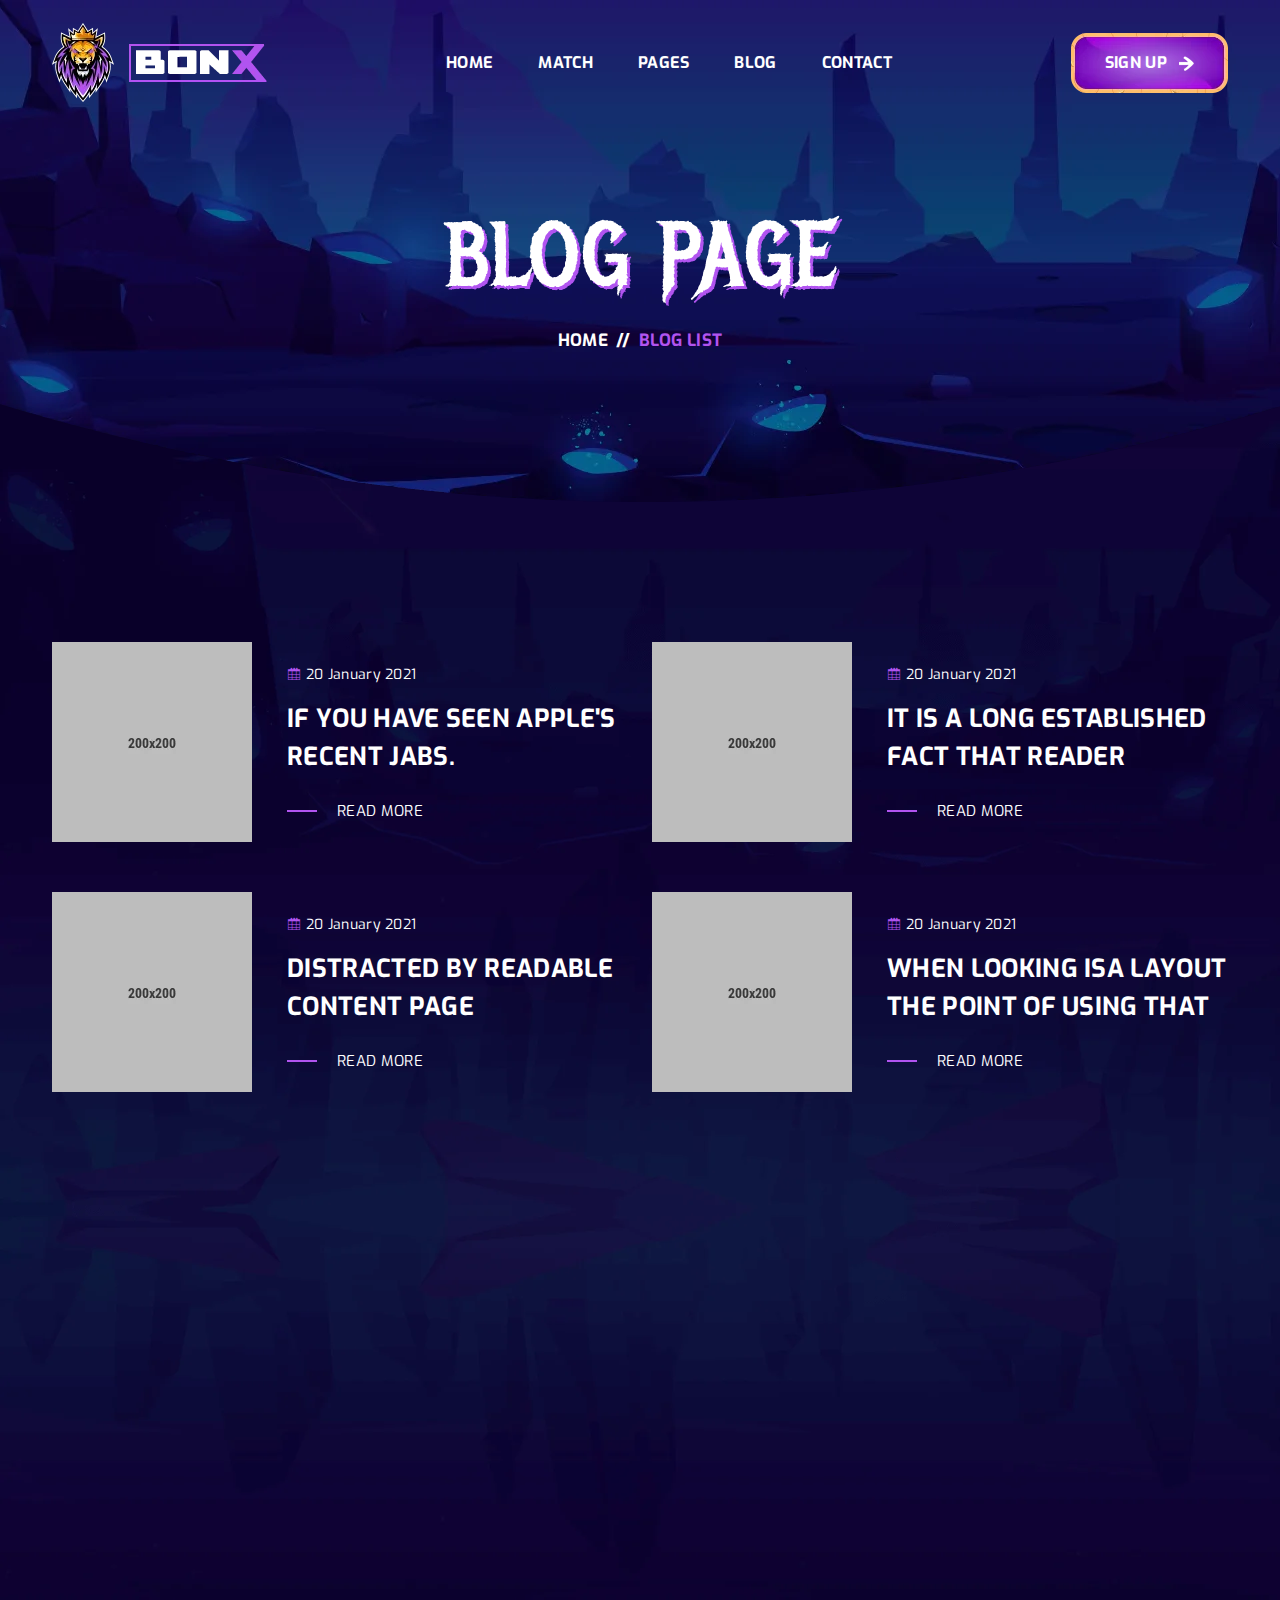
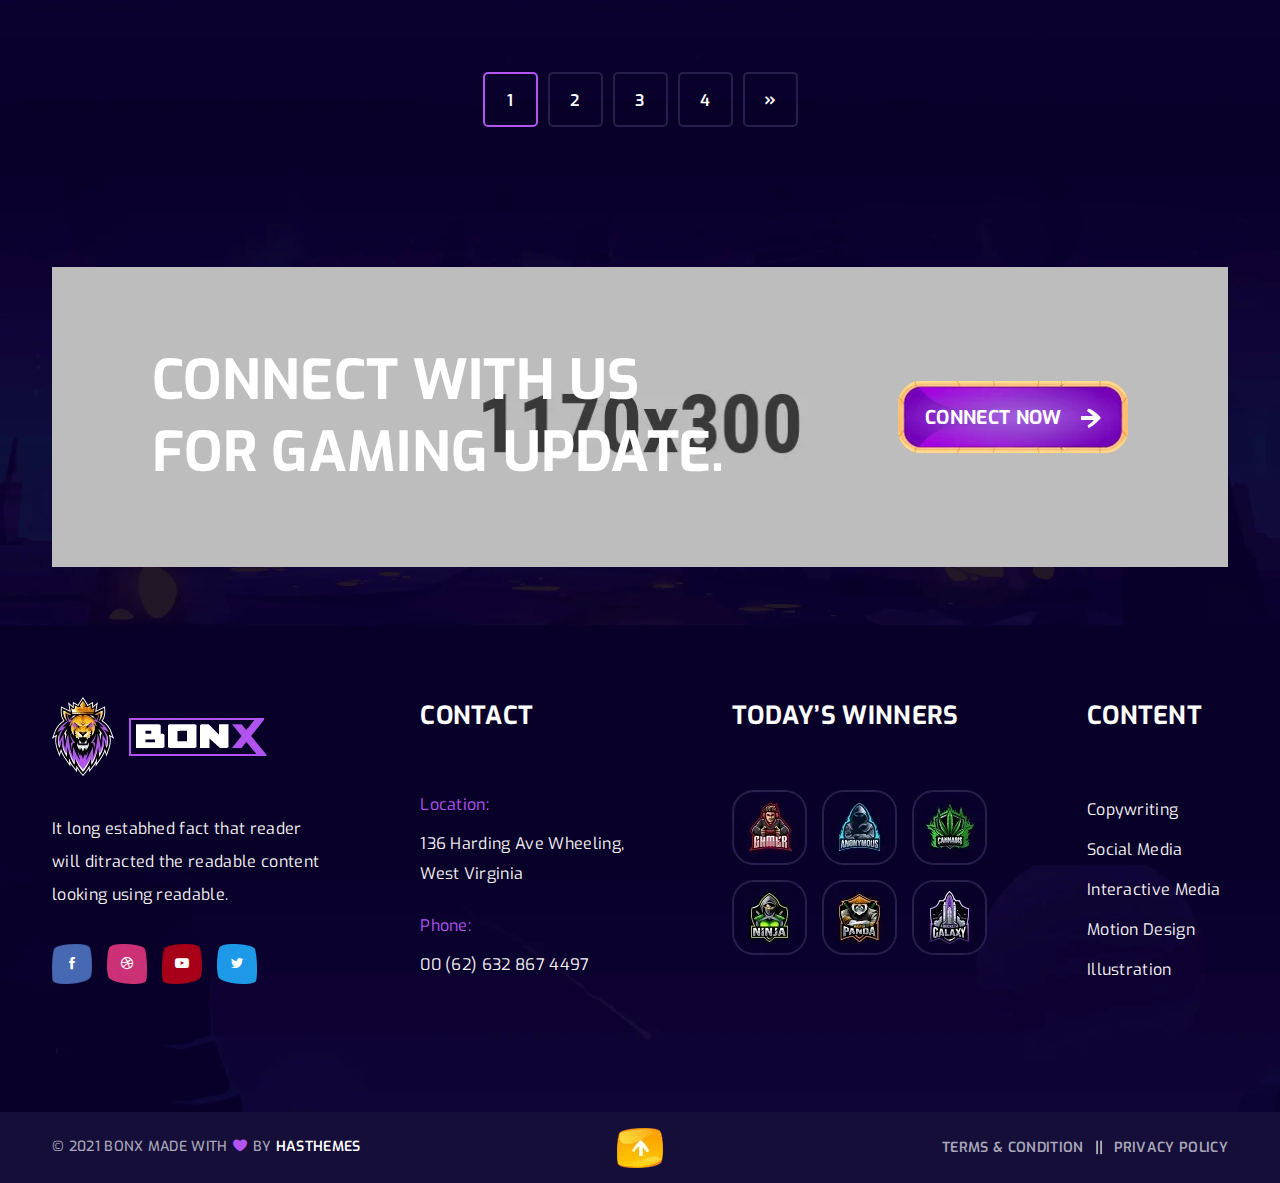
<file: blog-without-sidebar.html>
<!doctype html>
<html class="no-js" lang="en">

<head>
    <meta charset="utf-8">
    <meta http-equiv="x-ua-compatible" content="ie=edge">
    <title>Bonx - Gaming Website Template HTML Version</title>
    <meta name="description" content="240+ Best Bootstrap Templates are available on this website. Find your template for your project compatible with the most popular HTML library in the world."/>
    <meta name="viewport" content="width=device-width, initial-scale=1">
    
    <!-- Add site Favicon -->
    <link rel="shortcut icon" href="assets/img/favicon.ico" type="image/png">

    <!-- CSS 
    ========================= -->
    <link rel="preconnect" href="https://fonts.googleapis.com">
    <link rel="preconnect" href="https://fonts.gstatic.com" crossorigin>
    <link href="https://fonts.googleapis.com/css2?family=Exo:ital,wght@0,100;0,200;0,300;0,400;0,500;0,600;0,700;0,800;0,900;1,100;1,200;1,300;1,400;1,500;1,600;1,700;1,800;1,900&family=Metal+Mania&display=swap" rel="stylesheet">

    <link rel="stylesheet" href="assets/css/vendor/bootstrap.min.css">
    <link rel="stylesheet" href="assets/css/slick.css">
    <link rel="stylesheet" href="assets/css/icofont.min.css">
    <link rel="stylesheet" href="assets/css/animate.css">
    <link rel="stylesheet" href="assets/css/nice-select.css">
    <link rel="stylesheet" href="assets/css/magnific-popup.css">
    <!-- Main Style CSS -->
    <link rel="stylesheet" href="assets/css/style.css">
</head>

<body class="body__bg" data-bgimg="assets/img/bg/body-bg2.webp">
   
  
     <!--offcanvas menu area start-->
     <div class="body_overlay">
                
    </div>
    <div class="offcanvas_menu">
        <div class="container">
            <div class="row">
                <div class="col-12">
                    <div class="offcanvas_menu_wrapper">
                        <div class="canvas_close">
                            <a href="javascript:void(0)"><i class="icofont-close"></i></a>  
                        </div>
                        <div id="menu" class="text-left ">
                            <ul class="offcanvas_main_menu">
                                <li class="menu-item-has-children active">
                                    <a href="index.html">Home</a>
                                </li>
                                <li class="menu-item-has-children"><a href="#">Match</a>
                                    <ul class="sub-menu">
                                        <li><a href="match.html">Match Page</a></li>
                                        <li><a href="match-details.html">Match Details</a></li>
                                    </ul>
                                </li>
                                <li class="menu-item-has-children"><a href="#">Pages</a>
                                    <ul class="sub-menu">
                                        <li><a href="about.html">About Us</a></li>
                                        <li><a href="all-game.html">All Game</a></li>
                                        <li><a href="game-details.html">Game Details</a></li>
                                        <li><a href="faq.html">Faq Page</a></li>
                                        <li><a href="players.html">Players</a></li>
                                        <li><a href="player-details.html">Player Details</a></li>
                                        <li><a href="404.html">Error 404</a></li>
                                    </ul>
                                </li>
                                <li class="menu-item-has-children">
                                    <a href="#">blog</a>
                                    <ul class="sub-menu">
                                        <li><a href="blog-left-sidebar.html">Blog Left Sidebar</a></li>
                                        <li><a href="blog-right-sidebar.html">Blog Right Sidebar</a></li>
                                        <li><a href="blog-without-sidebar.html">Blog Without Sidebar</a></li>
                                         <li><a href="blog-grid-left-sidebar.html">Blog Grid Left Sidebar</a></li>
                                            <li><a href="blog-grid-right-sidebar.html">Blog Grid Right Sidebar</a></li>
                                        <li><a href="blog-grid-without-sidebar.html">Blog Grid Without Sidebar</a></li>
                                        <li><a href="blog-details-left-sidebar.html">Blog Details Left Sidebar</a></li>
                                        <li><a href="blog-details-right-sidebar.html">Blog Details Right Sidebar</a></li>
                                        <li><a href="blog-details.html">Blog Details</a></li>
                                    </ul>
                                </li>
                                <li class="menu-item-has-children"><a href="contact.html">Contact Us</a></li>
                            </ul>
                        </div>
                    </div>
                </div>
            </div>
        </div>
    </div>
    <!--offcanvas menu area end-->

    <!--header area start-->
    <header class="header_section header_transparent sticky-header">
        <div class="container">
            <div class="row">
                <div class="col-12">
                    <div class="main_header d-flex justify-content-between align-items-center">
                        <div class="header_logo">
                            <a class="sticky_none" href="index.html"><img src="assets/img/logo/logo.webp" alt=""></a>
                        </div>
                        <!--main menu start-->
                        <div class="main_menu d-none d-lg-block"> 
                            <nav>  
                                <ul class="d-flex">
                                    <li><a href="index.html">Home</a></li> 
                                    <li><a href="match.html">Match</a>
                                        <ul class="sub_menu">
                                            <li><a href="match.html">Match Page</a></li>
                                            <li><a href="match-details.html">Match Details</a></li>
                                        </ul>
                                    </li>
                                    <li><a href="#">Pages</a>
                                        <ul class="sub_menu">
                                            <li><a href="about.html">About Us</a></li>
                                            <li><a href="all-game.html">All Game</a></li>
                                            <li><a href="game-details.html">Game Details</a></li>
                                            <li><a href="faq.html">Faq Page</a></li>
                                            <li><a href="players.html">Players</a></li>
                                            <li><a href="player-details.html">Player Details</a></li>
                                            <li><a href="404.html">Error 404</a></li>
                                        </ul>
                                    </li>
                                    <li><a href="blog-left-sidebar.html">blog</a>
                                        <ul class="sub_menu">
                                            <li><a href="blog-left-sidebar.html">Blog Left Sidebar</a></li>
                                            <li><a href="blog-right-sidebar.html">Blog Right Sidebar</a></li>
                                            <li><a href="blog-without-sidebar.html">Blog Without Sidebar</a></li>
                                             <li><a href="blog-grid-left-sidebar.html">Blog Grid Left Sidebar</a></li>
                                            <li><a href="blog-grid-right-sidebar.html">Blog Grid Right Sidebar</a></li>
                                            <li><a href="blog-grid-without-sidebar.html">Blog Grid Without Sidebar</a></li>
                                            <li><a href="blog-details-left-sidebar.html">Blog Details Left Sidebar</a></li>
                                            <li><a href="blog-details-right-sidebar.html">Blog Details Right Sidebar</a></li>
                                            <li><a href="blog-details.html">Blog Details</a></li>
                                        </ul>
                                    </li>
                                    <li><a href="contact.html">Contact</a></li>
                                </ul>  
                            </nav>
                        </div>
                        <!--main menu end-->
                        <div class="header_right_sidebar d-flex align-items-center">
                            <div class="sing_up_btn">
                                <a class="btn btn-link" href="#">SIGN UP <img src="assets/img/icon/arrrow-icon2.webp" alt=""> </a>
                            </div>
                            <div class="canvas_open">
                                <a href="javascript:void(0)"><i class="icofont-navigation-menu"></i></a>
                            </div>
                        </div>
                    </div>
                </div>
            </div>
        </div>
    </header>
    <!--header area end-->

    <!-- breadcrumbs area start -->
    <div class="breadcrumbs_aree breadcrumbs_bg mb-140" data-bgimg="assets/img/bg/breadcrumbs-bg.webp">
        <div class="container">
            <div class="row">
                <div class="col-12">
                    <div class="breadcrumbs_text text-center">
                        <h1>BLOG PAGE</h1>
                        <ul class="d-flex justify-content-center">
                            <li><a href="index.html">Home </a></li>
                            <li> <span>//</span></li>
                            <li>  Blog List</li>
                        </ul>
                    </div>
                </div>
            </div>
        </div>
    </div>
    <!-- breadcrumbs area end -->

    <!-- page wrapper start -->
    <div class="page_wrapper">

        <!-- blog page section start -->
        <section class="blog_page_section mb-140">
                <div class="container">
                    <div class="blog_page_inner">
                        <div class="row">
                            <div class="col-lg-6">
                                <div class="single_blog d-flex align-items-center wow fadeInUp" data-wow-delay="0.1s" data-wow-duration="1.1s">
                                    <div class="blog_thumb">
                                        <a href="blog-details.html"><img src="assets/img/blog/blog1.webp" alt=""></a>
                                    </div>
                                    <div class="blog_content">
                                        <div class="blog_date">
                                            <span><i class="icofont-calendar"></i>  20 January 2021</span>
                                        </div>
                                        <h3><a href="blog-details.html">if you have seen Apple's
                                            recent jabs.</a></h3>
                                        <a href="blog-details.html">READ MORE</a>
                                    </div>
                                </div>
                            </div>
                            <div class="col-lg-6">
                                <div class="single_blog d-flex align-items-center wow fadeInUp" data-wow-delay="0.2s" data-wow-duration="1.2s">
                                    <div class="blog_thumb">
                                        <a href="blog-details.html"><img src="assets/img/blog/blog2.webp" alt=""></a>
                                    </div>
                                    <div class="blog_content">
                                        <div class="blog_date">
                                            <span><i class="icofont-calendar"></i>  20 January 2021</span>
                                        </div>
                                        <h3><a href="blog-details.html">It is a long established
                                            fact that reader
                                            </a></h3>
                                        <a href="blog-details.html">READ MORE</a>
                                    </div>
                                </div>
                            </div>
                            <div class="col-lg-6">
                                <div class="single_blog d-flex align-items-center wow fadeInUp" data-wow-delay="0.3s" data-wow-duration="1.3s">
                                    <div class="blog_thumb">
                                        <a href="blog-details.html"><img src="assets/img/blog/blog3.webp" alt=""></a>
                                    </div>
                                    <div class="blog_content">
                                        <div class="blog_date">
                                            <span><i class="icofont-calendar"></i>  20 January 2021</span>
                                        </div>
                                        <h3><a href="blog-details.html">distracted by readable
                                            content page</a></h3>
                                        <a href="blog-details.html">READ MORE</a>
                                    </div>
                                </div>
                            </div>
                            <div class="col-lg-6">
                                <div class="single_blog d-flex align-items-center wow fadeInUp" data-wow-delay="0.4s" data-wow-duration="1.4s">
                                    <div class="blog_thumb">
                                        <a href="blog-details.html"><img src="assets/img/blog/blog4.webp" alt=""></a>
                                    </div>
                                    <div class="blog_content">
                                        <div class="blog_date">
                                            <span><i class="icofont-calendar"></i>  20 January 2021</span>
                                        </div>
                                        <h3><a href="blog-details.html">when looking isa layout
                                            The point of using that</a></h3>
                                        <a href="blog-details.html">READ MORE</a>
                                    </div>
                                </div>
                            </div>
                            <div class="col-lg-6">
                                <div class="single_blog d-flex align-items-center wow fadeInUp" data-wow-delay="0.1s" data-wow-duration="1.1s">
                                    <div class="blog_thumb">
                                        <a href="blog-details.html"><img src="assets/img/blog/blog5.webp" alt=""></a>
                                    </div>
                                    <div class="blog_content">
                                        <div class="blog_date">
                                            <span><i class="icofont-calendar"></i>  20 January 2021</span>
                                        </div>
                                        <h3><a href="blog-details.html">if you have seen Apple's
                                            recent jabs.</a></h3>
                                        <a href="blog-details.html">READ MORE</a>
                                    </div>
                                </div>
                            </div>
                            <div class="col-lg-6">
                                <div class="single_blog d-flex align-items-center wow fadeInUp" data-wow-delay="0.2s" data-wow-duration="1.2s">
                                    <div class="blog_thumb">
                                        <a href="blog-details.html"><img src="assets/img/blog/blog6.webp" alt=""></a>
                                    </div>
                                    <div class="blog_content">
                                        <div class="blog_date">
                                            <span><i class="icofont-calendar"></i>  20 January 2021</span>
                                        </div>
                                        <h3><a href="blog-details.html">it normal distre bution
                                            of letters opposed</a></h3>
                                        <a href="blog-details.html">READ MORE</a>
                                    </div>
                                </div>
                            </div>
                            <div class="col-lg-6">
                                <div class="single_blog d-flex align-items-center wow fadeInUp" data-wow-delay="0.3s" data-wow-duration="1.3s">
                                    <div class="blog_thumb">
                                        <a href="blog-details.html"><img src="assets/img/blog/blog7.webp" alt=""></a>
                                    </div>
                                    <div class="blog_content">
                                        <div class="blog_date">
                                            <span><i class="icofont-calendar"></i>  20 January 2021</span>
                                        </div>
                                        <h3><a href="blog-details.html"> if you have seen Apple's
                                            recent jabs.</a></h3>
                                        <a href="blog-details.html">READ MORE</a>
                                    </div>
                                </div>
                            </div>
                            <div class="col-lg-6">
                                <div class="single_blog d-flex align-items-center wow fadeInUp" data-wow-delay="0.4s" data-wow-duration="1.4s">
                                    <div class="blog_thumb">
                                        <a href="blog-details.html"><img src="assets/img/blog/blog8.webp" alt=""></a>
                                    </div>
                                    <div class="blog_content">
                                        <div class="blog_date">
                                            <span><i class="icofont-calendar"></i>  20 January 2021</span>
                                        </div>
                                        <h3><a href="blog-details.html"> content here', making it
                                            look like readable</a></h3>
                                        <a href="blog-details.html">READ MORE</a>
                                    </div>
                                </div>
                            </div>
                        </div>
                    </div>
                    <div class="pagination pagination_pages pagination_margin justify-content-center">
                        <ul class="justify-content-center">
                            <li class="current"><span>1</span></li>
                            <li><a href="#">2</a></li>
                            <li><a href="#">3</a></li>
                            <li><a href="#">4</a></li>
                            <li class="next"><a href="#"><i class="icofont-rounded-double-right"></i></a></li>
                        </ul>
                    </div>
                </div>
        </section>
        <!-- blog page section end -->

        <!-- gaming update section start -->
        <section class="gaming_update_section">
            <div class="container">
                <div class="row">
                    <div class="col-12">
                        <div class="gaming_update_inner d-flex justify-content-between align-items-center" data-bgimg="assets/img/bg/gaming-update.webp">
                            <div class="gaming_update_text">
                                <h2>Connect with us <br>
                                    for gamING update.</h2>
                            </div>
                            <div class="gaming_update_btn">
                                <a class="btn btn-link" href="contact.html">CONNECT NOW <img src="assets/img/icon/arrrow-icon.webp" alt=""> </a>
                            </div>
                        </div>
                    </div>
                </div>
            </div>
        </section>
        <!-- gaming update section end -->

    </div>
    <!-- page wrapper end -->

    <!--footer area start-->
    <footer class="footer_widgets">
        <div class="main_footer">
            <div class="container">
                <div class="row">
                    <div class="col-12">
                        <div class="main_footer_inner d-flex">
                            <div class="footer_widget_list">
                                <div class="footer_logo">
                                    <a href="#"><img src="assets/img/logo/logo.webp" alt=""></a>
                                </div>
                                <div class="footer_contact_desc">
                                    <p>It long estabhed fact that reader
                                        will ditracted the readable content
                                        looking using readable.</p>
                                </div>
                                <div class="footer_social">
                                    <ul class="d-flex">
                                        <li><a class="facebook" href="https://www.facebook.com"><i class="icofont-facebook"></i></a></li>
                                        <li><a class="dribbble" href="https://dribbble.com"><i class="icofont-dribbble"></i></a></li>
                                        <li><a class="youtube" href="https://www.youtube.com"><i class="icofont-youtube-play"></i></a></li>
                                        <li><a class="twitter" href="https://twitter.com"><i class="icofont-twitter"></i></a></li>
                                    </ul>
                                </div>
                            </div>
                            <div class="footer_widget_list contact">
                                <h3>Contact</h3>
                                <div class="footer_contact_info">
                                    <div class="footer_contact_info_list">
                                        <span>Location:</span>
                                        <p>136 Harding Ave
                                            Wheeling, West Virginia</p>
                                    </div>
                                    <div class="footer_contact_info_list">
                                        <span>Phone:</span>
                                        <p><a href="#">00 (62) 632 867 4497</a></p>
                                    </div>
                                </div>
                            </div>
                            <div class="footer_widget_list">
                                <h3>today’s winners</h3>
                                <div class="footer_winners_gallery">
                                    <div class="footer_winners_list d-flex">
                                        <div class="footer_winners_thumb">
                                            <a href="game-details.html"><img src="assets/img/others/winners1.webp" alt=""></a>
                                        </div>
                                        <div class="footer_winners_thumb">
                                            <a href="game-details.html"><img src="assets/img/others/winners2.webp" alt=""></a>
                                        </div>
                                        <div class="footer_winners_thumb">
                                            <a href="game-details.html"><img src="assets/img/others/winners3.webp" alt=""></a>
                                        </div>
                                    </div>
                                    <div class="footer_winners_list d-flex">
                                        <div class="footer_winners_thumb">
                                            <a href="game-details.html"><img src="assets/img/others/winners4.webp" alt=""></a>
                                        </div>
                                        <div class="footer_winners_thumb">
                                            <a href="game-details.html"><img src="assets/img/others/winners5.webp" alt=""></a>
                                        </div>
                                        <div class="footer_winners_thumb">
                                            <a href="game-details.html"><img src="assets/img/others/winners6.webp" alt=""></a>
                                        </div>
                                    </div>
                                </div>
                            </div>
                            <div class="footer_widget_list footer_list_menu">
                                <h3>Content</h3>
                                <div class="footer_menu">
                                    <ul>
                                        <li><a href="about.html"> Copywriting</a></li>
                                        <li><a href="about.html">Social Media</a></li>
                                        <li><a href="about.html">Interactive Media</a></li>
                                        <li><a href="about.html">Motion Design</a></li>
                                        <li><a href="about.html">Illustration</a></li>
                                    </ul>
                                </div>
                            </div>
                        </div>
                    </div> 
                </div>
            </div>
        </div>
        <div class="footer_bottom">
            <div class="container">
                <div class="row">
                    <div class="col-12">
                        <div class="footer_bottom_inner d-flex justify-content-between">
                            <div class="copyright_right">
                                <p> © 2021  BONX  Made with  <i class="icofont-heart"></i>  by <a href="https://hasthemes.com">HasThemes</a></p>
                            </div>
                            <div class="footer_bottom_link_menu">
                                <ul class="d-flex">
                                    <li><a href="about.html">Terms & Condition  </a></li>
                                    <li><a href="about.html">Privacy Policy  </a></li>
                                </ul>
                            </div>
                            <div class="scroll__top_icon">
                                <a id="scroll-top" href="#"><img src="assets/img/icon/scroll-top.webp" alt=""></a>
                            </div>
                        </div>
                    </div>
                </div>
            </div>
        </div>
    </footer>
    <!--footer area end-->

   
<!-- JS
============================================ -->
<!--modernizr min js here-->
<script src="assets/js/vendor/modernizr-3.7.1.min.js"></script>

<!-- Vendor JS -->
<script src="assets/js/vendor/jquery-3.6.0.min.js"></script>
<script src="assets/js/vendor/jquery-migrate-3.3.2.min.js"></script>
<script src="assets/js/vendor/popper.js"></script>
<script src="assets/js/vendor/bootstrap.min.js"></script>
<script src="assets/js/slick.min.js"></script>
<script src="assets/js/wow.min.js"></script>
<script src="assets/js/jquery.nice-select.js"></script>
<script src="assets/js/jquery.magnific-popup.min.js"></script>
<script src="assets/js/jquery.counterup.min.js"></script>
<script src="assets/js/jquery-waypoints.js"></script>

<!-- Main JS -->
<script src="assets/js/main.js"></script>



</body>

</html>
</file>
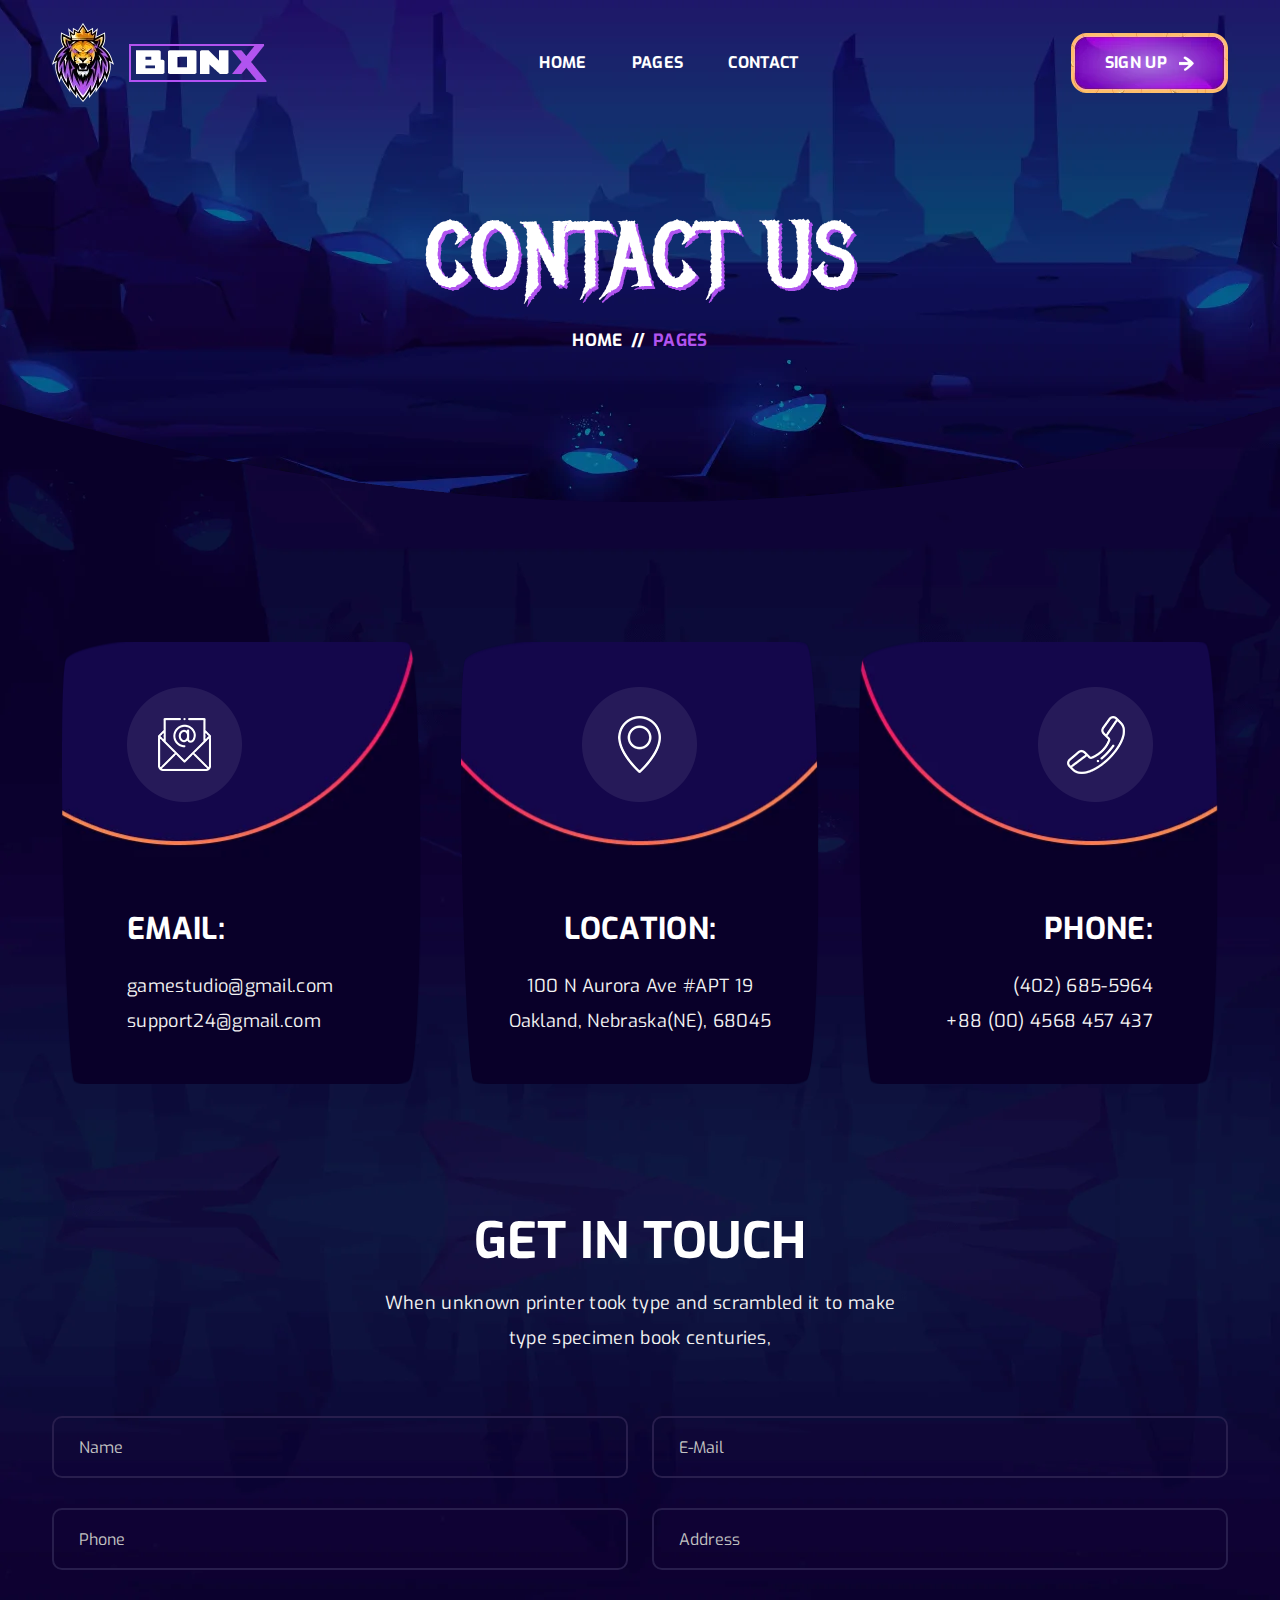
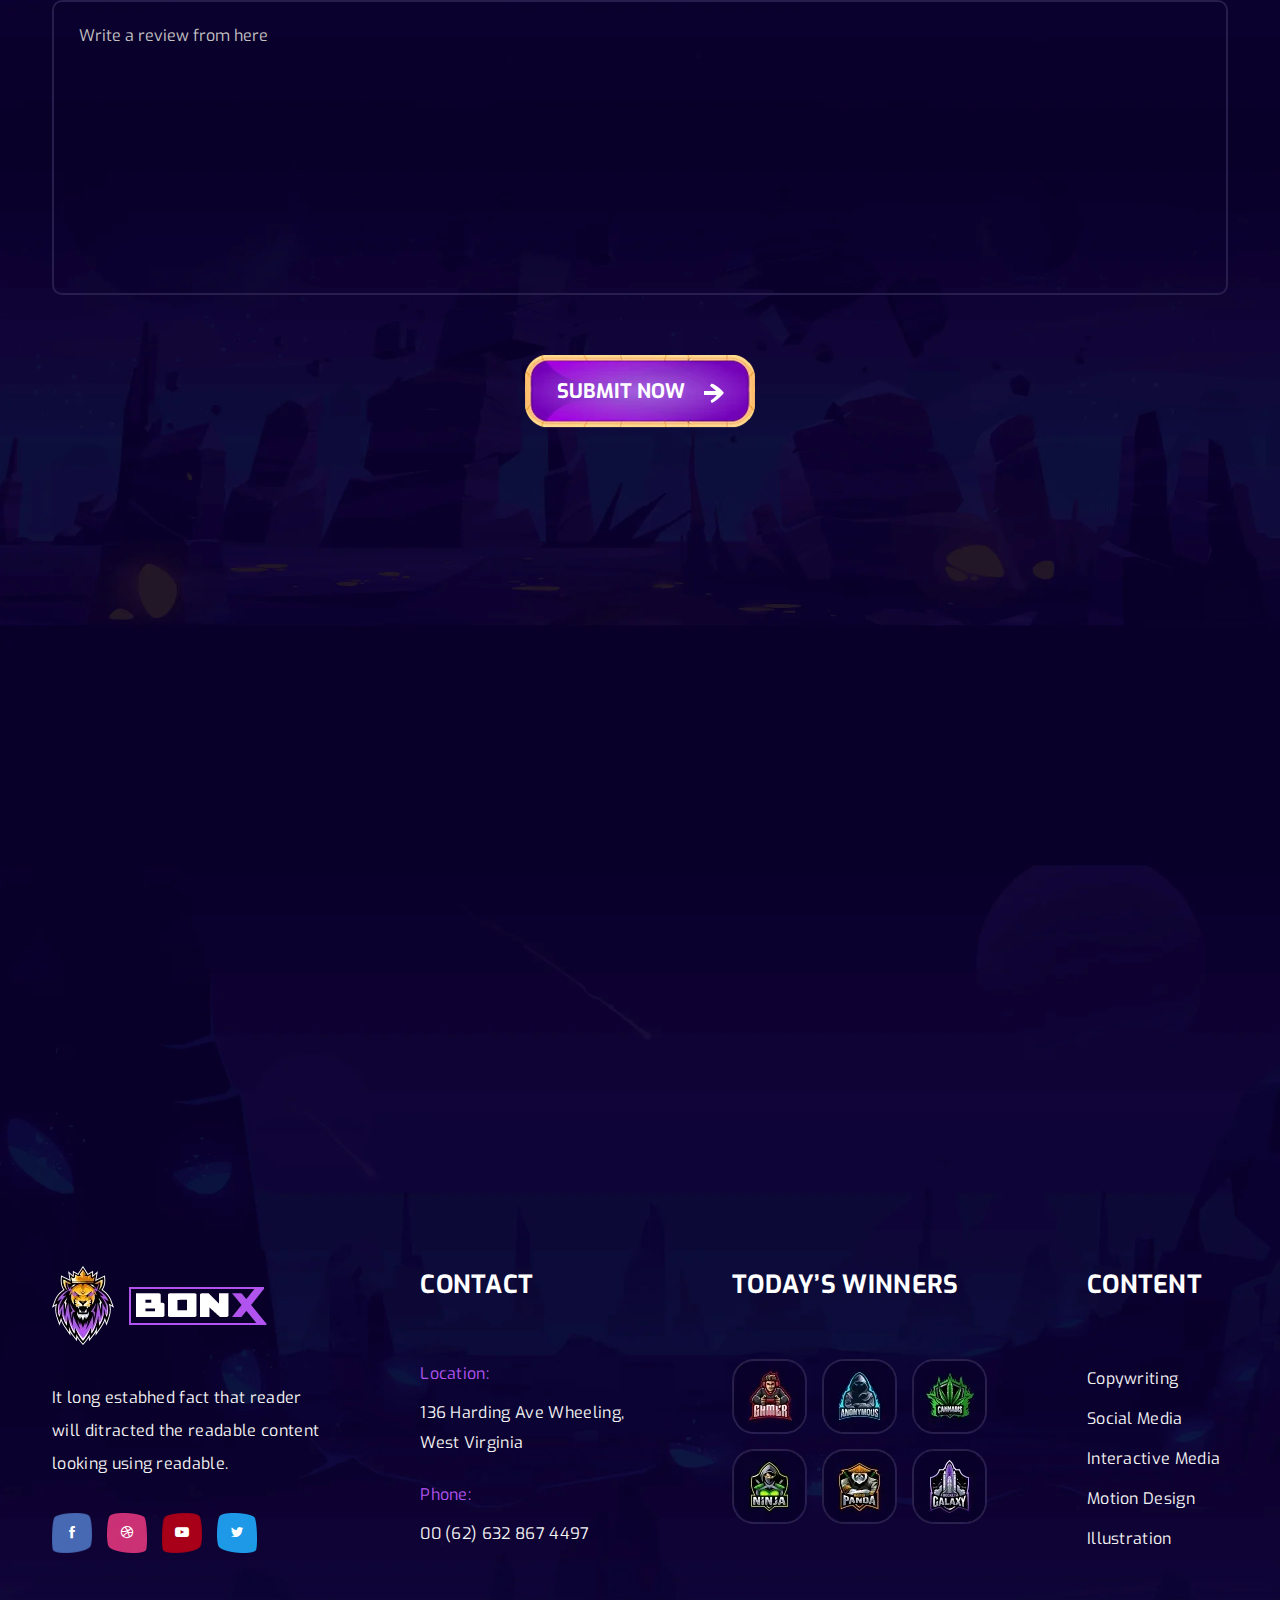
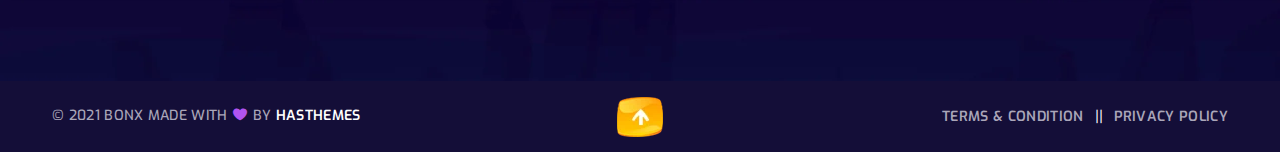
<file: contact.html>
<!doctype html>
<html class="no-js" lang="en">

<head>
    <meta charset="utf-8">
    <meta http-equiv="x-ua-compatible" content="ie=edge">
    <title>Bonx</title>
    <meta name="description" content="240+ Best Bootstrap Templates are available on this website. Find your template for your project compatible with the most popular HTML library in the world."/>
    <meta name="viewport" content="width=device-width, initial-scale=1">
    
    <!-- Add site Favicon -->
    <link rel="shortcut icon" href="assets/img/favicon.ico" type="image/png">

    <!-- CSS 
    ========================= -->
    <link rel="preconnect" href="https://fonts.googleapis.com">
    <link rel="preconnect" href="https://fonts.gstatic.com" crossorigin>
    <link href="https://fonts.googleapis.com/css2?family=Exo:ital,wght@0,100;0,200;0,300;0,400;0,500;0,600;0,700;0,800;0,900;1,100;1,200;1,300;1,400;1,500;1,600;1,700;1,800;1,900&family=Metal+Mania&display=swap" rel="stylesheet">

    <link rel="stylesheet" href="assets/css/vendor/bootstrap.min.css">
    <link rel="stylesheet" href="assets/css/slick.css">
    <link rel="stylesheet" href="assets/css/icofont.min.css">
    <link rel="stylesheet" href="assets/css/animate.css">
    <link rel="stylesheet" href="assets/css/nice-select.css">
    <link rel="stylesheet" href="assets/css/magnific-popup.css">
    <!-- Main Style CSS -->
    <link rel="stylesheet" href="assets/css/style.css">
</head>

<body class="body__bg" data-bgimg="assets/img/bg/body-bg2.webp">
   
  
     <!--offcanvas menu area start-->
     <div class="body_overlay">
                
    </div>
    <div class="offcanvas_menu">
        <div class="container">
            <div class="row">
                <div class="col-12">
                    <div class="offcanvas_menu_wrapper">
                        <div class="canvas_close">
                            <a href="javascript:void(0)"><i class="icofont-close"></i></a>  
                        </div>
                        <div id="menu" class="text-left ">
                            <ul class="offcanvas_main_menu">
                                <li class="menu-item-has-children active">
                                    <a href="index.html">Home</a>
                                </li>
                                <li class="menu-item-has-children"><a href="#">Match</a>
                                    <ul class="sub-menu">
                                        <li><a href="match.html">Match Page</a></li>
                                        <li><a href="match-details.html">Match Details</a></li>
                                    </ul>
                                </li>
                                <li class="menu-item-has-children"><a href="#">Pages</a>
                                    <ul class="sub-menu">
                                        <li><a href="about.html">About Us</a></li>
                                       
                                        <li><a href="faq.html">Faq Page</a></li>
                                        <li><a href="players.html">Tokenomics</a></li>
                                       
                                        <li><a href="404.html">Road-Map</a></li>
                                    </ul>
                                </li>
                               
                                <li class="menu-item-has-children"><a href="contact.html">Contact Us</a></li>
                            </ul>
                        </div>
                    </div>
                </div>
            </div>
        </div>
    </div>
    <!--offcanvas menu area end-->

    <!--header area start-->
    <header class="header_section header_transparent sticky-header">
        <div class="container">
            <div class="row">
                <div class="col-12">
                    <div class="main_header d-flex justify-content-between align-items-center">
                        <div class="header_logo">
                            <a class="sticky_none" href="index.html"><img src="assets/img/logo/logo.webp" alt=""></a>
                        </div>
                        <!--main menu start-->
                        <div class="main_menu d-none d-lg-block"> 
                            <nav>  
                                <ul class="d-flex">
                                    <li><a href="index.html">Home</a></li> 
                                   
                                    <li><a href="#">Pages</a>
                                        <ul class="sub_menu">
                                            <li><a href="about.html">About Us</a></li>
                                          
                                            <li><a href="faq.html">Faq Page</a></li>
                                            <li><a href="players.html">Tokenomics</a></li>
                                           
                                            <li><a href="404.html">Road-Map</a></li>
                                        </ul>
                                    </li>
                                  
                                    <li><a href="contact.html">Contact</a></li>
                                </ul>  
                            </nav>
                        </div>
                        <!--main menu end-->
                        <div class="header_right_sidebar d-flex align-items-center">
                            <div class="sing_up_btn">
                                <a class="btn btn-link" href="#">SIGN UP <img src="assets/img/icon/arrrow-icon2.webp" alt=""> </a>
                            </div>
                            <div class="canvas_open">
                                <a href="javascript:void(0)"><i class="icofont-navigation-menu"></i></a>
                            </div>
                        </div>
                    </div>
                </div>
            </div>
        </div>
    </header>
    <!--header area end-->

    <!-- breadcrumbs area start -->
    <div class="breadcrumbs_aree breadcrumbs_bg mb-140" data-bgimg="assets/img/bg/breadcrumbs-bg.webp">
        <div class="container">
            <div class="row">
                <div class="col-12">
                    <div class="breadcrumbs_text text-center">
                        <h1>Contact us</h1>
                        <ul class="d-flex justify-content-center">
                            <li><a href="index.html">Home </a></li>
                            <li> <span>//</span></li>
                            <li>  PAGES</li>
                        </ul>
                    </div>
                </div>
            </div>
        </div>
    </div>
    <!-- breadcrumbs area end -->
    <!-- page wrapper start -->
    <div class="page_wrapper">
    
        <!-- contact section start -->
        <section class="contact_page_section mb-140">
            <div class="container">
                <div class="contact_info_area">
                    <div class="row">
                        <div class="col-lg-4 col-md-4 col-sm-6">
                            <div class="contact_info_list left wow fadeInUp" data-bgimg="assets/img/others/gaming-world-bg1.webp" data-wow-delay="0.1s" data-wow-duration="1.1s">
                                <div class="contact_info_thumb">
                                    <img src="assets/img/icon/email.webp" alt="">
                                </div>
                                <div class="contact_info_text">
                                    <h3>Email:</h3>
                                    <p>
                                        <a href="mailto:gamestudio@gmail.com">gamestudio@gmail.com</a>  <br>
                                        <a href="mailto:support24@gmail.com">support24@gmail.com</a>
                                    </p>
                                </div>
                            </div>
                        </div>
                        <div class="col-lg-4 col-md-4 col-sm-6">
                            <div class="contact_info_list center wow fadeInUp" data-bgimg="assets/img/others/gaming-world-bg2.webp" data-wow-delay="0.2s" data-wow-duration="1.2s">
                                <div class="contact_info_thumb">
                                    <img src="assets/img/icon/location.webp" alt="">
                                </div>
                                <div class="contact_info_text">
                                    <h3>Location:</h3>
                                    <p>100 N Aurora Ave #APT 19
                                        Oakland, Nebraska(NE), 68045</p>
                                </div>
                            </div>
                        </div>
                        <div class="col-lg-4 col-md-4 col-sm-6">
                            <div class="contact_info_list right wow fadeInUp" data-bgimg="assets/img/others/gaming-world-bg3.webp" data-wow-delay="0.3s" data-wow-duration="1.3s">
                                <div class="contact_info_thumb">
                                    <img src="assets/img/icon/phone.webp" alt="">
                                </div>
                                <div class="contact_info_text">
                                    <h3>Phone:</h3>
                                    <p> 
                                        <a href="tel:(402)685-5964"> (402) 685-5964</a>
                                        <a href="tel:+88(00)4568457437"> +88 (00) 4568 457 437</a>
                                    </p>
                                </div>
                            </div>
                        </div>
                    </div>
                </div>

                
                <div class="contact_form_area">
                    <div class="section_title text-center mb-60">
                        <h2>GET IN TOUCH</h2>
                        <p>When unknown printer took type and scrambled it to make <br>
                            type specimen book centuries,</p>
                    </div>
                    <div class="contact_form_inner">
                        <form id="contact-form" action="assets/mail.php">
                            <div class="row">
                                <div class="col-lg-6">
                                    <div class="form_input">
                                        <input name="con_name" placeholder="Name" type="text">
                                    </div>
                                </div>
                                <div class="col-lg-6">
                                    <div class="form_input">
                                        <input name="con_email"  placeholder="E-Mail" type="text">
                                    </div>
                                </div>
                                <div class="col-lg-6">
                                    <div class="form_input">
                                        <input name="con_phone"  placeholder="Phone" type="text">
                                    </div>
                                </div>
                                <div class="col-lg-6">
                                    <div class="form_input">
                                        <input name="con_address"  placeholder="Address" type="text">
                                    </div>
                                </div>
                            </div>
                            <div class="form_textarea">
                                <textarea name="con_message" placeholder="Write a review from here"></textarea>
                            </div>
                            <div class="form_input_btn text-center">
                                <button type="submit" class="btn btn-link">SUBMIT NOW <img src="assets/img/icon/arrrow-icon.webp" alt=""></button>
                            </div>
                            <p class="form-message"></p>
                        </form>
                    </div>
                </div>
            </div>
        </section>
        <!-- contact section end -->

        <!--contact map start-->
        <div class="contact_map mt-70">
            <iframe src="https://www.google.com/maps/embed?pb=!1m18!1m12!1m3!1d2484.6701389278105!2d-0.13442558407566274!3d51.48256882033922!2m3!1f0!2f0!3f0!3m2!1i1024!2i768!4f13.1!3m3!1m2!1s0x48760532743b90e1%3A0x790260718555a20c!2sU.S.%20Embassy%2C%20London!5e0!3m2!1sen!2sbd!4v1623927462716!5m2!1sen!2sbd"  style="border:0;" allowfullscreen="" loading="lazy"></iframe>
        </div>
        <!--contact map end-->

      
        <!-- gaming update section end -->

    </div>
    <!-- page wrapper end -->

    <!--footer area start-->
    <footer class="footer_widgets">
        <div class="main_footer">
            <div class="container">
                <div class="row">
                    <div class="col-12">
                        <div class="main_footer_inner d-flex">
                            <div class="footer_widget_list">
                                <div class="footer_logo">
                                    <a href="#"><img src="assets/img/logo/logo.webp" alt=""></a>
                                </div>
                                <div class="footer_contact_desc">
                                    <p>It long estabhed fact that reader
                                        will ditracted the readable content
                                        looking using readable.</p>
                                </div>
                                <div class="footer_social">
                                    <ul class="d-flex">
                                        <li><a class="facebook" href="https://www.facebook.com"><i class="icofont-facebook"></i></a></li>
                                        <li><a class="dribbble" href="https://dribbble.com"><i class="icofont-dribbble"></i></a></li>
                                        <li><a class="youtube" href="https://www.youtube.com"><i class="icofont-youtube-play"></i></a></li>
                                        <li><a class="twitter" href="https://twitter.com"><i class="icofont-twitter"></i></a></li>
                                    </ul>
                                </div>
                            </div>
                            <div class="footer_widget_list contact">
                                <h3>Contact</h3>
                                <div class="footer_contact_info">
                                    <div class="footer_contact_info_list">
                                        <span>Location:</span>
                                        <p>136 Harding Ave
                                            Wheeling, West Virginia</p>
                                    </div>
                                    <div class="footer_contact_info_list">
                                        <span>Phone:</span>
                                        <p><a href="#">00 (62) 632 867 4497</a></p>
                                    </div>
                                </div>
                            </div>
                            <div class="footer_widget_list">
                                <h3>today’s winners</h3>
                                <div class="footer_winners_gallery">
                                    <div class="footer_winners_list d-flex">
                                        <div class="footer_winners_thumb">
                                            <a href="game-details.html"><img src="assets/img/others/winners1.webp" alt=""></a>
                                        </div>
                                        <div class="footer_winners_thumb">
                                            <a href="game-details.html"><img src="assets/img/others/winners2.webp" alt=""></a>
                                        </div>
                                        <div class="footer_winners_thumb">
                                            <a href="game-details.html"><img src="assets/img/others/winners3.webp" alt=""></a>
                                        </div>
                                    </div>
                                    <div class="footer_winners_list d-flex">
                                        <div class="footer_winners_thumb">
                                            <a href="game-details.html"><img src="assets/img/others/winners4.webp" alt=""></a>
                                        </div>
                                        <div class="footer_winners_thumb">
                                            <a href="game-details.html"><img src="assets/img/others/winners5.webp" alt=""></a>
                                        </div>
                                        <div class="footer_winners_thumb">
                                            <a href="game-details.html"><img src="assets/img/others/winners6.webp" alt=""></a>
                                        </div>
                                    </div>
                                </div>
                            </div>
                            <div class="footer_widget_list footer_list_menu">
                                <h3>Content</h3>
                                <div class="footer_menu">
                                    <ul>
                                        <li><a href="about.html"> Copywriting</a></li>
                                        <li><a href="about.html">Social Media</a></li>
                                        <li><a href="about.html">Interactive Media</a></li>
                                        <li><a href="about.html">Motion Design</a></li>
                                        <li><a href="about.html">Illustration</a></li>
                                    </ul>
                                </div>
                            </div>
                        </div>
                    </div> 
                </div>
            </div>
        </div>
        <div class="footer_bottom">
            <div class="container">
                <div class="row">
                    <div class="col-12">
                        <div class="footer_bottom_inner d-flex justify-content-between">
                            <div class="copyright_right">
                                <p> © 2021  BONX  Made with  <i class="icofont-heart"></i>  by <a href="https://hasthemes.com">HasThemes</a></p>
                            </div>
                            <div class="footer_bottom_link_menu">
                                <ul class="d-flex">
                                    <li><a href="about.html">Terms & Condition  </a></li>
                                    <li><a href="about.html">Privacy Policy  </a></li>
                                </ul>
                            </div>
                            <div class="scroll__top_icon">
                                <a id="scroll-top" href="#"><img src="assets/img/icon/scroll-top.webp" alt=""></a>
                            </div>
                        </div>
                    </div>
                </div>
            </div>
        </div>
    </footer>
    <!--footer area end-->
   
<!-- JS
============================================ -->
<!--modernizr min js here-->
<script src="assets/js/vendor/modernizr-3.7.1.min.js"></script>

<!-- Vendor JS -->
<script src="assets/js/vendor/jquery-3.6.0.min.js"></script>
<script src="assets/js/vendor/jquery-migrate-3.3.2.min.js"></script>
<script src="assets/js/vendor/popper.js"></script>
<script src="assets/js/vendor/bootstrap.min.js"></script>
<script src="assets/js/slick.min.js"></script>
<script src="assets/js/wow.min.js"></script>
<script src="assets/js/jquery.nice-select.js"></script>
<script src="assets/js/jquery.magnific-popup.min.js"></script>
<script src="assets/js/jquery.counterup.min.js"></script>
<script src="assets/js/jquery-waypoints.js"></script>
<script src="assets/js/ajax-mail.js"></script>

<!-- Main JS -->
<script src="assets/js/main.js"></script>



</body>

</html>
</file>
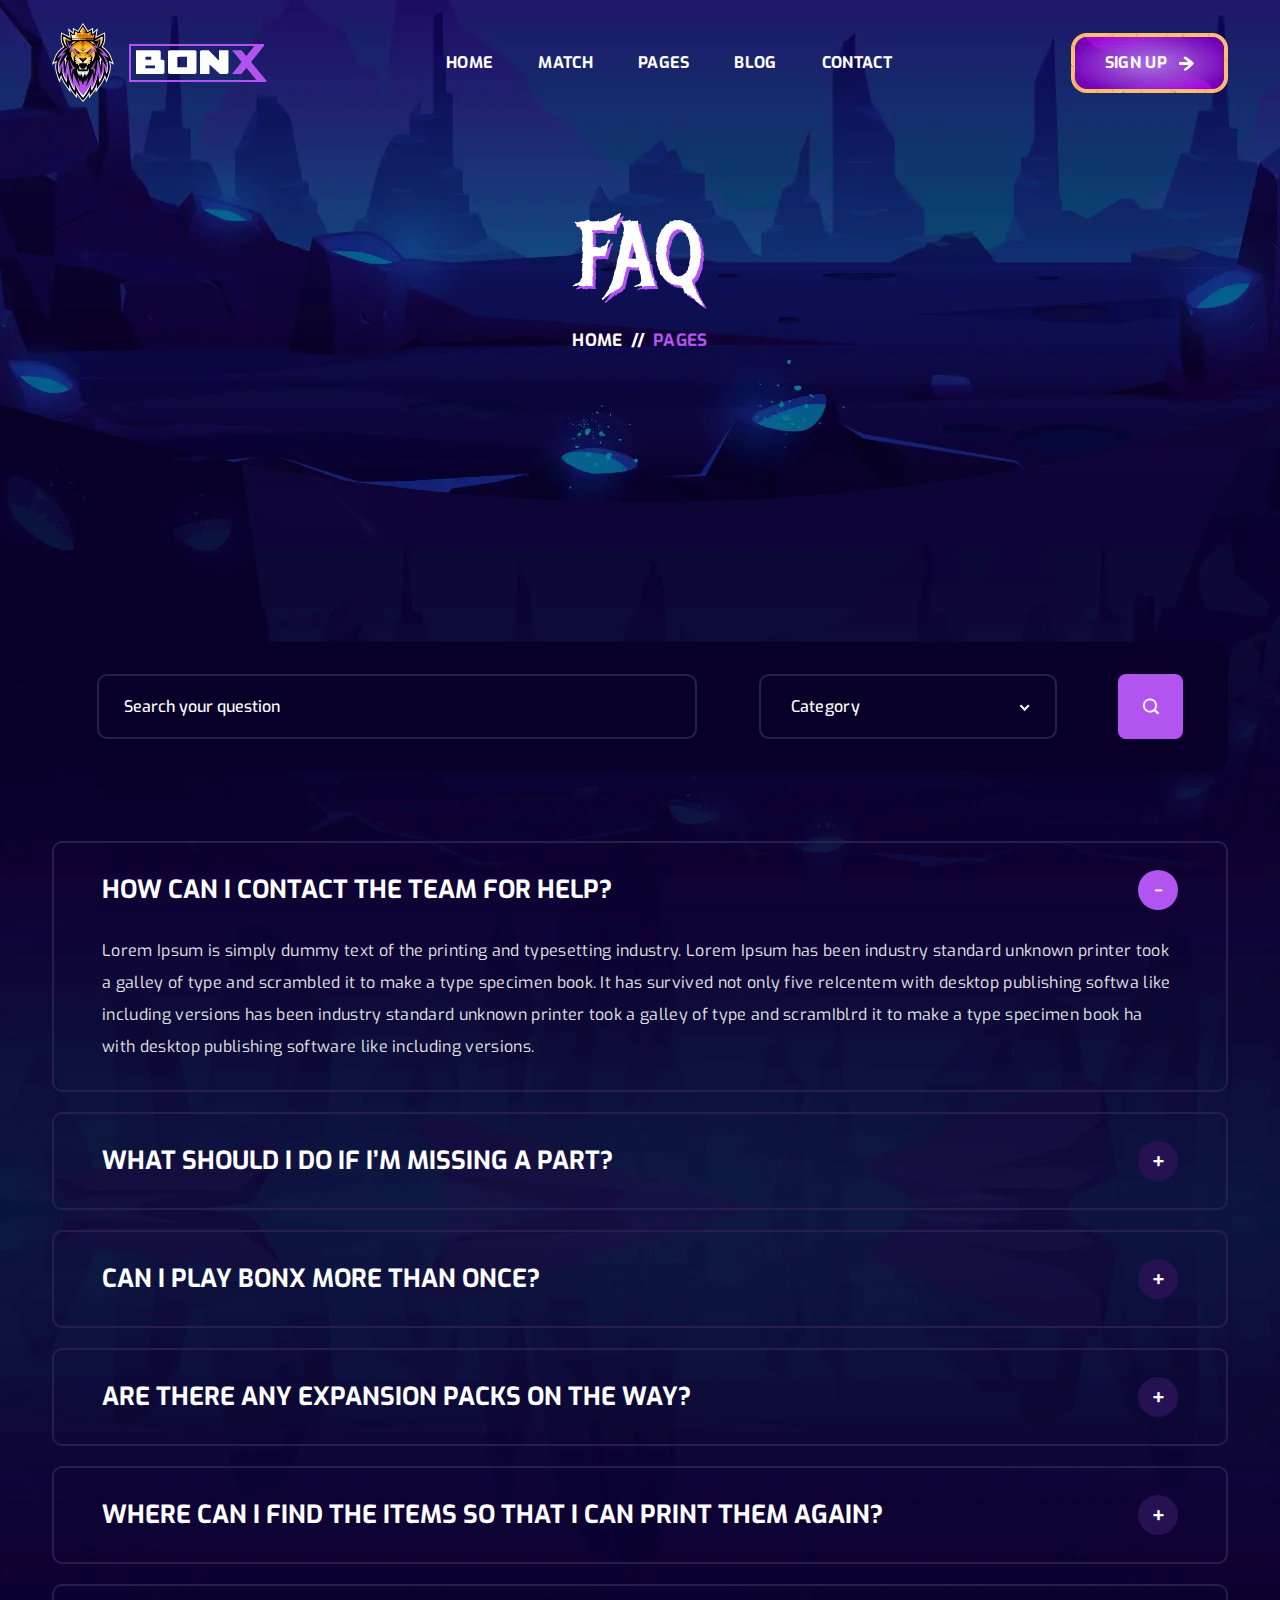
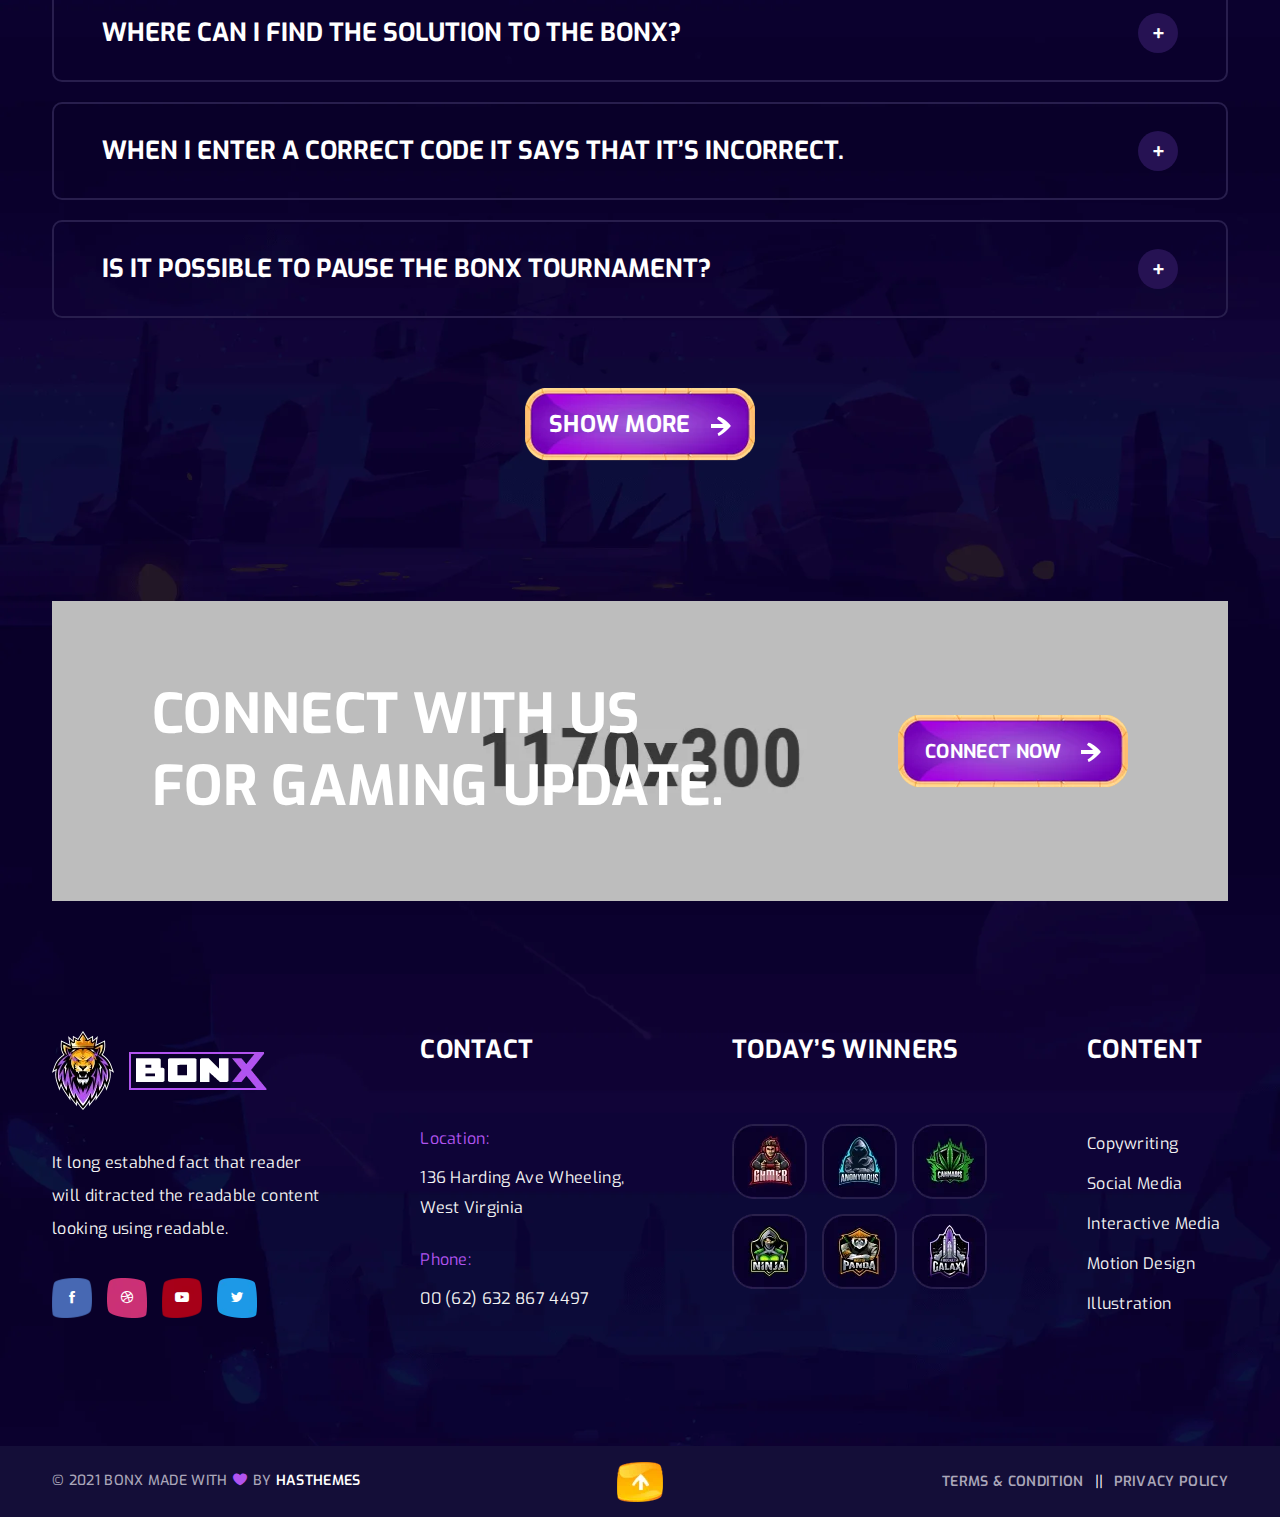
<file: faq.html>
<!doctype html>
<html class="no-js" lang="en">

<head>
    <meta charset="utf-8">
    <meta http-equiv="x-ua-compatible" content="ie=edge">
    <title>Bonx - Gaming Website Template HTML Version</title>
    <meta name="description" content="240+ Best Bootstrap Templates are available on this website. Find your template for your project compatible with the most popular HTML library in the world."/>
    <meta name="viewport" content="width=device-width, initial-scale=1">
    
    <!-- Add site Favicon -->
    <link rel="shortcut icon" href="assets/img/favicon.ico" type="image/png">

    <!-- CSS 
    ========================= -->
    <link rel="preconnect" href="https://fonts.googleapis.com">
    <link rel="preconnect" href="https://fonts.gstatic.com" crossorigin>
    <link href="https://fonts.googleapis.com/css2?family=Exo:ital,wght@0,100;0,200;0,300;0,400;0,500;0,600;0,700;0,800;0,900;1,100;1,200;1,300;1,400;1,500;1,600;1,700;1,800;1,900&family=Metal+Mania&display=swap" rel="stylesheet">

    <link rel="stylesheet" href="assets/css/vendor/bootstrap.min.css">
    <link rel="stylesheet" href="assets/css/slick.css">
    <link rel="stylesheet" href="assets/css/icofont.min.css">
    <link rel="stylesheet" href="assets/css/animate.css">
    <link rel="stylesheet" href="assets/css/nice-select.css">
    <link rel="stylesheet" href="assets/css/magnific-popup.css">
    <!-- Main Style CSS -->
    <link rel="stylesheet" href="assets/css/style.css">
</head>

<body class="body__bg" data-bgimg="assets/img/bg/body-bg2.webp">
   
  
     <!--offcanvas menu area start-->
     <div class="body_overlay">
                
    </div>
    <div class="offcanvas_menu">
        <div class="container">
            <div class="row">
                <div class="col-12">
                    <div class="offcanvas_menu_wrapper">
                        <div class="canvas_close">
                            <a href="javascript:void(0)"><i class="icofont-close"></i></a>  
                        </div>
                        <div id="menu" class="text-left ">
                            <ul class="offcanvas_main_menu">
                                <li class="menu-item-has-children active">
                                    <a href="index.html">Home</a>
                                </li>
                                <li class="menu-item-has-children"><a href="#">Match</a>
                                    <ul class="sub-menu">
                                        <li><a href="match.html">Match Page</a></li>
                                        <li><a href="match-details.html">Match Details</a></li>
                                    </ul>
                                </li>
                                <li class="menu-item-has-children"><a href="#">Pages</a>
                                    <ul class="sub-menu">
                                        <li><a href="about.html">About Us</a></li>
                                        <li><a href="all-game.html">All Game</a></li>
                                        <li><a href="game-details.html">Game Details</a></li>
                                        <li><a href="faq.html">Faq Page</a></li>
                                        <li><a href="players.html">Players</a></li>
                                        <li><a href="player-details.html">Player Details</a></li>
                                        <li><a href="404.html">Error 404</a></li>
                                    </ul>
                                </li>
                                <li class="menu-item-has-children">
                                    <a href="#">blog</a>
                                    <ul class="sub-menu">
                                        <li><a href="blog-left-sidebar.html">Blog Left Sidebar</a></li>
                                        <li><a href="blog-right-sidebar.html">Blog Right Sidebar</a></li>
                                        <li><a href="blog-without-sidebar.html">Blog Without Sidebar</a></li>
                                         <li><a href="blog-grid-left-sidebar.html">Blog Grid Left Sidebar</a></li>
                                            <li><a href="blog-grid-right-sidebar.html">Blog Grid Right Sidebar</a></li>
                                        <li><a href="blog-grid-without-sidebar.html">Blog Grid Without Sidebar</a></li>
                                        <li><a href="blog-details-left-sidebar.html">Blog Details Left Sidebar</a></li>
                                        <li><a href="blog-details-right-sidebar.html">Blog Details Right Sidebar</a></li>
                                        <li><a href="blog-details.html">Blog Details</a></li>
                                    </ul>
                                </li>
                                <li class="menu-item-has-children"><a href="contact.html">Contact Us</a></li>
                            </ul>
                        </div>
                    </div>
                </div>
            </div>
        </div>
    </div>
    <!--offcanvas menu area end-->

    <!--header area start-->
    <header class="header_section header_transparent sticky-header">
        <div class="container">
            <div class="row">
                <div class="col-12">
                    <div class="main_header d-flex justify-content-between align-items-center">
                        <div class="header_logo">
                            <a class="sticky_none" href="index.html"><img src="assets/img/logo/logo.webp" alt=""></a>
                        </div>
                        <!--main menu start-->
                        <div class="main_menu d-none d-lg-block"> 
                            <nav>  
                                <ul class="d-flex">
                                    <li><a href="index.html">Home</a></li> 
                                    <li><a href="match.html">Match</a>
                                        <ul class="sub_menu">
                                            <li><a href="match.html">Match Page</a></li>
                                            <li><a href="match-details.html">Match Details</a></li>
                                        </ul>
                                    </li>
                                    <li><a href="#">Pages</a>
                                        <ul class="sub_menu">
                                            <li><a href="about.html">About Us</a></li>
                                            <li><a href="all-game.html">All Game</a></li>
                                            <li><a href="game-details.html">Game Details</a></li>
                                            <li><a href="faq.html">Faq Page</a></li>
                                            <li><a href="players.html">Players</a></li>
                                            <li><a href="player-details.html">Player Details</a></li>
                                            <li><a href="404.html">Error 404</a></li>
                                        </ul>
                                    </li>
                                    <li><a href="blog-left-sidebar.html">blog</a>
                                        <ul class="sub_menu">
                                            <li><a href="blog-left-sidebar.html">Blog Left Sidebar</a></li>
                                            <li><a href="blog-right-sidebar.html">Blog Right Sidebar</a></li>
                                            <li><a href="blog-without-sidebar.html">Blog Without Sidebar</a></li>
                                             <li><a href="blog-grid-left-sidebar.html">Blog Grid Left Sidebar</a></li>
                                            <li><a href="blog-grid-right-sidebar.html">Blog Grid Right Sidebar</a></li>
                                            <li><a href="blog-grid-without-sidebar.html">Blog Grid Without Sidebar</a></li>
                                            <li><a href="blog-details-left-sidebar.html">Blog Details Left Sidebar</a></li>
                                            <li><a href="blog-details-right-sidebar.html">Blog Details Right Sidebar</a></li>
                                            <li><a href="blog-details.html">Blog Details</a></li>
                                        </ul>
                                    </li>
                                    <li><a href="contact.html">Contact</a></li>
                                </ul>  
                            </nav>
                        </div>
                        <!--main menu end-->
                        <div class="header_right_sidebar d-flex align-items-center">
                            <div class="sing_up_btn">
                                <a class="btn btn-link" href="#">SIGN UP <img src="assets/img/icon/arrrow-icon2.webp" alt=""> </a>
                            </div>
                            <div class="canvas_open">
                                <a href="javascript:void(0)"><i class="icofont-navigation-menu"></i></a>
                            </div>
                        </div>
                    </div>
                </div>
            </div>
        </div>
    </header>
    <!--header area end-->

    <!-- breadcrumbs area start -->
    <div class="breadcrumbs_aree breadcrumbs_bg mb-140" data-bgimg="assets/img/bg/breadcrumbs-bg.webp">
        <div class="container">
            <div class="row">
                <div class="col-12">
                    <div class="breadcrumbs_text text-center">
                        <h1>Faq</h1>
                        <ul class="d-flex justify-content-center">
                            <li><a href="index.html">Home </a></li>
                            <li> <span>//</span></li>
                            <li>  PAGES</li>
                        </ul>
                    </div>
                </div>
            </div>
        </div>
    </div>
    <!-- breadcrumbs area end -->

    <!-- page wrapper start -->
    <div class="page_wrapper">

        <!-- faq page section start -->
        <section class="faq_page_section mb-140">
            <div class="container">
                <div class="faq_header mb-70">
                    <form action="#">
                        <div class="faq_header_inner d-flex justify-content-between align-items-center">
                            <div class="question_search">
                                <input placeholder="Search your question" type="text">
                            </div>
                            <div class="gaming_form_list">
                                <select>
                                    <option selected value="1">Category</option>
                                    <option value="2">Category2</option>
                                    <option value="3">Category3</option>
                                    <option value="4">Category4</option>
                                </select>
                            </div>
                            <div class="question_form_btn">
                                <button><i class="icofont-search-1"></i></button>
                            </div>
                        </div>
                    </form>
                </div>
                <div class="faq_page_inner">
                    <div class="accordion" id="accordionExample">
                        <div class="faq_question_list">
                          <h2 class="questions__title accordion-header" id="headingOne">
                            <button class="accordion-button" type="button" data-bs-toggle="collapse" data-bs-target="#collapseOne" aria-expanded="true" aria-controls="collapseOne">
                                HOW CAN I CONTACT THE TEAM FOR HELP?
                            </button>
                          </h2>
                          <div id="collapseOne" class="accordion-collapse collapse show" aria-labelledby="headingOne" data-bs-parent="#accordionExample">
                            <div class="frequently_desc accordion-body">
                                <p>Lorem Ipsum is simply dummy text of the printing and typesetting industry. Lorem Ipsum has been industry standard unknown printer
                                    took a galley of type and scrambled it to make a type specimen book. It has survived not only five reIcentem with desktop publishing softwa
                                    like including versions has been industry standard unknown printer took a galley of type and scramIblrd it to make a type specimen book ha
                                    with desktop publishing software like including versions.</p>
                            </div>
                          </div>
                        </div>
                        <div class="faq_question_list">
                          <h2 class="questions__title accordion-header" id="headingTwo">
                            <button class="accordion-button collapsed" type="button" data-bs-toggle="collapse" data-bs-target="#collapseTwo" aria-expanded="false" aria-controls="collapseTwo">
                                What should I do if I’m missing a part?
                            </button>
                          </h2>
                          <div id="collapseTwo" class="accordion-collapse collapse" aria-labelledby="headingTwo" data-bs-parent="#accordionExample">
                            <div class="frequently_desc accordion-body">
                                <p>Lorem Ipsum is simply dummy text of the printing and typesetting industry. Lorem Ipsum has been industry standard unknown printer
                                    took a galley of type and scrambled it to make a type specimen book. It has survived not only five reIcentem with desktop publishing softwa
                                    like including versions has been industry standard unknown printer took a galley of type and scramIblrd it to make a type specimen book ha
                                    with desktop publishing software like including versions.</p>
                            </div>
                          </div>
                        </div>
                        <div class="faq_question_list">
                            <h2 class="questions__title accordion-header" id="headingthree">
                              <button class="accordion-button collapsed" type="button" data-bs-toggle="collapse" data-bs-target="#collapsethree" aria-expanded="false" aria-controls="collapsethree">
                                Can I play bonx more than once?
                              </button>
                            </h2>
                            <div id="collapsethree" class="accordion-collapse collapse" aria-labelledby="headingthree" data-bs-parent="#accordionExample">
                                <div class="frequently_desc accordion-body">
                                  <p>Lorem Ipsum is simply dummy text of the printing and typesetting industry. Lorem Ipsum has been industry standard unknown printer
                                      took a galley of type and scrambled it to make a type specimen book. It has survived not only five reIcentem with desktop publishing softwa
                                      like including versions has been industry standard unknown printer took a galley of type and scramIblrd it to make a type specimen book ha
                                      with desktop publishing software like including versions.</p>
                                </div>
                            </div>
                        </div>
                        <div class="faq_question_list">
                            <h2 class="questions__title accordion-header" id="headingfour">
                              <button class="accordion-button collapsed" type="button" data-bs-toggle="collapse" data-bs-target="#collapsefour" aria-expanded="false" aria-controls="collapsefour">
                                Are there any expansion packs on the way?
                              </button>
                            </h2>
                            <div id="collapsefour" class="accordion-collapse collapse" aria-labelledby="headingfour" data-bs-parent="#accordionExample">
                                <div class="frequently_desc accordion-body">
                                  <p>Lorem Ipsum is simply dummy text of the printing and typesetting industry. Lorem Ipsum has been industry standard unknown printer
                                      took a galley of type and scrambled it to make a type specimen book. It has survived not only five reIcentem with desktop publishing softwa
                                      like including versions has been industry standard unknown printer took a galley of type and scramIblrd it to make a type specimen book ha
                                      with desktop publishing software like including versions.</p>
                                </div>
                            </div>
                        </div>
                        <div class="faq_question_list">
                            <h2 class="questions__title accordion-header" id="headingfive">
                              <button class="accordion-button collapsed" type="button" data-bs-toggle="collapse" data-bs-target="#collapsefive" aria-expanded="false" aria-controls="collapsefive">
                                Where can I find the items so that I can print them again?
                              </button>
                            </h2>
                            <div id="collapsefive" class="accordion-collapse collapse" aria-labelledby="headingfive" data-bs-parent="#accordionExample">
                                <div class="frequently_desc accordion-body">
                                  <p>Lorem Ipsum is simply dummy text of the printing and typesetting industry. Lorem Ipsum has been industry standard unknown printer
                                      took a galley of type and scrambled it to make a type specimen book. It has survived not only five reIcentem with desktop publishing softwa
                                      like including versions has been industry standard unknown printer took a galley of type and scramIblrd it to make a type specimen book ha
                                      with desktop publishing software like including versions.</p>
                                </div>
                            </div>
                        </div>
                        <div class="faq_question_list">
                            <h2 class="questions__title accordion-header" id="headingsix">
                              <button class="accordion-button collapsed" type="button" data-bs-toggle="collapse" data-bs-target="#collapsesix" aria-expanded="false" aria-controls="collapsesix">
                                Where can I find the solution to the bonx?
                              </button>
                            </h2>
                            <div id="collapsesix" class="accordion-collapse collapse" aria-labelledby="headingsix" data-bs-parent="#accordionExample">
                                <div class="frequently_desc accordion-body">
                                  <p>Lorem Ipsum is simply dummy text of the printing and typesetting industry. Lorem Ipsum has been industry standard unknown printer
                                      took a galley of type and scrambled it to make a type specimen book. It has survived not only five reIcentem with desktop publishing softwa
                                      like including versions has been industry standard unknown printer took a galley of type and scramIblrd it to make a type specimen book ha
                                      with desktop publishing software like including versions.</p>
                                </div>
                            </div>
                        </div>
                        <div class="faq_question_list">
                            <h2 class="questions__title accordion-header" id="headingseven">
                              <button class="accordion-button collapsed" type="button" data-bs-toggle="collapse" data-bs-target="#collapseseven" aria-expanded="false" aria-controls="collapseseven">
                                When I enter a correct code it says that it’s incorrect.
                              </button>
                            </h2>
                            <div id="collapseseven" class="accordion-collapse collapse" aria-labelledby="headingseven" data-bs-parent="#accordionExample">
                                <div class="frequently_desc accordion-body">
                                  <p>Lorem Ipsum is simply dummy text of the printing and typesetting industry. Lorem Ipsum has been industry standard unknown printer
                                      took a galley of type and scrambled it to make a type specimen book. It has survived not only five reIcentem with desktop publishing softwa
                                      like including versions has been industry standard unknown printer took a galley of type and scramIblrd it to make a type specimen book ha
                                      with desktop publishing software like including versions.</p>
                                </div>
                            </div>
                        </div>
                        <div class="faq_question_list">
                            <h2 class="questions__title accordion-header" id="headingeight">
                              <button class="accordion-button collapsed" type="button" data-bs-toggle="collapse" data-bs-target="#collapseight" aria-expanded="false" aria-controls="collapseight">
                                Is it possible to pause the bonx tournament?
                              </button>
                            </h2>
                            <div id="collapseight" class="accordion-collapse collapse" aria-labelledby="headingeight" data-bs-parent="#accordionExample">
                                <div class="frequently_desc accordion-body">
                                  <p>Lorem Ipsum is simply dummy text of the printing and typesetting industry. Lorem Ipsum has been industry standard unknown printer
                                      took a galley of type and scrambled it to make a type specimen book. It has survived not only five reIcentem with desktop publishing softwa
                                      like including versions has been industry standard unknown printer took a galley of type and scramIblrd it to make a type specimen book ha
                                      with desktop publishing software like including versions.</p>
                                </div>
                            </div>
                        </div>
                    </div>
                </div>
                <div class="faq_showmore_btn text-center">
                    <a class="btn btn-link" href="#">SHOW MORE  <img src="assets/img/icon/arrrow-icon.webp" alt=""></a>
                </div>
            </div>
        </section>
        <!-- faq page section end -->

        <!-- gaming update section start -->
        <section class="gaming_update_section">
            <div class="container">
                <div class="row">
                    <div class="col-12">
                        <div class="gaming_update_inner d-flex justify-content-between align-items-center" data-bgimg="assets/img/bg/gaming-update.webp">
                            <div class="gaming_update_text">
                                <h2>Connect with us <br>
                                    for gamING update.</h2>
                            </div>
                            <div class="gaming_update_btn">
                                <a class="btn btn-link" href="contact.html">CONNECT NOW <img src="assets/img/icon/arrrow-icon.webp" alt=""> </a>
                            </div>
                        </div>
                    </div>
                </div>
            </div>
        </section>
        <!-- gaming update section end -->

    </div>
    <!-- page wrapper end -->

    <!--footer area start-->
    <footer class="footer_widgets">
        <div class="main_footer">
            <div class="container">
                <div class="row">
                    <div class="col-12">
                        <div class="main_footer_inner d-flex">
                            <div class="footer_widget_list">
                                <div class="footer_logo">
                                    <a href="#"><img src="assets/img/logo/logo.webp" alt=""></a>
                                </div>
                                <div class="footer_contact_desc">
                                    <p>It long estabhed fact that reader
                                        will ditracted the readable content
                                        looking using readable.</p>
                                </div>
                                <div class="footer_social">
                                    <ul class="d-flex">
                                        <li><a class="facebook" href="https://www.facebook.com"><i class="icofont-facebook"></i></a></li>
                                        <li><a class="dribbble" href="https://dribbble.com"><i class="icofont-dribbble"></i></a></li>
                                        <li><a class="youtube" href="https://www.youtube.com"><i class="icofont-youtube-play"></i></a></li>
                                        <li><a class="twitter" href="https://twitter.com"><i class="icofont-twitter"></i></a></li>
                                    </ul>
                                </div>
                            </div>
                            <div class="footer_widget_list contact">
                                <h3>Contact</h3>
                                <div class="footer_contact_info">
                                    <div class="footer_contact_info_list">
                                        <span>Location:</span>
                                        <p>136 Harding Ave
                                            Wheeling, West Virginia</p>
                                    </div>
                                    <div class="footer_contact_info_list">
                                        <span>Phone:</span>
                                        <p><a href="#">00 (62) 632 867 4497</a></p>
                                    </div>
                                </div>
                            </div>
                            <div class="footer_widget_list">
                                <h3>today’s winners</h3>
                                <div class="footer_winners_gallery">
                                    <div class="footer_winners_list d-flex">
                                        <div class="footer_winners_thumb">
                                            <a href="game-details.html"><img src="assets/img/others/winners1.webp" alt=""></a>
                                        </div>
                                        <div class="footer_winners_thumb">
                                            <a href="game-details.html"><img src="assets/img/others/winners2.webp" alt=""></a>
                                        </div>
                                        <div class="footer_winners_thumb">
                                            <a href="game-details.html"><img src="assets/img/others/winners3.webp" alt=""></a>
                                        </div>
                                    </div>
                                    <div class="footer_winners_list d-flex">
                                        <div class="footer_winners_thumb">
                                            <a href="game-details.html"><img src="assets/img/others/winners4.webp" alt=""></a>
                                        </div>
                                        <div class="footer_winners_thumb">
                                            <a href="game-details.html"><img src="assets/img/others/winners5.webp" alt=""></a>
                                        </div>
                                        <div class="footer_winners_thumb">
                                            <a href="game-details.html"><img src="assets/img/others/winners6.webp" alt=""></a>
                                        </div>
                                    </div>
                                </div>
                            </div>
                            <div class="footer_widget_list footer_list_menu">
                                <h3>Content</h3>
                                <div class="footer_menu">
                                    <ul>
                                        <li><a href="about.html"> Copywriting</a></li>
                                        <li><a href="about.html">Social Media</a></li>
                                        <li><a href="about.html">Interactive Media</a></li>
                                        <li><a href="about.html">Motion Design</a></li>
                                        <li><a href="about.html">Illustration</a></li>
                                    </ul>
                                </div>
                            </div>
                        </div>
                    </div> 
                </div>
            </div>
        </div>
        <div class="footer_bottom">
            <div class="container">
                <div class="row">
                    <div class="col-12">
                        <div class="footer_bottom_inner d-flex justify-content-between">
                            <div class="copyright_right">
                                <p> © 2021  BONX  Made with  <i class="icofont-heart"></i>  by <a href="https://hasthemes.com">HasThemes</a></p>
                            </div>
                            <div class="footer_bottom_link_menu">
                                <ul class="d-flex">
                                    <li><a href="about.html">Terms & Condition  </a></li>
                                    <li><a href="about.html">Privacy Policy  </a></li>
                                </ul>
                            </div>
                            <div class="scroll__top_icon">
                                <a id="scroll-top" href="#"><img src="assets/img/icon/scroll-top.webp" alt=""></a>
                            </div>
                        </div>
                    </div>
                </div>
            </div>
        </div>
    </footer>
    <!--footer area end-->

   
<!-- JS
============================================ -->
<!--modernizr min js here-->
<script src="assets/js/vendor/modernizr-3.7.1.min.js"></script>

<!-- Vendor JS -->
<script src="assets/js/vendor/jquery-3.6.0.min.js"></script>
<script src="assets/js/vendor/jquery-migrate-3.3.2.min.js"></script>
<script src="assets/js/vendor/popper.js"></script>
<script src="assets/js/vendor/bootstrap.min.js"></script>
<script src="assets/js/slick.min.js"></script>
<script src="assets/js/wow.min.js"></script>
<script src="assets/js/jquery.nice-select.js"></script>
<script src="assets/js/jquery.magnific-popup.min.js"></script>
<script src="assets/js/jquery.counterup.min.js"></script>
<script src="assets/js/jquery-waypoints.js"></script>

<!-- Main JS -->
<script src="assets/js/main.js"></script>



</body>

</html>
</file>
<file: assets/css/nice-select.css>
/*--
    - nice-select
-----------------------------------*/
.nice-select {-webkit-tap-highlight-color: transparent;background-color: #fff;border-radius: 5px;border: solid 1px #e8e8e8;-webkit-box-sizing: border-box;box-sizing: border-box;clear: both;cursor: pointer;display: block;float: left;font-family: inherit;font-size: 14px;font-weight: normal;height: 42px;line-height: 40px;outline: none;padding-left: 18px;padding-right: 30px;position: relative;text-align: left !important;-webkit-transition: all 0.2s ease-in-out;transition: all 0.2s ease-in-out;-webkit-user-select: none;-moz-user-select: none;-ms-user-select: none;user-select: none;white-space: nowrap;width: auto; }.nice-select:hover {border-color: #dbdbdb; }.nice-select:active, .nice-select.open, .nice-select:focus {border-color: #999; }.nice-select:after {border-bottom: 2px solid #999;border-right: 2px solid #999;content: '';display: block;height: 5px;margin-top: -4px;pointer-events: none;position: absolute;right: 12px;top: 50%;-webkit-transform-origin: 66% 66%;transform-origin: 66% 66%;-webkit-transform: rotate(45deg);transform: rotate(45deg);-webkit-transition: all 0.15s ease-in-out;transition: all 0.15s ease-in-out;width: 5px; }.nice-select.open:after {-webkit-transform: rotate(-135deg);transform: rotate(-135deg); }.nice-select.open .list {opacity: 1;pointer-events: auto;-webkit-transform: scale(1) translateY(0);transform: scale(1) translateY(0); }.nice-select.disabled {border-color: #ededed;color: #999;pointer-events: none; }.nice-select.disabled:after {border-color: #cccccc; }.nice-select.wide {width: 100%; }.nice-select.wide .list {left: 0 !important;right: 0 !important; }.nice-select.right {float: right; }.nice-select.right .list {left: auto;right: 0; }.nice-select.small {font-size: 12px;height: 36px;line-height: 34px; }.nice-select.small:after {height: 4px;width: 4px; }.nice-select.small .option {line-height: 34px;min-height: 34px; }.nice-select .list {background-color: #fff;border-radius: 5px;-webkit-box-shadow: 0 0 0 1px rgba(68, 68, 68, 0.11);box-shadow: 0 0 0 1px rgba(68, 68, 68, 0.11);-webkit-box-sizing: border-box;box-sizing: border-box;margin-top: 4px;opacity: 0;overflow: hidden;padding: 0;pointer-events: none;position: absolute;top: 100%;left: 0;-webkit-transform-origin: 50% 0;transform-origin: 50% 0;-webkit-transform: scale(0.75) translateY(-21px);transform: scale(0.75) translateY(-21px);-webkit-transition: all 0.2s cubic-bezier(0.5, 0, 0, 1.25), opacity 0.15s ease-out;transition: all 0.2s cubic-bezier(0.5, 0, 0, 1.25), opacity 0.15s ease-out;z-index: 9; }.nice-select .list:hover .option:not(:hover) {background-color: transparent !important; }.nice-select .option {cursor: pointer;font-weight: 400;line-height: 40px;list-style: none;min-height: 40px;outline: none;padding-left: 18px;padding-right: 29px;text-align: left;-webkit-transition: all 0.2s;transition: all 0.2s; }.nice-select .option:hover, .nice-select .option.focus, .nice-select .option.selected.focus {background-color: #f6f6f6; }.nice-select .option.selected {font-weight: bold; }.nice-select .option.disabled {background-color: transparent;color: #999;cursor: default; }.no-csspointerevents .nice-select .list {display: none; }.no-csspointerevents .nice-select.open .list {display: block; }
</file>
<file: assets/css/style.css>
@charset "UTF-8";
/*  
    CSS INDEX
    =========================================
    01. header css here
    02. slider area css here
    03. blog css here
    04. testimonial css here
    05. other css here
    06. footer css here
    07. services css here
    08. about css here
    09. contact page css here
*/
* {
  -webkit-box-sizing: border-box;
          box-sizing: border-box;
}

/*----------------------------------------*/
/*  01. Theme default CSS
/*----------------------------------------*/
/*-- Common Style --*/
*, *::after, *::before {
  -webkit-box-sizing: border-box;
          box-sizing: border-box;
}

html, body {
  height: 100%;
}

body {
  line-height: 30px;
  font-size: 16px;
  font-style: normal;
  font-weight: 400;
  visibility: visible;
  font-family: "Exo", sans-serif;
  color: #fff;
  letter-spacing: 0.02em;
}

h1, h2, h3, h4, h5, h6 {
  font-weight: 400;
  margin-top: 0;
  font-family: "Exo", sans-serif;
}

h1 {
  font-size: 120px;
  line-height: 120px;
  color: #ffffff;
  text-transform: uppercase;
}

h2 {
  font-size: 55px;
  line-height: 72px;
  font-weight: 700;
  color: #ffffff;
  text-transform: uppercase;
}

h3 {
  font-size: 25px;
  line-height: 38px;
  font-weight: 700;
  color: #ffffff;
  text-transform: uppercase;
}

h4 {
  font-size: 16px;
  line-height: 19px;
}

h5 {
  font-size: 14px;
  line-height: 18px;
}

h6 {
  font-size: 12px;
  line-height: 14px;
}

p {
  color: #f3f3f3;
}

p:last-child {
  margin-bottom: 0;
}

a, button {
  color: inherit;
  line-height: inherit;
  text-decoration: none;
  cursor: pointer;
}

a, button, img, input, span {
  -webkit-transition: all 0.3s ease 0s;
  transition: all 0.3s ease 0s;
  display: inline-block;
}

.btn:focus {
  -webkit-box-shadow: none;
          box-shadow: none;
}

*:focus {
  outline: none !important;
}

a:focus {
  color: inherit;
  outline: none;
  text-decoration: none;
}

a:hover {
  text-decoration: none;
}

button, input[type=submit] {
  cursor: pointer;
}

img {
  max-width: 100%;
  height: auto;
}

ul {
  list-style: outside none none;
  margin: 0;
  padding: 0;
}

figure {
  padding: 0;
  margin: 0;
}

@-webkit-keyframes animateUpDown {
  0% {
    -webkit-transform: translateY(0px);
            transform: translateY(0px);
  }
  50% {
    -webkit-transform: translateY(-30px);
            transform: translateY(-30px);
  }
  100% {
    -webkit-transform: translateY(0px);
            transform: translateY(0px);
  }
}

@keyframes animateUpDown {
  0% {
    -webkit-transform: translateY(0px);
            transform: translateY(0px);
  }
  50% {
    -webkit-transform: translateY(-30px);
            transform: translateY(-30px);
  }
  100% {
    -webkit-transform: translateY(0px);
            transform: translateY(0px);
  }
}
.banner_keyframes_animation {
  -webkit-animation-duration: 3s;
          animation-duration: 3s;
  -webkit-animation-timing-function: cubic-bezier(0.54, 0.085, 0.5, 0.92);
          animation-timing-function: cubic-bezier(0.54, 0.085, 0.5, 0.92);
  -webkit-animation-name: animateUpDown;
          animation-name: animateUpDown;
  -webkit-animation-iteration-count: infinite;
          animation-iteration-count: infinite;
  -webkit-transition: all 0.4s cubic-bezier(0.645, 0.045, 0.355, 1);
  transition: all 0.4s cubic-bezier(0.645, 0.045, 0.355, 1);
}

/*-- 
    - Common Classes
-----------------------------------------*/
.fix {
  overflow: hidden;
}

.hidden {
  display: none;
}

.clear {
  clear: both;
}

.container {
  max-width: 1200px;
}

@media only screen and (max-width: 767px) {
  .container {
    max-width: 576px;
  }
}
@media only screen and (max-width: 479px) {
  .container {
    width: 100%;
  }
}
.capitalize {
  text-transform: capitalize;
}

.uppercase {
  text-transform: uppercase;
}

.no-gutters > .col, .no-gutters > [class*=col-] {
  padding-right: 0;
  padding-left: 0;
  margin: 0;
}

.tab-content > .tab-pane.active {
  display: block;
  height: auto;
  opacity: 1;
  overflow: visible;
}

.tab-content > .tab-pane {
  display: block;
  height: 0;
  opacity: 0;
  overflow: hidden;
}

.padding-l-r-92 {
  padding-left: 92px;
  padding-right: 92px;
}
@media only screen and (min-width: 1200px) and (max-width: 1600px) {
  .padding-l-r-92 {
    padding-left: 80px;
    padding-right: 80px;
  }
}
@media only screen and (min-width: 992px) and (max-width: 1199px) {
  .padding-l-r-92 {
    padding-left: 15px;
    padding-right: 15px;
  }
}
@media only screen and (min-width: 768px) and (max-width: 991px) {
  .padding-l-r-92 {
    padding-left: 0;
    padding-right: 0;
  }
}
@media only screen and (max-width: 767px) {
  .padding-l-r-92 {
    padding-left: 0;
    padding-right: 0;
  }
}

.body__bg {
  background-size: cover;
  background-color: #140e38;
}

.btn.btn-link {
  font-size: 23px;
  line-height: 73px;
  height: 73px;
  width: 230px;
  padding: 0 15px;
  background: url(../img/others/btn-bg.webp);
  background-repeat: no-repeat;
  background-attachment: scroll;
  background-position: center center;
  background-size: cover;
  position: relative;
  z-index: 9;
  color: #ffffff;
  border: 0;
  font-weight: 700;
  text-decoration: none;
}
@media only screen and (min-width: 768px) and (max-width: 991px) {
  .btn.btn-link {
    font-size: 20px;
  }
}
@media only screen and (max-width: 767px) {
  .btn.btn-link {
    font-size: 18px;
  }
}
.btn.btn-link img {
  margin-left: 14px;
}
@media only screen and (max-width: 767px) {
  .btn.btn-link img {
    width: 17px;
  }
}
.btn.btn-link:hover {
  opacity: 0.8;
}
.btn.btn-link:hover img {
  margin-left: 20px;
}

@-webkit-keyframes waveAnimate {
  0% {
    -webkit-transform: scale(0.8);
            transform: scale(0.8);
    opacity: 1;
  }
  100% {
    -webkit-transform: scale(1.2);
            transform: scale(1.2);
    opacity: 0.001;
  }
}

@keyframes waveAnimate {
  0% {
    -webkit-transform: scale(0.8);
            transform: scale(0.8);
    opacity: 1;
  }
  100% {
    -webkit-transform: scale(1.2);
            transform: scale(1.2);
    opacity: 0.001;
  }
}
.video_popup {
  width: 120px;
  height: 120px;
  border-radius: 50%;
  background: #b154f0;
  display: -webkit-box;
  display: -ms-flexbox;
  display: flex;
  -webkit-box-align: center;
      -ms-flex-align: center;
          align-items: center;
  -webkit-box-pack: center;
      -ms-flex-pack: center;
          justify-content: center;
  color: #fff !important;
  position: relative;
}
@media only screen and (min-width: 768px) and (max-width: 991px) {
  .video_popup {
    width: 100px;
    height: 100px;
  }
}
@media only screen and (max-width: 767px) {
  .video_popup {
    width: 80px;
    height: 80px;
  }
}
.video_popup::before, .video_popup::after {
  position: absolute;
  content: "";
  top: 0;
  left: 0;
  width: 100%;
  height: 100%;
  border-radius: 50%;
  -webkit-transform: translate(-50%, -50%);
          transform: translate(-50%, -50%);
  border: 2px solid #fff;
  -webkit-animation-name: waveAnimate;
          animation-name: waveAnimate;
  -webkit-animation-duration: 4s;
          animation-duration: 4s;
  -webkit-animation-iteration-count: infinite;
          animation-iteration-count: infinite;
  z-index: -1;
}
.video_popup::before {
  -webkit-animation-delay: 0s;
          animation-delay: 0s;
}
.video_popup::after {
  -webkit-animation-delay: 0.5s;
          animation-delay: 0.5s;
}

@media only screen and (min-width: 768px) and (max-width: 991px) {
  .section_title.mb-60 {
    margin-bottom: 30px;
  }
}
@media only screen and (max-width: 767px) {
  .section_title.mb-60 {
    margin-bottom: 30px;
  }
}
@media only screen and (min-width: 768px) and (max-width: 991px) {
  .section_title.mb-70 {
    margin-bottom: 40px;
  }
}
@media only screen and (max-width: 767px) {
  .section_title.mb-70 {
    margin-bottom: 35px;
  }
}
.section_title h2 {
  margin-bottom: 0;
}
@media only screen and (min-width: 1200px) and (max-width: 1600px) {
  .section_title h2 {
    font-size: 50px;
    line-height: 65px;
  }
}
@media only screen and (min-width: 992px) and (max-width: 1199px) {
  .section_title h2 {
    font-size: 40px;
    line-height: 54px;
  }
}
@media only screen and (min-width: 768px) and (max-width: 991px) {
  .section_title h2 {
    font-size: 35px;
    line-height: 45px;
  }
}
@media only screen and (max-width: 767px) {
  .section_title h2 {
    font-size: 28px;
    line-height: 38px;
  }
}
@media only screen and (max-width: 575px) {
  .section_title h2 {
    font-size: 23px;
    line-height: 32px;
  }
}
.section_title h2 span {
  color: #b154f0;
}
.section_title p {
  font-size: 18px;
  line-height: 35px;
  margin-top: 12px;
}
@media only screen and (min-width: 992px) and (max-width: 1199px) {
  .section_title p {
    font-size: 17px;
    line-height: 32px;
    margin-top: 10px;
  }
}
@media only screen and (min-width: 768px) and (max-width: 991px) {
  .section_title p {
    font-size: 16px;
    line-height: 30px;
    margin-top: 10px;
  }
}
@media only screen and (max-width: 767px) {
  .section_title p {
    font-size: 15px;
    line-height: 28px;
    margin-top: 10px;
  }
}
@media only screen and (max-width: 575px) {
  .section_title p {
    font-size: 14px;
    line-height: 25px;
  }
}

.slick_navigation > button {
  position: absolute;
  width: 68px;
  height: 55px;
  line-height: 52px;
  text-align: center;
  border: 0;
  background: url(../img/icon/navigation-bg1.webp);
  z-index: 9;
  top: 50%;
  -webkit-transform: translatey(-50%);
          transform: translatey(-50%);
  left: 0;
}
@media only screen and (max-width: 575px) {
  .slick_navigation > button {
    width: 53px;
    height: 43px;
    line-height: 42px;
    background-size: cover;
  }
}
.slick_navigation > button:hover {
  background: url(../img/icon/navigation-bg2.webp);
}
@media only screen and (max-width: 575px) {
  .slick_navigation > button:hover {
    background-size: cover;
  }
}
.slick_navigation > button.next_arrow {
  left: auto;
  right: 0;
}

/*--
  -  Fonts color
------------------------------*/
.text-black {
  color: #000000;
}

/*-- 
    - Background color
-----------------------------------------*/
.bg-white {
  background-color: #ffffff;
}

.bg-grey {
  background-color: #f8f8f8;
}

.bluewood-bg {
  background: #354b65;
}

/*-- 
    - Input Placeholder
-----------------------------------------*/
input:-moz-placeholder, textarea:-moz-placeholder {
  opacity: 1;
  -ms-filter: "progid:DXImageTransform.Microsoft.Alpha(Opacity=100)";
}

input::-webkit-input-placeholder, textarea::-webkit-input-placeholder {
  opacity: 1;
  -ms-filter: "progid:DXImageTransform.Microsoft.Alpha(Opacity=100)";
}

input::-moz-placeholder, textarea::-moz-placeholder {
  opacity: 1;
  -ms-filter: "progid:DXImageTransform.Microsoft.Alpha(Opacity=100)";
}

input:-ms-input-placeholder, textarea:-ms-input-placeholder {
  opacity: 1;
  -ms-filter: "progid:DXImageTransform.Microsoft.Alpha(Opacity=100)";
}

/*margin css here*/
.mb-222 {
  margin-bottom: 222px;
}

.mb-150 {
  margin-bottom: 150px;
}

.mb-144 {
  margin-bottom: 144px;
}

.mb-142 {
  margin-bottom: 142px;
}

.mb-140 {
  margin-bottom: 140px;
}

.mb-135 {
  margin-bottom: 135px;
}

.mb-130 {
  margin-bottom: 130px;
}

.mb-125 {
  margin-bottom: 125px;
}

.mb-126 {
  margin-bottom: 126px;
}

.mb-118 {
  margin-bottom: 118px;
}

.mb-115 {
  margin-bottom: 115px;
}

.mb-110 {
  margin-bottom: 110px;
}

.mb-105 {
  margin-bottom: 105px;
}

.mb-100 {
  margin-bottom: 100px;
}

.mb-96 {
  margin-bottom: 96px;
}

.mb-90 {
  margin-bottom: 90px;
}

.mb-86 {
  margin-bottom: 86px;
}

.mb-80 {
  margin-bottom: 80px;
}

.mb-77 {
  margin-bottom: 77px;
}

.mb-72 {
  margin-bottom: 72px;
}

.mb-70 {
  margin-bottom: 70px;
}

.mb-66 {
  margin-bottom: 66px;
}

.mb-60 {
  margin-bottom: 60px;
}

.mb-55 {
  margin-bottom: 55px;
}

.mb-50 {
  margin-bottom: 50px;
}

.mb-45 {
  margin-bottom: 45px;
}

.mb-30 {
  margin-bottom: 30px;
}

.mb-35 {
  margin-bottom: 35px;
}

.mr-30 {
  margin-right: 30px;
}

.mb-25 {
  margin-bottom: 25px;
}

/*Margin Negative*/
.mb-n50 {
  margin-bottom: -50px;
}

/*padding css here*/
.pb-100 {
  padding-bottom: 100px;
}

/* 01. header css here */
.body_overlay {
  width: 100%;
  height: 100%;
  position: fixed;
  z-index: 999;
  opacity: 0;
  visibility: hidden;
  cursor: progress;
  background-color: rgba(0, 0, 0, 0.6);
  top: 0;
}
.body_overlay.active {
  opacity: 0.3;
  visibility: visible;
}

.offcanvas_menu {
  display: none;
}
@media only screen and (min-width: 768px) and (max-width: 991px) {
  .offcanvas_menu {
    display: block;
  }
}
@media only screen and (max-width: 767px) {
  .offcanvas_menu {
    display: block;
  }
}

.offcanvas_menu_wrapper {
  width: 290px;
  position: fixed;
  background: #fff;
  z-index: 999;
  top: 0;
  height: 100vh;
  -webkit-transition: 0.5s;
  transition: 0.5s;
  left: 0;
  margin-left: -300px;
  padding: 65px 15px 30px;
  overflow-y: auto;
}
.offcanvas_menu_wrapper.active {
  margin-left: 0;
}
.offcanvas_menu_wrapper .slinky-theme-default {
  background: inherit;
  min-height: 300px;
  overflow-y: auto;
}

.offcanvas_main_menu > li.menu-item-has-children.menu-open > span.menu-expand {
  -webkit-transform: rotate(180deg);
          transform: rotate(180deg);
}
.offcanvas_main_menu > li ul li.menu-item-has-children.menu-open span.menu-expand {
  -webkit-transform: rotate(180deg);
          transform: rotate(180deg);
}

.offcanvas_main_menu li {
  position: relative;
}
.offcanvas_main_menu li:last-child {
  margin: 0;
}
.offcanvas_main_menu li span.menu-expand {
  position: absolute;
  right: 0;
  cursor: pointer;
  color: #000000;
}
.offcanvas_main_menu li span.menu-expand:hover {
  color: #b154f0;
}
.offcanvas_main_menu li a {
  font-size: 15px;
  font-weight: 600;
  text-transform: capitalize;
  display: block;
  padding-bottom: 12px;
  margin-bottom: 12px;
  border-bottom: 1px solid #ededed;
  color: #000000;
}
.offcanvas_main_menu li a:hover {
  color: #b154f0;
}
.offcanvas_main_menu li ul.sub-menu {
  padding-left: 20px;
}

.canvas_close {
  position: absolute;
  top: 15px;
  right: 25px;
}
.canvas_close a {
  font-size: 30px;
  -webkit-transition: 0.7s;
  transition: 0.7s;
  display: inline-block;
  -webkit-transform: scale(1) rotate(0deg);
          transform: scale(1) rotate(0deg);
  color: #000000;
}
.canvas_close a:hover {
  color: #ffb83c;
  -webkit-transform: scale(1.3) rotate(180deg);
          transform: scale(1.3) rotate(180deg);
}
.canvas_close a:hover {
  color: #b154f0;
}

.canvas_open {
  display: none;
  margin-left: 35px;
}
@media only screen and (min-width: 768px) and (max-width: 991px) {
  .canvas_open {
    display: block;
  }
}
@media only screen and (max-width: 767px) {
  .canvas_open {
    display: block;
  }
}
@media only screen and (max-width: 575px) {
  .canvas_open {
    position: absolute;
    top: 45px;
    right: 0;
  }
}
.canvas_open a {
  font-size: 38px;
  display: block;
  line-height: 16px;
}
.canvas_open a:hover {
  color: #b154f0;
}

/*header css heer*/
.sticky-header.sticky {
  position: fixed;
  z-index: 99;
  width: 100%;
  top: 0;
  background: rgba(20, 14, 56, 0.9);
  -webkit-box-shadow: 0 1px 3px rgba(0, 0, 0, 0.11);
          box-shadow: 0 1px 3px rgba(0, 0, 0, 0.11);
  -webkit-animation-name: fadeInDown;
  animation-name: fadeInDown;
  -webkit-animation-duration: 900ms;
  animation-duration: 900ms;
  -webkit-animation-timing-function: cubic-bezier(0.2, 1, 0.22, 1);
  animation-timing-function: cubic-bezier(0.2, 1, 0.22, 1);
  -webkit-animation-delay: 0s;
  animation-delay: 0s;
  -webkit-animation-iteration-count: 1;
  animation-iteration-count: 1;
  -webkit-animation-direction: normal;
  animation-direction: normal;
  -webkit-animation-fill-mode: none;
  animation-fill-mode: none;
  -webkit-animation-play-state: running;
  animation-play-state: running;
  border-bottom: 0;
  display: block;
}
@media only screen and (min-width: 768px) and (max-width: 991px) {
  .sticky-header.sticky {
    position: inherit;
    -webkit-box-shadow: inherit;
    box-shadow: inherit;
    -webkit-animation-name: inherit;
    animation-name: inherit;
    padding: 0;
    background: inherit;
    opacity: inherit;
  }
}
@media only screen and (max-width: 767px) {
  .sticky-header.sticky {
    position: inherit;
    -webkit-box-shadow: inherit;
    box-shadow: inherit;
    -webkit-animation-name: inherit;
    animation-name: inherit;
    padding: 0;
    background: inherit;
    opacity: inherit;
  }
}
.sticky-header.sticky .main_header {
  padding: 10px 0;
}

.header_transparent {
  position: absolute;
  top: 0;
  left: 0;
  right: 0;
  z-index: 99;
}

.main_header {
  padding: 23px 0;
}
@media only screen and (max-width: 575px) {
  .main_header {
    -webkit-box-orient: vertical;
    -webkit-box-direction: normal;
        -ms-flex-direction: column;
            flex-direction: column;
    position: relative;
    -webkit-box-align: start !important;
        -ms-flex-align: start !important;
            align-items: flex-start !important;
  }
}

.sing_up_btn .btn.btn-link {
  background: url(../img/others/btn-signup.webp);
  font-size: 16px;
  width: 157px;
  height: 60px;
  line-height: 60px;
}
.sing_up_btn .btn.btn-link img {
  margin-left: 8px;
}
.sing_up_btn .btn.btn-link:hover img {
  margin-left: 12px;
}

@media only screen and (max-width: 575px) {
  .header_logo {
    width: 100%;
    -webkit-box-pack: center;
        -ms-flex-pack: center;
            justify-content: center;
  }
}

@media only screen and (max-width: 575px) {
  .header_right_sidebar {
    width: 100%;
    -webkit-box-pack: center;
        -ms-flex-pack: center;
            justify-content: center;
    margin-top: 23px;
  }
}

.main_menu {
  padding: 0 30px;
}
.main_menu nav > ul > li {
  margin-right: 57px;
  position: relative;
}
.main_menu nav > ul > li:last-child {
  margin-right: 0;
}
@media only screen and (min-width: 1200px) and (max-width: 1600px) {
  .main_menu nav > ul > li {
    margin-right: 45px;
  }
}
@media only screen and (min-width: 992px) and (max-width: 1199px) {
  .main_menu nav > ul > li {
    margin-right: 57px;
  }
}
.main_menu nav > ul > li:hover ul.sub_menu {
  visibility: visible;
  opacity: 1;
  top: 132%;
}
.main_menu nav > ul > li:hover > a {
  color: #ffffff;
}
.main_menu nav > ul > li:hover > a::before {
  opacity: 1;
  visibility: visible;
}
.main_menu nav > ul > li > a {
  display: inline-block;
  position: relative;
  font-weight: 700;
  font-size: 16px;
  line-height: 30px;
  text-transform: uppercase;
  color: #ffffff;
}
.main_menu nav > ul > li > a.active::before {
  opacity: 1;
  visibility: visible;
}
.main_menu nav > ul > li > a::before {
  position: absolute;
  content: "";
  background: url(../img/others/menu_shape.webp);
  left: 50%;
  top: 50%;
  width: 94px;
  height: 44px;
  -webkit-transform: translateX(-50%) translateY(-50%);
          transform: translateX(-50%) translateY(-50%);
  z-index: -1;
  opacity: 0;
  visibility: hidden;
  -webkit-transition: 0.3s;
  transition: 0.3s;
}
.main_menu nav > ul > li ul.sub_menu {
  position: absolute;
  min-width: 225px;
  padding: 18px 20px;
  background: #ffffff;
  -webkit-box-shadow: 0 3px 11px 0 rgba(0, 0, 0, 0.1);
          box-shadow: 0 3px 11px 0 rgba(0, 0, 0, 0.1);
  left: 0;
  right: auto;
  visibility: hidden;
  opacity: 0;
  overflow: hidden;
  -webkit-transition: 0.3s;
  transition: 0.3s;
  z-index: 99;
  top: 148%;
  text-align: left;
  border-radius: 4px;
}
.main_menu nav > ul > li ul.sub_menu li a {
  font-size: 14px;
  font-weight: 500;
  display: block;
  line-height: 32px;
  text-transform: capitalize;
  color: #000000;
}
.main_menu nav > ul > li ul.sub_menu li a:hover {
  color: #b154f0;
}

/* 06. footer css here */
.main_footer_inner {
  margin-bottom: 122px;
}
@media only screen and (min-width: 768px) and (max-width: 991px) {
  .main_footer_inner {
    -ms-flex-wrap: wrap;
        flex-wrap: wrap;
    -webkit-box-pack: center;
        -ms-flex-pack: center;
            justify-content: center;
    margin-bottom: 21px;
  }
}
@media only screen and (max-width: 767px) {
  .main_footer_inner {
    -ms-flex-wrap: wrap;
        flex-wrap: wrap;
    -webkit-box-pack: center;
        -ms-flex-pack: center;
            justify-content: center;
    margin-bottom: 7px;
  }
}
@media only screen and (max-width: 575px) {
  .main_footer_inner {
    margin-bottom: 0;
  }
}

.footer_widget_list {
  margin-right: 100px;
}
@media only screen and (min-width: 992px) and (max-width: 1199px) {
  .footer_widget_list {
    margin-right: 35px;
  }
}
@media only screen and (min-width: 768px) and (max-width: 991px) {
  .footer_widget_list {
    width: 45%;
    margin-right: 40px;
    margin-bottom: 45px;
  }
  .footer_widget_list:nth-child(2) {
    margin-right: 0;
  }
}
@media only screen and (max-width: 767px) {
  .footer_widget_list {
    width: 45%;
    margin-right: 40px;
    margin-bottom: 45px;
  }
  .footer_widget_list:nth-child(2) {
    margin-right: 0;
  }
}
@media only screen and (max-width: 575px) {
  .footer_widget_list {
    width: 100%;
    margin-right: 0;
    padding-right: 0;
    text-align: center;
  }
}
@media only screen and (max-width: 575px) {
  .footer_widget_list {
    margin-bottom: 58px;
  }
}
.footer_widget_list:last-child {
  margin-right: 0;
}
.footer_widget_list > h3 {
  margin-bottom: 55px;
}
@media only screen and (min-width: 992px) and (max-width: 1199px) {
  .footer_widget_list > h3 {
    margin-bottom: 24px;
    font-size: 20px;
  }
}
@media only screen and (min-width: 768px) and (max-width: 991px) {
  .footer_widget_list > h3 {
    margin-bottom: 18px;
    font-size: 22px;
  }
}
@media only screen and (max-width: 767px) {
  .footer_widget_list > h3 {
    margin-bottom: 27px;
    font-size: 19px;
    line-height: 22px;
  }
}
@media only screen and (max-width: 575px) {
  .footer_widget_list > h3 {
    margin-bottom: 20px;
  }
}
.footer_widget_list.contact {
  min-width: 18%;
}
@media only screen and (min-width: 992px) and (max-width: 1199px) {
  .footer_widget_list.contact {
    min-width: 19%;
  }
}
.footer_widget_list.footer_list_menu {
  min-width: 12%;
}
@media only screen and (min-width: 992px) and (max-width: 1199px) {
  .footer_widget_list.footer_list_menu {
    min-width: 14%;
  }
}

.footer_logo {
  margin-bottom: 36px;
}
@media only screen and (min-width: 768px) and (max-width: 991px) {
  .footer_logo {
    margin-bottom: 22px;
  }
}
@media only screen and (max-width: 575px) {
  .footer_logo {
    margin-bottom: 18px;
  }
}

.footer_contact_desc {
  margin-bottom: 33px;
}
@media only screen and (min-width: 768px) and (max-width: 991px) {
  .footer_contact_desc {
    margin-bottom: 20px;
  }
}
@media only screen and (max-width: 767px) {
  .footer_contact_desc {
    margin-bottom: 22px;
  }
}
.footer_contact_desc p {
  line-height: 33px;
}
.footer_contact_desc p a {
  color: #b154f0;
}
@media only screen and (max-width: 767px) {
  .footer_contact_desc p {
    font-size: 15px;
    line-height: 25px;
  }
}

@media only screen and (max-width: 575px) {
  .footer_social ul {
    -webkit-box-pack: center;
        -ms-flex-pack: center;
            justify-content: center;
  }
}
.footer_social ul li {
  margin-right: 15px;
}
.footer_social ul li:last-child {
  margin-right: 0;
}
.footer_social ul li a {
  width: 40px;
  height: 40px;
  line-height: 40px;
  font-size: 14px;
  color: #ffffff;
  text-align: center;
}
.footer_social ul li a.facebook {
  background: url(../img/icon/facebook-bg.webp);
}
.footer_social ul li a.dribbble {
  background: url(../img/icon/dribble.webp);
}
.footer_social ul li a.youtube {
  background: url(../img/icon/youtobe-bg.webp);
}
.footer_social ul li a.twitter {
  background: url(../img/icon/twittre.webp);
}

@media only screen and (max-width: 575px) {
  .footer_winners_gallery {
    margin-top: 28px;
  }
}

.footer_contact_info_list {
  margin-bottom: 22px;
}
.footer_contact_info_list:last-child {
  margin-bottom: 0;
}
@media only screen and (max-width: 575px) {
  .footer_contact_info_list {
    margin-bottom: 17px;
  }
}
.footer_contact_info_list span {
  color: #b154f0;
  margin-bottom: 9px;
}
@media only screen and (max-width: 575px) {
  .footer_contact_info_list span {
    margin-bottom: 5px;
  }
}
.footer_contact_info_list p a:hover {
  color: #b154f0;
}

.footer_contact_info_icon {
  margin-right: 15px;
}
@media only screen and (max-width: 767px) {
  .footer_contact_info_icon {
    margin-right: 11px;
  }
}
.footer_contact_info_icon span {
  font-size: 36px;
  color: #b154f0;
}

.footer_menu ul li a {
  line-height: 40px;
  color: #f3f3f3;
  display: inline-block;
}
.footer_menu ul li a:hover {
  color: #b154f0;
}
@media only screen and (max-width: 767px) {
  .footer_menu ul li a {
    line-height: 38px;
  }
}

.footer_winners_list {
  margin-bottom: 15px;
}
.footer_winners_list:last-child {
  margin-bottom: 0;
}
@media only screen and (max-width: 575px) {
  .footer_winners_list {
    -webkit-box-pack: center;
        -ms-flex-pack: center;
            justify-content: center;
  }
}

.footer_winners_thumb {
  margin-right: 15px;
}
.footer_winners_thumb:last-child {
  margin-right: 0;
}
.footer_winners_thumb img {
  min-width: 75px;
}
@media only screen and (min-width: 992px) and (max-width: 1199px) {
  .footer_winners_thumb img {
    min-width: 65px;
  }
}
@media only screen and (max-width: 767px) {
  .footer_winners_thumb img {
    min-width: 65px;
  }
}

.footer_bottom {
  padding: 20px 0;
  background: #140e38;
}
@media only screen and (max-width: 767px) {
  .footer_bottom {
    -webkit-box-orient: vertical;
    -webkit-box-direction: reverse;
        -ms-flex-direction: column-reverse;
            flex-direction: column-reverse;
  }
}

@media only screen and (max-width: 767px) {
  .copyright_right {
    margin-bottom: 12px;
  }
}
@media only screen and (max-width: 575px) {
  .copyright_right {
    text-align: center;
  }
}
.copyright_right p {
  font-size: 14px;
  color: #aaa6b9;
  font-weight: 500;
  text-transform: uppercase;
}
@media only screen and (max-width: 767px) {
  .copyright_right p {
    line-height: 25px;
  }
}
.copyright_right p a {
  color: #ffffff;
  font-weight: 600;
}
.copyright_right p a:hover {
  color: #b154f0;
}
.copyright_right p i {
  color: #b154f0;
  font-size: 16px;
}

@media only screen and (max-width: 767px) {
  .footer_bottom_link_menu ul {
    -webkit-box-pack: center;
        -ms-flex-pack: center;
            justify-content: center;
  }
}
.footer_bottom_link_menu ul li {
  margin-right: 10px;
  padding-right: 20px;
  position: relative;
}
.footer_bottom_link_menu ul li:last-child {
  margin-right: 0;
  padding-right: 0;
}
.footer_bottom_link_menu ul li:last-child::before {
  display: none;
}
.footer_bottom_link_menu ul li::before {
  position: absolute;
  content: "||";
  right: 0;
  top: 50%;
  -webkit-transform: translatey(-50%);
          transform: translatey(-50%);
}
.footer_bottom_link_menu ul li a {
  text-transform: uppercase;
  font-weight: 600;
  font-size: 14px;
  color: #aaa6b9;
}
.footer_bottom_link_menu ul li a:hover {
  color: #b154f0;
}

.footer_bottom_inner {
  position: relative;
}
@media only screen and (max-width: 767px) {
  .footer_bottom_inner {
    -webkit-box-orient: vertical;
    -webkit-box-direction: normal;
        -ms-flex-direction: column;
            flex-direction: column;
  }
}
@media only screen and (max-width: 767px) {
  .footer_bottom_inner {
    -webkit-box-orient: vertical;
    -webkit-box-direction: normal;
        -ms-flex-direction: column;
            flex-direction: column;
    text-align: center;
  }
}

.scroll__top_icon {
  position: absolute;
  left: 50%;
  bottom: -5px;
  -webkit-transform: translatex(-50%);
          transform: translatex(-50%);
}
@media only screen and (max-width: 767px) {
  .scroll__top_icon {
    position: inherit;
    left: inherit;
    bottom: inherit;
    -webkit-transform: inherit;
            transform: inherit;
    margin-top: 13px;
  }
}

.newsletter_desc {
  margin-bottom: 21px;
}
@media only screen and (max-width: 767px) {
  .newsletter_desc {
    margin-bottom: 18px;
  }
}
.newsletter_desc p {
  font-weight: 500;
  color: #ffffff;
}
.newsletter_desc p a {
  color: #b154f0;
}
@media only screen and (max-width: 767px) {
  .newsletter_desc p {
    font-size: 15px;
    line-height: 26px;
  }
}

.newsletter_subscribe {
  margin-bottom: 30px;
}
@media only screen and (max-width: 767px) {
  .newsletter_subscribe {
    margin-bottom: 20px;
  }
}
.newsletter_subscribe form {
  width: 100%;
  position: relative;
}
.newsletter_subscribe form input {
  width: 100%;
  font-weight: 300;
  border: 0;
  height: 45px;
  border-radius: 15px;
  padding: 0 70px 0 18px;
}
.newsletter_subscribe form button {
  position: absolute;
  right: 2px;
  top: 2px;
  border: 0;
  padding: 0;
  height: 40px;
  width: 60px;
  font-size: 30px;
  background: #b154f0;
  color: #ffffff;
  border-radius: 15px;
}

.mailchimp-error {
  color: #ffffff;
  text-align: center;
}

.mailchimp-success.active {
  color: #ffffff;
  padding-top: 15px;
  text-align: center;
  max-width: 270px;
  margin: 0 auto;
}
@media only screen and (max-width: 575px) {
  .mailchimp-success.active {
    max-width: 100%;
  }
}

/* 05. other css here */
.hero_banner_section {
  background-repeat: no-repeat;
  background-attachment: scroll;
  background-position: center center;
  background-size: cover;
  height: 940px;
  position: relative;
}
@media only screen and (min-width: 1200px) and (max-width: 1600px) {
  .hero_banner_section {
    height: 820px;
  }
}
@media only screen and (min-width: 992px) and (max-width: 1199px) {
  .hero_banner_section {
    height: 780px;
  }
}
@media only screen and (min-width: 768px) and (max-width: 991px) {
  .hero_banner_section {
    height: 670px;
  }
}
@media only screen and (max-width: 767px) {
  .hero_banner_section {
    height: 600px;
  }
}
@media only screen and (max-width: 575px) {
  .hero_banner_section {
    height: 570px;
  }
}
@media only screen and (min-width: 768px) and (max-width: 991px) {
  .hero_banner_section.mb-130 {
    margin-bottom: 72px;
  }
}
@media only screen and (max-width: 767px) {
  .hero_banner_section.mb-130 {
    margin-bottom: 56px;
  }
}

.hero_position_img {
  position: absolute;
  bottom: 0;
  right: 55px;
}
@media only screen and (min-width: 992px) and (max-width: 1199px) {
  .hero_position_img {
    right: 20px;
  }
}
@media only screen and (min-width: 768px) and (max-width: 991px) {
  .hero_position_img {
    right: 0;
    left: 0;
    text-align: center;
  }
}
@media only screen and (max-width: 767px) {
  .hero_position_img {
    right: 0;
    left: 0;
    text-align: center;
  }
}
@media only screen and (min-width: 1200px) and (max-width: 1600px) {
  .hero_position_img img {
    width: 650px;
  }
}
@media only screen and (min-width: 992px) and (max-width: 1199px) {
  .hero_position_img img {
    width: 620px;
  }
}
@media only screen and (min-width: 768px) and (max-width: 991px) {
  .hero_position_img img {
    width: 450px;
  }
}
@media only screen and (max-width: 767px) {
  .hero_position_img img {
    width: 300px;
  }
}

.hero_content {
  padding-top: 78px;
  position: relative;
  z-index: 9;
}
@media only screen and (min-width: 768px) and (max-width: 991px) {
  .hero_content {
    text-align: center;
    padding-top: 0;
    margin-bottom: 50px;
  }
}
@media only screen and (max-width: 767px) {
  .hero_content {
    text-align: center;
    margin-bottom: 0;
    padding-top: 28px;
  }
}
@media only screen and (max-width: 575px) {
  .hero_content {
    padding-top: 152px;
  }
}
.hero_content h1 {
  margin-bottom: 41px;
  font-family: "Metal Mania", cursive;
  text-shadow: 3px 3px 0px #b154f0;
}
@media only screen and (min-width: 1200px) and (max-width: 1600px) {
  .hero_content h1 {
    font-size: 95px;
    line-height: 98px;
  }
}
@media only screen and (min-width: 992px) and (max-width: 1199px) {
  .hero_content h1 {
    margin-bottom: 33px;
    font-size: 88px;
    line-height: 88px;
  }
}
@media only screen and (min-width: 768px) and (max-width: 991px) {
  .hero_content h1 {
    margin-bottom: 21px;
    font-size: 75px;
    line-height: 78px;
  }
}
@media only screen and (max-width: 767px) {
  .hero_content h1 {
    margin-bottom: 15px;
    font-size: 52px;
    line-height: 55px;
  }
}
@media only screen and (max-width: 575px) {
  .hero_content h1 {
    margin-bottom: 13px;
    font-size: 40px;
    line-height: 48px;
  }
}
.hero_content p {
  font-size: 25px;
  font-weight: 600;
  margin-bottom: 47px;
}
@media only screen and (min-width: 992px) and (max-width: 1199px) {
  .hero_content p {
    font-size: 23px;
    margin-bottom: 40px;
  }
}
@media only screen and (min-width: 768px) and (max-width: 991px) {
  .hero_content p {
    font-size: 22px;
    margin-bottom: 31px;
  }
}
@media only screen and (max-width: 767px) {
  .hero_content p {
    font-size: 18px;
    margin-bottom: 24px;
  }
}
@media only screen and (max-width: 575px) {
  .hero_content p {
    font-size: 17px;
    margin-bottom: 20px;
    line-height: 28px;
  }
}

@media only screen and (min-width: 768px) and (max-width: 991px) {
  .gaming_world_section.mb-140 {
    margin-bottom: 80px;
  }
}
@media only screen and (max-width: 767px) {
  .gaming_world_section.mb-140 {
    margin-bottom: 30px;
  }
}

.gaming_world_inner .row {
  margin-left: -20px;
  margin-right: -20px;
}
@media only screen and (min-width: 1200px) and (max-width: 1600px) {
  .gaming_world_inner .row {
    margin-left: -10px;
    margin-right: -10px;
  }
}
@media only screen and (min-width: 992px) and (max-width: 1199px) {
  .gaming_world_inner .row {
    margin-left: -10px;
    margin-right: -10px;
  }
}
@media only screen and (min-width: 768px) and (max-width: 991px) {
  .gaming_world_inner .row {
    margin-left: -10px;
    margin-right: -10px;
  }
}
@media only screen and (max-width: 767px) {
  .gaming_world_inner .row {
    margin-left: -10px;
    margin-right: -10px;
  }
}
.gaming_world_inner .col-lg-4 {
  padding-left: 20px;
  padding-right: 20px;
}
@media only screen and (min-width: 992px) and (max-width: 1199px) {
  .gaming_world_inner .col-lg-4 {
    padding-left: 15px;
    padding-right: 15px;
  }
}
@media only screen and (min-width: 768px) and (max-width: 991px) {
  .gaming_world_inner .col-lg-4 {
    padding-left: 10px;
    padding-right: 10px;
  }
}
@media only screen and (max-width: 767px) {
  .gaming_world_inner .col-lg-4 {
    padding-left: 10px;
    padding-right: 10px;
  }
}

.single_gaming_world {
  text-align: center;
  background-repeat: no-repeat;
  background-attachment: scroll;
  background-position: center center;
  background-size: cover;
  padding: 55px 40px 50px;
}
@media only screen and (min-width: 992px) and (max-width: 1199px) {
  .single_gaming_world {
    padding: 54px 25px 45px;
  }
}
@media only screen and (min-width: 768px) and (max-width: 991px) {
  .single_gaming_world {
    padding: 30px 20px 35px;
  }
}
@media only screen and (max-width: 767px) {
  .single_gaming_world {
    padding: 30px 20px 28px;
    margin-bottom: 30px;
  }
}
@media only screen and (max-width: 575px) {
  .single_gaming_world {
    margin-bottom: 20px;
  }
}

.gaming_world_thumb {
  margin-bottom: 50px;
}
@media only screen and (min-width: 768px) and (max-width: 991px) {
  .gaming_world_thumb {
    margin-bottom: 30px;
  }
}
@media only screen and (max-width: 767px) {
  .gaming_world_thumb {
    margin-bottom: 25px;
  }
}

.gaming_world_text h3 {
  margin-bottom: 17px;
}
@media only screen and (min-width: 992px) and (max-width: 1199px) {
  .gaming_world_text h3 {
    font-size: 23px;
    line-height: 38px;
  }
}
@media only screen and (min-width: 768px) and (max-width: 991px) {
  .gaming_world_text h3 {
    margin-bottom: 13px;
    font-size: 18px;
    line-height: 38px;
  }
}
@media only screen and (max-width: 767px) {
  .gaming_world_text h3 {
    margin-bottom: 11px;
    font-size: 20px;
    line-height: 30px;
  }
}
.gaming_world_text h3 a:hover {
  color: #b154f0;
}
@media only screen and (min-width: 768px) and (max-width: 991px) {
  .gaming_world_text p {
    font-size: 15px;
    line-height: 28px;
  }
}
@media only screen and (max-width: 767px) {
  .gaming_world_text p {
    font-size: 15px;
    line-height: 28px;
  }
}

@media only screen and (min-width: 768px) and (max-width: 991px) {
  .gaming_video_section.mb-118 {
    margin-bottom: 64px;
  }
}
@media only screen and (max-width: 767px) {
  .gaming_video_section.mb-118 {
    margin-bottom: 44px;
  }
}

.gaming_video_thumb {
  position: relative;
}
@media only screen and (max-width: 575px) {
  .gaming_video_thumb > img {
    height: 251px;
    -o-object-fit: cover;
       object-fit: cover;
  }
}

.gaming_video_paly_icon {
  position: absolute;
  top: 50%;
  left: 50%;
  -webkit-transform: translateX(-50%) translateY(-50%);
          transform: translateX(-50%) translateY(-50%);
}
@media only screen and (min-width: 768px) and (max-width: 991px) {
  .gaming_video_paly_icon img {
    width: 80px;
  }
}
@media only screen and (max-width: 767px) {
  .gaming_video_paly_icon img {
    width: 60px;
  }
}

.live_streaming_text {
  position: absolute;
  bottom: 0;
  left: 50%;
  -webkit-transform: translateX(-50%);
          transform: translateX(-50%);
  background: url(../img/others/text-mini-shape.webp);
  height: 86px;
  display: -webkit-box;
  display: -ms-flexbox;
  display: flex;
  -webkit-box-align: center;
      -ms-flex-align: center;
          align-items: center;
  padding: 0 86px;
}
@media only screen and (min-width: 992px) and (max-width: 1199px) {
  .live_streaming_text {
    height: 64px;
    padding: 0 104px;
  }
}
@media only screen and (min-width: 768px) and (max-width: 991px) {
  .live_streaming_text {
    height: 58px;
    padding: 0 60px;
    width: 480px;
    -webkit-box-pack: center;
        -ms-flex-pack: center;
            justify-content: center;
  }
}
@media only screen and (max-width: 767px) {
  .live_streaming_text {
    height: 49px;
    padding: 0 42px;
    width: 330px;
    background-size: cover;
    -webkit-box-pack: center;
        -ms-flex-pack: center;
            justify-content: center;
  }
}
@media only screen and (max-width: 575px) {
  .live_streaming_text {
    height: 44px;
    padding: 0 35px;
    width: 265px;
  }
}
.live_streaming_text h3 {
  font-size: 28px;
  margin-bottom: 0;
}
@media only screen and (min-width: 992px) and (max-width: 1199px) {
  .live_streaming_text h3 {
    font-size: 23px;
  }
}
@media only screen and (min-width: 768px) and (max-width: 991px) {
  .live_streaming_text h3 {
    font-size: 21px;
  }
}
@media only screen and (max-width: 767px) {
  .live_streaming_text h3 {
    font-size: 15px;
    line-height: 25px;
  }
}

.gaming_video_inner > button {
  left: -135px;
}
@media only screen and (min-width: 1200px) and (max-width: 1600px) {
  .gaming_video_inner > button {
    left: 0;
  }
}
@media only screen and (min-width: 992px) and (max-width: 1199px) {
  .gaming_video_inner > button {
    left: 0;
  }
}
@media only screen and (min-width: 768px) and (max-width: 991px) {
  .gaming_video_inner > button {
    left: 0;
  }
}
@media only screen and (max-width: 767px) {
  .gaming_video_inner > button {
    left: 0;
  }
}
.gaming_video_inner > button.next_arrow {
  right: -135px;
  left: auto;
}
@media only screen and (min-width: 1200px) and (max-width: 1600px) {
  .gaming_video_inner > button.next_arrow {
    right: 0;
  }
}
@media only screen and (min-width: 992px) and (max-width: 1199px) {
  .gaming_video_inner > button.next_arrow {
    right: 0;
  }
}
@media only screen and (min-width: 768px) and (max-width: 991px) {
  .gaming_video_inner > button.next_arrow {
    right: 0;
  }
}
@media only screen and (max-width: 767px) {
  .gaming_video_inner > button.next_arrow {
    right: 0;
  }
}

@media only screen and (min-width: 768px) and (max-width: 991px) {
  .upcoming_gaming_section.mb-125 {
    margin-bottom: 70px;
  }
}
@media only screen and (max-width: 767px) {
  .upcoming_gaming_section.mb-125 {
    margin-bottom: 48px;
  }
}

.upcoming_gaming_list {
  border: 4px solid #281e4d;
  background: #09002a;
  padding: 32px 65px;
  border-radius: 38px;
}
@media only screen and (min-width: 992px) and (max-width: 1199px) {
  .upcoming_gaming_list {
    padding: 32px 35px;
  }
}
@media only screen and (min-width: 768px) and (max-width: 991px) {
  .upcoming_gaming_list {
    padding: 28px 25px;
  }
}
@media only screen and (max-width: 767px) {
  .upcoming_gaming_list {
    padding: 25px;
    -webkit-box-orient: vertical;
    -webkit-box-direction: normal;
        -ms-flex-direction: column;
            flex-direction: column;
    text-align: center;
  }
}

.upcoming_gaming_text {
  width: 42%;
}
@media only screen and (max-width: 767px) {
  .upcoming_gaming_text {
    width: 100%;
  }
}
.upcoming_gaming_text p {
  font-weight: 500;
  margin-bottom: 16px;
}
@media only screen and (min-width: 768px) and (max-width: 991px) {
  .upcoming_gaming_text p {
    margin-bottom: 13px;
    font-size: 15px;
  }
}
@media only screen and (max-width: 767px) {
  .upcoming_gaming_text p {
    margin-bottom: 13px;
    font-size: 15px;
  }
}
@media only screen and (max-width: 575px) {
  .upcoming_gaming_text p {
    margin-bottom: 11px;
    font-size: 14px;
  }
}
.upcoming_gaming_text h3 {
  font-size: 35px;
  margin-bottom: 11px;
}
@media only screen and (min-width: 992px) and (max-width: 1199px) {
  .upcoming_gaming_text h3 {
    font-size: 28px;
  }
}
@media only screen and (min-width: 768px) and (max-width: 991px) {
  .upcoming_gaming_text h3 {
    font-size: 23px;
    margin-bottom: 10px;
    line-height: 25px;
  }
}
@media only screen and (max-width: 767px) {
  .upcoming_gaming_text h3 {
    font-size: 23px;
    margin-bottom: 10px;
    line-height: 25px;
  }
}
@media only screen and (max-width: 575px) {
  .upcoming_gaming_text h3 {
    font-size: 19px;
    margin-bottom: 7px;
    line-height: 21px;
  }
}
.upcoming_gaming_text h3 a:hover {
  color: #b154f0;
}
.upcoming_gaming_text span {
  font-size: 14px;
  color: #b154f0;
}

.upcoming_gaming_thumb {
  width: 33%;
}
@media only screen and (max-width: 767px) {
  .upcoming_gaming_thumb {
    width: 100%;
    -webkit-box-pack: center;
        -ms-flex-pack: center;
            justify-content: center;
  }
}

.single_upcoming_thumb {
  margin-right: 35px;
}
.single_upcoming_thumb:last-child {
  margin-right: 0;
}
@media only screen and (min-width: 768px) and (max-width: 991px) {
  .single_upcoming_thumb {
    margin-right: 20px;
  }
}
@media only screen and (max-width: 575px) {
  .single_upcoming_thumb {
    margin-right: 25px;
  }
}
@media only screen and (min-width: 992px) and (max-width: 1199px) {
  .single_upcoming_thumb img {
    width: 80px;
  }
}
@media only screen and (min-width: 768px) and (max-width: 991px) {
  .single_upcoming_thumb img {
    width: 60px;
  }
}
@media only screen and (max-width: 767px) {
  .single_upcoming_thumb img {
    width: 70px;
  }
}
@media only screen and (max-width: 575px) {
  .single_upcoming_thumb img {
    width: 60px;
  }
}

.upcoming_play_video {
  margin: 0 35px;
  width: 12%;
}
@media only screen and (min-width: 992px) and (max-width: 1199px) {
  .upcoming_play_video {
    width: 13%;
  }
}
@media only screen and (min-width: 768px) and (max-width: 991px) {
  .upcoming_play_video {
    margin: 0 30px;
    width: 16%;
  }
}
@media only screen and (max-width: 767px) {
  .upcoming_play_video {
    margin: 20px 0 15px;
    width: 100%;
  }
}
.upcoming_play_video span {
  font-size: 14px;
  line-height: 35px;
  color: #ffa700;
  margin-top: 8px;
}

.others_match_btn {
  margin-top: 70px;
}
@media only screen and (min-width: 768px) and (max-width: 991px) {
  .others_match_btn {
    margin-top: 40px;
  }
}
@media only screen and (max-width: 767px) {
  .others_match_btn {
    margin-top: 32px;
  }
}

@media only screen and (min-width: 768px) and (max-width: 991px) {
  .counterup_section.mb-115 {
    margin-bottom: 65px;
  }
}
@media only screen and (max-width: 767px) {
  .counterup_section.mb-115 {
    margin-bottom: 48px;
  }
}
@media only screen and (max-width: 767px) {
  .counterup_section.mb-115 {
    margin-bottom: 18px;
  }
}
@media only screen and (min-width: 768px) and (max-width: 991px) {
  .counterup_section.mb-130 {
    margin-bottom: 73px;
  }
}
@media only screen and (max-width: 767px) {
  .counterup_section.mb-130 {
    margin-bottom: 23px;
  }
}

@media only screen and (max-width: 767px) {
  .counterup_inner {
    -ms-flex-wrap: wrap;
        flex-wrap: wrap;
  }
}

.single_counterup {
  margin-right: 85px;
  padding-right: 85px;
  position: relative;
}
@media only screen and (min-width: 992px) and (max-width: 1199px) {
  .single_counterup {
    margin-right: 55px;
    padding-right: 55px;
  }
}
@media only screen and (min-width: 768px) and (max-width: 991px) {
  .single_counterup {
    margin-right: 33px;
    padding-right: 40px;
  }
}
@media only screen and (max-width: 767px) {
  .single_counterup {
    width: 46%;
    margin-bottom: 30px;
    margin-right: 30px;
    padding-right: 62px;
  }
  .single_counterup:nth-child(2) {
    margin-right: 0;
    padding-right: 0;
  }
  .single_counterup:nth-child(2)::before {
    display: none;
  }
}
@media only screen and (max-width: 479px) {
  .single_counterup {
    width: 100%;
    margin-right: 0;
    padding-right: 0;
  }
  .single_counterup::before {
    display: none;
  }
}
.single_counterup:last-child {
  margin-right: 0;
  padding-right: 0;
}
.single_counterup:last-child::before {
  display: none;
}
.single_counterup::before {
  position: absolute;
  content: "/ /";
  right: 0;
  top: 50%;
  font-size: 14px;
  -webkit-transform: translatey(-50%);
          transform: translatey(-50%);
  color: #33cb33;
  font-weight: bold;
}

.counterup_text {
  text-align: center;
}
.counterup_text h2 {
  font-size: 80px;
  line-height: 80px;
  font-weight: 400;
  font-family: "Metal Mania", cursive;
  margin-bottom: 9px;
}
@media only screen and (min-width: 992px) and (max-width: 1199px) {
  .counterup_text h2 {
    font-size: 73px;
  }
}
@media only screen and (min-width: 768px) and (max-width: 991px) {
  .counterup_text h2 {
    font-size: 60px;
    line-height: 62px;
  }
}
@media only screen and (max-width: 767px) {
  .counterup_text h2 {
    font-size: 45px;
    line-height: 50px;
  }
}
.counterup_text h2.color1 {
  color: #ffb300;
}
.counterup_text h2.color2 {
  color: #1de3eb;
}
.counterup_text h2.color3 {
  color: #df4c21;
}
.counterup_text h2.color4 {
  color: #b154f0;
}
.counterup_text span {
  font-size: 18px;
  line-height: 35px;
  color: #f3f3f3;
}
@media only screen and (min-width: 768px) and (max-width: 991px) {
  .counterup_text span {
    font-size: 15px;
    line-height: 30px;
  }
}
@media only screen and (max-width: 767px) {
  .counterup_text span {
    font-size: 15px;
    line-height: 30px;
  }
}

@media only screen and (min-width: 768px) and (max-width: 991px) {
  .popular_gaming_section.mb-140 {
    margin-bottom: 50px;
  }
}
@media only screen and (max-width: 767px) {
  .popular_gaming_section.mb-140 {
    margin-bottom: 30px;
  }
}

.popular_gaming_thumb {
  position: relative;
  margin-bottom: 30px;
  border-radius: 38px;
}
.popular_gaming_thumb::before {
  position: absolute;
  content: "";
  width: 100%;
  height: 100%;
  background: #000000;
  left: 0;
  top: 0;
  opacity: 0;
  -webkit-transition: 0.3s;
  transition: 0.3s;
  border-radius: 38px;
}
.popular_gaming_thumb::after {
  position: absolute;
  content: "";
  width: 100%;
  height: 100%;
  border: 4px solid rgba(255, 255, 255, 0.2);
  left: 0;
  top: 0;
  border-radius: 38px;
  -webkit-transition: 0.3s;
  transition: 0.3s;
  opacity: 0;
}
.popular_gaming_thumb a {
  display: inline-block;
  width: 100%;
}
.popular_gaming_thumb a img {
  width: 100%;
  border-radius: 38px;
}
.popular_gaming_thumb:hover::before {
  opacity: 0.7;
}
.popular_gaming_thumb:hover::after {
  opacity: 1;
}
.popular_gaming_thumb:hover .gaming_details_btn {
  opacity: 1;
  visibility: visible;
}

.gaming_details_btn {
  position: absolute;
  top: 50%;
  left: 50%;
  -webkit-transform: translatex(-50%) translatey(-50%);
          transform: translatex(-50%) translatey(-50%);
  opacity: 0;
  visibility: hidden;
  -webkit-transition: 0.3s;
  transition: 0.3s;
  z-index: 9;
}
.gaming_details_btn .btn.btn-link img {
  width: auto;
}

.gaming_update_section {
  margin-bottom: 130px;
}
@media only screen and (min-width: 768px) and (max-width: 991px) {
  .gaming_update_section {
    margin-bottom: 78px;
  }
}
@media only screen and (max-width: 767px) {
  .gaming_update_section {
    margin-bottom: 60px;
  }
}

.gaming_update_inner {
  background-repeat: no-repeat;
  background-attachment: scroll;
  background-position: center center;
  background-size: cover;
  height: 300px;
  padding: 0 100px;
}
@media only screen and (min-width: 992px) and (max-width: 1199px) {
  .gaming_update_inner {
    padding: 0 40px;
  }
}
@media only screen and (min-width: 768px) and (max-width: 991px) {
  .gaming_update_inner {
    padding: 0 30px;
    height: 263px;
  }
}
@media only screen and (max-width: 767px) {
  .gaming_update_inner {
    padding: 0 30px;
    -webkit-box-orient: vertical;
    -webkit-box-direction: normal;
        -ms-flex-direction: column;
            flex-direction: column;
    -webkit-box-pack: center !important;
        -ms-flex-pack: center !important;
            justify-content: center !important;
    text-align: center;
  }
}
@media only screen and (max-width: 575px) {
  .gaming_update_inner {
    height: 260px;
  }
}

.gaming_update_btn {
  margin-left: 40px;
}
.gaming_update_btn .btn.btn-link {
  font-size: 19px;
  padding: 0 10px;
}
@media only screen and (min-width: 768px) and (max-width: 991px) {
  .gaming_update_btn .btn.btn-link {
    font-size: 18px;
  }
}
@media only screen and (max-width: 767px) {
  .gaming_update_btn .btn.btn-link {
    font-size: 17px;
  }
}
@media only screen and (min-width: 768px) and (max-width: 991px) {
  .gaming_update_btn {
    margin-left: 30px;
  }
}
@media only screen and (max-width: 767px) {
  .gaming_update_btn {
    margin-left: 0;
    margin-top: 24px;
  }
}

.gaming_update_text h2 {
  margin-bottom: 0;
}
@media only screen and (min-width: 992px) and (max-width: 1199px) {
  .gaming_update_text h2 {
    font-size: 48px;
    line-height: 62px;
  }
}
@media only screen and (min-width: 768px) and (max-width: 991px) {
  .gaming_update_text h2 {
    font-size: 38px;
    line-height: 55px;
  }
}
@media only screen and (max-width: 767px) {
  .gaming_update_text h2 {
    font-size: 30px;
    line-height: 47px;
  }
}
@media only screen and (max-width: 575px) {
  .gaming_update_text h2 {
    font-size: 22px;
    line-height: 36px;
  }
}

@media only screen and (min-width: 768px) and (max-width: 991px) {
  .gaming_page_section.mb-125 {
    margin-bottom: 68px;
  }
}
@media only screen and (max-width: 767px) {
  .gaming_page_section.mb-125 {
    margin-bottom: 50px;
  }
}

.gaming_page_inner {
  margin-bottom: 40px;
}
@media only screen and (min-width: 768px) and (max-width: 991px) {
  .gaming_page_inner {
    margin-bottom: 10px;
  }
}
@media only screen and (max-width: 767px) {
  .gaming_page_inner {
    margin-bottom: 10px;
  }
}

@media only screen and (max-width: 767px) {
  .gaming_header_inner {
    -webkit-box-orient: vertical;
    -webkit-box-direction: normal;
        -ms-flex-direction: column;
            flex-direction: column;
    -webkit-box-align: center;
        -ms-flex-align: center;
            align-items: center;
  }
}

@media only screen and (max-width: 767px) {
  .gaming_form_left {
    -webkit-box-orient: vertical;
    -webkit-box-direction: normal;
        -ms-flex-direction: column;
            flex-direction: column;
    -webkit-box-align: center;
        -ms-flex-align: center;
            align-items: center;
    margin-bottom: 25px;
  }
}
@media only screen and (max-width: 575px) {
  .gaming_form_left {
    width: 100%;
  }
}

.gaming_page_header {
  background: #09002a;
  padding: 32px 70px;
  border-radius: 15px;
}
@media only screen and (min-width: 768px) and (max-width: 991px) {
  .gaming_page_header {
    padding: 32px 30px;
  }
}
@media only screen and (max-width: 767px) {
  .gaming_page_header {
    padding: 30px;
  }
}
@media only screen and (max-width: 575px) {
  .gaming_page_header {
    padding: 30px 20px;
  }
}
@media only screen and (min-width: 768px) and (max-width: 991px) {
  .gaming_page_header.mb-70 {
    margin-bottom: 50px;
  }
}
@media only screen and (max-width: 767px) {
  .gaming_page_header.mb-70 {
    margin-bottom: 35px;
  }
}

.gaming_form_list {
  margin-right: 28px;
}
.gaming_form_list:last-child {
  margin-right: 0;
}
@media only screen and (max-width: 767px) {
  .gaming_form_list {
    margin-right: 0;
    margin-bottom: 25px;
  }
  .gaming_form_list:last-child {
    margin-bottom: 0;
  }
}
@media only screen and (max-width: 575px) {
  .gaming_form_list {
    width: 100%;
  }
}
.gaming_form_list .nice-select {
  width: 298px;
  border: 2px solid #281e4d;
  background: inherit;
  height: 65px;
  line-height: 62px;
  padding: 0 46px 0 30px;
  font-weight: 500;
  font-size: 16px;
  border-radius: 10px;
}
@media only screen and (min-width: 992px) and (max-width: 1199px) {
  .gaming_form_list .nice-select {
    width: 250px;
  }
}
@media only screen and (min-width: 768px) and (max-width: 991px) {
  .gaming_form_list .nice-select {
    width: 210px;
    padding: 0 35px 0 18px;
  }
}
@media only screen and (max-width: 575px) {
  .gaming_form_list .nice-select {
    width: 100%;
  }
}
.gaming_form_list .nice-select:hover {
  border-color: #b154f0;
}
.gaming_form_list .nice-select.open {
  border-color: #b154f0;
}
.gaming_form_list .nice-select::after {
  border-bottom: 2px solid #fff;
  border-right: 2px solid #fff;
  width: 7px;
  height: 7px;
  right: 28px;
}
@media only screen and (min-width: 768px) and (max-width: 991px) {
  .gaming_form_list .nice-select::after {
    right: 18px;
  }
}
.gaming_form_list .nice-select ul.list {
  width: 100%;
}
.gaming_form_list .nice-select ul.list li {
  color: #000000;
  font-size: 14px;
  font-weight: 400;
}

.gaming_form_search {
  position: relative;
  width: 298px;
  border: 2px solid #281e4d;
  border-radius: 10px;
  -webkit-transition: 0.3s;
  transition: 0.3s;
  margin-left: 30px;
}
@media only screen and (min-width: 992px) and (max-width: 1199px) {
  .gaming_form_search {
    width: 250px;
  }
}
@media only screen and (min-width: 768px) and (max-width: 991px) {
  .gaming_form_search {
    width: 210px;
  }
}
@media only screen and (max-width: 767px) {
  .gaming_form_search {
    margin-left: 0;
  }
}
@media only screen and (max-width: 575px) {
  .gaming_form_search {
    width: 100%;
  }
}
.gaming_form_search:hover {
  border-color: #b154f0;
}
.gaming_form_search input::-webkit-input-placeholder {
  /* Chrome/Opera/Safari */
  color: #ffffff;
  opacity: 1;
}
.gaming_form_search input::-moz-placeholder {
  /* Firefox 19+ */
  color: #ffffff;
  opacity: 1;
}
.gaming_form_search input:-ms-input-placeholder {
  /* IE 10+ */
  color: #ffffff;
  opacity: 1;
}
.gaming_form_search input:-moz-placeholder {
  /* Firefox 18- */
  color: #ffffff;
}
.gaming_form_search input {
  width: 100%;
  border: 0;
  height: 61px;
  background: inherit;
  color: #f3f3f3;
  opacity: 0.5;
  border-radius: 10px;
  padding: 0 48px 0 25px;
}
.gaming_form_search button {
  position: absolute;
  top: 50%;
  right: 20px;
  border: 0;
  padding: 0;
  background: inherit;
  -webkit-transform: translatey(-50%);
          transform: translatey(-50%);
}
.gaming_form_search button:hover {
  color: #b154f0;
}

section.error_section {
  padding: 45px 0 200px;
}
@media only screen and (min-width: 768px) and (max-width: 991px) {
  section.error_section {
    padding: 15px 0 100px;
  }
}
@media only screen and (max-width: 767px) {
  section.error_section {
    padding: 18px 0 80px;
  }
}

.error_btn a.btn.btn-link {
  font-size: 20px;
}
@media only screen and (max-width: 767px) {
  .error_btn a.btn.btn-link {
    font-size: 16px;
  }
}
.error_btn a.btn.btn-link:hover img {
  margin-right: 12px;
}
.error_btn a.btn.btn-link img {
  margin-left: 0;
  margin-right: 10px;
}

.error_title {
  margin-bottom: 64px;
}
@media only screen and (max-width: 767px) {
  .error_title {
    margin-bottom: 34px;
  }
}
.error_title h3 {
  font-size: 60px;
  line-height: 60px;
  margin-bottom: 20px;
}
@media only screen and (min-width: 768px) and (max-width: 991px) {
  .error_title h3 {
    font-size: 50px;
    line-height: 52px;
  }
}
@media only screen and (max-width: 767px) {
  .error_title h3 {
    font-size: 38px;
    line-height: 40px;
    margin-bottom: 18px;
  }
}
@media only screen and (max-width: 575px) {
  .error_title h3 {
    font-size: 34px;
    line-height: 35px;
    margin-bottom: 15px;
  }
}
.error_title p {
  font-size: 35px;
  line-height: 35px;
  text-transform: uppercase;
  font-weight: 700;
}
@media only screen and (min-width: 768px) and (max-width: 991px) {
  .error_title p {
    font-size: 28px;
    line-height: 32px;
  }
}
@media only screen and (max-width: 767px) {
  .error_title p {
    font-size: 20px;
    line-height: 25px;
  }
}
@media only screen and (max-width: 575px) {
  .error_title p {
    font-size: 18px;
    line-height: 23px;
  }
}

.error__404 {
  margin-bottom: 70px;
}
@media only screen and (max-width: 767px) {
  .error__404 {
    margin-bottom: 40px;
  }
}
@media only screen and (min-width: 768px) and (max-width: 991px) {
  .error__404 img {
    max-width: 550px;
  }
}
@media only screen and (max-width: 767px) {
  .error__404 img {
    max-width: 400px;
  }
}
@media only screen and (max-width: 575px) {
  .error__404 img {
    max-width: 270px;
  }
}

.testimonial_section {
  padding: 124px 0 250px;
  margin-bottom: 125px;
  position: relative;
}
.testimonial_section::before {
  position: absolute;
  content: "";
  width: 38%;
  height: 10px;
  background: #b154f0;
  right: 0;
  top: 185px;
}
@media only screen and (min-width: 768px) and (max-width: 991px) {
  .testimonial_section::before {
    top: 108px;
  }
}
@media only screen and (max-width: 767px) {
  .testimonial_section::before {
    width: 30%;
    top: 84px;
  }
}
@media only screen and (max-width: 575px) {
  .testimonial_section::before {
    display: none;
  }
}
@media only screen and (min-width: 768px) and (max-width: 991px) {
  .testimonial_section {
    padding: 75px 0 170px;
    margin-bottom: 74px;
  }
}
@media only screen and (max-width: 767px) {
  .testimonial_section {
    padding: 55px 0 148px;
    margin-bottom: 56px;
  }
}
@media only screen and (max-width: 575px) {
  .testimonial_section {
    padding: 55px 0 134px;
  }
}
@media only screen and (max-width: 575px) {
  .testimonial_section .section_title {
    text-align: center;
  }
}

.testimonial_inner {
  background-size: cover;
  border-radius: 50px;
}
@media only screen and (min-width: 768px) and (max-width: 991px) {
  .testimonial_inner {
    background-repeat: no-repeat;
    background-size: cover;
    background-position: center center;
  }
}
@media only screen and (max-width: 575px) {
  .testimonial_inner {
    background-size: cover;
    background-position: center center;
  }
}
.testimonial_inner.slick_navigation > button {
  top: auto;
  bottom: -112px;
  left: 46%;
  -webkit-transform: translatex(-50%);
          transform: translatex(-50%);
}
@media only screen and (min-width: 768px) and (max-width: 991px) {
  .testimonial_inner.slick_navigation > button {
    bottom: -90px;
    left: 44%;
  }
}
@media only screen and (max-width: 767px) {
  .testimonial_inner.slick_navigation > button {
    bottom: -88px;
    left: 43%;
  }
}
@media only screen and (max-width: 575px) {
  .testimonial_inner.slick_navigation > button {
    bottom: -74px;
    left: 38%;
  }
}
.testimonial_inner.slick_navigation > button.next_arrow {
  left: 55%;
}
@media only screen and (min-width: 768px) and (max-width: 991px) {
  .testimonial_inner.slick_navigation > button.next_arrow {
    left: 56%;
  }
}
@media only screen and (max-width: 767px) {
  .testimonial_inner.slick_navigation > button.next_arrow {
    left: 58%;
  }
}
@media only screen and (max-width: 575px) {
  .testimonial_inner.slick_navigation > button.next_arrow {
    left: 64%;
  }
}

.testimonial_thumb {
  width: 270px;
}
@media only screen and (min-width: 768px) and (max-width: 991px) {
  .testimonial_thumb {
    width: 220px;
  }
}
@media only screen and (max-width: 575px) {
  .testimonial_thumb {
    width: 100%;
    text-align: center;
  }
}

.testimonial_content {
  width: calc(100% - 270px);
  padding-left: 65px;
}
@media only screen and (min-width: 992px) and (max-width: 1199px) {
  .testimonial_content {
    padding-left: 50px;
  }
}
@media only screen and (min-width: 768px) and (max-width: 991px) {
  .testimonial_content {
    width: calc(100% - 220px);
    padding-left: 30px;
  }
}
@media only screen and (max-width: 767px) {
  .testimonial_content {
    width: 100%;
    padding-left: 0;
    padding-top: 28px;
  }
}

.testimonial_list {
  padding: 70px 100px;
}
@media only screen and (min-width: 992px) and (max-width: 1199px) {
  .testimonial_list {
    padding: 70px 30px;
  }
}
@media only screen and (min-width: 768px) and (max-width: 991px) {
  .testimonial_list {
    padding: 50px 20px;
  }
}
@media only screen and (max-width: 767px) {
  .testimonial_list {
    padding: 60px 30px 55px;
    -webkit-box-orient: vertical;
    -webkit-box-direction: normal;
        -ms-flex-direction: column;
            flex-direction: column;
    text-align: center;
  }
}
@media only screen and (max-width: 575px) {
  .testimonial_list {
    padding: 60px 20px 55px;
  }
}

.testimonial_desc {
  margin-bottom: 35px;
}
@media only screen and (min-width: 768px) and (max-width: 991px) {
  .testimonial_desc {
    margin-bottom: 24px;
  }
}
@media only screen and (max-width: 767px) {
  .testimonial_desc {
    margin-bottom: 24px;
  }
}
.testimonial_desc p {
  font-size: 21px;
  line-height: 35px;
}
@media only screen and (min-width: 992px) and (max-width: 1199px) {
  .testimonial_desc p {
    font-size: 18px;
    line-height: 33px;
  }
}
@media only screen and (min-width: 768px) and (max-width: 991px) {
  .testimonial_desc p {
    font-size: 16px;
    line-height: 30px;
  }
}
@media only screen and (max-width: 767px) {
  .testimonial_desc p {
    font-size: 16px;
    line-height: 30px;
  }
}
@media only screen and (max-width: 767px) {
  .testimonial_desc p {
    font-size: 15px;
    line-height: 28px;
  }
}

.testimonial_author h3 {
  margin-bottom: 11px;
}
@media only screen and (min-width: 768px) and (max-width: 991px) {
  .testimonial_author h3 {
    margin-bottom: 5px;
    font-size: 20px;
  }
}
@media only screen and (max-width: 767px) {
  .testimonial_author h3 {
    margin-bottom: 9px;
    font-size: 20px;
    line-height: 30px;
  }
}
.testimonial_author span {
  color: #b154f0;
}

.breadcrumbs_bg {
  background-repeat: no-repeat;
  background-attachment: scroll;
  background-position: center center;
  background-size: cover;
  height: 502px;
  display: -webkit-box;
  display: -ms-flexbox;
  display: flex;
  -webkit-box-align: center;
      -ms-flex-align: center;
          align-items: center;
}
@media only screen and (min-width: 992px) and (max-width: 1199px) {
  .breadcrumbs_bg {
    height: 440px;
  }
}
@media only screen and (min-width: 768px) and (max-width: 991px) {
  .breadcrumbs_bg {
    height: 390px;
  }
}
@media only screen and (max-width: 767px) {
  .breadcrumbs_bg {
    height: 340px;
  }
}
@media only screen and (max-width: 575px) {
  .breadcrumbs_bg {
    height: 420px;
  }
}
@media only screen and (min-width: 768px) and (max-width: 991px) {
  .breadcrumbs_bg.mb-140 {
    margin-bottom: 80px;
  }
}
@media only screen and (max-width: 767px) {
  .breadcrumbs_bg.mb-140 {
    margin-bottom: 60px;
  }
}

.breadcrumbs_text {
  padding-top: 65px;
}
@media only screen and (max-width: 575px) {
  .breadcrumbs_text {
    padding-top: 162px;
  }
}
.breadcrumbs_text h1 {
  font-size: 90px;
  line-height: 90px;
  font-family: "Metal Mania", cursive;
  text-shadow: 3px 3px 0px #b154f0;
  margin-bottom: 25px;
}
@media only screen and (min-width: 992px) and (max-width: 1199px) {
  .breadcrumbs_text h1 {
    font-size: 72px;
    line-height: 75px;
    margin-bottom: 22px;
  }
}
@media only screen and (min-width: 768px) and (max-width: 991px) {
  .breadcrumbs_text h1 {
    font-size: 62px;
    line-height: 65px;
    margin-bottom: 16px;
  }
}
@media only screen and (max-width: 767px) {
  .breadcrumbs_text h1 {
    font-size: 55px;
    line-height: 60px;
    margin-bottom: 18px;
  }
}
@media only screen and (max-width: 575px) {
  .breadcrumbs_text h1 {
    font-size: 42px;
    line-height: 48px;
    margin-bottom: 16px;
  }
}
.breadcrumbs_text ul li {
  font-size: 17px;
  font-weight: bold;
  color: #b154f0;
  text-transform: uppercase;
  margin-right: 8px;
}
@media only screen and (max-width: 767px) {
  .breadcrumbs_text ul li {
    font-size: 16px;
    line-height: 25px;
  }
}
.breadcrumbs_text ul li:last-child {
  margin-right: 0;
}
.breadcrumbs_text ul li a {
  color: #ffffff;
}
.breadcrumbs_text ul li a:hover {
  color: #b154f0;
}
.breadcrumbs_text ul li span {
  color: #ffffff;
}

.about_section {
  margin-bottom: 125px;
}
@media only screen and (min-width: 768px) and (max-width: 991px) {
  .about_section {
    margin-bottom: 68px;
  }
}
@media only screen and (max-width: 767px) {
  .about_section {
    margin-bottom: 49px;
  }
}

.about_thumb {
  position: relative;
  margin-right: 40px;
}
@media only screen and (min-width: 768px) and (max-width: 991px) {
  .about_thumb {
    max-width: 500px;
    margin: 0 auto;
  }
}
@media only screen and (max-width: 767px) {
  .about_thumb {
    max-width: 400px;
    margin: 0 auto;
  }
}

@media only screen and (min-width: 768px) and (max-width: 991px) {
  .about_sidebar {
    text-align: center;
    margin-top: 38px;
  }
}
@media only screen and (max-width: 767px) {
  .about_sidebar {
    text-align: center;
    margin-top: 38px;
  }
}

.about_video_btn {
  position: absolute;
  right: 17px;
  bottom: -15px;
  z-index: 1;
}
@media only screen and (max-width: 767px) {
  .about_video_btn {
    right: 20px;
    bottom: -7px;
  }
}
@media only screen and (min-width: 768px) and (max-width: 991px) {
  .about_video_btn img {
    width: 120px;
  }
}
@media only screen and (max-width: 767px) {
  .about_video_btn img {
    width: 85px;
  }
}

.about_title h5 {
  font-size: 22px;
  line-height: 32px;
  font-weight: bold;
  color: #b154f0;
  position: relative;
  padding-left: 98px;
  margin-bottom: 25px;
}
.about_title h5::before {
  position: absolute;
  content: "";
  width: 68px;
  height: 5px;
  background: #b154f0;
  left: 0;
  top: 50%;
  -webkit-transform: translatey(-50%);
          transform: translatey(-50%);
}
@media only screen and (min-width: 768px) and (max-width: 991px) {
  .about_title h5::before {
    display: none;
  }
}
@media only screen and (max-width: 767px) {
  .about_title h5::before {
    display: none;
  }
}
@media only screen and (min-width: 992px) and (max-width: 1199px) {
  .about_title h5 {
    font-size: 20px;
    line-height: 30px;
    margin-bottom: 25px;
  }
}
@media only screen and (min-width: 768px) and (max-width: 991px) {
  .about_title h5 {
    font-size: 20px;
    line-height: 25px;
    padding-left: 0;
    margin-bottom: 22px;
  }
}
@media only screen and (max-width: 767px) {
  .about_title h5 {
    font-size: 18px;
    line-height: 25px;
    padding-left: 0;
    margin-bottom: 20px;
  }
}
@media only screen and (max-width: 575px) {
  .about_title h5 {
    font-size: 16px;
    line-height: 20px;
    margin-bottom: 15px;
  }
}
.about_title h2 {
  line-height: 70px;
  margin-bottom: 26px;
}
@media only screen and (min-width: 992px) and (max-width: 1199px) {
  .about_title h2 {
    line-height: 52px;
    margin-bottom: 20px;
    font-size: 40px;
  }
}
@media only screen and (min-width: 768px) and (max-width: 991px) {
  .about_title h2 {
    line-height: 52px;
    margin-bottom: 17px;
    font-size: 37px;
  }
}
@media only screen and (max-width: 767px) {
  .about_title h2 {
    line-height: 45px;
    margin-bottom: 20px;
    font-size: 34px;
  }
}
@media only screen and (max-width: 575px) {
  .about_title h2 {
    line-height: 35px;
    margin-bottom: 22px;
    font-size: 22px;
  }
}

.about_desc {
  margin-bottom: 40px;
}
@media only screen and (min-width: 992px) and (max-width: 1199px) {
  .about_desc {
    margin-bottom: 30px;
  }
}
@media only screen and (max-width: 767px) {
  .about_desc {
    margin-bottom: 28px;
  }
}
@media only screen and (max-width: 575px) {
  .about_desc {
    margin-bottom: 25px;
  }
}
.about_desc p {
  margin-bottom: 22px;
}
.about_desc p:last-child {
  margin-bottom: 0;
}
@media only screen and (min-width: 992px) and (max-width: 1199px) {
  .about_desc p {
    margin-bottom: 19px;
  }
}
@media only screen and (min-width: 768px) and (max-width: 991px) {
  .about_desc p {
    margin-bottom: 17px;
  }
}
@media only screen and (max-width: 767px) {
  .about_desc p {
    font-size: 15px;
    line-height: 28px;
    margin-bottom: 15px;
  }
}
@media only screen and (max-width: 575px) {
  .about_desc p {
    font-size: 14px;
    line-height: 25px;
  }
}

@media only screen and (min-width: 768px) and (max-width: 991px) {
  .gamer_team_section.mb-140 {
    margin-bottom: 80px;
  }
}
@media only screen and (max-width: 767px) {
  .gamer_team_section.mb-140 {
    margin-bottom: 60px;
  }
}

@media only screen and (min-width: 768px) and (max-width: 991px) {
  .gamer_single_team {
    margin-bottom: 30px;
  }
}
@media only screen and (max-width: 767px) {
  .gamer_single_team {
    margin-bottom: 30px;
  }
}

.gamer_team_thumb {
  position: relative;
}
@media only screen and (min-width: 768px) and (max-width: 991px) {
  .gamer_team_thumb a {
    width: 100%;
  }
}
@media only screen and (min-width: 768px) and (max-width: 991px) {
  .gamer_team_thumb a img {
    width: 100%;
  }
}
.gamer_team_thumb:hover .gamer_team_text {
  background: url(../img/others/tam-text-shape2.webp);
  background-size: cover;
}
.gamer_team_thumb:hover .gamer_team_text span {
  color: #ffffff;
}

.gamer_team_text {
  position: absolute;
  bottom: 0;
  left: 0;
  right: 0;
  text-align: center;
  background: url(../img/others/tam-text-shape.webp);
  background-size: cover;
  height: 126px;
  display: -webkit-box;
  display: -ms-flexbox;
  display: flex;
  -webkit-box-orient: vertical;
  -webkit-box-direction: normal;
      -ms-flex-direction: column;
          flex-direction: column;
  -webkit-box-pack: center;
      -ms-flex-pack: center;
          justify-content: center;
  -webkit-transition: 0.3s;
  transition: 0.3s;
}
.gamer_team_text h3 {
  margin-bottom: 8px;
}
.gamer_team_text h3 a {
  color: #ffffff;
}
@media only screen and (min-width: 992px) and (max-width: 1199px) {
  .gamer_team_text h3 {
    margin-bottom: 4px;
    font-size: 20px;
    line-height: 28px;
  }
}
@media only screen and (max-width: 767px) {
  .gamer_team_text h3 {
    margin-bottom: 6px;
    font-size: 18px;
    line-height: 23px;
  }
}
.gamer_team_text span {
  color: #b154f0;
}
@media only screen and (max-width: 767px) {
  .gamer_team_text span {
    font-size: 14px;
    line-height: 24px;
  }
}
@media only screen and (min-width: 992px) and (max-width: 1199px) {
  .gamer_team_text {
    height: 98px;
    bottom: -1px;
  }
}
@media only screen and (min-width: 768px) and (max-width: 991px) {
  .gamer_team_text {
    bottom: -1px;
  }
}
@media only screen and (max-width: 767px) {
  .gamer_team_text {
    bottom: -1px;
    height: 89px;
  }
}

.gamer_team_inner .row {
  margin-left: -20px;
  margin-right: -20px;
}
@media only screen and (min-width: 1200px) and (max-width: 1600px) {
  .gamer_team_inner .row {
    margin-left: -10px;
    margin-right: -10px;
  }
}
@media only screen and (min-width: 992px) and (max-width: 1199px) {
  .gamer_team_inner .row {
    margin-left: -10px;
    margin-right: -10px;
  }
}
@media only screen and (min-width: 768px) and (max-width: 991px) {
  .gamer_team_inner .row {
    margin-left: -10px;
    margin-right: -10px;
  }
}
@media only screen and (max-width: 767px) {
  .gamer_team_inner .row {
    margin-left: -10px;
    margin-right: -10px;
  }
}
.gamer_team_inner .col-lg-4 {
  padding-right: 25px;
  padding-left: 25px;
}
@media only screen and (min-width: 768px) and (max-width: 991px) {
  .gamer_team_inner .col-lg-4 {
    padding-right: 15px;
    padding-left: 15px;
  }
}
@media only screen and (max-width: 767px) {
  .gamer_team_inner .col-lg-4 {
    padding-right: 15px;
    padding-left: 15px;
  }
}

.join_our_team_btn {
  margin-top: 70px;
}
@media only screen and (min-width: 768px) and (max-width: 991px) {
  .join_our_team_btn {
    margin-top: 20px;
  }
}
@media only screen and (max-width: 767px) {
  .join_our_team_btn {
    margin-top: 5px;
  }
}

@media only screen and (min-width: 768px) and (max-width: 991px) {
  .blog_section.mb-90 {
    margin-bottom: 34px;
  }
}
@media only screen and (max-width: 767px) {
  .blog_section.mb-90 {
    margin-bottom: 30px;
  }
}

.single_blog {
  margin-bottom: 50px;
}
@media only screen and (max-width: 767px) {
  .single_blog {
    margin-bottom: 35px;
  }
}
@media only screen and (max-width: 575px) {
  .single_blog {
    -webkit-box-orient: vertical;
    -webkit-box-direction: normal;
        -ms-flex-direction: column;
            flex-direction: column;
    margin-bottom: 32px;
  }
}

.blog_thumb {
  width: 200px;
}
@media only screen and (min-width: 992px) and (max-width: 1199px) {
  .blog_thumb {
    width: 174px;
  }
}
@media only screen and (min-width: 768px) and (max-width: 991px) {
  .blog_thumb {
    width: 160px;
  }
}
@media only screen and (max-width: 767px) {
  .blog_thumb {
    width: 160px;
  }
}

.blog_content {
  width: calc(100% - 200px);
  padding-left: 35px;
}
@media only screen and (min-width: 992px) and (max-width: 1199px) {
  .blog_content {
    width: calc(100% - 175px);
    padding-left: 30px;
  }
}
@media only screen and (min-width: 768px) and (max-width: 991px) {
  .blog_content {
    width: calc(100% - 160px);
    padding-left: 30px;
  }
}
@media only screen and (max-width: 767px) {
  .blog_content {
    width: calc(100% - 160px);
    padding-left: 30px;
  }
}
@media only screen and (max-width: 575px) {
  .blog_content {
    width: 100%;
    padding-left: 0;
    padding-top: 20px;
    text-align: center;
  }
}
.blog_content h3 {
  margin-bottom: 20px;
}
@media only screen and (min-width: 992px) and (max-width: 1199px) {
  .blog_content h3 {
    margin-bottom: 15px;
    font-size: 20px;
    line-height: 33px;
  }
}
@media only screen and (min-width: 768px) and (max-width: 991px) {
  .blog_content h3 {
    margin-bottom: 14px;
    font-size: 20px;
    line-height: 31px;
  }
}
@media only screen and (max-width: 767px) {
  .blog_content h3 {
    margin-bottom: 11px;
    font-size: 18px;
    line-height: 30px;
  }
}
@media only screen and (max-width: 575px) {
  .blog_content h3 {
    margin-bottom: 7px;
    font-size: 16px;
    line-height: 28px;
  }
}
.blog_content h3 a:hover {
  color: #b154f0;
}
.blog_content > a {
  font-size: 15px;
  position: relative;
  padding-left: 50px;
}
.blog_content > a:hover {
  color: #b154f0;
}
.blog_content > a::before {
  position: absolute;
  content: "";
  width: 30px;
  height: 2px;
  background: #b154f0;
  left: 0;
  top: 50%;
  -webkit-transform: translatey(-50%);
          transform: translatey(-50%);
}

.blog_date {
  margin-bottom: 10px;
}
.blog_date span {
  font-size: 14px;
}
.blog_date span i {
  color: #b154f0;
}

.widget_search form {
  width: 100%;
  position: relative;
}
.widget_search form input::-webkit-input-placeholder {
  /* Chrome/Opera/Safari */
  color: #ffffff;
}
.widget_search form input::-moz-placeholder {
  /* Firefox 19+ */
  color: #ffffff;
}
.widget_search form input:-ms-input-placeholder {
  /* IE 10+ */
  color: #ffffff;
}
.widget_search form input:-moz-placeholder {
  /* Firefox 18- */
  color: #ffffff;
}
.widget_search form input {
  width: 100%;
  border: 2px solid #281e4d;
  height: 55px;
  color: #ffffff;
  background: inherit;
  padding: 0 72px 0 20px;
  border-radius: 5px;
}
.widget_search form button {
  position: absolute;
  top: 0;
  right: 0;
  border: 0;
  height: 100%;
  color: #ffffff;
  padding: 0 21px;
  background: #b154f0;
  border-radius: 5px;
}

.widget_category.blog_widget_category ul li {
  margin-bottom: 10px;
}
.widget_category.blog_widget_category ul li:last-child {
  margin-bottom: 0;
}
.widget_category.blog_widget_category ul li a {
  height: 55px;
  line-height: 51px;
  padding: 0 20px;
  border: 2px solid #281e4d;
  border-radius: 5px;
  color: #ffffff;
  display: block;
}
.widget_category.blog_widget_category ul li a:hover {
  background: #b154f0;
  border-color: #b154f0;
}
.widget_category.blog_widget_category ul li a i {
  margin-right: 8px;
}

.blog_widget_thumb {
  position: relative;
  display: inline-block;
}

.widget_play_btn {
  position: absolute;
  top: 50%;
  left: 0;
  right: 0;
  text-align: center;
  -webkit-transform: translatey(-50%);
          transform: translatey(-50%);
}

.widget_tags ul li {
  display: inline-block;
  margin-right: 5px;
  margin-bottom: 10px;
}
.widget_tags ul li a {
  border: 2px solid #281e4d;
  line-height: 45px;
  padding: 0 30px;
  border-radius: 5px;
  color: #ffffff;
}
.widget_tags ul li a:hover {
  background: #b154f0;
  border-color: #b154f0;
}
@media only screen and (min-width: 992px) and (max-width: 1199px) {
  .widget_tags ul li a {
    padding: 0 24px;
  }
}
@media only screen and (max-width: 767px) {
  .widget_tags ul li a {
    padding: 0 23px;
  }
}

@media only screen and (max-width: 575px) {
  .pagination_pages {
    -webkit-box-pack: center;
        -ms-flex-pack: center;
            justify-content: center;
  }
}
.pagination_pages ul {
  display: -webkit-box;
  display: -ms-flexbox;
  display: flex;
}
@media only screen and (max-width: 575px) {
  .pagination_pages ul {
    -webkit-box-pack: center;
        -ms-flex-pack: center;
            justify-content: center;
  }
}
.pagination_pages ul li {
  margin-right: 10px;
}
.pagination_pages ul li:last-child {
  margin-right: 0;
}
.pagination_pages ul li span {
  border: 2px solid #b154f0;
  width: 55px;
  height: 55px;
  line-height: 53px;
  font-weight: 600;
  text-align: center;
  color: #ffffff;
  border-radius: 5px;
}
@media only screen and (max-width: 767px) {
  .pagination_pages ul li span {
    width: 50px;
    height: 50px;
    line-height: 48px;
  }
}
@media only screen and (max-width: 575px) {
  .pagination_pages ul li span {
    width: 48px;
    height: 48px;
    line-height: 46px;
  }
}
.pagination_pages ul li a {
  border: 2px solid #281e4d;
  width: 55px;
  height: 55px;
  line-height: 53px;
  font-weight: 600;
  text-align: center;
  color: #ffffff;
  border-radius: 5px;
}
.pagination_pages ul li a:hover {
  border: 2px solid #b154f0;
}
@media only screen and (max-width: 767px) {
  .pagination_pages ul li a {
    width: 50px;
    height: 50px;
    line-height: 48px;
  }
}
@media only screen and (max-width: 575px) {
  .pagination_pages ul li a {
    width: 48px;
    height: 48px;
    line-height: 46px;
  }
}

.pagination_margin {
  margin-top: 30px;
}
@media only screen and (min-width: 768px) and (max-width: 991px) {
  .pagination_margin {
    margin-top: 0;
  }
}
@media only screen and (max-width: 767px) {
  .pagination_margin {
    margin-top: 0;
  }
}

@media only screen and (min-width: 768px) and (max-width: 991px) {
  .blog_page_section.mb-140 {
    margin-bottom: 80px;
  }
}
@media only screen and (max-width: 767px) {
  .blog_page_section.mb-140 {
    margin-bottom: 60px;
  }
}

@media only screen and (min-width: 768px) and (max-width: 991px) {
  .blog_page_wrapper {
    margin-bottom: 80px;
  }
}
@media only screen and (max-width: 767px) {
  .blog_page_wrapper {
    margin-bottom: 60px;
  }
}

@media only screen and (min-width: 768px) and (max-width: 991px) {
  .blog_reverse .row {
    -webkit-box-orient: vertical;
    -webkit-box-direction: reverse;
        -ms-flex-direction: column-reverse;
            flex-direction: column-reverse;
  }
}
@media only screen and (max-width: 767px) {
  .blog_reverse .row {
    -webkit-box-orient: vertical;
    -webkit-box-direction: reverse;
        -ms-flex-direction: column-reverse;
            flex-direction: column-reverse;
  }
}
@media only screen and (min-width: 768px) and (max-width: 991px) {
  .blog_reverse .blog_page_inner .row {
    -webkit-box-orient: horizontal;
    -webkit-box-direction: normal;
        -ms-flex-direction: row;
            flex-direction: row;
  }
}
@media only screen and (max-width: 767px) {
  .blog_reverse .blog_page_inner .row {
    -webkit-box-orient: horizontal;
    -webkit-box-direction: normal;
        -ms-flex-direction: row;
            flex-direction: row;
  }
}

.blog_widget_list {
  background: #09002a;
  padding: 45px;
  border-radius: 10px;
  border: 2px solid #281e4d;
}
.blog_widget_list:last-child {
  margin-bottom: 0;
}
@media only screen and (min-width: 992px) and (max-width: 1199px) {
  .blog_widget_list {
    margin-bottom: 40px;
    padding: 37px 23px 40px;
  }
}
@media only screen and (min-width: 768px) and (max-width: 991px) {
  .blog_widget_list {
    margin-bottom: 30px;
    padding: 25px;
  }
}
@media only screen and (max-width: 767px) {
  .blog_widget_list {
    padding: 22px;
    margin-bottom: 60px;
  }
}
.blog_widget_list > h3 {
  font-size: 30px;
  font-weight: 700;
  text-transform: uppercase;
  margin-bottom: 38px;
}
@media only screen and (min-width: 992px) and (max-width: 1199px) {
  .blog_widget_list > h3 {
    font-size: 24px;
    margin-bottom: 30px;
    line-height: 28px;
  }
}
@media only screen and (min-width: 768px) and (max-width: 991px) {
  .blog_widget_list > h3 {
    font-size: 22px;
    margin-bottom: 30px;
    line-height: 30px;
  }
}
@media only screen and (max-width: 767px) {
  .blog_widget_list > h3 {
    font-size: 20px;
    line-height: 20px;
    margin-bottom: 23px;
  }
}

.single_blog_grid .blog_thumb {
  width: 100%;
}
.single_blog_grid .blog_thumb a {
  display: block;
}
.single_blog_grid .blog_thumb img {
  width: 100%;
  border-radius: 10px;
}
.single_blog_grid .blog_content {
  width: 100%;
  padding-left: 0;
  margin-top: 20px;
  text-align: left;
}

/* 04. blog details css here */
@media only screen and (min-width: 768px) and (max-width: 991px) {
  .blog_details_section.mb-130 {
    margin-bottom: 78px;
  }
}
@media only screen and (max-width: 767px) {
  .blog_details_section.mb-130 {
    margin-bottom: 60px;
  }
}

.blog_details_header {
  margin-bottom: 60px;
}
@media only screen and (max-width: 767px) {
  .blog_details_header {
    margin-bottom: 50px;
  }
}

.blog__meta_date {
  margin-bottom: 28px;
}
@media only screen and (min-width: 768px) and (max-width: 991px) {
  .blog__meta_date {
    margin-bottom: 20px;
  }
}
@media only screen and (max-width: 767px) {
  .blog__meta_date {
    margin-bottom: 18px;
  }
}
@media only screen and (max-width: 575px) {
  .blog__meta_date ul {
    -webkit-box-orient: vertical;
    -webkit-box-direction: normal;
        -ms-flex-direction: column;
            flex-direction: column;
  }
}
.blog__meta_date ul li {
  margin-right: 20px;
  padding-right: 22px;
  position: relative;
}
.blog__meta_date ul li span {
  color: #aaaaaa;
}
.blog__meta_date ul li:last-child {
  margin-right: 0;
  padding-right: 0;
}
.blog__meta_date ul li:last-child::before {
  display: none;
}
@media only screen and (max-width: 767px) {
  .blog__meta_date ul li {
    margin-right: 16px;
    padding-right: 16px;
    font-size: 15px;
  }
}
@media only screen and (max-width: 575px) {
  .blog__meta_date ul li {
    margin-right: 0;
    padding-right: 0;
  }
}
.blog__meta_date ul li::before {
  position: absolute;
  content: "";
  width: 4px;
  height: 4px;
  background: #b154f0;
  border-radius: 50%;
  right: 0;
  top: 50%;
  -webkit-transform: translatey(-50%);
          transform: translatey(-50%);
}
@media only screen and (max-width: 575px) {
  .blog__meta_date ul li::before {
    display: none;
  }
}

.blog_sticky_thumb {
  margin-bottom: 60px;
}
@media only screen and (max-width: 767px) {
  .blog_sticky_thumb {
    margin-bottom: 56px;
  }
}

.blog_details_title {
  margin-bottom: 31px;
}
@media only screen and (min-width: 768px) and (max-width: 991px) {
  .blog_details_title {
    margin-bottom: 25px;
  }
}
@media only screen and (max-width: 767px) {
  .blog_details_title {
    margin-bottom: 22px;
  }
}
.blog_details_title h2 {
  margin-bottom: 0;
}
@media only screen and (min-width: 1200px) and (max-width: 1600px) {
  .blog_details_title h2 {
    font-size: 46px;
    line-height: 62px;
  }
}
@media only screen and (min-width: 992px) and (max-width: 1199px) {
  .blog_details_title h2 {
    font-size: 40px;
    line-height: 55px;
  }
}
@media only screen and (min-width: 768px) and (max-width: 991px) {
  .blog_details_title h2 {
    font-size: 35px;
    line-height: 47px;
  }
}
@media only screen and (max-width: 767px) {
  .blog_details_title h2 {
    font-size: 30px;
    line-height: 45px;
  }
}
@media only screen and (max-width: 575px) {
  .blog_details_title h2 {
    font-size: 23px;
    line-height: 38px;
  }
}

.blog_details_content {
  padding: 0 100px;
}
@media only screen and (min-width: 992px) and (max-width: 1199px) {
  .blog_details_content {
    padding: 0;
  }
}
@media only screen and (min-width: 768px) and (max-width: 991px) {
  .blog_details_content {
    padding: 0;
  }
}
@media only screen and (max-width: 767px) {
  .blog_details_content {
    padding: 0;
  }
}

.blog_details_content_step {
  margin-bottom: 32px;
}
@media only screen and (max-width: 767px) {
  .blog_details_content_step {
    margin-bottom: 25px;
  }
}
@media only screen and (max-width: 575px) {
  .blog_details_content_step {
    text-align: center;
  }
}
.blog_details_content_step h3.title_margin {
  font-size: 28px;
  line-height: 45px;
  margin-bottom: 20px;
}
@media only screen and (min-width: 768px) and (max-width: 991px) {
  .blog_details_content_step h3.title_margin {
    font-size: 24px;
    line-height: 38px;
    margin-bottom: 20px;
  }
}
@media only screen and (max-width: 767px) {
  .blog_details_content_step h3.title_margin {
    font-size: 20px;
    line-height: 32px;
    margin-bottom: 18px;
  }
}
@media only screen and (max-width: 575px) {
  .blog_details_content_step h3.title_margin {
    font-size: 17px;
    line-height: 30px;
    margin-bottom: 18px;
  }
}

.blog_details_desc p {
  margin-bottom: 19px;
}
@media only screen and (max-width: 767px) {
  .blog_details_desc p {
    margin-bottom: 16px;
    font-size: 14px;
    line-height: 30px;
  }
}
.blog_details_desc p:last-child {
  margin-bottom: 0;
}

.blog_details_table_content {
  margin-bottom: 44px;
}
@media only screen and (max-width: 767px) {
  .blog_details_table_content {
    margin-bottom: 30px;
  }
}
.blog_details_table_content ul li {
  margin-bottom: 10px;
}
.blog_details_table_content ul li:last-child {
  margin-bottom: 0;
}
.blog_details_table_content ul li a {
  line-height: 28px;
  padding: 15px 20px;
  border: 2px solid #281e4d;
  border-radius: 5px;
  color: #ffffff;
  display: block;
  border-radius: 10px;
}
.blog_details_table_content ul li a:hover {
  background: #b154f0;
  border-color: #b154f0;
}
.blog_details_table_content ul li a:hover i {
  color: #ffffff;
}
.blog_details_table_content ul li a i {
  margin-right: 8px;
  color: #b154f0;
  -webkit-transition: 0.3s;
  transition: 0.3s;
}

.blog_details_layer_thumb {
  margin: 41px 0 41px;
}
@media only screen and (max-width: 767px) {
  .blog_details_layer_thumb {
    margin: 28px 0 33px;
  }
}

.blog_related_text {
  padding: 60px 90px;
  margin: 42px 0;
  background-size: cover;
  text-align: center;
}
@media only screen and (min-width: 768px) and (max-width: 991px) {
  .blog_related_text {
    padding: 50px 40px;
  }
}
@media only screen and (max-width: 767px) {
  .blog_related_text {
    padding: 30px;
    margin: 25px 0;
  }
}
@media only screen and (max-width: 575px) {
  .blog_related_text {
    padding: 22px;
  }
}
.blog_related_text h3 {
  font-size: 45px;
  line-height: 70px;
  font-weight: 700;
  margin-bottom: 0;
}
@media only screen and (min-width: 1200px) and (max-width: 1600px) {
  .blog_related_text h3 {
    font-size: 40px;
  }
}
@media only screen and (min-width: 992px) and (max-width: 1199px) {
  .blog_related_text h3 {
    font-size: 40px;
  }
}
@media only screen and (min-width: 768px) and (max-width: 991px) {
  .blog_related_text h3 {
    font-size: 33px;
    line-height: 52px;
  }
}
@media only screen and (max-width: 767px) {
  .blog_related_text h3 {
    font-size: 30px;
    line-height: 46px;
  }
}
@media only screen and (max-width: 575px) {
  .blog_related_text h3 {
    font-size: 20px;
    line-height: 36px;
  }
}

.post__social {
  border-top: 2px solid #281e4d;
  border-bottom: 2px solid #281e4d;
  padding: 20px 60px;
  margin: 62px 0 70px;
}
@media only screen and (min-width: 768px) and (max-width: 991px) {
  .post__social {
    padding: 20px 0;
  }
}
@media only screen and (max-width: 767px) {
  .post__social {
    padding: 20px 0;
    margin: 52px 0 60px;
  }
}
@media only screen and (max-width: 575px) {
  .post__social {
    -webkit-box-orient: vertical;
    -webkit-box-direction: normal;
        -ms-flex-direction: column;
            flex-direction: column;
  }
}
.post__social h3 {
  font-size: 20px;
  line-height: 35px;
  margin-bottom: 0;
}
@media only screen and (max-width: 575px) {
  .post__social h3 {
    font-size: 17px;
    line-height: 32px;
    margin-bottom: 14px;
  }
}
@media only screen and (max-width: 767px) {
  .post__social ul {
    -webkit-box-pack: center;
        -ms-flex-pack: center;
            justify-content: center;
  }
}
.post__social ul li {
  margin-right: 12px;
}
.post__social ul li:last-child {
  margin-right: 0;
}
@media only screen and (max-width: 767px) {
  .post__social ul li {
    margin-right: 10px;
  }
}
.post__social ul li a {
  font-size: 14px;
  border: 2px solid #281e4d;
  width: 55px;
  height: 55px;
  line-height: 53px;
  text-align: center;
  color: #ffffff;
  font-size: 14px;
  border-radius: 10px;
}
.post__social ul li a:hover {
  background: #b154f0;
  border-color: #b154f0;
}
@media only screen and (max-width: 767px) {
  .post__social ul li a {
    width: 48px;
    height: 48px;
    line-height: 45px;
  }
}

.blog_like_area {
  background-size: cover;
  padding: 74px 0 72px;
  margin-bottom: 73px;
}
@media only screen and (max-width: 767px) {
  .blog_like_area {
    padding: 60px 0 56px;
    margin-bottom: 60px;
  }
}

.blog_like_inner > button {
  position: absolute;
  top: -102px;
  right: 75px;
  border: 2px solid #281e4d;
  width: 55px;
  height: 55px;
  line-height: 53px;
  font-weight: 600;
  text-align: center;
  color: #ffffff;
  font-size: 25px;
  border-radius: 10px;
  background: inherit;
  z-index: 9;
}
@media only screen and (min-width: 768px) and (max-width: 991px) {
  .blog_like_inner > button {
    top: -76px;
  }
}
@media only screen and (max-width: 767px) {
  .blog_like_inner > button {
    top: -74px;
    right: 58px;
    width: 45px;
    height: 45px;
    line-height: 42px;
    font-size: 23px;
  }
}
@media only screen and (max-width: 575px) {
  .blog_like_inner > button {
    display: none !important;
  }
}
.blog_like_inner > button:hover {
  background: #b154f0;
  border-color: #b154f0;
}
.blog_like_inner > button.next_arrow {
  right: 0;
}

@media only screen and (min-width: 768px) and (max-width: 991px) {
  .blog_like_list .single_blog {
    margin-bottom: 30px;
  }
}
@media only screen and (max-width: 767px) {
  .blog_like_list .single_blog {
    margin-bottom: 25px;
  }
}
.blog_like_list .single_blog:last-child {
  margin-bottom: 0;
}

.blog_like_title {
  margin-bottom: 57px;
}
@media only screen and (min-width: 768px) and (max-width: 991px) {
  .blog_like_title {
    margin-bottom: 35px;
  }
}
@media only screen and (max-width: 767px) {
  .blog_like_title {
    margin-bottom: 33px;
  }
}
@media only screen and (max-width: 575px) {
  .blog_like_title {
    text-align: center;
  }
}
.blog_like_title h2 {
  font-size: 35px;
  line-height: 40px;
  margin-bottom: 0;
}
@media only screen and (min-width: 992px) and (max-width: 1199px) {
  .blog_like_title h2 {
    font-size: 32px;
    line-height: 35px;
  }
}
@media only screen and (min-width: 768px) and (max-width: 991px) {
  .blog_like_title h2 {
    font-size: 28px;
    line-height: 30px;
  }
}
@media only screen and (max-width: 767px) {
  .blog_like_title h2 {
    font-size: 25px;
    line-height: 30px;
  }
}
@media only screen and (max-width: 575px) {
  .blog_like_title h2 {
    font-size: 23px;
  }
}

.blog_comment_wrapper {
  padding: 0 100px;
}
@media only screen and (min-width: 992px) and (max-width: 1199px) {
  .blog_comment_wrapper {
    padding: 0;
  }
}
@media only screen and (min-width: 768px) and (max-width: 991px) {
  .blog_comment_wrapper {
    padding: 0;
  }
}
@media only screen and (max-width: 767px) {
  .blog_comment_wrapper {
    padding: 0;
  }
}

.comments_box {
  margin-bottom: 70px;
}
@media only screen and (min-width: 768px) and (max-width: 991px) {
  .comments_box {
    margin-bottom: 71px;
  }
}
@media only screen and (max-width: 767px) {
  .comments_box {
    margin-bottom: 60px;
  }
}

.comments_title {
  margin-bottom: 55px;
}
@media only screen and (min-width: 992px) and (max-width: 1199px) {
  .comments_title {
    margin-bottom: 40px;
  }
}
@media only screen and (min-width: 768px) and (max-width: 991px) {
  .comments_title {
    margin-bottom: 35px;
  }
}
@media only screen and (max-width: 767px) {
  .comments_title {
    margin-bottom: 30px;
  }
}
@media only screen and (max-width: 575px) {
  .comments_title {
    text-align: center;
  }
}
.comments_title h2 {
  font-size: 35px;
  line-height: 35px;
  margin-bottom: 0;
  text-transform: uppercase;
}
@media only screen and (min-width: 1200px) and (max-width: 1600px) {
  .comments_title h2 {
    font-size: 32px;
    line-height: 32px;
  }
}
@media only screen and (min-width: 992px) and (max-width: 1199px) {
  .comments_title h2 {
    font-size: 28px;
    line-height: 30px;
  }
}
@media only screen and (min-width: 768px) and (max-width: 991px) {
  .comments_title h2 {
    font-size: 28px;
    line-height: 34px;
  }
}
@media only screen and (max-width: 767px) {
  .comments_title h2 {
    font-size: 22px;
    line-height: 22px;
  }
}
@media only screen and (max-width: 575px) {
  .comments_title h2 {
    font-size: 20px;
    line-height: 22px;
  }
}

.comment_list {
  background: #16073a;
  border-radius: 10px;
  margin-bottom: 30px;
  padding: 40px 50px;
}
@media only screen and (min-width: 768px) and (max-width: 991px) {
  .comment_list {
    padding: 30px;
  }
}
@media only screen and (max-width: 767px) {
  .comment_list {
    padding: 25px 20px;
  }
}
@media only screen and (max-width: 575px) {
  .comment_list {
    -webkit-box-orient: vertical;
    -webkit-box-direction: normal;
        -ms-flex-direction: column;
            flex-direction: column;
  }
}
.comment_list:last-child {
  margin-bottom: 0;
}
.comment_list .comment_thumb {
  width: 100px;
}
@media only screen and (max-width: 575px) {
  .comment_list .comment_thumb {
    margin: 0 auto 0;
  }
}
.comment_list .comment_meta {
  margin-bottom: 11px;
}
@media only screen and (max-width: 575px) {
  .comment_list .comment_meta {
    -webkit-box-orient: vertical;
    -webkit-box-direction: normal;
        -ms-flex-direction: column;
            flex-direction: column;
  }
}
.comment_list .comment_content {
  width: calc(100% - 100px);
  padding-left: 50px;
}
@media only screen and (min-width: 768px) and (max-width: 991px) {
  .comment_list .comment_content {
    padding-left: 30px;
  }
}
@media only screen and (max-width: 767px) {
  .comment_list .comment_content {
    padding-left: 22px;
  }
}
@media only screen and (max-width: 575px) {
  .comment_list .comment_content {
    -webkit-box-orient: vertical;
    -webkit-box-direction: normal;
        -ms-flex-direction: column;
            flex-direction: column;
    width: 100%;
    margin-top: 20px;
    text-align: center;
    padding-left: 0;
  }
}
.comment_list .comment_content h3 {
  font-size: 22px;
  line-height: 24px;
  margin-bottom: 11px;
}
@media only screen and (max-width: 767px) {
  .comment_list .comment_content h3 {
    font-size: 16px;
    line-height: 20px;
    margin-bottom: 6px;
  }
}
@media only screen and (min-width: 768px) and (max-width: 991px) {
  .comment_list .comment_content h3 {
    font-size: 20px;
    line-height: 22px;
    margin-bottom: 8px;
  }
}
.comment_list .comment_content span {
  font-size: 14px;
  line-height: 30px;
  color: #b154f0;
  display: inline-block;
  text-transform: uppercase;
  margin-bottom: 10px;
}
@media only screen and (max-width: 767px) {
  .comment_list .comment_content span {
    line-height: 23px;
  }
}
.comment_list .comment_content p {
  line-height: 32px;
}
@media only screen and (min-width: 768px) and (max-width: 991px) {
  .comment_list .comment_content p {
    font-size: 15px;
    line-height: 30px;
  }
}
@media only screen and (max-width: 767px) {
  .comment_list .comment_content p {
    font-size: 15px;
    line-height: 26px;
  }
}
@media only screen and (max-width: 575px) {
  .comment_list .comment_content p {
    font-size: 14px;
  }
}
.comment_list .comment_content a {
  float: right;
}
@media only screen and (max-width: 575px) {
  .comment_list .comment_content a {
    float: inherit;
    margin-bottom: 13px;
  }
}

.comments_form_input {
  margin-bottom: 30px;
}
.comments_form_input input::-webkit-input-placeholder {
  /* Chrome/Opera/Safari */
  color: #c2c2c2;
}
.comments_form_input input::-moz-placeholder {
  /* Firefox 19+ */
  color: #c2c2c2;
}
.comments_form_input input:-ms-input-placeholder {
  /* IE 10+ */
  color: #c2c2c2;
}
.comments_form_input input:-moz-placeholder {
  /* Firefox 18- */
  color: #c2c2c2;
}
.comments_form_input input {
  width: 100%;
  height: 60px;
  padding: 0 25px;
  line-height: 17px;
  color: #ffffff;
  background: inherit;
  border: 2px solid #281e4d;
  border-radius: 10px;
}
.comments_form_input input:focus {
  border-color: #b154f0;
}
.comments_form_input input:focus::-webkit-input-placeholder {
  color: #ffffff;
  border-color: #b154f0;
}
@media only screen and (min-width: 768px) and (max-width: 991px) {
  .comments_form_input input {
    width: 100%;
  }
}
@media only screen and (max-width: 767px) {
  .comments_form_input input {
    width: 100%;
    height: 45px;
  }
}
.comments_form_input textarea::-webkit-input-placeholder {
  /* Chrome/Opera/Safari */
  color: #c2c2c2;
}
.comments_form_input textarea::-moz-placeholder {
  /* Firefox 19+ */
  color: #c2c2c2;
}
.comments_form_input textarea:-ms-input-placeholder {
  /* IE 10+ */
  color: #c2c2c2;
}
.comments_form_input textarea:-moz-placeholder {
  /* Firefox 18- */
  color: #c2c2c2;
}
.comments_form_input textarea {
  width: 100%;
  height: 295px;
  padding: 25px;
  line-height: 17px;
  color: #ffffff;
  background: inherit;
  border: 2px solid #281e4d;
  border-radius: 10px;
  resize: none;
}
.comments_form_input textarea:focus {
  border-color: #b154f0;
}
.comments_form_input textarea:focus::-webkit-input-placeholder {
  color: #ffffff;
}
@media only screen and (min-width: 768px) and (max-width: 991px) {
  .comments_form_input textarea {
    height: 180px;
  }
}
@media only screen and (max-width: 767px) {
  .comments_form_input textarea {
    height: 138px;
    padding: 18px 25px;
  }
}

.comments_form_inner button.btn.btn-link {
  margin-top: 8px;
  padding: 0 38px;
  height: 64px;
  line-height: 60px;
  border: 0;
  background: #b154f0;
  color: #fff5ec;
}
@media only screen and (max-width: 767px) {
  .comments_form_inner button.btn.btn-link {
    margin-top: 0;
  }
}
.comments_form_inner button.btn.btn-link::before {
  display: none;
}
.comments_form_inner button.btn.btn-link:hover {
  background: #09002a;
}
@media only screen and (max-width: 767px) {
  .comments_form_inner button.btn.btn-link {
    padding: 0 30px;
    height: 50px;
    line-height: 46px;
  }
}

/*blog details css end*/
@media only screen and (min-width: 768px) and (max-width: 991px) {
  .contact_page_section.mb-140 {
    margin-bottom: 80px;
  }
}
@media only screen and (max-width: 767px) {
  .contact_page_section.mb-140 {
    margin-bottom: 60px;
  }
}

.contact_info_area {
  margin-bottom: 125px;
}
@media only screen and (min-width: 768px) and (max-width: 991px) {
  .contact_info_area {
    margin-bottom: 76px;
  }
}
@media only screen and (max-width: 767px) {
  .contact_info_area {
    margin-bottom: 25px;
  }
}
.contact_info_area .row {
  margin-left: -20px;
  margin-right: -20px;
}
@media only screen and (min-width: 1200px) and (max-width: 1600px) {
  .contact_info_area .row {
    margin-left: -10px;
    margin-right: -10px;
  }
}
@media only screen and (min-width: 992px) and (max-width: 1199px) {
  .contact_info_area .row {
    margin-left: -10px;
    margin-right: -10px;
  }
}
@media only screen and (min-width: 768px) and (max-width: 991px) {
  .contact_info_area .row {
    margin-left: -10px;
    margin-right: -10px;
  }
}
@media only screen and (max-width: 767px) {
  .contact_info_area .row {
    margin-left: -10px;
    margin-right: -10px;
  }
}
.contact_info_area .col-lg-4 {
  padding-left: 20px;
  padding-right: 20px;
}
@media only screen and (min-width: 992px) and (max-width: 1199px) {
  .contact_info_area .col-lg-4 {
    padding-left: 15px;
    padding-right: 15px;
  }
}
@media only screen and (min-width: 768px) and (max-width: 991px) {
  .contact_info_area .col-lg-4 {
    padding-left: 10px;
    padding-right: 10px;
  }
}
@media only screen and (max-width: 767px) {
  .contact_info_area .col-lg-4 {
    padding-left: 10px;
    padding-right: 10px;
  }
}

.contact_info_list {
  text-align: center;
  background-repeat: no-repeat;
  background-attachment: scroll;
  background-position: center center;
  background-size: cover;
  padding: 45px;
}
@media only screen and (min-width: 992px) and (max-width: 1199px) {
  .contact_info_list {
    padding: 40px 20px;
  }
}
@media only screen and (min-width: 768px) and (max-width: 991px) {
  .contact_info_list {
    padding: 30px 12px;
  }
}
@media only screen and (max-width: 767px) {
  .contact_info_list {
    padding: 30px 15px;
    margin-bottom: 30px;
  }
}
.contact_info_list.left {
  text-align: left;
  padding-left: 65px;
}
@media only screen and (min-width: 992px) and (max-width: 1199px) {
  .contact_info_list.left {
    padding-left: 40px;
  }
}
@media only screen and (min-width: 768px) and (max-width: 991px) {
  .contact_info_list.left {
    padding-left: 20px;
  }
}
@media only screen and (max-width: 767px) {
  .contact_info_list.left {
    padding: 30px 15px;
    text-align: center;
  }
}
.contact_info_list.center {
  text-align: center;
}
.contact_info_list.right {
  text-align: right;
  padding-right: 65px;
}
@media only screen and (min-width: 992px) and (max-width: 1199px) {
  .contact_info_list.right {
    padding-right: 40px;
  }
}
@media only screen and (min-width: 768px) and (max-width: 991px) {
  .contact_info_list.right {
    padding-right: 20px;
  }
}
@media only screen and (max-width: 767px) {
  .contact_info_list.right {
    padding: 30px 15px;
    text-align: center;
  }
}

.contact_info_thumb {
  margin-bottom: 111px;
}
@media only screen and (min-width: 768px) and (max-width: 991px) {
  .contact_info_thumb {
    margin-bottom: 50px;
  }
}
@media only screen and (max-width: 767px) {
  .contact_info_thumb {
    margin-bottom: 45px;
  }
}
@media only screen and (min-width: 768px) and (max-width: 991px) {
  .contact_info_thumb img {
    width: 90px;
  }
}
@media only screen and (max-width: 767px) {
  .contact_info_thumb img {
    width: 80px;
  }
}

.contact_info_text h3 {
  font-size: 30px;
  line-height: 32px;
  margin-bottom: 24px;
}
@media only screen and (min-width: 992px) and (max-width: 1199px) {
  .contact_info_text h3 {
    font-size: 23px;
    line-height: 38px;
  }
}
@media only screen and (min-width: 768px) and (max-width: 991px) {
  .contact_info_text h3 {
    margin-bottom: 13px;
    font-size: 18px;
    line-height: 38px;
  }
}
@media only screen and (max-width: 767px) {
  .contact_info_text h3 {
    margin-bottom: 11px;
    font-size: 20px;
    line-height: 30px;
  }
}
.contact_info_text p {
  font-size: 18px;
  line-height: 35px;
}
@media only screen and (min-width: 992px) and (max-width: 1199px) {
  .contact_info_text p {
    font-size: 15px;
    line-height: 34px;
  }
}
@media only screen and (min-width: 768px) and (max-width: 991px) {
  .contact_info_text p {
    font-size: 14px;
    line-height: 28px;
  }
}
@media only screen and (max-width: 767px) {
  .contact_info_text p {
    font-size: 15px;
    line-height: 28px;
  }
}
.contact_info_text p a:hover {
  color: #b154f0;
}

.contact_map {
  margin-bottom: -12px;
}
.contact_map iframe {
  width: 100%;
  height: 700px;
}
@media only screen and (min-width: 992px) and (max-width: 1199px) {
  .contact_map iframe {
    height: 600px;
  }
}
@media only screen and (min-width: 768px) and (max-width: 991px) {
  .contact_map iframe {
    height: 550px;
  }
}
@media only screen and (max-width: 767px) {
  .contact_map iframe {
    height: 450px;
  }
}
@media only screen and (max-width: 575px) {
  .contact_map iframe {
    height: 380px;
  }
}

.contact_form {
  padding: 60px 50px;
}
@media only screen and (min-width: 992px) and (max-width: 1199px) {
  .contact_form {
    padding: 50px 30px;
  }
}
@media only screen and (min-width: 768px) and (max-width: 991px) {
  .contact_form {
    padding: 40px 25px;
  }
}
@media only screen and (max-width: 767px) {
  .contact_form {
    padding: 30px 20px;
  }
}
.contact_form h2 {
  font-weight: 600;
  color: #000000;
  margin-bottom: 28px;
}
@media only screen and (min-width: 992px) and (max-width: 1199px) {
  .contact_form h2 {
    font-size: 40px;
    line-height: 52px;
  }
}
@media only screen and (min-width: 768px) and (max-width: 991px) {
  .contact_form h2 {
    font-size: 35px;
    list-style: none;
  }
}
@media only screen and (max-width: 767px) {
  .contact_form h2 {
    margin-bottom: 24px;
    font-size: 32px;
    line-height: 38px;
  }
}

.form_input {
  margin-bottom: 30px;
}
.form_input input::-webkit-input-placeholder {
  color: #c2c2c2;
}
.form_input input::-moz-placeholder {
  color: #c2c2c2;
}
.form_input input:-ms-input-placeholder {
  color: #c2c2c2;
}
.form_input input:-moz-placeholder {
  color: #c2c2c2;
}
.form_input input {
  width: 100%;
  height: 62px;
  padding: 0 25px;
  line-height: 17px;
  color: #ffffff;
  background: inherit;
  border: 2px solid #281e4d;
  border-radius: 10px;
}
.form_input input:focus {
  border-color: #b154f0;
}
.form_input input:focus::-webkit-input-placeholder {
  color: #ffffff;
  border-color: #b154f0;
}
@media only screen and (min-width: 768px) and (max-width: 991px) {
  .form_input input {
    width: 100%;
  }
}
@media only screen and (max-width: 767px) {
  .form_input input {
    width: 100%;
    height: 50px;
  }
}

.form_textarea {
  margin-bottom: 50px;
}
@media only screen and (min-width: 768px) and (max-width: 991px) {
  .form_textarea {
    margin-bottom: 30px;
  }
}
@media only screen and (max-width: 767px) {
  .form_textarea {
    margin-bottom: 28px;
  }
}
.form_textarea textarea::-webkit-input-placeholder {
  color: #c2c2c2;
}
.form_textarea textarea::-moz-placeholder {
  color: #c2c2c2;
}
.form_textarea textarea:-ms-input-placeholder {
  color: #c2c2c2;
}
.form_textarea textarea:-moz-placeholder {
  color: #c2c2c2;
}
.form_textarea textarea {
  width: 100%;
  height: 295px;
  padding: 25px;
  line-height: 17px;
  color: #ffffff;
  background: inherit;
  border: 2px solid #281e4d;
  border-radius: 10px;
  resize: none;
}
.form_textarea textarea:focus {
  border-color: #b154f0;
}
.form_textarea textarea:focus::-webkit-input-placeholder {
  color: #ffffff;
}
@media only screen and (min-width: 768px) and (max-width: 991px) {
  .form_textarea textarea {
    height: 200px;
  }
}
@media only screen and (max-width: 767px) {
  .form_textarea textarea {
    height: 150px;
    padding: 18px 25px;
  }
}

.form_input_btn .btn {
  font-size: 20px;
}

.contact_gaming_update {
  margin-top: -190px;
  z-index: 9;
  position: relative;
}
@media only screen and (max-width: 767px) {
  .contact_gaming_update {
    margin-top: -100px;
  }
}

@media only screen and (min-width: 768px) and (max-width: 991px) {
  .match_details_section.mb-125 {
    margin-bottom: 68px;
  }
}
@media only screen and (max-width: 767px) {
  .match_details_section.mb-125 {
    margin-bottom: 48px;
  }
}

.match_upcoming_thumb {
  background: #09002a;
  border: 4px solid #281e4d;
  max-width: 490px;
  margin: 0 auto 50px;
  padding: 30px 55px;
  border-radius: 38px;
}
@media only screen and (min-width: 768px) and (max-width: 991px) {
  .match_upcoming_thumb {
    max-width: 410px;
    padding: 30px 50px;
  }
}
@media only screen and (max-width: 767px) {
  .match_upcoming_thumb {
    max-width: 380px;
    margin: 0 auto 30px;
    padding: 25px 30px;
  }
}
@media only screen and (max-width: 575px) {
  .match_upcoming_thumb {
    padding: 25px;
    border-radius: 30px;
  }
}

.match_gaming_video {
  position: relative;
}
@media only screen and (max-width: 575px) {
  .match_gaming_video > img {
    height: 200px;
    -o-object-fit: cover;
       object-fit: cover;
    width: 100%;
  }
}

.match_details_counterup {
  border-bottom: 2px solid #281d59;
  padding: 60px 0;
  margin-bottom: 45px;
}
@media only screen and (max-width: 767px) {
  .match_details_counterup {
    -webkit-box-orient: vertical;
    -webkit-box-direction: normal;
        -ms-flex-direction: column;
            flex-direction: column;
    margin-bottom: 54px;
  }
}

@media only screen and (max-width: 767px) {
  .match_counterup_inner {
    -webkit-box-pack: center;
        -ms-flex-pack: center;
            justify-content: center;
  }
}
@media only screen and (max-width: 575px) {
  .match_counterup_inner {
    -webkit-box-orient: vertical;
    -webkit-box-direction: normal;
        -ms-flex-direction: column;
            flex-direction: column;
  }
}

@media only screen and (max-width: 767px) {
  .join_now_btn {
    text-align: center;
    margin-top: 35px;
  }
}

.match_counterup_list {
  position: relative;
  margin-right: 82px;
  padding-right: 82px;
}
@media only screen and (min-width: 992px) and (max-width: 1199px) {
  .match_counterup_list {
    margin-right: 72px;
    padding-right: 72px;
  }
}
@media only screen and (min-width: 768px) and (max-width: 991px) {
  .match_counterup_list {
    margin-right: 48px;
    padding-right: 48px;
  }
}
@media only screen and (max-width: 767px) {
  .match_counterup_list {
    margin-right: 50px;
    padding-right: 50px;
  }
}
@media only screen and (max-width: 575px) {
  .match_counterup_list {
    margin-right: 0;
    padding-right: 0;
    text-align: center;
    margin-bottom: 15px;
  }
  .match_counterup_list:last-child {
    margin-bottom: 0;
  }
}
.match_counterup_list:last-child {
  margin-right: 0;
  padding-right: 0;
}
.match_counterup_list:last-child::before {
  display: none;
}
.match_counterup_list::before {
  position: absolute;
  content: "";
  width: 2px;
  height: 120px;
  background: #281d59;
  right: 0;
  top: -11px;
  -webkit-transform: rotate(16deg);
          transform: rotate(16deg);
}
@media only screen and (min-width: 768px) and (max-width: 991px) {
  .match_counterup_list::before {
    height: 100px;
    top: -8px;
  }
}
@media only screen and (max-width: 767px) {
  .match_counterup_list::before {
    height: 90px;
    top: -4px;
  }
}
@media only screen and (max-width: 575px) {
  .match_counterup_list::before {
    display: none;
  }
}
.match_counterup_list > span {
  font-size: 18px;
  line-height: 35px;
  font-weight: 600;
  color: #b154f0;
  text-transform: uppercase;
  margin-bottom: 14px;
}
@media only screen and (min-width: 768px) and (max-width: 991px) {
  .match_counterup_list > span {
    font-size: 15px;
    line-height: 25px;
    margin-bottom: 12px;
  }
}
@media only screen and (max-width: 767px) {
  .match_counterup_list > span {
    font-size: 14px;
    line-height: 23px;
    margin-bottom: 12px;
  }
}
.match_counterup_list h2 {
  font-size: 50px;
  line-height: 50px;
  margin-bottom: 0;
}
@media only screen and (min-width: 992px) and (max-width: 1199px) {
  .match_counterup_list h2 {
    font-size: 44px;
    line-height: 45px;
  }
}
@media only screen and (min-width: 768px) and (max-width: 991px) {
  .match_counterup_list h2 {
    font-size: 35px;
    line-height: 40px;
  }
}
@media only screen and (max-width: 767px) {
  .match_counterup_list h2 {
    font-size: 32px;
    line-height: 36px;
  }
}

.match_details_inner {
  margin-bottom: 65px;
}
@media only screen and (max-width: 767px) {
  .match_details_inner {
    margin-bottom: 53px;
  }
}

.match_details_content {
  margin-bottom: 50px;
}
@media only screen and (max-width: 767px) {
  .match_details_content {
    margin-bottom: 45px;
  }
}
@media only screen and (max-width: 575px) {
  .match_details_content {
    text-align: center;
  }
}
.match_details_content span {
  font-size: 18px;
  line-height: 35px;
  font-weight: 600;
  color: #b154f0;
  margin-bottom: 24px;
}
@media only screen and (min-width: 992px) and (max-width: 1199px) {
  .match_details_content span {
    margin-bottom: 20px;
  }
}
@media only screen and (min-width: 768px) and (max-width: 991px) {
  .match_details_content span {
    font-size: 16px;
    line-height: 25px;
    margin-bottom: 19px;
  }
}
@media only screen and (max-width: 767px) {
  .match_details_content span {
    font-size: 15px;
    line-height: 25px;
    margin-bottom: 14px;
  }
}
.match_details_content h2 {
  font-size: 50px;
  line-height: 55px;
}
.match_details_content h2.match_details_title {
  margin-bottom: 28px;
}
@media only screen and (max-width: 575px) {
  .match_details_content h2.match_details_title {
    margin-bottom: 17px;
  }
}
@media only screen and (min-width: 992px) and (max-width: 1199px) {
  .match_details_content h2 {
    font-size: 40px;
    line-height: 45px;
  }
}
@media only screen and (min-width: 768px) and (max-width: 991px) {
  .match_details_content h2 {
    font-size: 33px;
    line-height: 40px;
  }
}
@media only screen and (max-width: 767px) {
  .match_details_content h2 {
    margin-bottom: 18px;
    font-size: 27px;
    line-height: 30px;
  }
}
@media only screen and (max-width: 575px) {
  .match_details_content h2 {
    font-size: 23px;
  }
}

@media only screen and (max-width: 575px) {
  .match_details_desc {
    text-align: center;
  }
}
.match_details_desc p {
  line-height: 32px;
  margin-bottom: 25px;
}
.match_details_desc p:last-child {
  margin-bottom: 0;
}
@media only screen and (min-width: 768px) and (max-width: 991px) {
  .match_details_desc p {
    line-height: 30px;
    font-size: 15px;
  }
}
@media only screen and (max-width: 767px) {
  .match_details_desc p {
    line-height: 28px;
    margin-bottom: 18px;
    font-size: 14px;
  }
}
.match_details_desc p.text_italic {
  font-size: 28px;
  line-height: 42px;
  font-weight: 600;
  font-style: italic;
  color: #e77e00;
}
@media only screen and (min-width: 992px) and (max-width: 1199px) {
  .match_details_desc p.text_italic {
    font-size: 23px;
    line-height: 36px;
  }
}
@media only screen and (min-width: 768px) and (max-width: 991px) {
  .match_details_desc p.text_italic {
    font-size: 20px;
    line-height: 35px;
  }
}
@media only screen and (max-width: 767px) {
  .match_details_desc p.text_italic {
    font-size: 19px;
    line-height: 32px;
  }
}

.team_players_area {
  margin-bottom: 45px;
}
@media only screen and (max-width: 767px) {
  .team_players_area {
    margin-bottom: 45px;
  }
}

.team_players_list {
  margin-bottom: 50px;
}
.team_players_list:last-child {
  margin-bottom: 0;
}
@media only screen and (min-width: 768px) and (max-width: 991px) {
  .team_players_list {
    margin-bottom: 40px;
  }
}
@media only screen and (max-width: 767px) {
  .team_players_list {
    margin-bottom: 42px;
  }
}

.team_players_title {
  margin-bottom: 42px;
}
@media only screen and (min-width: 992px) and (max-width: 1199px) {
  .team_players_title {
    margin-bottom: 38px;
  }
}
@media only screen and (min-width: 768px) and (max-width: 991px) {
  .team_players_title {
    margin-bottom: 30px;
  }
}
@media only screen and (max-width: 767px) {
  .team_players_title {
    margin-bottom: 30px;
  }
}
@media only screen and (max-width: 575px) {
  .team_players_title {
    text-align: center;
  }
}
.team_players_title span {
  font-size: 18px;
  line-height: 35px;
  font-weight: 600;
  color: #b154f0;
  margin-bottom: 12px;
}
@media only screen and (min-width: 992px) and (max-width: 1199px) {
  .team_players_title span {
    font-size: 16px;
    line-height: 26px;
    margin-bottom: 12px;
  }
}
@media only screen and (min-width: 768px) and (max-width: 991px) {
  .team_players_title span {
    font-size: 15px;
    line-height: 24px;
    margin-bottom: 9px;
  }
}
@media only screen and (max-width: 767px) {
  .team_players_title span {
    font-size: 14px;
    line-height: 25px;
    margin-bottom: 12px;
  }
}
.team_players_title h2 {
  font-size: 40px;
  line-height: 45px;
  text-transform: uppercase;
  margin-bottom: 0;
}
@media only screen and (min-width: 992px) and (max-width: 1199px) {
  .team_players_title h2 {
    font-size: 30px;
    line-height: 45px;
  }
}
@media only screen and (min-width: 768px) and (max-width: 991px) {
  .team_players_title h2 {
    font-size: 28px;
    line-height: 42px;
  }
}
@media only screen and (max-width: 767px) {
  .team_players_title h2 {
    font-size: 23px;
    line-height: 28px;
  }
}

.team_players_inner .slick-dots {
  position: absolute;
  top: -62px;
  right: 28px;
}
@media only screen and (min-width: 768px) and (max-width: 991px) {
  .team_players_inner .slick-dots {
    top: -53px;
  }
}
@media only screen and (max-width: 767px) {
  .team_players_inner .slick-dots {
    top: -50px;
  }
}
@media only screen and (max-width: 575px) {
  .team_players_inner .slick-dots {
    display: none !important;
  }
}
.team_players_inner .slick-dots li {
  display: inline-block;
  margin-left: 15px;
}
.team_players_inner .slick-dots li:first-child {
  margin-left: 0;
}
.team_players_inner .slick-dots li.slick-active button {
  background: #b154f0;
}
@media only screen and (max-width: 767px) {
  .team_players_inner .slick-dots li {
    margin-left: 10px;
  }
}
.team_players_inner .slick-dots li button {
  border: 0;
  padding: 0;
  width: 12px;
  height: 12px;
  background: #605489;
  border-radius: 50%;
  text-indent: -9999px;
}

.match_details_comment {
  padding: 0;
}

.single_players {
  padding: 0 12px;
}

.players_thumb a {
  width: 100%;
}
.players_thumb a img {
  width: 100%;
}

@media only screen and (min-width: 768px) and (max-width: 991px) {
  .game_details_section.mb-125 {
    margin-bottom: 69px;
  }
}
@media only screen and (max-width: 767px) {
  .game_details_section.mb-125 {
    margin-bottom: 48px;
  }
}

.game_details_inner {
  margin-bottom: 60px;
}

.game_details_thumb_inner {
  margin-bottom: 40px;
}
.game_details_thumb_inner > button {
  bottom: -104px;
  top: auto;
  -webkit-transform: inherit;
          transform: inherit;
}
@media only screen and (max-width: 767px) {
  .game_details_thumb_inner > button {
    bottom: -85px;
  }
}
@media only screen and (max-width: 575px) {
  .game_details_thumb_inner > button {
    bottom: -52px;
  }
}
.game_details_thumb_inner > button.next_arrow {
  left: 100px;
  right: auto;
}
@media only screen and (max-width: 575px) {
  .game_details_thumb_inner > button.next_arrow {
    left: 80px;
  }
}
@media only screen and (max-width: 767px) {
  .game_details_thumb_inner {
    margin-bottom: 25px;
  }
}
@media only screen and (max-width: 575px) {
  .game_details_thumb_inner {
    margin-bottom: 80px;
  }
}

.start_now_btn {
  text-align: right;
}
@media only screen and (max-width: 575px) {
  .start_now_btn {
    text-align: center;
  }
}

@media only screen and (max-width: 575px) {
  .game_details_content {
    text-align: center;
  }
}
.game_details_content.top {
  margin-bottom: 52px;
}
@media only screen and (max-width: 767px) {
  .game_details_content.top {
    margin-bottom: 30px;
  }
}
.game_details_content.bottom {
  padding-top: 42px;
}
@media only screen and (max-width: 767px) {
  .game_details_content.bottom {
    padding-top: 54px;
  }
}
.game_details_content > span {
  font-size: 18px;
  line-height: 35px;
  font-weight: 600;
  color: #b154f0;
  margin-bottom: 24px;
}
@media only screen and (min-width: 992px) and (max-width: 1199px) {
  .game_details_content > span {
    margin-bottom: 20px;
  }
}
@media only screen and (min-width: 768px) and (max-width: 991px) {
  .game_details_content > span {
    font-size: 16px;
    line-height: 25px;
    margin-bottom: 19px;
  }
}
@media only screen and (max-width: 767px) {
  .game_details_content > span {
    font-size: 15px;
    line-height: 25px;
    margin-bottom: 14px;
  }
}
.game_details_content h2.game_details_title {
  font-size: 50px;
  line-height: 55px;
  margin-bottom: 28px;
}
@media only screen and (min-width: 992px) and (max-width: 1199px) {
  .game_details_content h2.game_details_title {
    font-size: 40px;
    line-height: 50px;
  }
}
@media only screen and (min-width: 768px) and (max-width: 991px) {
  .game_details_content h2.game_details_title {
    font-size: 33px;
    line-height: 40px;
    margin-bottom: 20px;
  }
}
@media only screen and (max-width: 767px) {
  .game_details_content h2.game_details_title {
    font-size: 28px;
    line-height: 33px;
    margin-bottom: 22px;
  }
}
@media only screen and (max-width: 575px) {
  .game_details_content h2.game_details_title {
    font-size: 21px;
    line-height: 31px;
    margin-bottom: 20px;
  }
}
.game_details_content h2 {
  font-size: 35px;
  line-height: 40px;
  margin-bottom: 23px;
}
.game_details_content h2.color2 {
  color: #b154f0;
}
@media only screen and (min-width: 992px) and (max-width: 1199px) {
  .game_details_content h2 {
    font-size: 28px;
    line-height: 32px;
    margin-bottom: 20px;
  }
}
@media only screen and (min-width: 768px) and (max-width: 991px) {
  .game_details_content h2 {
    font-size: 28px;
    line-height: 30px;
    margin-bottom: 20px;
  }
}
@media only screen and (max-width: 767px) {
  .game_details_content h2 {
    font-size: 20px;
    line-height: 24px;
    margin-bottom: 15px;
  }
}

.game_details_desc p {
  line-height: 32px;
  margin-bottom: 25px;
}
.game_details_desc p:last-child {
  margin-bottom: 0;
}
@media only screen and (min-width: 768px) and (max-width: 991px) {
  .game_details_desc p {
    line-height: 30px;
    font-size: 15px;
  }
}
@media only screen and (max-width: 767px) {
  .game_details_desc p {
    line-height: 28px;
    margin-bottom: 18px;
    font-size: 14px;
  }
}
.game_details_desc p.game_details_desc_style2 {
  font-size: 28px;
  line-height: 42px;
  font-weight: 600;
  color: #e77e00;
}
@media only screen and (min-width: 992px) and (max-width: 1199px) {
  .game_details_desc p.game_details_desc_style2 {
    font-size: 23px;
    line-height: 36px;
  }
}
@media only screen and (min-width: 768px) and (max-width: 991px) {
  .game_details_desc p.game_details_desc_style2 {
    font-size: 20px;
    line-height: 35px;
  }
}
@media only screen and (max-width: 767px) {
  .game_details_desc p.game_details_desc_style2 {
    font-size: 19px;
    line-height: 32px;
  }
}
@media only screen and (max-width: 575px) {
  .game_details_desc p.game_details_desc_style2 {
    font-size: 17px;
    line-height: 30px;
  }
}

.game_details_content_step {
  margin-bottom: 40px;
}
.game_details_content_step:last-child {
  margin-bottom: 0;
}
@media only screen and (max-width: 767px) {
  .game_details_content_step {
    margin-bottom: 30px;
  }
}

.gam_additional_information {
  background: #16073a;
  padding: 44px 65px;
  border-radius: 10px;
  margin-bottom: 44px;
}
@media only screen and (min-width: 992px) and (max-width: 1199px) {
  .gam_additional_information {
    padding: 44px 52px;
  }
}
@media only screen and (min-width: 768px) and (max-width: 991px) {
  .gam_additional_information {
    padding: 35px 26px;
    margin-bottom: 36px;
  }
}
@media only screen and (max-width: 767px) {
  .gam_additional_information {
    padding: 30px 25px 5px;
    margin-bottom: 28px;
  }
}
@media only screen and (max-width: 575px) {
  .gam_additional_information {
    padding: 30px 12px 5px;
  }
}
.gam_additional_information > h3.additional_information_title {
  font-size: 22px;
  line-height: 25px;
  margin-bottom: 33px;
}
@media only screen and (min-width: 992px) and (max-width: 1199px) {
  .gam_additional_information > h3.additional_information_title {
    font-size: 20px;
    line-height: 22px;
  }
}
@media only screen and (min-width: 768px) and (max-width: 991px) {
  .gam_additional_information > h3.additional_information_title {
    font-size: 20px;
    line-height: 22px;
    margin-bottom: 30px;
  }
}
@media only screen and (max-width: 575px) {
  .gam_additional_information > h3.additional_information_title {
    font-size: 20px;
    line-height: 22px;
    margin-bottom: 25px;
  }
}

@media only screen and (max-width: 767px) {
  .gam_additional_inner {
    -ms-flex-wrap: wrap;
        flex-wrap: wrap;
  }
}

.additional_information_text {
  margin-right: 100px;
}
.additional_information_text:last-child {
  margin-right: 0;
}
@media only screen and (min-width: 992px) and (max-width: 1199px) {
  .additional_information_text {
    margin-right: 65px;
  }
}
@media only screen and (min-width: 768px) and (max-width: 991px) {
  .additional_information_text {
    margin-right: 38px;
  }
}
@media only screen and (max-width: 767px) {
  .additional_information_text {
    margin-right: 0;
    width: 50%;
    margin-bottom: 25px;
  }
}
@media only screen and (max-width: 575px) {
  .additional_information_text {
    width: 100%;
    margin-bottom: 21px;
  }
}
.additional_information_text h4 {
  font-size: 16px;
  line-height: 35px;
  text-transform: uppercase;
  font-weight: 700;
  color: #f3f3f3;
  margin-bottom: 6px;
}
@media only screen and (min-width: 768px) and (max-width: 991px) {
  .additional_information_text h4 {
    font-size: 15px;
    line-height: 32px;
    margin-bottom: 6px;
  }
}
@media only screen and (max-width: 767px) {
  .additional_information_text h4 {
    line-height: 32px;
    margin-bottom: 3px;
  }
}
@media only screen and (max-width: 575px) {
  .additional_information_text h4 {
    font-size: 15px;
    line-height: 28px;
    margin-bottom: 3px;
  }
}
.additional_information_text span {
  color: #c7c7c7;
}
@media only screen and (min-width: 768px) and (max-width: 991px) {
  .additional_information_text span {
    font-size: 14px;
  }
}
@media only screen and (max-width: 575px) {
  .additional_information_text span {
    font-size: 14px;
    line-height: 25px;
  }
}

.comment_list .comment_content .game__review span {
  margin-bottom: 0;
  margin-left: 20px;
}
@media only screen and (max-width: 575px) {
  .comment_list .comment_content .game__review span {
    margin-left: 0;
    margin-top: 8px;
  }
}
@media only screen and (max-width: 575px) {
  .comment_list .comment_content .game__review ul li a {
    margin-bottom: 0;
  }
}

.game__review {
  margin-bottom: 10px;
}
@media only screen and (max-width: 575px) {
  .game__review {
    -webkit-box-orient: vertical;
    -webkit-box-direction: normal;
        -ms-flex-direction: column;
            flex-direction: column;
  }
}
.game__review ul li:last-child a {
  color: #ffffff;
}
.game__review ul li a {
  font-size: 14px;
  color: #ff7901;
}
@media only screen and (max-width: 575px) {
  .game__review ul li a {
    margin-bottom: 0;
  }
}

@media only screen and (min-width: 768px) and (max-width: 991px) {
  .faq_page_section.mb-140 {
    margin-bottom: 80px;
  }
}
@media only screen and (max-width: 767px) {
  .faq_page_section.mb-140 {
    margin-bottom: 60px;
  }
}

@media only screen and (min-width: 768px) and (max-width: 991px) {
  .faq_header.mb-70 {
    margin-bottom: 40px;
  }
}
@media only screen and (max-width: 767px) {
  .faq_header.mb-70 {
    margin-bottom: 35px;
  }
}

.faq_header_inner {
  background: #09002a;
  padding: 32px 45px;
  border-radius: 15px;
}
@media only screen and (min-width: 768px) and (max-width: 991px) {
  .faq_header_inner {
    padding: 30px 45px;
  }
}
@media only screen and (max-width: 767px) {
  .faq_header_inner {
    padding: 25px 30px;
    -webkit-box-orient: vertical;
    -webkit-box-direction: normal;
        -ms-flex-direction: column;
            flex-direction: column;
  }
}
@media only screen and (max-width: 575px) {
  .faq_header_inner {
    padding: 25px;
  }
}

.question_search {
  margin-right: 28px;
}
@media only screen and (min-width: 768px) and (max-width: 991px) {
  .question_search {
    width: 50%;
  }
}
@media only screen and (max-width: 767px) {
  .question_search {
    margin-bottom: 25px;
    margin-right: 0;
  }
}
@media only screen and (max-width: 575px) {
  .question_search {
    width: 100%;
  }
}
.question_search input::-webkit-input-placeholder {
  /* Chrome/Opera/Safari */
  color: #ffffff;
}
.question_search input::-moz-placeholder {
  /* Firefox 19+ */
  color: #ffffff;
}
.question_search input:-ms-input-placeholder {
  /* IE 10+ */
  color: #ffffff;
}
.question_search input:-moz-placeholder {
  /* Firefox 18- */
  color: #ffffff;
}
.question_search input {
  border: 2px solid #281e4d;
  background: inherit;
  height: 65px;
  color: #ffffff;
  font-weight: 500;
  border-radius: 10px;
  width: 600px;
  padding: 0 25px;
}
.question_search input:focus {
  border-color: #b154f0;
}
@media only screen and (min-width: 992px) and (max-width: 1199px) {
  .question_search input {
    width: 470px;
  }
}
@media only screen and (min-width: 768px) and (max-width: 991px) {
  .question_search input {
    width: 100%;
  }
}
@media only screen and (max-width: 767px) {
  .question_search input {
    width: 298px;
  }
}
@media only screen and (max-width: 575px) {
  .question_search input {
    width: 100%;
  }
}

.question_form_btn button {
  padding: 0;
  border: 0;
  width: 65px;
  height: 65px;
  background: #b154f0;
  border-radius: 8px;
  line-height: 65px;
}

.faq_question_list {
  margin-bottom: 20px;
  border: 2px solid #281e4d;
  padding: 27px 48px;
  border-radius: 10px;
}
@media only screen and (min-width: 768px) and (max-width: 991px) {
  .faq_question_list {
    padding: 25px 25px;
  }
}
.faq_question_list:last-child {
  margin-bottom: 0;
}
@media only screen and (max-width: 767px) {
  .faq_question_list {
    padding: 22px 25px;
  }
}
@media only screen and (max-width: 575px) {
  .faq_question_list {
    padding: 22px 15px;
  }
}
.faq_question_list .accordion-button {
  border: 0;
  font-size: 25px;
  line-height: 28px;
  text-transform: uppercase;
  background: inherit;
  color: #ffffff;
  border-radius: 5px;
  text-align: left;
  font-weight: 700;
  padding: 0;
}
@media only screen and (min-width: 992px) and (max-width: 1199px) {
  .faq_question_list .accordion-button {
    font-size: 22px;
  }
}
@media only screen and (min-width: 768px) and (max-width: 991px) {
  .faq_question_list .accordion-button {
    font-size: 18px;
    line-height: 24px;
  }
}
@media only screen and (max-width: 767px) {
  .faq_question_list .accordion-button {
    font-size: 17px;
    position: relative;
    padding-right: 55px;
  }
}
@media only screen and (max-width: 575px) {
  .faq_question_list .accordion-button {
    font-size: 14px;
    padding-right: 52px;
    line-height: 26px;
  }
}
.faq_question_list .accordion-button:focus {
  -webkit-box-shadow: inherit;
          box-shadow: inherit;
}
.faq_question_list .accordion-button::after {
  background-image: none;
  content: "";
  font-size: 11px;
  font-family: IcoFont !important;
  height: auto;
  -webkit-transform: none !important;
          transform: none !important;
  width: auto;
  transition: all 0.4s ease-out;
  -webkit-transition: all 0.4s ease-out;
  -moz-transition: all 0.4s ease-out;
  -ms-transition: all 0.4s ease-out;
  -o-transition: all 0.4s ease-out;
  color: #ffffff;
  width: 40px;
  height: 40px;
  background: #261253;
  line-height: 42px;
  border-radius: 50%;
  text-align: center;
  padding: 0;
}
@media only screen and (max-width: 767px) {
  .faq_question_list .accordion-button::after {
    position: absolute;
    right: 0;
    top: -5px;
  }
}
@media only screen and (max-width: 575px) {
  .faq_question_list .accordion-button::after {
    width: 36px;
    height: 36px;
    line-height: 38px;
  }
}
.faq_question_list .accordion-button:not(.collapsed)::after {
  content: "";
  background: #b154f0;
}
.faq_question_list .accordion-collapse {
  border: 0;
}

.frequently_desc {
  padding: 25px 0 0;
}
@media only screen and (min-width: 768px) and (max-width: 991px) {
  .frequently_desc {
    padding: 20px 0 0;
  }
}
@media only screen and (max-width: 767px) {
  .frequently_desc {
    padding: 23px 0 0;
  }
}
@media only screen and (max-width: 575px) {
  .frequently_desc {
    padding: 18px 0 0;
  }
}
.frequently_desc p {
  color: #e3e3e3;
  line-height: 32px;
}
@media only screen and (min-width: 768px) and (max-width: 991px) {
  .frequently_desc p {
    line-height: 30px;
    font-size: 15px;
  }
}
@media only screen and (max-width: 767px) {
  .frequently_desc p {
    line-height: 30px;
    font-size: 14px;
  }
}

.faq_showmore_btn {
  margin-top: 70px;
}
@media only screen and (min-width: 768px) and (max-width: 991px) {
  .faq_showmore_btn {
    margin-top: 40px;
  }
}
@media only screen and (max-width: 767px) {
  .faq_showmore_btn {
    margin-top: 40px;
  }
}
@media only screen and (max-width: 575px) {
  .faq_showmore_btn {
    margin-top: 30px;
  }
}

.player_list_section.mb-125 {
  margin-bottom: 125px;
}
@media only screen and (min-width: 768px) and (max-width: 991px) {
  .player_list_section.mb-125 {
    margin-bottom: 70px;
  }
}
@media only screen and (max-width: 767px) {
  .player_list_section.mb-125 {
    margin-bottom: 48px;
  }
}

.player_list_single_item .top {
  position: relative;
  overflow: hidden;
}
.player_list_single_item .image {
  display: block;
  border-radius: 38px;
}
.player_list_single_item .image img {
  border-radius: 38px;
  width: 100%;
}
.player_list_single_item .overlay {
  position: absolute;
  height: calc(100%);
  width: calc(100%);
  top: 50%;
  left: 50%;
  -webkit-transform: translate(-50%, -50%) scale(0.97);
          transform: translate(-50%, -50%) scale(0.97);
  display: -webkit-box;
  display: -ms-flexbox;
  display: flex;
  -webkit-box-pack: center;
      -ms-flex-pack: center;
          justify-content: center;
  background: rgba(0, 0, 0, 0.7);
  border: 6px solid rgba(255, 255, 255, 0.4);
  border-radius: 38px;
  padding: 10px;
  visibility: hidden;
  opacity: 0;
  -webkit-transition: all 0.3s ease;
  transition: all 0.3s ease;
}
.player_list_single_item .social-link {
  position: absolute;
  font-size: 24px;
  bottom: 40px;
}
.player_list_single_item .social-link a {
  margin-right: 30px;
  color: #ffffff;
  position: relative;
  z-index: 1;
  visibility: hidden;
  opacity: 0;
  -webkit-transform: translateY(40px);
          transform: translateY(40px);
}
.player_list_single_item .social-link a:nth-child(1) {
  -webkit-transition-delay: 0.1s;
          transition-delay: 0.1s;
}
.player_list_single_item .social-link a:nth-child(2) {
  -webkit-transition-delay: 0.2s;
          transition-delay: 0.2s;
}
.player_list_single_item .social-link a:nth-child(3) {
  -webkit-transition-delay: 0.3s;
          transition-delay: 0.3s;
}
.player_list_single_item .social-link a:nth-child(4) {
  -webkit-transition-delay: 0.4s;
          transition-delay: 0.4s;
}
.player_list_single_item .social-link a:last-child {
  margin-right: 0;
}
.player_list_single_item .social-link a::before, .player_list_single_item .social-link a::after {
  position: absolute;
  content: "";
  width: 48px;
  height: 39px;
  top: 50%;
  left: 50%;
  -webkit-transform: translate(-50%, -50%);
          transform: translate(-50%, -50%);
  opacity: 1;
  z-index: -1;
  -webkit-transition: all 0.3s ease;
  transition: all 0.3s ease;
}
.player_list_single_item .social-link a::before {
  background-image: url("../img/icon/navigation-bg3.webp");
  opacity: 1;
}
.player_list_single_item .social-link a::after {
  background-image: url("../img/icon/navigation-bg4.webp");
  opacity: 0;
}
.player_list_single_item .social-link a:hover::before {
  background-image: url("../img/icon/navigation-bg3.webp");
  opacity: 0;
}
.player_list_single_item .social-link a:hover::after {
  background-image: url("../img/icon/navigation-bg4.webp");
  opacity: 1;
}
.player_list_single_item .content {
  position: relative;
  padding: 27px 20px;
  text-align: center;
  -webkit-transition: all 0.3s ease;
  transition: all 0.3s ease;
  z-index: 1;
  margin-top: 30px;
}
.player_list_single_item .content .title {
  font-size: 25px;
  line-height: 38px;
  font-weight: 700;
}
.player_list_single_item .content .title a {
  color: #ffffff;
}
.player_list_single_item .content .content-shape-img {
  position: absolute;
  top: 0;
  left: 0;
  z-index: -1;
  width: 100%;
}
.player_list_single_item .content .content-shape-img img {
  width: 100%;
  height: 126px;
  -o-object-fit: fill;
     object-fit: fill;
  position: absolute;
  top: 0;
  left: 0;
}
.player_list_single_item .content .content-shape-img img:nth-child(1) {
  opacity: 1;
}
.player_list_single_item .content .content-shape-img img:nth-child(2) {
  opacity: 0;
}
.player_list_single_item:hover .overlay {
  visibility: visible;
  opacity: 1;
  -webkit-transform: translate(-50%, -50%) scale(1);
          transform: translate(-50%, -50%) scale(1);
}
.player_list_single_item:hover .social-link a {
  visibility: visible;
  opacity: 1;
  -webkit-transform: translateY(0);
          transform: translateY(0);
}
.player_list_single_item:hover .content-shape-img img:nth-child(1) {
  opacity: 0;
}
.player_list_single_item:hover .content-shape-img img:nth-child(2) {
  opacity: 1;
}

.single-player-details {
  display: -webkit-box;
  display: -ms-flexbox;
  display: flex;
  -webkit-box-orient: horizontal;
  -webkit-box-direction: normal;
      -ms-flex-direction: row;
          flex-direction: row;
  background: #09002a;
  padding: 70px;
  border-radius: 50px;
  overflow: hidden;
  position: relative;
}
@media only screen and (min-width: 992px) and (max-width: 1199px) {
  .single-player-details {
    padding: 40px;
  }
}
@media only screen and (min-width: 768px) and (max-width: 991px) {
  .single-player-details {
    -webkit-box-orient: vertical;
    -webkit-box-direction: normal;
        -ms-flex-direction: column;
            flex-direction: column;
    padding: 70px;
  }
}
@media only screen and (max-width: 767px) {
  .single-player-details {
    -webkit-box-orient: vertical;
    -webkit-box-direction: normal;
        -ms-flex-direction: column;
            flex-direction: column;
    padding: 30px;
  }
}
.single-player-details .side__left {
  width: 40%;
  margin-right: 70px;
}
@media only screen and (min-width: 768px) and (max-width: 991px), only screen and (max-width: 767px) {
  .single-player-details .side__left {
    width: 100%;
    margin-right: 0;
  }
}
.single-player-details .side__left .social-link {
  font-size: 18px;
  margin-top: 40px;
  display: -webkit-box;
  display: -ms-flexbox;
  display: flex;
  -webkit-box-pack: center;
      -ms-flex-pack: center;
          justify-content: center;
}
.single-player-details .side__left .social-link a {
  margin-right: 15px;
  width: 50px;
  height: 50px;
  display: -webkit-box;
  display: -ms-flexbox;
  display: flex;
  -webkit-box-align: center;
      -ms-flex-align: center;
          align-items: center;
  -webkit-box-pack: center;
      -ms-flex-pack: center;
          justify-content: center;
  border: 2px solid #fff;
  border-radius: 50%;
  color: #ffffff;
}
.single-player-details .side__left .social-link a:last-child {
  margin-right: 0;
}
.single-player-details .side__left .social-link a:nth-child(1) {
  border-color: #ffc400;
}
.single-player-details .side__left .social-link a:nth-child(2) {
  border-color: #1ee3eb;
}
.single-player-details .side__left .social-link a:nth-child(3) {
  border-color: #df4c21;
}
.single-player-details .side__left .social-link a:hover:nth-child(1) {
  background-color: #ffc400;
}
.single-player-details .side__left .social-link a:hover:nth-child(2) {
  background-color: #1ee3eb;
}
.single-player-details .side__left .social-link a:hover:nth-child(3) {
  background-color: #df4c21;
}
.single-player-details .side__right {
  width: calc(60% - 70px);
}
@media only screen and (min-width: 768px) and (max-width: 991px), only screen and (max-width: 767px) {
  .single-player-details .side__right {
    margin-top: 30px;
    width: 100%;
  }
}
.single-player-details .image {
  border-radius: 15px;
  border: 5px solid rgba(255, 255, 255, 0.4);
}
.single-player-details .image img {
  width: 100%;
  border-radius: 10px;
}
.single-player-details .content {
  margin-top: 0;
}
@media only screen and (min-width: 768px) and (max-width: 991px), only screen and (max-width: 767px) {
  .single-player-details .content {
    margin-top: 30px;
  }
}
.single-player-details .content .title-tag {
  display: block;
  font-size: 22px;
  font-weight: 700;
  color: #b154f0;
  margin-bottom: 15px;
  position: relative;
  padding-left: 96px;
}
@media only screen and (min-width: 768px) and (max-width: 991px), only screen and (max-width: 767px) {
  .single-player-details .content .title-tag {
    margin-bottom: 20px;
  }
}
.single-player-details .content .title-tag::after {
  position: absolute;
  content: "";
  width: 66px;
  height: 6px;
  background: #b154f0;
  top: 50%;
  left: 0;
  -webkit-transform: translateY(-50%);
          transform: translateY(-50%);
}
.single-player-details .content .title {
  font-size: 54px;
  line-height: 1.6;
  font-weight: 700;
  margin-bottom: 20px;
  text-transform: uppercase;
}
@media only screen and (min-width: 992px) and (max-width: 1199px), only screen and (min-width: 768px) and (max-width: 991px), only screen and (max-width: 767px) {
  .single-player-details .content .title {
    font-size: 45px;
  }
}
@media only screen and (max-width: 575px) {
  .single-player-details .content .title {
    font-size: 40px;
  }
}
.single-player-details .content p {
  font-size: 21px;
  line-height: 1.6;
  color: #f3f3f3;
  margin-bottom: 20px;
}
@media only screen and (max-width: 575px) {
  .single-player-details .content p {
    font-size: 17px;
  }
}
.single-player-details .content .btn {
  margin-top: 35px;
}
.single-player-details .mascot-logo {
  position: absolute;
  bottom: -100px;
  right: -50px;
}

.player-profile {
  position: relative;
  padding: 27px 20px;
  text-align: center;
  -webkit-transition: all 0.3s ease;
  transition: all 0.3s ease;
  z-index: 1;
  margin-top: 30px;
}
.player-profile .title {
  font-size: 25px;
  line-height: 38px;
  font-weight: 700;
  color: #ffffff;
}
.player-profile .content-shape-img {
  position: absolute;
  top: 0;
  left: 0;
  z-index: -1;
  width: 100%;
}
.player-profile .content-shape-img img {
  width: 100%;
  height: 126px;
  -o-object-fit: fill;
     object-fit: fill;
  position: absolute;
  top: 0;
  left: 0;
}
</file>
